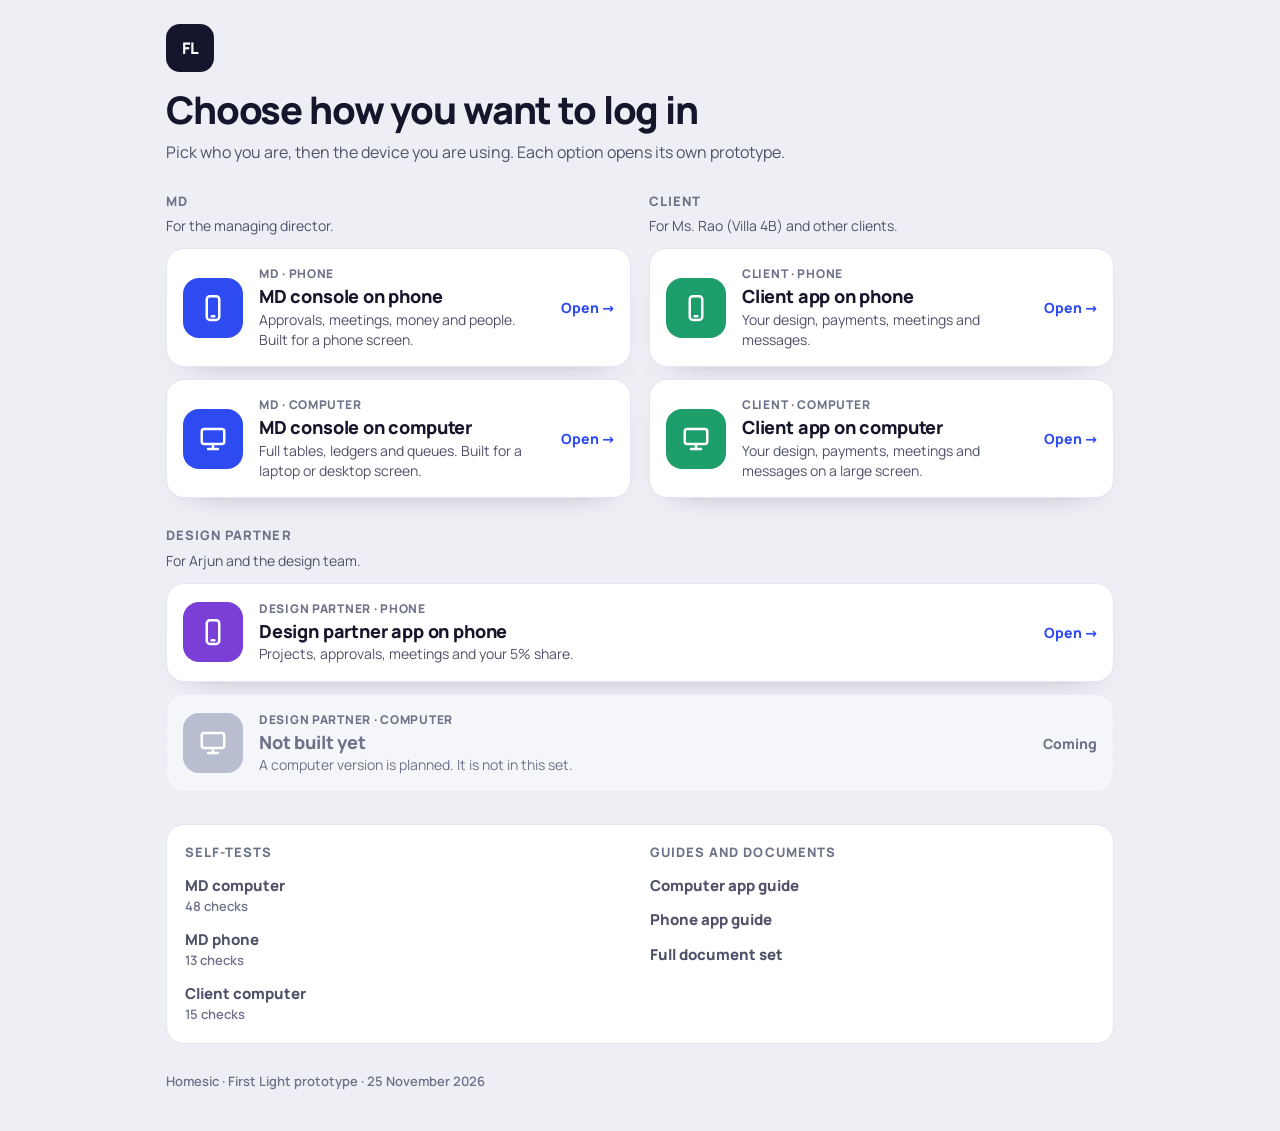
<file: index.html>
<!DOCTYPE html>
<html lang="en">
<head>
<meta charset="utf-8">
<meta name="viewport" content="width=device-width, initial-scale=1, viewport-fit=cover">
<title>First Light · choose how to log in</title>
<style>
  @font-face{font-family:"Manrope";src:url("prototype/md console mobile/fonts/Manrope-400.woff2") format("woff2");font-weight:400;font-display:swap}
  @font-face{font-family:"Manrope";src:url("prototype/md console mobile/fonts/Manrope-600.woff2") format("woff2");font-weight:600;font-display:swap}
  @font-face{font-family:"Manrope";src:url("prototype/md console mobile/fonts/Manrope-800.woff2") format("woff2");font-weight:800;font-display:swap}
  :root{--ink:#15162B;--ink2:#4F5268;--ink3:#6E7288;--line:#E3E5F0;--canvas:#EEEFF5;--cobalt:#2E4BF2;--coral:#F26A5B;--mint:#1E9E6A;--plum:#7A3FD6}
  *{box-sizing:border-box;margin:0;padding:0}
  html{-webkit-text-size-adjust:100%}
  body{min-height:100dvh;background:var(--canvas);color:var(--ink);font-family:"Manrope",system-ui,-apple-system,sans-serif;font-size:16px;line-height:1.5}
  main{width:100%;max-width:980px;margin:0 auto;padding:max(24px,env(safe-area-inset-top)) max(16px,env(safe-area-inset-right)) 40px max(16px,env(safe-area-inset-left))}
  .logo{display:inline-grid;place-items:center;width:48px;height:48px;border-radius:14px;background:var(--ink);color:#fff;font-weight:800;font-size:16px}
  h1{font-size:30px;font-weight:800;letter-spacing:-.03em;line-height:1.15;margin-top:16px}
  .sub{font-size:16px;color:var(--ink2);margin-top:8px}
  .group{margin-top:28px}
  .group h2{font-size:13px;font-weight:800;letter-spacing:.08em;text-transform:uppercase;color:var(--ink3);margin-bottom:4px}
  .group .who{font-size:14px;color:var(--ink2);margin-bottom:12px}
  .opts{display:grid;gap:12px}
  .opt{display:flex;align-items:center;gap:16px;background:#fff;border:1px solid var(--line);border-radius:18px;padding:16px;text-decoration:none;color:inherit;min-height:88px;box-shadow:0 14px 30px -26px rgba(21,22,43,.5)}
  .opt:active{transform:scale(.99)}
  .opt:hover{border-color:#C9CEE6}
  .ico{flex:0 0 auto;width:60px;height:60px;border-radius:16px;display:grid;place-items:center}
  .ico svg{width:30px;height:30px;stroke:#fff;fill:none;stroke-width:2;stroke-linecap:round;stroke-linejoin:round}
  .c-md{background:var(--cobalt)}
  .c-client{background:var(--mint)}
  .c-dp{background:var(--plum)}
  .c-off{background:#B9BDD0}
  .txt{flex:1;min-width:0;display:grid;gap:2px}
  .tag{font-size:12px;font-weight:800;letter-spacing:.06em;text-transform:uppercase;color:var(--ink3)}
  .title{font-size:18px;font-weight:800;letter-spacing:-.01em;line-height:1.25}
  .desc{font-size:14px;color:var(--ink2);line-height:1.45}
  .go{flex:0 0 auto;font-size:14px;font-weight:800;color:var(--cobalt);white-space:nowrap}
  .opt.off{background:#F5F6FA;border-style:dashed;cursor:default;box-shadow:none}
  .opt.off .title,.opt.off .desc{color:var(--ink3)}
  .opt.off .go{color:var(--ink3)}
  .extra{margin-top:32px;background:#fff;border:1px solid var(--line);border-radius:18px;padding:18px}
  .extra h3{font-size:13px;font-weight:800;letter-spacing:.08em;text-transform:uppercase;color:var(--ink3);margin-bottom:10px}
  .extra ul{list-style:none;display:grid;gap:10px}
  .extra a{color:var(--ink2);font-size:15px;font-weight:700;text-decoration:none}
  .extra a:hover{color:var(--cobalt)}
  .extra small{display:block;font-size:13px;color:var(--ink3);font-weight:600}
  footer{margin-top:28px;font-size:13px;color:var(--ink3);font-weight:600}
  @media (min-width: 760px){
    h1{font-size:38px}
    .groups{display:grid;grid-template-columns:1fr 1fr;gap:0 18px;align-items:start}
    .group.wide{grid-column:1/-1}
    .extra{display:grid;grid-template-columns:1fr 1fr;gap:20px}
  }
</style>
</head>
<body>
<main>
  <div class="logo">FL</div>
  <h1>Choose how you want to log in</h1>
  <p class="sub">Pick who you are, then the device you are using. Each option opens its own prototype.</p>

  <div class="groups">

    <section class="group">
      <h2>MD</h2>
      <p class="who">For the managing director.</p>
      <div class="opts">
        <a class="opt" href="prototype/md%20console%20mobile/m-app.html">
          <span class="ico c-md"><svg viewBox="0 0 24 24" aria-hidden="true"><rect x="7" y="2.5" width="10" height="19" rx="2.5"/><path d="M11 18.5h2"/></svg></span>
          <span class="txt"><span class="tag">MD · Phone</span><span class="title">MD console on phone</span><span class="desc">Approvals, meetings, money and people. Built for a phone screen.</span></span>
          <span class="go">Open →</span>
        </a>
        <a class="opt" href="prototype/md%20console%20Desktop/md-app.html">
          <span class="ico c-md"><svg viewBox="0 0 24 24" aria-hidden="true"><rect x="3" y="4" width="18" height="12" rx="2"/><path d="M8 20h8M12 16v4"/></svg></span>
          <span class="txt"><span class="tag">MD · Computer</span><span class="title">MD console on computer</span><span class="desc">Full tables, ledgers and queues. Built for a laptop or desktop screen.</span></span>
          <span class="go">Open →</span>
        </a>
      </div>
    </section>

    <section class="group">
      <h2>Client</h2>
      <p class="who">For Ms. Rao (Villa 4B) and other clients.</p>
      <div class="opts">
        <a class="opt" href="prototype/client-app-mobile/index.html">
          <span class="ico c-client"><svg viewBox="0 0 24 24" aria-hidden="true"><rect x="7" y="2.5" width="10" height="19" rx="2.5"/><path d="M11 18.5h2"/></svg></span>
          <span class="txt"><span class="tag">Client · Phone</span><span class="title">Client app on phone</span><span class="desc">Your design, payments, meetings and messages.</span></span>
          <span class="go">Open →</span>
        </a>
        <a class="opt" href="prototype/client-app-desktop/index.html">
          <span class="ico c-client"><svg viewBox="0 0 24 24" aria-hidden="true"><rect x="3" y="4" width="18" height="12" rx="2"/><path d="M8 20h8M12 16v4"/></svg></span>
          <span class="txt"><span class="tag">Client · Computer</span><span class="title">Client app on computer</span><span class="desc">Your design, payments, meetings and messages on a large screen.</span></span>
          <span class="go">Open →</span>
        </a>
      </div>
    </section>

    <section class="group wide">
      <h2>Design partner</h2>
      <p class="who">For Arjun and the design team.</p>
      <div class="opts">
        <a class="opt" href="prototype/design-partner-mobile/index.html">
          <span class="ico c-dp"><svg viewBox="0 0 24 24" aria-hidden="true"><rect x="7" y="2.5" width="10" height="19" rx="2.5"/><path d="M11 18.5h2"/></svg></span>
          <span class="txt"><span class="tag">Design partner · Phone</span><span class="title">Design partner app on phone</span><span class="desc">Projects, approvals, meetings and your 5% share.</span></span>
          <span class="go">Open →</span>
        </a>
        <div class="opt off" aria-disabled="true">
          <span class="ico c-off"><svg viewBox="0 0 24 24" aria-hidden="true"><rect x="3" y="4" width="18" height="12" rx="2"/><path d="M8 20h8M12 16v4"/></svg></span>
          <span class="txt"><span class="tag">Design partner · Computer</span><span class="title">Not built yet</span><span class="desc">A computer version is planned. It is not in this set.</span></span>
          <span class="go">Coming</span>
        </div>
      </div>
    </section>

  </div>

  <section class="extra">
    <div>
      <h3>Self-tests</h3>
      <ul>
        <li><a href="prototype/md%20console%20Desktop/md-app.html?selftest=1">MD computer <small>48 checks</small></a></li>
        <li><a href="prototype/md%20console%20mobile/m-app.html?selftest=1">MD phone <small>13 checks</small></a></li>
        <li><a href="prototype/client-app-desktop/index.html?selftest=1">Client computer <small>15 checks</small></a></li>
      </ul>
    </div>
    <div>
      <h3>Guides and documents</h3>
      <ul>
        <li><a href="https://github.com/araryankumar29/blue-light-first-light-docs/blob/main/DESKTOP_APP_GUIDE.md">Computer app guide</a></li>
        <li><a href="https://github.com/araryankumar29/blue-light-first-light-docs/blob/main/MOBILE_APP_GUIDE.md">Phone app guide</a></li>
        <li><a href="https://github.com/araryankumar29/blue-light-first-light-docs">Full document set</a></li>
      </ul>
    </div>
  </section>

  <footer>Homesic · First Light prototype · 25 November 2026</footer>
</main>
</body>
</html>
</file>
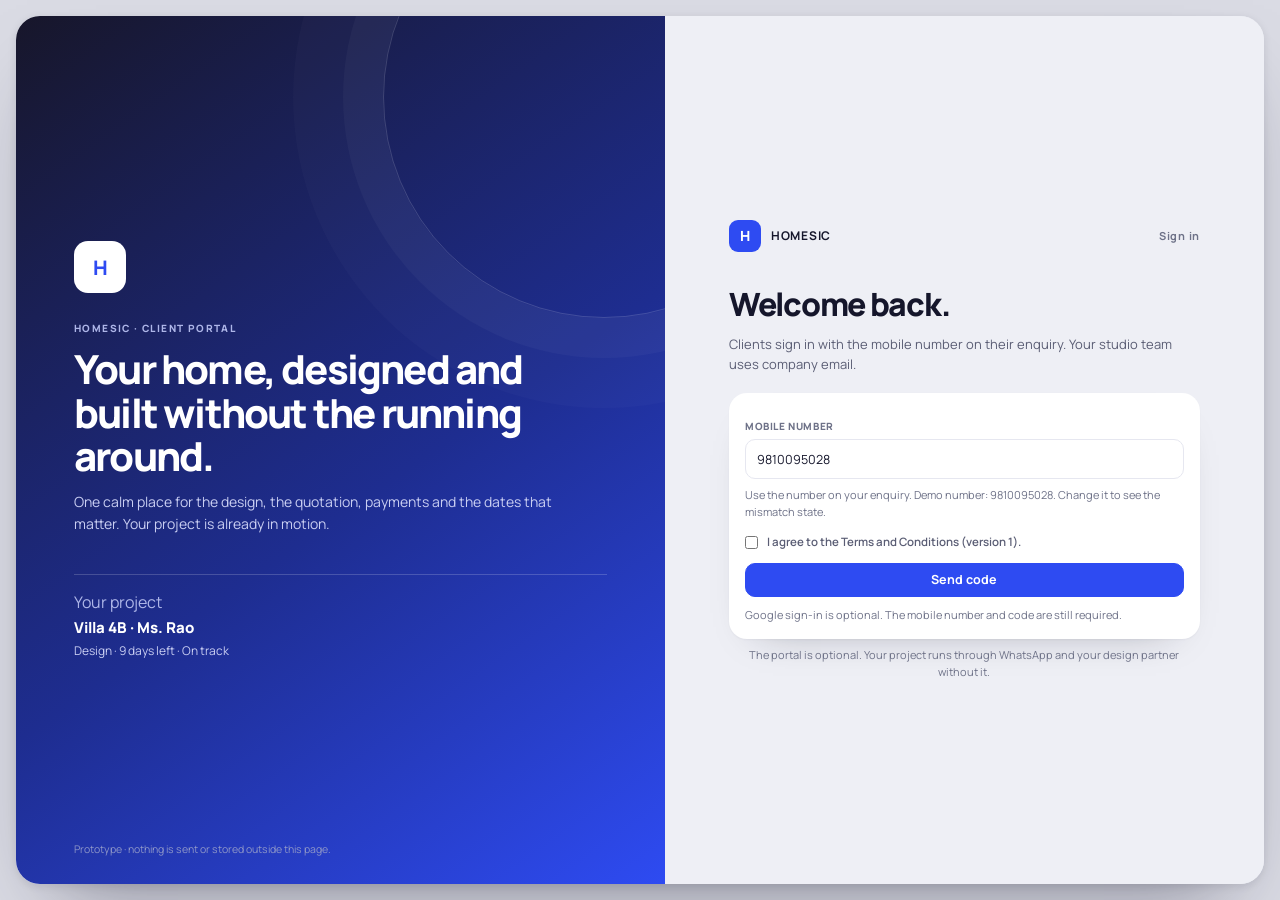
<file: prototype/client-app-desktop/index.html>
<!doctype html>
<html lang="en">
<head>
<meta charset="utf-8">
<meta name="viewport" content="width=device-width, initial-scale=1">
<title>First Light · Client portal</title>
<link rel="stylesheet" href="app.css">
</head>
<body>
<div class="app" id="app"></div>
<script src="data.js"></script>
<script src="app.js"></script>
<script>
window.addEventListener('error', e => {
  const bar=document.createElement('div');
  bar.className='err';
  bar.textContent='JS error: '+e.message+' ('+(e.filename||'').split('/').pop()+':'+e.lineno+')';
  document.body.prepend(bar);
});
</script>
</body>
</html>
</file>
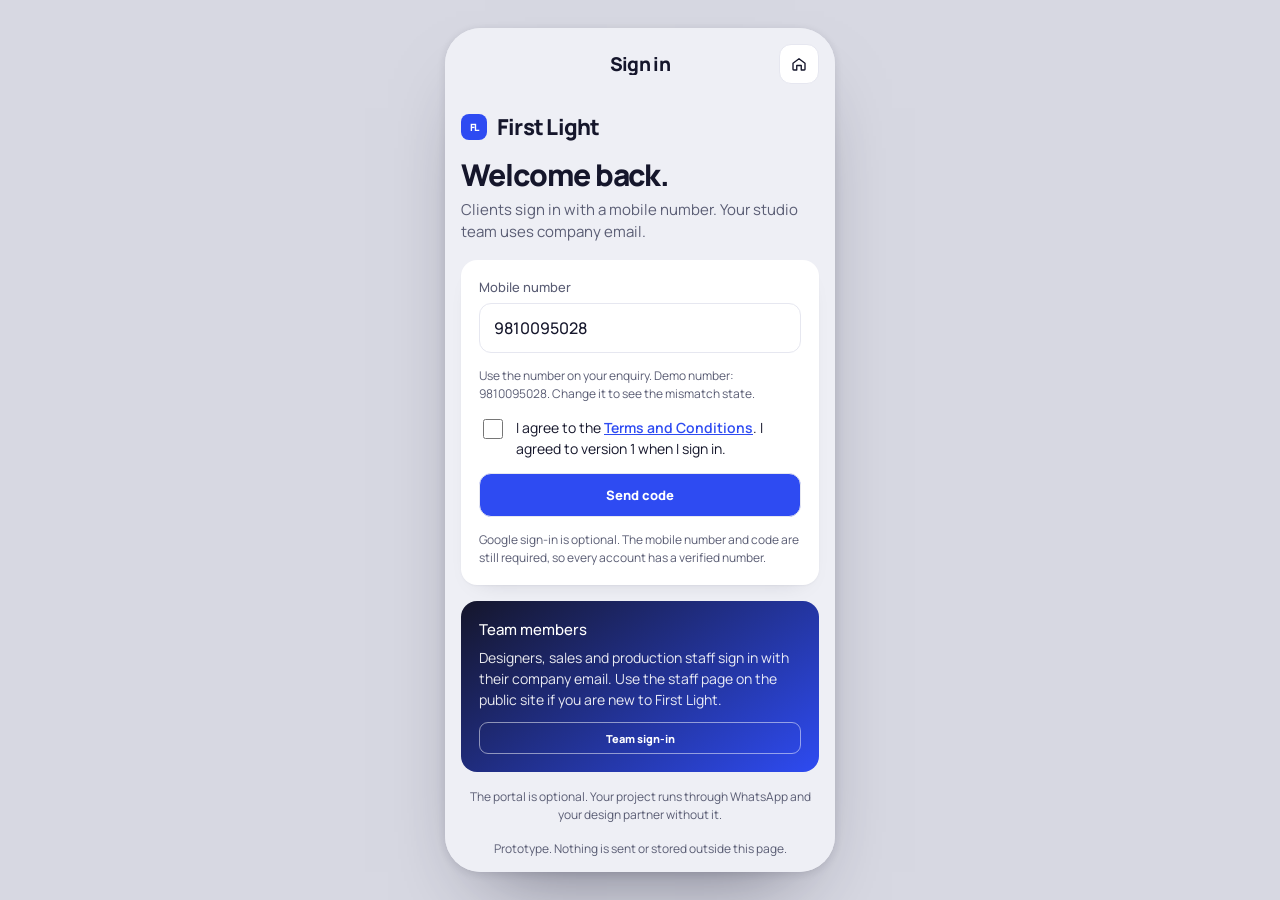
<file: prototype/client-app-mobile/index.html>
<!doctype html>
<html lang="en">
<head>
<meta charset="utf-8">
<title>First Light Client Prototype</title>
<meta name="viewport" content="width=device-width, initial-scale=1, viewport-fit=cover">
<meta name="claude:viewport-fit-sides" content="cover">
<style>
@font-face{font-family:"Manrope";src:url("fonts/Manrope-400.woff2") format("woff2");font-weight:400;font-display:block}
@font-face{font-family:"Manrope";src:url("fonts/Manrope-500.woff2") format("woff2");font-weight:500;font-display:block}
@font-face{font-family:"Manrope";src:url("fonts/Manrope-600.woff2") format("woff2");font-weight:600;font-display:block}
@font-face{font-family:"Manrope";src:url("fonts/Manrope-700.woff2") format("woff2");font-weight:700;font-display:block}
@font-face{font-family:"Manrope";src:url("fonts/Manrope-800.woff2") format("woff2");font-weight:800;font-display:block}
:root{
  --bg:#EEEFF5; --card:#FFFFFF; --ink:#15162B; --mut:#5A5D74; --line:#E6E7F0;
  --slate:#2E4BF2; --slate-2:#1E36D6; --blush:#FDE9E6; --peach:#E7EAFE; --sun:#FBF0D8; --mint:#1F9D6B; --sky:#DCE6FB; --grape:#B9B3F2; --lemon:#FBF0D8; --rose:#FDE9E6;
  --green:#1F9D6B; --amber:#C98A14; --red:#F26A5B; --on-accent:#FFFFFF;
  --cobalt:#2E4BF2; --coral:#F26A5B; --rail:#17162A;
  --cobalt-soft:#E7EAFE; --coral-soft:#FDE9E6; --coral-ink:#A03427;
  --mint:#1F9D6B; --mint-soft:#E3F5EC; --mint-ink:#146B49;
  --amber:#C98A14; --amber-soft:#FBF0D8; --amber-ink:#7A510E;
  --serif:"Manrope",system-ui,sans-serif;
  --sans:"Manrope",system-ui,sans-serif;
  color-scheme:light;
}
@media (prefers-color-scheme: dark){
  :root:not([data-theme="light"]){
    --bg:#17162A; --card:#17162A; --ink:#EEEFF5; --mut:#9C9DB5; --line:rgba(244,239,233,.12);
    --slate:#4E8BAD; --slate-2:#1E3A48; --sun:#2A2A44; color-scheme:dark;
  }
}
:root[data-theme="dark"]{
  --bg:#17162A; --card:#17162A; --ink:#EEEFF5; --mut:#9C9DB5; --line:rgba(244,239,233,.12);
  --slate:#4E8BAD; --slate-2:#1E3A48; --sun:#2A2A44; color-scheme:dark;
}
*{box-sizing:border-box}
html,body{margin:0;height:100%}
body{background:linear-gradient(160deg,#EEEFF5 0%,#DCE6FB 50%,#FFD3E1 100%);color:var(--ink);font:400 15px/1.5 var(--sans);
  padding-left:max(0px,env(safe-area-inset-left,0px));padding-right:max(0px,env(safe-area-inset-right,0px));
  display:flex;align-items:center;justify-content:center;min-height:100vh;overflow:hidden}
@media (prefers-color-scheme: dark){ body:not([data-theme="light"]){background:linear-gradient(160deg,#0E151C 0%,#1A2A36 60%,#3A2A2A 100%)} }
body[data-theme="dark"]{background:linear-gradient(160deg,#0E151C 0%,#1A2A36 60%,#3A2A2A 100%)}
button,input,select{font:inherit;color:inherit}
button{cursor:pointer}
:focus-visible{outline:2px solid var(--slate);outline-offset:2px;border-radius:6px}
h1,h2,h3{font-family:var(--serif);font-weight:500;margin:0;line-height:1.15;text-wrap:balance}
p{margin:0;text-wrap:pretty}

/* device */
.device{width:min(100vw,400px);height:min(100dvh,860px);background:var(--bg);border-radius:0;position:relative;overflow:hidden;display:flex;flex-direction:column}
@media (min-width:520px){ .device{border-radius:36px;box-shadow:0 30px 80px -20px rgba(31,42,54,.45),0 0 0 10px #15162B;height:min(calc(100dvh - 40px),844px)} }
.screen{flex:1;overflow-y:auto;overflow-x:hidden;padding:calc(env(safe-area-inset-top,0px) + 8px) max(16px,env(safe-area-inset-right,0px)) 96px max(16px,env(safe-area-inset-left,0px));scroll-behavior:smooth;-webkit-overflow-scrolling:touch}
.screen.noscroll{padding-bottom:16px}

/* top bar */
.bar{display:flex;align-items:center;justify-content:space-between;gap:10px;min-height:44px;margin-bottom:10px}
.bar h2{font-size:19px;text-align:center;flex:1;min-width:0;white-space:nowrap;overflow:hidden;text-overflow:ellipsis}
.ibtn{width:40px;height:40px;border-radius:12px;border:1px solid var(--line);background:var(--card);display:grid;place-items:center;flex:none;transition:transform .15s}
.ibtn:active{transform:scale(.95)}
.ibtn svg{width:18px;height:18px;stroke:var(--ink);fill:none;stroke-width:1.8;stroke-linecap:round;stroke-linejoin:round}
.spacer{width:40px;flex:none}

/* tab bar */
.tabs{position:absolute;left:0;right:0;bottom:0;padding:8px max(10px,env(safe-area-inset-right,0px)) calc(env(safe-area-inset-bottom,0px) + 8px) max(10px,env(safe-area-inset-left,0px));background:var(--card);border-top:1px solid var(--line);display:grid;grid-template-columns:repeat(5,1fr);gap:4px}
.tabs button{border:0;background:none;padding:6px 2px;border-radius:12px;display:flex;flex-direction:column;align-items:center;gap:3px;color:var(--mut);font:500 11px var(--sans);transition:background .2s,color .2s}
.tabs button svg{width:22px;height:22px;stroke:currentColor;fill:none;stroke-width:1.8;stroke-linecap:round;stroke-linejoin:round}
.tabs button[aria-current="page"]{color:var(--slate);background:color-mix(in srgb,var(--slate) 14%,transparent)}

/* cards and rows */
.card{background:var(--card);border-radius:16px;padding:16px;box-shadow:0 1px 0 var(--line),0 12px 28px -22px rgba(31,42,54,.35)}
.card + .card{margin-top:12px}
.row{display:flex;align-items:center;justify-content:space-between;gap:12px;padding:12px 0;border-bottom:1px solid var(--line)}
.row:last-child{border-bottom:0}
.lbl{font:500 11px/1 var(--sans);letter-spacing:.1em;text-transform:uppercase;color:var(--mut)}
.muted{color:var(--mut)}
.num{font-variant-numeric:tabular-nums;font-weight:600}
.sec{display:flex;align-items:baseline;justify-content:space-between;margin:22px 0 10px}
.sec a,.sec button.link{font:500 13px var(--sans);color:var(--slate);background:none;border:0;padding:0;text-decoration:underline;text-underline-offset:3px}
.pill{display:inline-flex;align-items:center;gap:6px;padding:5px 10px;border-radius:999px;font:500 12px/1 var(--sans);background:var(--sun);color:var(--ink);white-space:nowrap}
.pill i{width:8px;height:8px;border-radius:50%;display:inline-block}
.g{background:#3F9E6B}.a{background:#E0A526}.r{background:#F26A5B}.s{background:var(--slate)}
.chips{display:flex;gap:8px;overflow:visible;flex-wrap:wrap;padding:2px 0 6px;scrollbar-width:none}
.chips::-webkit-scrollbar{display:none}
.chip{flex:none;padding:9px 14px;border-radius:999px;border:1px solid var(--line);background:var(--card);font:500 13px var(--sans);transition:background .2s,color .2s,border-color .2s}
.chip[aria-pressed="true"],.chip.on{background:var(--ink);color:var(--bg);border-color:var(--ink)}
.btn{display:flex;align-items:center;justify-content:center;gap:8px;width:100%;padding:14px 16px;border-radius:12px;border:1px solid transparent;text-decoration:none;text-align:center;font:500 15px var(--sans);transition:transform .15s,background .2s,opacity .2s}
.btn:active{transform:translateY(1px)}
.btn:disabled{opacity:.45;cursor:not-allowed}
.btn-pri{background:var(--blush);color:var(--on-accent)}
.btn-dark{background:var(--ink);color:var(--bg)}
.btn-line{background:transparent;border-color:var(--line);color:var(--ink)}
.btn-sm{width:auto;padding:9px 14px;font-size:13px;border-radius:10px}
.btn-row{display:flex;gap:10px}
.btn-row>*{flex:1}
input.field,select.field,textarea.field{width:100%;padding:13px 14px;border-radius:12px;border:1px solid var(--line);background:var(--card);font:500 16px var(--sans);color:var(--ink);min-width:0}
input.field:focus,textarea.field:focus,select.field:focus{outline:2px solid var(--slate);outline-offset:1px;border-color:transparent}
label.fl{display:grid;gap:7px;font:500 13px var(--sans);color:var(--mut)}
.hint{font-size:12px;color:var(--mut)}
.err{color:var(--red);font:500 13px var(--sans);min-height:1.3em}
.ok{color:var(--green);font:500 13px var(--sans)}
.check{display:flex;gap:10px;align-items:flex-start;font-size:14px}
.check input{width:20px;height:20px;margin-top:2px;accent-color:var(--slate);flex:none}
a.textlink{color:var(--slate);font-weight:600}

/* hero and illustrations */
.hero{position:relative;border-radius:20px;overflow:hidden;min-height:210px;color:#fff;background:var(--slate);isolation:isolate}
.hero-art{position:absolute;inset:0;border-radius:20px;overflow:hidden}
.hero-art svg{width:100%;height:100%;display:block}
svg{max-width:100%}
.hero .cap{position:absolute;left:14px;right:14px;bottom:12px;display:flex;justify-content:space-between;align-items:end;gap:10px;font:500 13px var(--sans)}
.hero .cap b{font:500 16px var(--serif);display:block}
.dots{display:flex;gap:6px}
.dots i{width:7px;height:7px;border-radius:50%;background:rgba(255,255,255,.45);display:inline-block;transition:width .3s,background .3s}
.dots i.on{width:20px;border-radius:4px;background:#fff}
.thumb{height:120px;border-radius:14px;overflow:hidden;position:relative;flex:none}
.thumb svg{width:100%;height:100%;display:block}
.thumb .tag{position:absolute;left:8px;bottom:8px;background:rgba(255,255,255,.9);color:#15162B;padding:4px 8px;border-radius:8px;font:500 11px var(--sans)}

/* stages */
.stages{display:flex;gap:10px;overflow-x:auto;padding:4px 2px 10px;scrollbar-width:none;scroll-snap-type:x mandatory}
.stages::-webkit-scrollbar{display:none}
.stg{flex:none;width:118px;scroll-snap-align:start;background:var(--card);border-radius:14px;padding:12px;border:1px solid var(--line);text-align:left;color:var(--ink);transition:transform .2s}
.stg:active{transform:scale(.97)}
.stg small{display:block;color:var(--mut);font-size:11px;margin-top:4px}
.stg.done{opacity:.9}
.stg.now{background:var(--ink);color:var(--bg);border-color:var(--ink)}
.stg.now small{color:color-mix(in srgb,var(--bg) 75%,transparent)}
.stg.next{border-style:dashed;color:var(--mut)}
.stg b{font:500 14px var(--sans)}
.stg .tick{width:22px;height:22px;border-radius:50%;background:var(--green);color:#fff;display:grid;place-items:center;font-size:12px;margin-bottom:8px}

/* payments */
.owed{background:linear-gradient(135deg,var(--slate),var(--slate-2));color:#fff;border-radius:18px;padding:18px}
.owed .big{font:500 34px/1.1 var(--sans);font-variant-numeric:tabular-nums;margin-top:6px}
.bars{display:flex;height:14px;border-radius:999px;overflow:hidden;background:var(--line);margin-top:14px}
.bars i{display:block;height:100%}
.split{display:grid;gap:8px;margin-top:10px}
.split div{display:flex;justify-content:space-between;align-items:center;font-size:14px;gap:8px}
.gridicons{display:grid;grid-template-columns:repeat(4,1fr);gap:8px}
.gridicons button{border:1px solid var(--line);background:var(--card);border-radius:14px;padding:12px 4px;display:grid;justify-items:center;gap:6px;font:500 12px var(--sans);color:var(--ink)}
.gridicons svg{width:22px;height:22px;stroke:var(--slate);fill:none;stroke-width:1.8;stroke-linecap:round;stroke-linejoin:round}

/* sheets */
.scrim{position:absolute;inset:0;background:rgba(20,28,37,.42);z-index:20;animation:fadeIn .25s ease both}
.sheet{position:absolute;left:0;right:0;bottom:0;max-height:88%;overflow-y:auto;background:var(--bg);border-radius:22px 22px 0 0;padding:10px 16px calc(env(safe-area-inset-bottom,0px) + 18px);z-index:21;animation:up .32s cubic-bezier(.2,.7,.2,1) both;box-shadow:0 -20px 50px -20px rgba(0,0,0,.35)}
.sheet.still{animation:none}
.sheet .grab{width:44px;height:5px;border-radius:3px;background:var(--line);margin:4px auto 12px}
.sheet .x{position:absolute;right:12px;top:14px}
@keyframes up{from{transform:translateY(40px);opacity:0}to{transform:none;opacity:1}}
@keyframes fadeIn{from{opacity:0}to{opacity:1}}
.viewer{position:absolute;inset:0;background:#0E151C;z-index:30;display:flex;flex-direction:column;color:#fff;animation:fadeIn .25s ease both}
.viewer .vbar{display:flex;justify-content:space-between;align-items:center;padding:14px 16px;gap:8px}
.viewer .stageimg{flex:1;display:grid;place-items:center;padding:12px}
.viewer .stageimg svg{width:100%;max-height:100%;border-radius:16px}
.viewer .vfoot{display:flex;justify-content:space-between;align-items:center;padding:14px 16px 24px;font-size:14px}

/* toast */
.toast{position:absolute;left:50%;bottom:92px;transform:translateX(-50%);background:var(--ink);color:var(--bg);padding:11px 16px;border-radius:12px;font:500 14px var(--sans);z-index:40;box-shadow:0 12px 30px -10px rgba(0,0,0,.4);max-width:88%;text-align:center;animation:toastin .3s ease both}
@keyframes toastin{from{opacity:0;transform:translate(-50%,8px)}to{opacity:1;transform:translate(-50%,0)}}

/* screen transition */
.enter{animation:enter .38s cubic-bezier(.2,.7,.2,1) both}
@keyframes enter{from{opacity:0;transform:translateX(14px)}to{opacity:1;transform:none}}

/* sign-in */
.auth{min-height:100%;display:flex;flex-direction:column;gap:18px;padding-top:6px}
.brandmark{font:500 22px var(--serif);display:flex;align-items:center;gap:10px}
.brandmark i{width:20px;height:20px;border-radius:50%;background:linear-gradient(135deg,var(--blush),var(--peach));display:inline-block}
.otpbox{display:grid;grid-template-columns:repeat(6,1fr);gap:8px}
.otpbox input{text-align:center;font:500 22px var(--sans);padding:12px 0;font-variant-numeric:tabular-nums}
.aside{background:linear-gradient(145deg,var(--slate),var(--slate-2));color:#fff;border-radius:18px;padding:18px;position:relative;overflow:hidden}
.aside p{opacity:.9;font-size:14px;margin-top:6px}

/* messages */
.msg{max-width:82%;padding:10px 12px;border-radius:14px;font-size:14px;line-height:1.45;background:var(--card);box-shadow:0 1px 0 var(--line)}
.msg.me{margin-left:auto;background:var(--slate);color:#fff}
.msg small{display:block;font-size:11px;opacity:.7;margin-bottom:2px}
.thread{display:flex;flex-direction:column;gap:8px}
.composer{position:absolute;left:0;right:0;bottom:70px;background:var(--card);border-top:1px solid var(--line);padding:10px 12px calc(env(safe-area-inset-bottom,0px) + 10px);display:flex;gap:8px;z-index:6}
.composer input{flex:1}
.avatar{width:44px;height:44px;border-radius:50%;display:grid;place-items:center;font:500 16px var(--serif);color:var(--ink);flex:none}

/* catalogue */
.item{background:var(--card);border-radius:16px;overflow:hidden;box-shadow:0 1px 0 var(--line);text-align:left;color:var(--ink);padding:0;display:grid;grid-template-columns:110px 1fr;transition:transform .2s;border:0;width:100%}
.item:active{transform:scale(.99)}
.item .pic{min-height:104px}
.item .pic svg{width:100%;height:100%;display:block}
.item .txt{padding:12px 14px;display:grid;gap:4px;align-content:center;min-width:0}
.item .txt b{font:500 15px var(--sans)}
.item .txt span{font-size:13px;color:var(--mut)}
.grid2{display:grid;gap:12px}
.hscroll{display:flex;gap:12px;overflow-x:auto;padding-bottom:4px;scrollbar-width:none;scroll-snap-type:x mandatory}
.hscroll::-webkit-scrollbar{display:none}
.hcard{flex:none;width:200px;background:var(--card);border-radius:16px;overflow:hidden;box-shadow:0 1px 0 var(--line);text-align:left;border:0;padding:0;color:var(--ink);scroll-snap-align:start}
.hcard .thumb{height:132px;border-radius:0}
.hcard .body{padding:10px 12px}
.hcard b{display:block;font:500 14px var(--sans)}
.hcard span{font-size:12px;color:var(--mut)}

/* designs */
.rgrid{display:grid;grid-template-columns:1fr 1fr;gap:10px}
.rgrid button{border:0;padding:0;background:none;border-radius:14px;overflow:hidden;position:relative;text-align:left;color:var(--ink)}
.rgrid button.wide{grid-column:span 2}
.rgrid button .thumb{height:140px}
.rgrid button.wide .thumb{height:170px}
.vchips{display:flex;gap:8px;overflow-x:auto;scrollbar-width:none;padding-bottom:4px}
.vchips::-webkit-scrollbar{display:none}

/* site */
.site .hero-site{position:relative;border-radius:24px;overflow:hidden;background:linear-gradient(150deg,var(--slate),#1E36D6 55%,var(--peach));color:#fff;padding:22px 20px 20px;min-height:360px;display:flex;flex-direction:column;justify-content:flex-end}
.site .obj{position:absolute;right:-70px;top:-24px;width:190px;height:190px;transition:transform .6s cubic-bezier(.2,.7,.2,1)}
.site .obj:hover,.site .obj.tilt{transform:rotate(12deg) scale(1.06)}
.site .float{animation:floaty 6s ease-in-out infinite}
@keyframes floaty{0%,100%{transform:translateY(0)}50%{transform:translateY(-10px)}}
.site .hero-site h1{font-size:34px}
.site .hero-site p{opacity:.92;margin-top:10px;font-size:15px}
.choices{display:grid;gap:10px;margin-top:14px}
.choice{display:flex;justify-content:space-between;align-items:center;gap:12px;padding:16px;border-radius:16px;background:var(--card);border:0;text-align:left;color:var(--ink);box-shadow:0 1px 0 var(--line);transition:transform .2s}
.choice:active{transform:scale(.99)}
.choice b{font:500 15px var(--sans);display:block}
.choice span{font-size:13px;color:var(--mut)}
.choice .go{width:34px;height:34px;border-radius:50%;background:var(--sun);display:grid;place-items:center;flex:none;font-size:16px}
input[type=range]{width:100%;accent-color:var(--slate)}

/* timeline */
.tl{position:relative;padding-left:26px;display:grid;gap:16px;margin-top:6px}
.tl::before{content:"";position:absolute;left:8px;top:6px;bottom:6px;width:2px;background:var(--line)}
.tl>div{position:relative}
.tl>div::before{content:"";position:absolute;left:-23px;top:4px;width:12px;height:12px;border-radius:50%;background:var(--card);border:2px solid var(--slate)}
.tl>div.done::before{background:var(--green);border-color:var(--green)}
.tl>div.now::before{background:var(--amber);border-color:var(--amber)}
.tl b{display:block;font:500 14px var(--sans)}
.tl span{font-size:13px;color:var(--mut)}

/* spinner pulse for "waiting" */
.pulse{animation:pulse 1.8s ease-in-out infinite}
@keyframes pulse{0%,100%{opacity:1}50%{opacity:.45}}

@media (prefers-reduced-motion:reduce){*,*::before,*::after{animation:none!important;transition:none!important}}

b{font-weight:500}
h1,h2,h3{font-weight:400}
.curstage{position:relative;border-radius:22px;overflow:hidden;color:#fff;background:linear-gradient(135deg,#2E4BF2,#F26A5B 55%,#B9B3F2);padding:18px;box-shadow:0 18px 36px -18px rgba(255,111,145,.7)}
.curstage .ttl{font:400 28px/1.1 var(--serif);margin-top:6px}
.curstage .meta{font-size:13px;opacity:.95;margin-top:6px}
.curstage .bar2{height:10px;border-radius:999px;background:rgba(255,255,255,.35);margin-top:14px;overflow:hidden}
.curstage .bar2 i{display:block;height:100%;width:var(--w,50%);background:#C98A14;border-radius:999px}
.curstage .pic{position:absolute;right:-14px;top:-14px;width:120px;height:120px;opacity:.95}
.curstage .go{margin-top:14px;display:inline-flex;gap:8px;background:#fff;color:var(--ink);border:0;border-radius:999px;padding:10px 16px;font:500 14px var(--sans)}
.stgico{width:44px;height:44px;border-radius:14px;display:grid;place-items:center;margin-bottom:10px}
.stgico svg{width:24px;height:24px;stroke:#fff;fill:none;stroke-width:2;stroke-linecap:round;stroke-linejoin:round}
.stage-hero-art{border-radius:18px;overflow:hidden;height:150px}
.stage-hero-art svg{width:100%;height:100%;display:block}
.calgrid{display:grid;grid-template-columns:repeat(7,1fr);gap:6px;text-align:center}
.calgrid .dow{font:500 11px var(--sans);color:var(--mut);padding:4px 0}
.calgrid button{aspect-ratio:1;border:0;border-radius:12px;background:transparent;font:500 14px var(--sans);color:var(--ink);display:grid;place-items:center;padding:0}
.calgrid button:disabled{color:var(--mut);opacity:.35;cursor:not-allowed}
.calgrid button[aria-pressed="true"]{background:var(--slate);color:#fff}
.calgrid button.today{box-shadow:inset 0 0 0 2px var(--slate)}
.ampm{display:grid;grid-template-columns:1fr 1fr;gap:8px;background:var(--bg);padding:4px;border-radius:12px}
.ampm button{border:0;border-radius:9px;padding:10px;background:transparent;font:500 14px var(--sans);color:var(--mut)}
.ampm button[aria-pressed="true"]{background:var(--slate);color:#fff}
.clockwrap{display:grid;place-items:center}
.clockwrap svg{width:min(250px,78vw);height:auto;display:block}
.clock-num{cursor:pointer}
.clock-num circle{fill:var(--card);stroke:var(--line);stroke-width:1.5;transition:fill .2s}
.clock-num text{font:500 16px var(--sans);fill:var(--ink);pointer-events:none}
.clock-num.on circle{fill:var(--slate);stroke:var(--slate)}
.clock-num.on text{fill:#fff}
a.tel{text-decoration:none}

.topbar{display:none;align-items:center;justify-content:space-between;gap:8px;padding:calc(env(safe-area-inset-top,0px) + 10px) 14px 10px;background:var(--card);border-bottom:1px solid var(--line);flex:none}
.topbar.on{display:flex}
.logo{display:flex;align-items:center;gap:10px;font:600 14px var(--sans);letter-spacing:.08em;min-width:0}
.logo .mk{width:34px;height:34px;border-radius:11px;background:linear-gradient(135deg,#2E4BF2,#F26A5B 60%,#B9B3F2);display:grid;place-items:center;color:#fff;font:400 18px var(--serif);flex:none}
.topicons{display:flex;gap:8px;flex:none}
.fico{width:46px;height:46px;border-radius:15px;display:grid;place-items:center;flex:none}
.fico svg{width:22px;height:22px;stroke:#fff;fill:none;stroke-width:2;stroke-linecap:round;stroke-linejoin:round}
.fileRow{display:grid;grid-template-columns:1fr auto;gap:10px;align-items:center;padding:12px;background:var(--card);border-radius:16px;box-shadow:0 1px 0 var(--line);margin-bottom:10px}
.tagcat{display:inline-block;margin-top:4px;padding:3px 9px;border-radius:999px;font:500 11px var(--sans);color:#fff}
.dlbtn{width:38px;height:38px;border-radius:50%;border:0;background:var(--sun);display:grid;place-items:center;flex:none}
.dlbtn svg{width:18px;height:18px;stroke:var(--ink);fill:none;stroke-width:2;stroke-linecap:round;stroke-linejoin:round}
.rdl,.rgrid button.rdl{position:absolute;right:8px;top:8px;width:34px;height:34px;border-radius:50%;border:0;background:rgba(255,255,255,.92);display:grid;place-items:center;z-index:2}
.rdl svg{width:16px;height:16px;stroke:var(--ink);fill:none;stroke-width:2;stroke-linecap:round;stroke-linejoin:round}
.wa{display:inline-flex;align-items:center;gap:8px;background:#25D366;color:#fff;border-radius:12px;padding:12px 14px;font:500 14px var(--sans);text-decoration:none;justify-content:center}
.wa svg{width:18px;height:18px;fill:#fff}
.sechd{display:flex;justify-content:space-between;align-items:baseline;margin:20px 0 10px}
.doc{background:var(--card);border:1px solid var(--line);border-radius:16px;padding:18px}
.doc-head{display:flex;justify-content:space-between;align-items:flex-start;gap:12px;border-bottom:1px solid var(--line);padding-bottom:12px}
.doc-brand{font:600 13px var(--sans);letter-spacing:.14em}
.doc-meta{font-size:10px;color:var(--mut);line-height:1.6;margin-top:4px}
.doc-to{display:grid;gap:2px;margin:14px 0;font-size:13px}
.doc-to b{font:500 15px var(--sans)}
.doc-to span:last-child{color:var(--mut);font-size:12px}
.doc-table{border-top:1px solid var(--line)}
.doc-table div{display:flex;justify-content:space-between;gap:12px;padding:10px 0;border-bottom:1px solid var(--line);font-size:13px}
.doc-table b{font-weight:600;white-space:nowrap}
.doc-total{display:flex;justify-content:space-between;align-items:baseline;gap:12px;padding:12px 0;border-bottom:1px solid var(--line);font:500 15px var(--sans)}
.doc-total b{font-size:22px;font-variant-numeric:tabular-nums}
.doc-note{font-size:11px;color:var(--mut);line-height:1.5;margin-top:12px}
.searchico svg{fill:none;stroke:var(--mut);stroke-width:1.8;width:18px;height:18px}

/* ===== MD console visual language ===== */
body{background:#D7D8E2;font:400 15px/1.5 var(--sans);display:grid;place-items:center;min-height:100dvh;padding:16px}
.device{width:min(100vw,390px);height:min(100dvh,844px);background:var(--bg);border-radius:0;box-shadow:none}
@media (min-width:520px){
  .device{width:390px;height:min(calc(100dvh - 32px),844px);border-radius:36px;
    box-shadow:0 40px 80px -40px rgba(21,22,43,.55),0 2px 8px rgba(21,22,43,.12)}
}
@media (max-width:480px){
  body{display:block;padding:0}
  .device{width:100vw;height:100dvh;border-radius:0;box-shadow:none}
}
.screen{padding:calc(env(safe-area-inset-top,0px) + 8px) max(16px,env(safe-area-inset-right,0px)) 96px max(16px,env(safe-area-inset-left,0px));background:var(--bg)}
h1,h2,h3,.hero-site h1,.hero .cap b,.doc-total b,.brandmark,.bar h2{font-family:var(--sans)!important;font-weight:800!important;letter-spacing:-.035em!important}
h1{font-size:30px;line-height:1.15}
h2{font-size:20px;line-height:1.2}
.hero-site h1{font-size:32px;line-height:1.12}
.lbl,.sec .lbl,.site .lbl{font:800 9.5px/1 var(--sans);letter-spacing:.08em;color:var(--mut)}
.sec{margin:18px 0 9px}
.pill{font:800 9.5px/1 var(--sans);padding:3px 8px;background:#F1F2F8;color:var(--ink2)}
.chips{gap:7px;padding:2px 0 10px}
.chip{height:30px;padding:0 12px;font:800 11px var(--sans);color:var(--ink2);background:var(--card);border-color:var(--line)}
.chip[aria-pressed="true"],.chip.on{background:var(--ink);border-color:var(--ink);color:#fff}
.topbar{height:62px;padding:calc(env(safe-area-inset-top,0px) + 10px) 14px 10px;background:rgba(238,239,245,.94);
  border-bottom:1px solid var(--line);backdrop-filter:blur(10px)}
.logo{font:800 13px var(--sans);letter-spacing:.06em;color:var(--ink)}
.logo .mk{width:32px;height:32px;border-radius:10px;background:var(--cobalt);color:#fff;font:800 15px var(--sans)}
.tabs{height:76px;padding:8px 4px 14px;background:rgba(255,255,255,.96);border-top:1px solid var(--line);backdrop-filter:blur(12px)}
.tabs button{font:700 9px var(--sans);color:var(--mut);gap:4px;border-radius:0;background:none}
.tabs button[aria-current="page"]{color:var(--cobalt);background:none}
.btn{height:44px;border-radius:12px;font:800 13px var(--sans);background:var(--card);border:1px solid var(--line);color:var(--ink);padding:0 16px}
.btn-pri{background:var(--cobalt);color:#fff}
.btn-dark{background:var(--cobalt);color:#fff}
.btn-line{background:#fff;border-color:var(--line);color:var(--ink)}
.btn-sm{height:32px;padding:0 11px;font-size:11px;border-radius:9px}
.btn-row{gap:8px}
.card{background:var(--card);border-radius:16px;padding:14px;border:0;
  box-shadow:0 1px 2px rgba(21,22,43,.04),0 10px 24px -18px rgba(21,22,43,.22)}
.owed{background:linear-gradient(135deg,var(--rail),#24224A);border-radius:16px;padding:16px}
.owed .big{font:800 30px/1.1 var(--sans)}
.gridicons button{border-radius:14px;border-color:var(--line);background:var(--card);font:800 10.5px var(--sans);color:var(--ink2)}
.gridicons svg{stroke:var(--cobalt)}
.stg{border-radius:14px;box-shadow:0 1px 2px rgba(21,22,43,.04)}
.stg.now{background:var(--ink);border-color:var(--ink);color:#fff}
.stg b{font:800 12px var(--sans)}
.hero{border-radius:16px;background:var(--bg);box-shadow:0 1px 2px rgba(21,22,43,.04),0 10px 24px -18px rgba(21,22,43,.22)}
.hero-art{border-radius:16px}
.aside .btn-line{background:transparent;color:#fff;border-color:rgba(255,255,255,.55)}
.err:empty{display:none}
.hero .cap{font:600 11.5px var(--sans)}
.hero .cap b{font:800 16px var(--sans)!important}
.hcard,.item{border-radius:16px;box-shadow:0 1px 2px rgba(21,22,43,.04),0 10px 24px -18px rgba(21,22,43,.22)}
.hcard{border:1px solid var(--line)}
.hcard b{font:800 12.5px var(--sans)}
.hcard span{font:600 10.5px var(--sans);color:var(--mut)}
.item .txt b{font:800 13px var(--sans)}
.item .txt span{font-size:11px;color:var(--mut);font-weight:600}
.auth{gap:16px}
.brandmark{font:800 22px var(--sans)!important}
.brandmark i{width:26px;height:26px;border-radius:8px;background:var(--cobalt);box-shadow:none;display:grid;place-items:center;color:#fff;font:800 10px var(--sans);font-style:normal}
.hero-art{border-radius:16px}
@media (prefers-color-scheme: dark){:root:not([data-theme="light"]){--bg:#EEEFF5;--card:#FFFFFF;--ink:#15162B;--mut:#5A5D74;--line:#E6E7F0;color-scheme:light}}
.aside{background:linear-gradient(145deg,var(--ink),var(--cobalt));border-radius:16px}
.field,textarea.field,select.field{border-radius:12px;border-color:var(--line);background:#fff;font-family:var(--sans)}
.check input{accent-color:var(--cobalt)}
.site .hero-site{background:linear-gradient(150deg,var(--ink),var(--cobalt) 72%);border-radius:20px}
.site .hero-site h1{font-size:30px}
.site .hero-site p{font-size:14px}
.site .obj{opacity:.8}
.doc{border-radius:16px;box-shadow:0 1px 2px rgba(21,22,43,.04),0 10px 24px -18px rgba(21,22,43,.22)}
.doc-brand{font:800 12px var(--sans);letter-spacing:.12em;color:var(--ink)}
.doc-total b{font:800 22px var(--sans)!important}
#toast{background:var(--ink);color:#fff;border-radius:12px;font:700 12px var(--sans)}
.searchico svg{stroke:var(--mut)}
.hero-art img,.thumb img,.stage-hero-art img,.stageimg img,.hcard .thumb img{width:100%;height:100%;object-fit:cover;display:block}
.rgrid button.rdl{border-radius:50%!important;overflow:visible;position:absolute!important}
</style>
</head>
<body>
<div class="device" id="device">
  <header class="topbar" id="topbar"></header>
  <div class="screen" id="screen" tabindex="-1"></div>
  <nav class="tabs" id="tabs" aria-label="Main"></nav>
</div>

<script>
(function(){
"use strict";
/* ---------- data ---------- */
var STAGES = [
  ['Enquiry','done','2 Sep'],['Call','done','4 Sep'],['Site survey','done','12 Sep'],['Brief','done','20 Sep'],['Concept','done','28 Sep'],
  ['Design','now','16 Nov'],['Quotation','next',''],['Token','next',''],['Design approval','next',''],['Production','next',''],
  ['Deliveries','next',''],['Installation','next',''],['Snags','next',''],['Handover','next','']
];
var STAGE_INFO = {
  5:{title:'Design',start:'16 Nov',end:'1 Dec',days:9,need:'Nothing from you right now. The studio is finishing the design, and we will send the final render and quotation for your approval.',ill:'draft'},
  4:{title:'Concept',start:'28 Sep',end:'10 Oct',days:0,need:'Completed. You approved the concept on 10 Oct.',ill:'plan'},
  6:{title:'Quotation',start:'Next',end:'',days:0,need:'Review quotation v5 and accept it once the design is approved.',ill:'quote'}
};
var TOTAL = 400000;
var CLIENT = {name:'Ms. Rao', phone:'9810095028', display:'+91 98xxx xxxxx', email:''};
var OFFICE = {tel:'+91 85270 25058', tel2:'+91 82104 54320', email:'care@homsic.com'};
var MEET_LINK = 'https://meet.google.com/vb4b-demo';
var PAYS = [
  {k:'token',label:'Token',pct:10,status:'paid',date:'3 Oct'},
  {k:'mid',label:'Before production',pct:50,status:'paid',date:'20 Oct'},
  {k:'inst',label:'Near completion',pct:35,status:'due',date:'14 Dec'},
  {k:'final',label:'At handover',pct:5,status:'later',date:'On handover'}
];
var ITEMS = [
  {id:'kitchen',cat:['kitchen','home'],name:'Modular kitchen',room:'Kitchen',img:'assets/renders/kitchen-06-oak.jpg',desc:'Carcass, shutters, worktop and backsplash, with appliance cut-outs planned from the quotation.',days:65,price:200000,hue:'warm'},
  {id:'wardrobe',cat:['bedroom','home'],name:'Walk-in wardrobe',room:'Bedroom',desc:'Floor-to-ceiling storage with lighting channels and a dressing alcove where the room allows.',days:50,price:135000,hue:'slate'},
  {id:'lshape',cat:['kitchen'],name:'L-shape kitchen',room:'Kitchen',img:'assets/renders/kitchen-03-sage.jpg',desc:'Two runs of base units with a corner carousel and a clear working triangle.',days:60,price:185000,hue:'peach'},
  {id:'island',cat:['kitchen','home'],name:'Island kitchen',room:'Kitchen',img:'assets/renders/kitchen-02-walnut.jpg',desc:'A central island with seating on one side, with the sink and hob planned into the island.',days:70,price:260000,hue:'blush'},
  {id:'refresh',cat:['home'],name:'Two-bedroom refresh',room:'Whole home',img:'assets/renders/villa-05-di-an.jpg',desc:'Living, dining and bedrooms designed together, with one set of finishes and one handover.',days:65,price:680000,hue:'slate'},
  {id:'villa',cat:['home'],name:'Villa, turnkey',room:'Whole home',img:'assets/renders/villa-03-tropical.jpg',desc:'Full interiors from first brief to installation, with the firm managing every visit and delivery.',days:90,price:2400000,hue:'warm'},
  {id:'clinic',cat:['commercial'],name:'Studio or clinic fit-out',room:'Commercial',img:'assets/renders/villa-06-luklak.jpg',desc:'Reception, consultation rooms and storage, planned around working hours and phased by room.',days:75,price:950000,hue:'blush'},
  {id:'refit',cat:['kitchen'],name:'Kitchen refit',room:'Kitchen',img:'assets/renders/kitchen-01-maroon.jpg',desc:'Replace the shutters and worktop on an existing carcass, with the plumbing and electrics kept.',days:40,price:85000,hue:'peach'}
];
var RENDERS = [
  {id:'r1',v:5,name:'Kitchen and island',kind:'kitchen',img:'assets/renders/kitchen-02-walnut.jpg',date:'22 Nov',brief:'Warm walnut base, stone top and a clear island worktop. Proxy render.'},
  {id:'r2',v:5,name:'Kitchen wall',kind:'kitchen',img:'assets/renders/kitchen-03-sage.jpg',date:'22 Nov',brief:'Sage shutters, glass wall units and concealed lighting. Proxy render.'},
  {id:'r3',v:5,name:'Villa 4B facade',kind:'villa',img:'assets/renders/villa-03-tropical.jpg',date:'22 Nov',brief:'Timber screen and planted terraces at the entrance. Proxy render.'},
  {id:'r4',v:4,name:'Villa facade, earlier round',kind:'villa',img:'assets/renders/villa-05-di-an.jpg',date:'14 Oct',brief:'Earlier facade study before the screen was approved.'},
  {id:'r5',v:3,name:'Kitchen, round 3',kind:'kitchen',img:'assets/renders/kitchen-01-maroon.jpg',date:'2 Oct',brief:'First full kitchen set after measurement.'},
  {id:'r6',v:2,name:'Bedroom, round 2',kind:'bedroom',date:'18 Sep',brief:'Bedroom layout before the reading lights were added.'},
  {id:'r7',v:1,name:'First concept',kind:'living',date:'4 Sep',brief:'First concept board.'}
];
var ROUNDS = [
  {v:5,date:'2 Nov',current:true,brief:'Island moved 150 mm; wardrobe finish approved; quotation and drawings reissued together.'},
  {v:4,date:'14 Oct',current:false,brief:'Kitchen tall units moved to the window wall; quotation reissued.'},
  {v:3,date:'2 Oct',current:false,brief:'First full set after measurement.'},
  {v:2,date:'18 Sep',current:false,brief:'Concept revisions after the second call.'},
  {v:1,date:'4 Sep',current:false,brief:'First concept board.'}
];
var REFERENCES = [
  {id:'kitchen',label:'Warm oak kitchen',note:'Kitchen · this project'},
  {id:'wardrobe',label:'Fluted wardrobe',note:'Bedroom · this project'},
  {id:'island',label:'Stone island',note:'Kitchen · this project'}
];
var GALLERY = ['kitchen','wardrobe','island','villa'];
var TEAM = {
  arjun:{name:'Arjun',role:'Design partner',phone:OFFICE.tel,bio:'Sample bio, written by Arjun and reviewed by the studio. Replace with the real text.',projects:['Villa 4B · this project','Flat 7 · 2024'],quotes:['"Clear answers every week, and the samples arrived on time." · Villa 4B']},
  imran:{name:'Imran',role:'Production manager',phone:OFFICE.tel,bio:'Sample bio, written by Imran and reviewed by the studio. Replace with the real text.',projects:['Villa 4B · production','Office, Sector 44 · 2024'],quotes:['"Every delivery was on the schedule we agreed."']}
};
var NEXT_MEET = {date:'Tue 24 Nov', time:'11:00', who:'Arjun, Imran and you', people:3, link:MEET_LINK};
var HUES = {warm:['#E7EAFE','#FDE9E6'],slate:['#2E4BF2','#24404F'],blush:['#FDE9E6','#E7EAFE'],peach:['#E7EAFE','#E7EAFE']};

/* ---------- state ---------- */
var S = {
  screen:'signin', tab:'home', prev:null,
  auth:false, sign:{step:'mobile', phone:CLIENT.phone, otp:'', err:'', terms:false, resend:0, sent:false},
  email:'', emailAsked:false, termsAt:null, termsVersion:'1',
  sheet:null, sheetData:{}, viewer:null,
  heroIdx:0, testIdx:0,
  stage:5,
  proof:'none', proofUrl:'', proofAmt:'', proofDate:'25 Nov', proofReason:'',
  receipts:[{no:'R-031',amt:40000,date:'3 Oct',label:'Token',bal:360000},{no:'R-047',amt:200000,date:'20 Oct',label:'Before production',bal:160000}],
  pays:PAYS.map(function(p){return Object.assign({},p);}),
  change:null, joined:false, msgs:[
    {who:'Arjun',t:'Villa 4B: the cabinet samples are with you. Tell us which finish you prefer.',me:false,at:'Yesterday'},
    {who:'You',t:'Thank you. We will look at them this weekend.',me:true,at:'Yesterday'}
  ],
  callSlot:'1 to 3 hours', callReq:false,
  cat:{q:'',filter:'all'}, entry:null,
  devices:[{n:'Chrome · Mumbai',cur:true},{n:'iPhone · Pune',cur:false}],
  designFilter:5, dfilter:'All', docV:5, site:{tilt:false, budget:20, bookOk:false, leadPhone:''},
  editEmail:false
};
var pulseTimer = null;

/* ---------- helpers ---------- */
function esc(s){return String(s).replace(/[&<>"']/g,function(c){return {'&':'&amp;','<':'&lt;','>':'&gt;','"':'&quot;',"'":'&#39;'}[c];});}
function inr(n){var s=String(Math.round(n)),last=s.slice(-3),rest=s.slice(0,-3);if(rest)last=','+last;return rest.replace(/\B(?=(\d{2})+(?!\d))/g,',')+last;}
function R(n){return '₹ '+inr(n);}
function ico(p){return '<svg viewBox="0 0 24 24" aria-hidden="true">'+p+'</svg>';}
var I = {
  back: ico('<path d="M15 6l-6 6 6 6"/>'),
  close: ico('<path d="M6 6l12 12M18 6L6 18"/>'),
  gear: ico('<circle cx="12" cy="12" r="3"/><path d="M19 12a7 7 0 0 0-.1-1.2l2-1.6-2-3.4-2.4 1a7 7 0 0 0-2-1.2L14 3h-4l-.5 2.6a7 7 0 0 0-2 1.2l-2.4-1-2 3.4 2 1.6A7 7 0 0 0 5 12c0 .4 0 .8.1 1.2l-2 1.6 2 3.4 2.4-1a7 7 0 0 0 2 1.2L10 21h4l.5-2.6a7 7 0 0 0 2-1.2l2.4 1 2-3.4-2-1.6c.1-.4.1-.8.1-1.2z"/>'),
  wallet: ico('<rect x="3" y="6" width="18" height="13" rx="3"/><path d="M3 10h18M16 15h2"/>'),
  home: ico('<path d="M4 11l8-6 8 6v8a1 1 0 0 1-1 1h-4v-6h-6v6H5a1 1 0 0 1-1-1z"/>'),
  proj: ico('<rect x="4" y="4" width="7" height="7" rx="2"/><rect x="13" y="4" width="7" height="4" rx="2"/><rect x="13" y="10" width="7" height="10" rx="2"/><rect x="4" y="13" width="7" height="7" rx="2"/>'),
  cal: ico('<rect x="4" y="5" width="16" height="15" rx="3"/><path d="M4 10h16M9 3v4M15 3v4"/>'),
  chat: ico('<path d="M5 6h14a1 1 0 0 1 1 1v8a1 1 0 0 1-1 1h-7l-4 3v-3H5a1 1 0 0 1-1-1V7a1 1 0 0 1 1-1z"/>'),
  cat: ico('<rect x="4" y="4" width="6" height="6" rx="1.5"/><rect x="14" y="4" width="6" height="6" rx="1.5"/><rect x="4" y="14" width="6" height="6" rx="1.5"/><rect x="14" y="14" width="6" height="6" rx="1.5"/>'),
  search: ico('<circle cx="11" cy="11" r="6"/><path d="M20 20l-4.5-4.5"/>'),
  invoice: ico('<path d="M7 3h8l4 4v14l-3-2-3 2-3-2-3 2z"/><path d="M9 11h6M9 15h4"/>'),
  quote: ico('<path d="M6 4h9l3 3v13H6z"/><path d="M9 12h6M9 16h4"/>'),
  receipt: ico('<path d="M6 3h12v18l-3-2-3 2-3-2-3 2z"/><path d="M9 8h6M9 12h6"/>'),
  sched: ico('<rect x="4" y="5" width="16" height="15" rx="3"/><path d="M4 10h16"/><path d="M8 14h3"/>'),
  phone: ico('<path d="M5 4h4l2 5-2.5 1.5a11 11 0 0 0 5 5L15 13l5 2v4a1 1 0 0 1-1 1A16 16 0 0 1 4 5a1 1 0 0 1 1-1z"/>'),
  video: ico('<rect x="3" y="7" width="13" height="10" rx="3"/><path d="M16 11l5-3v8l-5-3"/>'),
  send: ico('<path d="M4 12l16-8-6 16-2-7z"/>')
};

function art(kind, seed){
  var W=400,H=260, s='';
  var wall='#EEEFF5', floor='#D7D8E2', sofa='#2E4BF2', rug='#B9B3F2', plant='#1F9D6B', lamp='#C98A14', accent='#B9B3F2';
  function win(x,y,w,h){ return '<rect x="'+x+'" y="'+y+'" width="'+w+'" height="'+h+'" rx="6" fill="#DCE6FB"/><path d="M'+x+' '+(y+h*0.7)+' Q'+(x+w*0.4)+' '+(y+h*0.5)+' '+(x+w)+' '+(y+h*0.75)+' L'+(x+w)+' '+(y+h)+' L'+x+' '+(y+h)+' Z" fill="#B9B3F2"/><circle cx="'+(x+w*0.75)+'" cy="'+(y+h*0.3)+'" r="'+(h*0.1)+'" fill="#FBF0D8"/><rect x="'+x+'" y="'+y+'" width="'+w+'" height="'+h+'" rx="6" fill="none" stroke="#FFFFFF" stroke-width="5"/>'; }
  function plantSvg(x,y,k){ return '<rect x="'+(x-12)+'" y="'+(y-18)+'" width="24" height="22" rx="6" fill="#F26A5B"/><ellipse cx="'+(x-14)+'" cy="'+(y-40)+'" rx="12" ry="20" fill="'+plant+'" transform="rotate(-20 '+(x-14)+' '+(y-40)+')"/><ellipse cx="'+(x+12)+'" cy="'+(y-44)+'" rx="12" ry="22" fill="#1F9D6B" transform="rotate(18 '+(x+12)+' '+(y-44)+')"/><ellipse cx="'+x+'" cy="'+(y-58)+'" rx="10" ry="18" fill="'+plant+'"/>'; }
  if(kind==='kitchen'){
    s='<rect width="400" height="260" fill="'+wall+'"/>';
    for(var i=0;i<8;i++) for(var j=0;j<3;j++) s+='<rect x="'+(i*50)+'" y="'+(40+j*14)+'" width="50" height="14" fill="#F7F8FC" stroke="#E6E7F0" stroke-width="1"/>';
    s+=win(250,28,110,70)+'<rect x="28" y="36" width="170" height="78" rx="10" fill="#FFFFFF"/><rect x="28" y="36" width="170" height="78" rx="10" fill="none" stroke="#2E4BF2" stroke-width="2"/><path d="M113 36 V114" stroke="#2E4BF2" stroke-width="2"/><circle cx="106" cy="76" r="3" fill="#2E4BF2"/><circle cx="120" cy="76" r="3" fill="#2E4BF2"/>';
    s+='<rect x="0" y="150" width="400" height="110" fill="'+floor+'"/><rect x="20" y="150" width="360" height="12" rx="4" fill="#2E4BF2"/>';
    s+='<rect x="28" y="162" width="150" height="90" rx="6" fill="#2E4BF2"/><rect x="190" y="162" width="200" height="90" rx="6" fill="#FFFFFF" stroke="#2E4BF2" stroke-width="2"/><path d="M290 162 V252" stroke="#2E4BF2" stroke-width="2"/>';
    s+='<circle cx="120" cy="196" r="3" fill="#C98A14"/><circle cx="260" cy="200" r="3" fill="#C98A14"/>';
    s+='<path d="M120 22 V64" stroke="#B9B3F2" stroke-width="2"/><circle cx="120" cy="70" r="12" fill="#C98A14"/><path d="M180 22 V58" stroke="#B9B3F2" stroke-width="2"/><circle cx="180" cy="64" r="12" fill="#2E4BF2"/>';
  } else if(kind==='bedroom'){
    s='<rect width="400" height="260" fill="#E7EAFE"/><rect y="170" width="400" height="90" fill="#D7D8E2"/>';
    s+=win(262,30,96,96)+'<path d="M255 24 Q262 60 255 130" stroke="#2E4BF2" stroke-width="8" fill="none"/><path d="M364 24 Q357 60 364 130" stroke="#2E4BF2" stroke-width="8" fill="none"/>';
    s+='<rect x="30" y="112" width="200" height="22" rx="10" fill="#B9B3F2"/><rect x="36" y="134" width="188" height="48" rx="10" fill="#FFFFFF"/><rect x="30" y="140" width="200" height="60" rx="12" fill="#2E4BF2"/>';
    s+='<rect x="46" y="120" width="60" height="22" rx="10" fill="#FBF0D8"/><rect x="118" y="120" width="60" height="22" rx="10" fill="#FBF0D8"/>';
    s+='<rect x="240" y="170" width="60" height="6" rx="3" fill="#B9B3F2"/><rect x="250" y="150" width="40" height="22" rx="6" fill="#C98A14"/><path d="M270 150 V140" stroke="#B9B3F2" stroke-width="3"/>';
    s+=plantSvg(360,200)+'<rect x="16" y="200" width="46" height="60" rx="6" fill="#B9B3F2" opacity=".7"/>';
  } else if(kind==='plan'){
    s='<rect width="400" height="260" fill="#FBF0D8"/><path d="M50 40 H350 V220 H50 Z M50 140 H200 M200 40 V140 M200 140 V220 M270 140 V220" fill="none" stroke="#2E4BF2" stroke-width="6" stroke-linejoin="round"/><rect x="60" y="50" width="130" height="80" fill="#B9B3F2" opacity=".6"/><circle cx="300" cy="90" r="22" fill="#2E4BF2" opacity=".7"/>';
  } else if(kind==='quote'){
    s='<rect width="400" height="260" fill="#EEEFF5"/><rect x="70" y="50" width="260" height="170" rx="16" fill="#fff"/><rect x="95" y="80" width="150" height="10" rx="5" fill="#2E4BF2"/><rect x="95" y="104" width="210" height="8" rx="4" fill="#B9B3F2"/><rect x="95" y="124" width="180" height="8" rx="4" fill="#B9B3F2"/><rect x="95" y="170" width="210" height="28" rx="8" fill="#C98A14"/>';
  } else {
    /* living room (default) */
    s='<rect width="400" height="260" fill="'+wall+'"/>';
    s+=win(40,30,120,96)+'<path d="M100 30 V126 M40 78 H160" stroke="#FFFFFF" stroke-width="4"/>';
    s+='<rect x="210" y="46" width="64" height="48" rx="4" fill="#2E4BF2"/><rect x="216" y="52" width="52" height="36" rx="2" fill="#C98A14"/><circle cx="242" cy="70" r="8" fill="#B9B3F2" opacity=".8"/>';
    s+='<rect x="0" y="170" width="400" height="90" fill="'+floor+'"/>';
    s+='<ellipse cx="200" cy="232" rx="150" ry="20" fill="'+rug+'"/>';
    s+='<rect x="70" y="128" width="200" height="60" rx="18" fill="'+sofa+'"/><rect x="60" y="150" width="220" height="44" rx="14" fill="#F26A5B"/>';
    s+='<rect x="84" y="112" width="48" height="36" rx="12" fill="#C98A14"/><rect x="200" y="112" width="48" height="36" rx="12" fill="#B9B3F2"/>';
    s+='<rect x="300" y="110" width="8" height="78" rx="3" fill="#2E4BF2"/><path d="M286 110 Q304 92 322 110 Z" fill="'+lamp+'"/>';
    s+=plantSvg(360,184);
    s+='<rect x="0" y="0" width="0" height="0"/>';
  }
  return '<svg viewBox="0 0 400 260" preserveAspectRatio="xMidYMid slice" aria-hidden="true">'+s+'</svg>';
}
var STG_COL=['#2E4BF2','#C98A14','#1F9D6B','#2E4BF2','#B9B3F2','#F26A5B'];
var GLYPHS=[
 'M4 5h16v11H9l-5 4z',
 'M6 3h4l2 5-2.5 2a11 11 0 0 0 5 5L16 13l5 2v4a2 2 0 0 1-2 2A16 16 0 0 1 4 5a2 2 0 0 1 2-2z',
 'M3 16 L16 3 L21 8 L8 21 Z M7 12 l2 2 M10 9 l2 2 M13 6 l2 2',
 'M8 4h8v3H8z M6 6h12v15H6z M9 12h6 M9 16h4',
 'M12 3a6 6 0 0 0-3.5 10.9V16h7v-2.1A6 6 0 0 0 12 3z M9 18h6 M10 21h4',
 'M4 20l4-1L19 8l-3-3L5 16z M14 6l3 3',
 'M7 3h7l4 4v14H7z M10 12h6 M10 16h6',
 'M12 4a8 8 0 1 0 0 16 8 8 0 0 0 0-16z M12 8v8 M9.5 10h4a1.5 1.5 0 0 1 0 3h-3',
 'M12 3a9 9 0 1 0 0 18 9 9 0 0 0 0-18z M8 12l3 3 5-6',
 'M12 9a3 3 0 1 0 0 6 3 3 0 0 0 0-6z M4 12h3 M17 12h3 M12 4v3 M12 17v3 M6.3 6.3l2.1 2.1 M15.6 15.6l2.1 2.1 M6.3 17.7l2.1-2.1 M15.6 8.4l2.1-2.1',
 'M3 7h11v9H3z M14 10h4l3 3v3h-7 M7 18a2 2 0 1 0 0 .01 M17 18a2 2 0 1 0 0 .01',
 'M14 6l4 4-8 8-4-4z M16 4a3 3 0 0 0 4 4',
 'M10 4a6 6 0 1 0 0 12 6 6 0 0 0 0-12z M15 15l5 5',
 'M7 12a4 4 0 1 0 0 .01 M11 12h10 M18 12v3 M15 12v2'
];
function stageGlyph(i){ return '<svg viewBox="0 0 24 24" aria-hidden="true"><path d="'+GLYPHS[i]+'"/></svg>'; }
function stageIcon(i){ return '<span class="stgico" style="background:'+STG_COL[i%6]+'">'+stageGlyph(i)+'</span>'; }
function person(letter, variant){
  var bg=['#C98A14','#B9B3F2','#FDE9E6','#1F9D6B'][variant%4];
  var skin=['#F3C29A','#D9A27A','#B9764E'][(letter.charCodeAt(0)||0)%3];
  var hair=['#2B2B3A','#5B3A29','#B9B3F2'][(letter.charCodeAt(0)||0)%3];
  return '<svg viewBox="0 0 80 80" aria-hidden="true" style="width:100%;height:100%;display:block"><rect width="80" height="80" fill="'+bg+'"/><ellipse cx="40" cy="82" rx="30" ry="24" fill="#2E4BF2"/><circle cx="40" cy="36" r="15" fill="'+skin+'"/><path d="M25 34 Q26 18 40 19 Q55 18 55 34 Q50 26 40 26 Q31 26 25 34 Z" fill="'+hair+'"/></svg>';
}
function currentStageCard(){
  var i=S.stage, s=STAGES[i];
  var days = i===5?9:0;
  return '<div class="curstage"><svg class="pic" viewBox="0 0 120 120" aria-hidden="true"><circle cx="60" cy="60" r="56" fill="#C98A14" opacity=".55"/><circle cx="60" cy="60" r="34" fill="#FBF0D8" opacity=".9"/></svg>'+
    '<span class="lbl" style="color:#fff;opacity:.9">You are in</span><div class="ttl">'+esc(s[0])+' phase</div>'+
    '<div class="meta">Stage '+(i+1)+' of 14'+(days?' · '+days+' days left in this stage':'')+'</div>'+
    '<div class="bar2"><i style="--w:'+Math.round((i+1)/14*100)+'%"></i></div>'+
    '<button class="go" data-a="stage" data-i="'+i+'">What happens now →</button></div>';
}
function thumbArt(hue){
  var k={warm:'living',slate:'bedroom',blush:'kitchen',peach:'kitchen'}[hue]||'living';
  return art(k);
}
function stageArt(kind){
  var stroke = '#2E4BF2', fill='#E7EAFE';
  var body = {
    draft:'<rect x="40" y="50" width="240" height="140" rx="12" fill="#fff" stroke="'+stroke+'" stroke-width="4"/><path d="M40 120 H280 M160 50 V190" stroke="'+stroke+'" stroke-width="3" fill="none"/><rect x="60" y="70" width="80" height="40" rx="6" fill="#FDE9E6" opacity=".6"/>',
    plan:'<rect x="40" y="50" width="240" height="140" fill="#fff" stroke="'+stroke+'" stroke-width="4"/><path d="M40 120 H160 M160 50 V120 M160 120 V190" stroke="'+stroke+'" stroke-width="3" fill="none"/>',
    quote:'<rect x="80" y="40" width="160" height="160" rx="14" fill="#fff" stroke="'+stroke+'" stroke-width="4"/><path d="M104 90 H216 M104 118 H200 M104 146 H180" stroke="#FDE9E6" stroke-width="7" stroke-linecap="round"/>'
  }[kind] || '';
  return '<svg viewBox="0 0 320 230" preserveAspectRatio="xMidYMid meet" aria-hidden="true"><rect width="320" height="230" rx="16" fill="'+fill+'"/>'+body+'</svg>';
}
function qrSvg(){
  var s='',n=21,seed=7;
  function rnd(){seed=(seed*9301+49297)%233280;return seed/233280;}
  for(var y=0;y<n;y++)for(var x=0;x<n;x++){
    var corner=(x<7&&y<7)||(x>n-8&&y<7)||(x<7&&y>n-8);
    if(corner){continue;}
    if(rnd()>.52) s+='<rect x="'+x+'" y="'+y+'" width="1" height="1" fill="#15162B"/>';
  }
  function finder(ox,oy){return '<rect x="'+ox+'" y="'+oy+'" width="7" height="7" fill="#15162B"/><rect x="'+(ox+1)+'" y="'+(oy+1)+'" width="5" height="5" fill="#fff"/><rect x="'+(ox+2)+'" y="'+(oy+2)+'" width="3" height="3" fill="#15162B"/>';}
  return '<svg viewBox="0 0 21 21" shape-rendering="crispEdges" width="200" height="200" role="img" aria-label="Payment QR code, prototype"><rect width="21" height="21" fill="#fff"/>'+s+finder(0,0)+finder(n-7,0)+finder(0,n-7)+'</svg>';
}
function owedNow(){ return S.pays.filter(function(p){return p.status==='due';})[0] || null; }
function paidTotal(){ return S.pays.filter(function(p){return p.status==='paid';}).reduce(function(a,p){return a+TOTAL*p.pct/100;},0); }
function amtOf(p){ return TOTAL*p.pct/100; }
function remaining(){ return TOTAL - paidTotal(); }
function lightFor(days){ return days<=0?'s':(days<=3?'r':(days<=6?'a':'g')); }
function roundFor(v){ for(var i=0;i<ROUNDS.length;i++) if(ROUNDS[i].v===v) return ROUNDS[i]; return ROUNDS[0]; }
function nowLabel(){ return new Date().toLocaleDateString('en-GB',{day:'numeric',month:'short'}) + ' · ' + new Date().toLocaleTimeString('en-GB',{hour:'2-digit',minute:'2-digit'}); }
function finishSignin(){
  S.auth=true; S.termsAt=nowLabel(); S.sign.step='mobile'; S.sign.err=''; S.tab='home';
  toast('Signed in'); go('home',{tab:'home'});
}
function toast(msg){
  var old=document.querySelector('.toast'); if(old) old.remove();
  var t=document.createElement('div'); t.className='toast'; t.setAttribute('role','status'); t.textContent=msg;
  document.getElementById('device').appendChild(t);
  setTimeout(function(){ if(t.parentNode) t.remove(); },2400);
}
function go(name, opts){
  if(name!==S.screen){ S.prev=S.screen; }
  S.screen=name; S.sheet=null;
  if(opts&&opts.tab){ S.tab=opts.tab; }
  if(name==='signin'||name==='site'||name==='terms'&&!S.auth){ /* public-ish */ }
  draw(true);
  var sc=document.getElementById('screen'); if(sc) sc.scrollTop=0;
}
function tabTo(t){ S.tab=t; var map={home:'home',project:'project',meet:'meetings',msg:'messages',cat:'catalogue'}; go(map[t]||'home',{tab:t}); }

/* ---------- screens ---------- */
var SCREENS = {};

SCREENS.signin = function(){
  var st=S.sign, step=st.step;
  var body;
  if(step==='mobile'){
    body = ''+
    '<div class="field-wrap" style="display:grid;gap:14px">'+
      '<label class="fl" for="mob">Mobile number<input class="field" id="mob" name="mobile" type="tel" inputmode="tel" autocomplete="tel" placeholder="+91 98xxx xxxxx" value="'+esc(st.phone)+'"></label>'+
      '<span class="hint">Use the number on your enquiry. Demo number: '+esc(CLIENT.phone)+'. Change it to see the mismatch state.</span>'+
      '<div class="err" id="sign-err" role="alert">'+esc(st.err)+'</div>'+
      (st.err?'<button class="btn btn-line btn-sm" data-a="call" data-n="Office" data-tel="'+esc(OFFICE.tel)+'" style="justify-self:start">Call the office</button>':'')+
      '<label class="check"><input type="checkbox" id="terms-chk" '+(st.terms?'checked':'')+'><span>I agree to the <a class="textlink" href="#" data-a="terms-from-sign">Terms and Conditions</a>. I agreed to version '+esc(S.termsVersion)+' when I sign in.</span></label>'+
      '<button class="btn btn-dark" data-a="send-code">Send code</button>'+
      '<p class="hint">Google sign-in is optional. The mobile number and code are still required, so every account has a verified number.</p>'+
    '</div>';
  } else if(step==='email'){
    body = ''+
    '<div style="display:grid;gap:14px">'+
      '<p class="muted">Add an email for receipts and documents. It is optional, and you can skip it now.</p>'+
      '<label class="fl">Email<input class="field" id="sign-email" type="email" inputmode="email" autocomplete="email" placeholder="you@example.com" value="'+esc(S.email)+'"></label>'+
      '<div class="err" id="sign-err" role="alert">'+esc(st.err)+'</div>'+
      '<button class="btn btn-pri" data-a="save-email">Save and continue</button>'+
      '<button class="btn btn-line btn-sm" data-a="skip-email">Skip for now</button>'+
    '</div>';
  } else {
    var boxes=''; for(var i=0;i<6;i++){ boxes+='<input class="field" inputmode="numeric" maxlength="1" aria-label="Digit '+(i+1)+'" data-in="otp" data-i="'+i+'" value="'+esc(st.otp[i]||'')+'">'; }
    body = ''+
    '<div style="display:grid;gap:14px">'+
      '<p class="muted">Prototype: no SMS or WhatsApp message is sent. The demo code is filled in below, so just tap Verify.</p>'+
      '<div class="otpbox">'+boxes+'</div>'+
      '<div class="err" id="sign-err" role="alert">'+esc(st.err)+'</div>'+
      '<button class="btn btn-pri" data-a="verify">Verify and continue</button>'+
      '<div class="btn-row"><button class="btn btn-line btn-sm" data-a="resend" '+(st.resend>0?'disabled':'')+'>'+(st.resend>0?'Resend in '+st.resend+'s':'Resend code')+'</button><button class="btn btn-line btn-sm" data-a="change-number">Change number</button></div>'+
    '</div>';
  }
  return '<div class="auth enter">'+
    '<div class="bar"><span class="spacer"></span><h2>Sign in</h2><button class="ibtn" data-a="go-site" aria-label="Public site">'+I.home+'</button></div>'+
    '<div class="brandmark"><i aria-hidden="true">FL</i>First Light</div>'+
    '<div><h1 style="font-size:30px">Welcome back.</h1><p class="muted" style="margin-top:6px">Clients sign in with a mobile number. Your studio team uses company email.</p></div>'+
    '<div class="card" style="padding:18px">'+body+'</div>'+
    '<div class="aside"><b style="font:500 15px var(--sans)">Team members</b><p>Designers, sales and production staff sign in with their company email. Use the staff page on the public site if you are new to First Light.</p>'+
      '<div class="btn-row" style="margin-top:12px"><button class="btn btn-line btn-sm" style="color:#fff;border-color:rgba(255,255,255,.5)" data-a="team-email">Team sign-in</button></div></div>'+
    '<p class="hint" style="text-align:center">The portal is optional. Your project runs through WhatsApp and your design partner without it.</p>'+
    '<p class="hint" style="text-align:center">Prototype. Nothing is sent or stored outside this page.</p>'+
  '</div>';
};

SCREENS.home = function(){
  var r=RENDERS[S.heroIdx%3];
  var paid=paidTotal(), rem=remaining();
  var steps=S.pays.map(function(p){ return '<div class="row" style="padding:10px 0"><span><b>'+esc(p.label)+'</b> <span class="muted">'+p.pct+'%</span></span><span class="pill"><i class="'+(p.status==='paid'?'g':(p.status==='due'?'a':'s'))+'"></i>'+(p.status==='paid'?'Paid':(p.status==='due'?'Due '+p.date:'Later'))+'</span></div>'; }).join('');
  var proj=TEAM;
  var test=TEAM.arjun.quotes[S.testIdx%TEAM.arjun.quotes.length];
  return '<div class="enter">'+
    '<div class="bar"><span class="spacer"></span><h2>Ms. Rao · Villa 4B</h2><span class="spacer"></span></div>'+
    '<button class="hero" data-a="go-project" style="width:100%;text-align:left;border:0;padding:0;cursor:pointer" aria-label="Open Villa 4B">'+
      '<div style="position:relative;min-height:210px;color:#fff"><div class="hero-art">'+(r.img?'<img src="'+r.img+'" alt="">':art(r.kind,S.heroIdx))+'</div>'+'<div class="cap" style="z-index:1"><div><b>'+esc(r.name)+'</b><span>Approved render · pinned by the design team</span></div><span class="dots" aria-hidden="true">'+[0,1,2].map(function(i){return '<i class="'+(i===S.heroIdx%3?'on':'')+'"></i>';}).join('')+'</span></div></div>'+
    '</button>'+
    '<div style="display:flex;justify-content:flex-end;margin-top:6px"><button class="textlink" style="border:0;background:none;padding:0;cursor:pointer;color:var(--slate);text-decoration:underline;text-underline-offset:3px" data-a="cycle-hero">Next pinned render →</button></div>'+

    '<div class="card" style="margin-top:14px;display:flex;gap:12px;align-items:center">'+
      '<div class="avatar" style="background:var(--peach);padding:0;overflow:hidden">'+person('N',0)+'</div>'+
      '<div style="flex:1;min-width:0"><span class="lbl">Need help?</span><b style="display:block;font:500 14px var(--sans)">Reach out to Neha, your sales representative</b></div>'+
      '<button class="btn btn-line btn-sm" data-a="call" data-n="Neha" data-tel="+918527025058">Call</button>'+
    '</div>'+

    '<div class="sec"><span class="lbl">Ideas for this project</span><button class="link" data-a="go-cat">View more</button></div>'+
    '<div class="hscroll">'+REFERENCES.map(function(ref){ return '<button class="hcard" data-a="open-item" data-id="'+ref.id+'"><div class="thumb">'+itemArt(itemById(ref.id))+'</div><div class="body"><b>'+esc(ref.label)+'</b><span>'+esc(ref.note)+'</span></div></button>'; }).join('')+'</div>'+

    '<div class="sec"><span class="lbl">Stage</span><button class="link" data-a="go-project">Open project</button></div>'+
    '<div class="card" style="display:flex;justify-content:space-between;align-items:center;gap:12px"><div><b style="font:500 15px var(--sans)">Design · stage 6 of 14</b><div class="muted" style="font-size:13px">9 days left in this stage</div></div><span class="pill"><i class="g"></i>On track</span></div>'+

    '<div class="sec"><span class="lbl">Next steps</span></div>'+
    '<div class="grid2" style="grid-template-columns:1fr 1fr">'+
      '<button class="card" style="text-align:left;border:0;color:var(--ink)" data-a="go-meetings"><span class="lbl">Next meeting</span><b style="display:block;margin-top:6px;font:500 15px var(--sans)">'+NEXT_MEET.date+' · '+NEXT_MEET.time+'</b><span class="muted" style="font-size:13px">Open</span></button>'+
      '<button class="card" style="text-align:left;border:0;color:var(--ink)" data-a="payments"><span class="lbl">Payments</span><b style="display:block;margin-top:6px;font:500 15px var(--sans)">'+(owedNow()?R(amtOf(owedNow()))+' due '+owedNow().date:'All paid')+'</b><span class="muted" style="font-size:13px">View</span></button>'+
    '</div>'+

    '<div class="sec"><span class="lbl">Payment steps · 10 / 50 / 35 / 5</span><button class="link" data-a="payments">All payments</button></div>'+
    '<div class="card">'+steps+'</div>'+

    '<div class="sec"><span class="lbl">Catalogue</span><button class="link" data-a="go-cat">Browse</button></div>'+
    '<div class="hscroll">'+
      '<button class="hcard" data-a="open-item" data-id="kitchen"><div class="thumb">'+thumbArt('warm')+'</div><div class="body"><b>Modular kitchen</b><span>Kitchens</span></div></button>'+
      '<button class="hcard" data-a="open-item" data-id="wardrobe"><div class="thumb">'+thumbArt('slate')+'</div><div class="body"><b>Walk-in wardrobe</b><span>Bedrooms</span></div></button>'+
      '<button class="hcard" data-a="open-item" data-id="island"><div class="thumb">'+thumbArt('blush')+'</div><div class="body"><b>Island kitchen</b><span>Kitchens</span></div></button>'+
    '</div>'+

    '<div class="sec"><span class="lbl">Your team</span></div>'+
    '<div class="grid2" style="grid-template-columns:1fr 1fr">'+
      '<button class="card" style="text-align:left;border:0;color:var(--ink)" data-a="team" data-id="arjun"><div class="avatar" style="background:var(--peach);padding:0;overflow:hidden">'+person('A',1)+'</div><b style="display:block;margin-top:8px;font:500 14px var(--sans)">Arjun</b><span class="muted" style="font-size:13px">Design partner</span></button>'+
      '<button class="card" style="text-align:left;border:0;color:var(--ink)" data-a="team" data-id="imran"><div class="avatar" style="background:var(--blush);padding:0;overflow:hidden">'+person('I',2)+'</div><b style="display:block;margin-top:8px;font:500 14px var(--sans)">Imran</b><span class="muted" style="font-size:13px">Production manager</span></button>'+
    '</div>'+

    '<div class="sec"><span class="lbl">Client stories</span></div>'+
    '<div class="card"><p style="font:500 16px/1.5 var(--serif)">'+esc(test)+'</p><div class="btn-row" style="margin-top:12px"><button class="btn btn-line btn-sm" data-a="test-prev">Previous</button><button class="btn btn-line btn-sm" data-a="test-next">Next</button></div></div>'+
  '</div>';
};

SCREENS.project = function(){
  var stages=STAGES.map(function(st,i){
    var cls = i<S.stage?'done':(i===S.stage?'now':'next');
    var sub = i<S.stage?'Done':(i===S.stage?'You are here':'Next');
    return '<button class="stg '+cls+'" data-a="stage" data-i="'+i+'">'+stageIcon(i)+'<b>'+esc(st[0])+'</b><small>'+sub+'</small></button>';
  }).join('');
  var latest=RENDERS.filter(function(r){return r.v===5;}).slice(0,2);
  var current=FILES.filter(function(f){return f.v===5;}).slice(0,4);
  return '<div class="enter">'+
    '<div class="bar"><button class="ibtn" data-a="back" aria-label="Back to Home">'+I.back+'</button><h2>Villa 4B</h2><button class="ibtn" data-a="settings" aria-label="Settings">'+I.gear+'</button></div>'+
    '<div class="sec" style="margin-top:0"><span class="lbl">Stages</span><span class="pill"><i class="g"></i>On track · 9 days left</span></div>'+
    '<div class="stages" id="stage-strip">'+stages+'</div>'+
    '<div class="stage-hero-art" style="margin-top:12px">'+(S.stage===5&&RENDERS[0].img?'<img src="'+RENDERS[0].img+'" alt="">':art(S.stage===5?'living':(S.stage<5?'plan':'quote')))+'</div>'+
    '<div class="sec"><span class="lbl">Next</span></div>'+
    '<div class="card"><div class="row"><div><span class="lbl">Next meeting</span><b style="display:block;font:500 15px var(--sans)">'+NEXT_MEET.date+' · '+NEXT_MEET.time+'</b></div><button class="btn btn-dark btn-sm" data-a="go-meetings">Open</button></div>'+
      '<div class="row" style="border:0"><div><span class="lbl">Payment</span><b style="display:block;font:500 15px var(--sans)">'+(owedNow()?R(amtOf(owedNow()))+' <span class="muted" style="font-weight:400">due '+owedNow().date+'</span>':'All paid')+'</b></div><button class="btn btn-dark btn-sm" data-a="payments">View</button></div></div>'+
    '<div class="sec"><span class="lbl">Designs · version 5</span><button class="link" data-a="go-designs">View all</button></div>'+
    '<div class="rgrid">'+latest.map(function(r,i){ return '<button class="'+(i===0?'wide':'')+'" data-a="viewer" data-id="'+r.id+'"><div class="thumb">'+(r.img?'<img src="'+r.img+'" alt="">':art(r.kind))+'<span class="tag">'+esc(r.name)+'</span></div></button>'; }).join('')+'</div>'+
    '<p class="hint">Approved renders only · version 5 of 2 Nov</p>'+
    '<div class="sec"><span class="lbl">Current files</span><button class="link" data-a="go-designs">History</button></div>'+
    '<div class="card" style="padding:4px 14px">'+current.map(fileRow).join('')+'</div>'+
    '<p class="hint">Only approved versions. Older versions open view-only from History.</p>'+
  '</div>';
};

SCREENS.payments = function(){
  var o=owedNow();
  var bars=S.pays.map(function(p){ var c=p.status==='paid'?'var(--green)':(p.status==='due'?'var(--amber)':'var(--line)'); return '<i style="width:'+p.pct+'%;background:'+c+'"></i>'; }).join('');
  var sched=S.pays.map(function(p){ return '<div class="row"><span><b>'+esc(p.label)+'</b> <span class="muted">'+p.pct+'% · '+R(amtOf(p))+'</span></span><span class="pill"><i class="'+(p.status==='paid'?'g':(p.status==='due'?'a':'s'))+'"></i>'+(p.status==='paid'?'Paid '+p.date:(p.status==='due'?'Due '+p.date:'Later'))+'</span></div>'; }).join('');
  var proofNote = S.proof==='sent'?'<p class="ok pulse" style="margin-top:6px">Proof sent. Waiting for the MD to confirm.</p>': (S.proof==='confirmed'?'<p class="ok" style="margin-top:6px">Payment confirmed. Receipt added.</p>': (S.proof==='rejected'?'<p class="err" style="margin-top:6px">Proof rejected: '+esc(S.proofReason)+'. Resend a corrected screenshot.</p>':''));
  return '<div class="enter">'+
    '<div class="bar"><button class="ibtn" data-a="back" aria-label="Back">'+I.back+'</button><h2>Payments</h2><span class="spacer"></span></div>'+
    '<div class="owed"><span style="font:500 13px var(--sans);opacity:.85">You owe now</span><div class="big">'+(o?R(amtOf(o)):'₹ 0')+'</div><div style="font-size:13px;opacity:.9">'+(o?'Due '+o.date+' · remaining balance '+R(remaining()):'Nothing due')+'</div></div>'+
    (o?'<div class="card" style="margin-top:12px;border:1px solid var(--amber);box-shadow:none"><span class="lbl">Next payment</span><b style="display:block;margin-top:4px;font:500 16px var(--sans)">'+esc(o.label)+' · '+o.pct+'%</b><div class="row" style="border:0;padding-bottom:0"><span>'+R(amtOf(o))+'</span><span class="muted">due '+esc(o.date)+'</span></div></div>':'')+
    '<div class="card" style="margin-top:12px"><span class="lbl">Schedule · 10 / 50 / 35 / 5</span><div class="bars">'+bars+'</div>'+
      '<p class="muted" style="font-size:12px;margin-top:8px">Based on the latest accepted quotation of '+R(TOTAL)+' (example).</p></div>'+
    '<div class="gridicons" style="margin-top:12px">'+
      '<button data-a="quote">'+I.quote+'Quotation</button>'+
      '<button data-a="invoice">'+I.invoice+'Invoice</button>'+
      '<button data-a="receipts">'+I.receipt+'Receipts</button>'+
      '<button data-a="schedule">'+I.sched+'Schedule</button>'+
    '</div>'+
    '<div class="btn-row" style="margin-top:14px"><button class="btn btn-pri" data-a="pay-sheet" '+(o?'':'disabled')+'>Pay now</button><button class="btn btn-line" data-a="proof" '+(o?'':'disabled')+'>Submit proof</button></div>'+
    proofNote+
    '<p class="hint" style="margin-top:8px">Only the MD confirms a payment. You get a receipt and a WhatsApp note after confirmation.</p>'+
    '<div class="sec"><span class="lbl">Schedule</span><button class="link" data-a="schedule">Full schedule</button></div>'+
    '<div class="card">'+sched+'</div>'+
  '</div>';
};

SCREENS.proof = function(){
  var o=owedNow();
  var amt = S.proofAmt || (o? String(amtOf(o)) : '');
  var preview = S.proofUrl ? '<img src="'+esc(S.proofUrl)+'" alt="Your payment screenshot" style="width:100%;border-radius:14px;max-height:300px;object-fit:contain;background:var(--card)">' : '<div style="height:200px;border:2px dashed var(--line);border-radius:14px;display:grid;place-items:center;color:var(--mut);text-align:center;padding:14px;background:var(--card)">Tap to add a screenshot<br><span style="font-size:12px">JPG or PNG, one image</span></div>';
  var status='';
  if(S.proof==='sent'){
    status='<div class="card pulse" style="text-align:center"><b>Waiting for confirmation</b><p class="muted" style="margin-top:6px">The MD confirms each payment. You will get a receipt and a WhatsApp note.</p><div class="btn-row" style="justify-content:center;margin-top:12px"><button class="btn btn-line btn-sm" data-a="sim-confirm">Demo · confirm</button><button class="btn btn-line btn-sm" data-a="sim-reject">Demo · reject</button></div></div>';
  } else if(S.proof==='rejected'){
    status='<div class="card" style="text-align:center;border:1px solid var(--red)"><b style="color:var(--red)">Proof rejected</b><p class="muted" style="margin-top:6px">'+esc(S.proofReason)+'. Send a corrected screenshot.</p><button class="btn btn-line btn-sm" style="margin-top:12px" data-a="resend-proof">Choose a new screenshot</button></div>';
  } else if(S.proof==='confirmed'){
    status='<div class="card" style="text-align:center"><b class="ok">Confirmed</b><p class="muted" style="margin-top:6px">Receipt added to your receipts.</p><button class="btn btn-dark" style="margin-top:12px" data-a="receipts">View receipts</button></div>';
  }
  return '<div class="enter">'+
    '<div class="bar"><button class="ibtn" data-a="back" aria-label="Back to Payments">'+I.back+'</button><h2>Payment proof</h2><span class="spacer"></span></div>'+
    '<p class="muted" style="margin-bottom:12px">One screenshot, straight to the MD. The stage stays held until the MD confirms.</p>'+
    '<label style="display:block;cursor:pointer">'+preview+'<input type="file" accept="image/*" data-in="file" style="display:none" aria-label="Choose payment screenshot"></label>'+
    '<div class="card" style="margin-top:12px;display:grid;gap:10px">'+
      '<label class="fl">Amount paid · ₹<input class="field" id="proof-amt" type="number" inputmode="numeric" value="'+esc(amt)+'" data-in="amt"></label>'+
      '<label class="fl">Date paid<input class="field" id="proof-date" type="text" value="'+esc(S.proofDate||'25 Nov')+'" data-in="proofdate"></label>'+
      '<span class="hint">Pre-filled from the next payment: '+(o?R(amtOf(o))+' · due '+o.date:'none due')+'</span>'+
    '</div>'+
    '<button class="btn btn-pri" style="margin-top:14px" data-a="send-proof" '+(S.proofUrl&&S.proof!=='sent'&&S.proof!=='confirmed'?'':'disabled')+'>'+(S.proof==='rejected'?'Resend for confirmation':'Send for confirmation')+'</button>'+
    '<div style="margin-top:12px">'+status+'</div>'+
  '</div>';
};

SCREENS.schedule = function(){
  return '<div class="enter">'+
    '<div class="bar"><button class="ibtn" data-a="back" aria-label="Back">'+I.back+'</button><h2>Schedule</h2><span class="spacer"></span></div>'+
    '<div class="card">'+S.pays.map(function(p){ return '<div class="row"><span><b>'+esc(p.label)+'</b> <span class="muted">'+p.pct+'% · '+R(amtOf(p))+'</span></span><span class="pill"><i class="'+(p.status==='paid'?'g':(p.status==='due'?'a':'s'))+'"></i>'+(p.status==='paid'?'Paid '+p.date:(p.status==='due'?'Due '+p.date:'Later'))+'</span></div>'; }).join('')+'</div>'+
    '<p class="muted" style="font-size:13px;margin-top:12px">Four steps, 10 / 50 / 35 / 5, set against the latest accepted quotation of '+R(TOTAL)+'.</p>'+
  '</div>';
};

SCREENS.receipts = function(){
  var list = S.receipts.map(function(r){ return '<div class="row"><span><b>'+esc(r.label)+'</b><br><span class="muted" style="font-size:13px">'+esc(r.no)+' · '+esc(r.date)+'</span><br><span class="muted" style="font-size:12px">Balance after: '+R(r.bal!==undefined?r.bal:remaining())+'</span></span><span class="num">'+R(r.amt)+'</span></div>'; }).join('');
  return '<div class="enter">'+
    '<div class="bar"><button class="ibtn" data-a="back" aria-label="Back">'+I.back+'</button><h2>Receipts</h2><span class="spacer"></span></div>'+
    '<div class="card">'+list+'</div>'+
    '<p class="muted" style="font-size:13px;margin-top:12px">Total received: <b class="num">'+R(paidTotal())+'</b> · remaining balance <b class="num">'+R(remaining())+'</b></p>'+
  '</div>';
};

SCREENS.quote = function(){
  var v=S.docV||5, r=roundFor(v), cur=v===5;
  return '<div class="enter">'+
    '<div class="bar"><button class="ibtn" data-a="back" aria-label="Back">'+I.back+'</button><h2>Quotation</h2><span class="spacer"></span></div>'+
    '<div class="doc"><div class="doc-head"><div><div class="doc-brand">HOMESIC</div><div class="doc-meta">GSTIN 06AAACH1234F1Z5<br>Gurugram, Haryana</div></div><div style="text-align:right"><b>Quotation v'+v+'</b><br><span class="muted">'+esc(r.date)+' 2026</span></div></div>'+
      '<div class="doc-to"><span class="lbl">Prepared for</span><b>Ms. Rao · Villa 4B</b><span>Gurugram</span></div>'+
      '<div class="doc-table"><div><span>Modular kitchen, carcass and shutters</span><b>₹ 2,10,000</b></div><div><span>Walk-in wardrobe, three bedrooms</span><b>₹ 1,25,000</b></div><div><span>Island, worktop and fittings</span><b>₹ 65,000</b></div></div>'+
      '<div class="doc-total"><span>Total quotation</span><b>'+R(TOTAL)+'</b></div>'+
      '<div class="doc-note">Version '+v+' · '+(cur?'current':'view only')+'. '+esc(r.brief)+' Payment split 10 / 50 / 35 / 5. This is a prototype document, not a tax invoice.</div></div>'+
    '<div class="btn-row" style="margin-top:12px"><button class="btn btn-line" data-a="download">'+(cur?'Download PDF':'View only')+'</button><button class="btn btn-line" data-a="go-designs">Version history</button></div>'+
  '</div>';
};

SCREENS.invoice = function(){
  var v=S.docV||5, cur=v===5;
  var inv=cur?{no:'INV-205',date:'25 Nov 2026',label:'Near completion · 35% of quotation v5',amt:'₹ 1,40,000',due:'14 Dec 2026'}:{no:'INV-198',date:'18 Oct 2026',label:'Before production · 50% of quotation v4',amt:'₹ 2,00,000',due:'20 Oct 2026'};
  return '<div class="enter">'+
    '<div class="bar"><button class="ibtn" data-a="back" aria-label="Back">'+I.back+'</button><h2>Invoice</h2><span class="spacer"></span></div>'+
    '<div class="doc"><div class="doc-head"><div><div class="doc-brand">HOMESIC</div><div class="doc-meta">GSTIN 06AAACH1234F1Z5<br>Gurugram, Haryana</div></div><div style="text-align:right"><b>Invoice '+inv.no+'</b><br><span class="muted">'+inv.date+'</span></div></div>'+
      '<div class="doc-to"><span class="lbl">Billed to</span><b>Ms. Rao · Villa 4B</b><span>Gurugram</span></div>'+
      '<div class="doc-table"><div><span>'+inv.label+'</span><b>'+inv.amt+'</b></div></div>'+
      '<div class="doc-total"><span>'+(cur?'Amount due · ':'Paid · ')+inv.due+'</span><b>'+inv.amt+'</b></div>'+
      '<div class="doc-note">'+(cur?'GST included. Pay by UPI using the payment page. The studio confirms every payment before the stage moves.':'Paid in full. This earlier invoice is view-only.')+'</div></div>'+
    '<div class="btn-row" style="margin-top:12px"><button class="btn btn-line" data-a="download">'+(cur?'Download invoice':'View only')+'</button>'+(cur?'<button class="btn btn-pri" data-a="pay-sheet">Pay this invoice</button>':'')+'</div>'+
  '</div>';
};

SCREENS.meetings = function(){
  var ch=S.change;
  var status='';
  if(ch){
    var rows=[['You','You'],['Arjun','Arjun · design partner'],['Imran','Imran · production manager']].map(function(p){
      var ok=ch.conf.indexOf(p[0])>-1;
      var right;
      if(p[0]==='You'){ right = ok ? '<span class="pill"><i class="g"></i>Confirmed</span>' : '<button class="btn btn-pri btn-sm" data-a="confirm-change" data-who="You">Confirm</button>'; }
      else { right = ok ? '<span class="pill"><i class="g"></i>Confirmed</span>' : '<span class="pill"><i class="a"></i>Not confirmed yet</span>'; }
      return '<div class="row"><span>'+esc(p[1])+'</span>'+right+'</div>';
    }).join('');
    status = '<div class="card" style="margin-top:12px"><span class="lbl">Requested time</span><b style="display:block;margin-top:6px;font:500 16px var(--sans)">'+esc(ch.date)+' · '+esc(ch.time)+'</b><div style="margin-top:10px">'+rows+'</div>'+
      '<p class="muted" style="font-size:13px;margin-top:8px">'+(ch.final?'<span class="ok">Everyone confirmed. The new time is final.</span>':'Waiting for everyone tagged in the meeting to confirm.')+'</p></div>';
  }
  return '<div class="enter">'+
    '<div class="bar"><span class="spacer"></span><h2>Meetings</h2><span class="spacer"></span></div>'+
    '<div class="card" style="background:linear-gradient(135deg,#2E4BF2,#B9B3F2);color:#fff;border:0"><span class="lbl" style="color:#fff;opacity:.9">Next · '+NEXT_MEET.date+', '+NEXT_MEET.time+'</span><b style="display:block;margin-top:6px;font:400 22px/1.2 var(--serif)">Google Meet · link on your phone</b><span style="font-size:14px;opacity:.95">'+esc(NEXT_MEET.who)+' · '+NEXT_MEET.people+' tagged</span>'+
      '<div class="btn-row" style="margin-top:14px"><a class="btn" style="background:#C98A14;color:var(--ink);text-decoration:none" href="'+MEET_LINK+'" target="_blank" rel="noopener">'+I.video+'Join</a></div></div>'+
    '<div class="btn-row" style="margin-top:12px"><button class="btn btn-line" data-a="change-sheet">Request a new time</button></div>'+
    status+
    '<div class="sec"><span class="lbl">Past meetings</span></div>'+
    '<div class="card"><div class="row"><span><b>Site visit</b><br><span class="muted" style="font-size:13px">12 Nov</span></span><span class="pill"><i class="g"></i>Done</span></div><div class="row"><span><b>Survey</b><br><span class="muted" style="font-size:13px">4 Nov</span></span><span class="pill"><i class="g"></i>Done</span></div></div>'+
  '</div>';
};

var WA_GROUP='https://chat.whatsapp.com/PROJECT-VILLA-4B-PLACEHOLDER';
var WA_ICON='<svg viewBox="0 0 24 24" aria-hidden="true"><path d="M12 3a9 9 0 0 0-7.8 13.5L3 21l4.6-1.2A9 9 0 1 0 12 3zm0 1.7a7.3 7.3 0 1 1-3.8 13.6l-.3-.2-2.7.7.7-2.6-.2-.3A7.3 7.3 0 0 1 12 4.7z"/></svg>';
SCREENS.messages = function(){
  var slots=['1 to 3 hours','3 to 6 hours','Within a day'];
  var people=[
    {n:'Arjun',role:'Design partner',k:'A',bg:'var(--peach)',tel:OFFICE.tel.replace(/\s/g,''),v:1},
    {n:'Imran',role:'Production manager',k:'I',bg:'var(--blush)',tel:OFFICE.tel.replace(/\s/g,''),v:2}
  ];
  var thread=(S.msgs||[]).map(function(m){ return '<div class="msg '+(m.me?'me':'')+'"><small>'+esc(m.who)+' · '+esc(m.at)+'</small>'+esc(m.t)+'</div>'; }).join('');
  var waBtn='<a class="wa" href="'+WA_GROUP+'" target="_blank" rel="noopener">'+WA_ICON+'Open group in WhatsApp</a>';
  var group = S.joined
    ? '<div class="card" style="display:grid;gap:10px"><div style="display:flex;justify-content:space-between;align-items:center;gap:10px"><span class="lbl">Project group</span><span class="pill"><i class="g"></i>Joined</span></div>'+waBtn+'</div>'
    : '<div class="card" style="display:grid;gap:10px"><span class="lbl">Project group</span><p class="muted" style="font-size:14px">The invitation link is the only way in. Until you join, messages go to your private WhatsApp number.</p><button class="btn btn-line btn-sm" data-a="join-group" style="justify-self:start">Open the invitation</button></div>';
  return '<div class="enter" style="padding-bottom:150px">'+
    '<div class="bar"><span class="spacer"></span><h2>Messages</h2><span class="spacer"></span></div>'+
    '<span class="lbl">Your team</span>'+
    '<div class="grid2" style="grid-template-columns:1fr 1fr;margin-top:8px">'+people.map(function(p){return '<div class="card" style="display:grid;gap:8px"><div class="avatar" style="background:'+p.bg+';padding:0;overflow:hidden">'+person(p.k,p.v)+'</div><b style="font:500 14px var(--sans)">'+p.n+'</b><span class="muted" style="font-size:12px">'+p.role+' · studio line</span><button class="btn btn-line btn-sm" data-a="call" data-n="'+p.n+'" data-tel="'+p.tel+'">Call</button></div>';}).join('')+'</div>'+
    '<div class="card" style="margin-top:12px"><b style="font:500 15px var(--sans)">Ask them to call you</b><p class="muted" style="font-size:13px;margin-top:4px">Choose a window. The team gets your request.</p>'+
      '<div class="chips" style="margin-top:10px">'+slots.map(function(s){ return '<button class="chip '+(S.callSlot===s?'on':'')+'" data-a="slot" data-s="'+s+'" aria-pressed="'+(S.callSlot===s)+'">'+s+'</button>'; }).join('')+'</div>'+
      '<button class="btn btn-dark btn-sm" style="margin-top:12px" data-a="ask-call">'+(S.callReq?'Request sent · change':'Send request')+'</button></div>'+
    '<div class="sec"><span class="lbl">Group</span><button class="link" data-a="call" data-n="Office" data-tel="'+esc(OFFICE.tel)+'">Call the office</button></div>'+
    group+
    '<div class="sec"><span class="lbl">Meeting</span><button class="link" data-a="go-meetings">Open meetings</button></div>'+
    '<div class="card"><b>'+NEXT_MEET.date+' · '+NEXT_MEET.time+'</b><p class="muted" style="font-size:13px">'+esc(NEXT_MEET.who)+' · '+NEXT_MEET.people+' tagged</p><div class="btn-row" style="margin-top:8px"><a class="btn btn-line btn-sm" href="'+MEET_LINK+'" target="_blank" rel="noopener">Join link</a><button class="btn btn-line btn-sm" data-a="change-sheet">Change time</button></div></div>'+
    '<div class="sec"><span class="lbl">'+(S.joined?'Project group':'Studio thread')+'</span><span class="muted" style="font-size:12px">'+(S.joined?'Sent to the group':'Sent to your private number')+'</span></div>'+
    '<div class="thread">'+thread+'</div>'+
    '<form class="composer" data-form="msg"><input class="field" id="msg-in" placeholder="'+(S.joined?'Write to the group':'Write to the studio')+'" aria-label="Message"><button class="ibtn" type="submit" aria-label="Send">'+I.send+'</button></form>'+
  '</div>';
};

SCREENS.catalogue = function(){
  var f=S.cat.filter;
  var chips=[['all','All'],['kitchen','Kitchen'],['bedroom','Bedroom'],['home','Whole home'],['commercial','Commercial']];
  return '<div class="enter">'+
    '<div class="bar"><span class="spacer"></span><h2>Catalogue</h2><span class="spacer"></span></div>'+
    '<label class="fl" style="margin-bottom:10px"><span class="sr" style="position:absolute;left:-9999px">Search</span><span style="position:relative;display:block"><input class="field" style="padding-left:40px" id="cat-q" type="search" placeholder="Search kitchens, wardrobes, doors" value="'+esc(S.cat.q)+'" data-in="q" autocomplete="off"><span class="searchico" style="position:absolute;left:12px;top:50%;transform:translateY(-50%);width:18px;height:18px;display:block">'+I.search+'</span></span></label>'+
    '<div class="chips" role="group" aria-label="Filter">'+chips.map(function(c){return '<button class="chip '+(f===c[0]?'on':'')+'" data-a="cat-filter" data-f="'+c[0]+'" aria-pressed="'+(f===c[0])+'">'+c[1]+'</button>';}).join('')+'</div>'+
    '<div id="cat-list" style="margin-top:12px">'+catList()+'</div>'+
    '<p class="hint">Lead times and prices are examples until the catalogue supplies real values.</p>'+
  '</div>';
};
function catList(){
  var q=(S.cat.q||'').toLowerCase().trim(), f=S.cat.filter;
  var secs=[['kitchen','Kitchen'],['bedroom','Bedroom'],['home','Whole home'],['commercial','Commercial']];
  var html='';
  secs.forEach(function(sec){
    if(f!=='all' && f!==sec[0]) return;
    var list=ITEMS.filter(function(it){
      var okF = it.cat.indexOf(f==='all'?sec[0]:f)>-1;
      var okQ = !q || (it.name+' '+it.room+' '+it.desc).toLowerCase().indexOf(q)>-1;
      return okF && okQ;
    });
    if(!list.length) return;
    html+='<div class="sec"><span class="lbl">'+sec[1]+'</span><span class="muted" style="font-size:12px">'+list.length+' package'+(list.length===1?'':'s')+'</span></div>'+
      '<div class="hscroll">'+list.map(function(it){
        return '<button class="hcard" data-a="open-item" data-id="'+it.id+'"><div class="thumb">'+itemArt(it)+'</div><div class="body"><b>'+esc(it.name)+'</b><span>'+esc(it.room)+' · '+it.days+' days</span></div></button>';
      }).join('')+'</div>';
  });
  if(!html) return '<div class="card" style="text-align:center"><b>No packages match</b><p class="muted" style="margin-top:6px">Try another word, or choose All.</p></div>';
  return html;
}
function itemById(id){ for(var i=0;i<ITEMS.length;i++) if(ITEMS[i].id===id) return ITEMS[i]; return null; }
function itemArt(it){ if(!it) return art('living'); return it.img?'<img src="'+it.img+'" alt="">':art(it.id==='wardrobe'?'bedroom':(it.room==='Kitchen'||it.room==='Commercial'?'kitchen':'living')); }

var FILES=[
  {id:'q5',v:5,cat:'Quotations',name:'Quotation · version 5',meta:'Current · 2 Nov',open:'quote',brief:'Island moved 150 mm; wardrobe finish approved.'},
  {id:'q4',v:4,cat:'Quotations',name:'Quotation · version 4',meta:'Earlier · view only · 14 Oct',open:'quote',brief:'Kitchen tall units moved to the window wall.'},
  {id:'d1',v:5,cat:'Drawings',name:'Kitchen elevation · v5',meta:'Approved · 22 Nov',brief:'Tall units set back to clear the window.'},
  {id:'d2',v:5,cat:'Drawings',name:'Wardrobe section · v5',meta:'Approved · 22 Nov',brief:'Fluted finish and internal lighting agreed.'},
  {id:'d3',v:4,cat:'Drawings',name:'Wardrobe section · v4',meta:'Earlier · view only · 14 Oct',brief:'Before the fluted finish was approved.'},
  {id:'i1',v:5,cat:'Invoices',name:'Invoice · near completion · v5',meta:'14 Dec · GST',brief:'Near completion, 35% of quotation v5.'},
  {id:'i2',v:4,cat:'Invoices',name:'Invoice · before production · v4',meta:'20 Oct · GST',brief:'Before production, 50% of quotation v4.'}
];
var PROXY_DOCS=[
  {name:'Quotation HS-MVQU55NO',kind:'Quote',amount:372099,date:'27 Oct 2026',spec:'L-shape 8 × 6 × 10 ft · HDHMR + PU',pages:1,file:'assets/docs/Homesic-Quote-HS-MVQU55NO.pdf'},
  {name:'Quotation HS-MVML7W13',kind:'Quote',amount:260946,date:'24 Oct 2026',spec:'Straight · BWP ply + Acrylic',pages:1,file:'assets/docs/Homesic-Quote-HS-MVML7W13.pdf'},
  {name:'Proposal HS-MVML7W13',kind:'Proposal',amount:260946,date:'24 Oct 2026',spec:'13-page straight kitchen proposal',pages:13,file:'assets/docs/Homesic-Proposal-HS-MVML7W13.pdf'},
  {name:'Quotation HS-MVQVPO4X',kind:'Quote',amount:262773,date:'27 Oct 2026',spec:'L-shape 9 × 6 × 10 ft · HDHMR + laminate',pages:1,file:'assets/docs/Homesic-Quote-HS-MVQVPO4X.pdf'},
  {name:'Kitchen pitch · Ashish Raj',kind:'Proposal',amount:null,date:'Oct 2026',spec:'U-shape 9 × 9 ft · sage and oak',pages:13,file:'assets/docs/Kitchen_Pitch_Ashish_Raj.pdf'},
  {name:'Estimator UI brief',kind:'Reference',amount:null,date:'v6',spec:'Internal UI brief · 18 pages',pages:18,file:'assets/docs/modular-kitchen-estimator-ui-brief-v6.pdf'}
];
var CAT_COL={Renders:'#2E4BF2',Quotations:'#2E4BF2',Drawings:'#1F9D6B',Invoices:'#C98A14',Receipts:'#B9B3F2'};
function catIcon(c){
  var p={Renders:'<path d="M4 6h16v12H4z"/><path d="M4 15l5-5 4 4 3-3 4 4"/>',
         Quotations:'<path d="M7 3h7l4 4v14H7z"/><path d="M10 12h6M10 16h6"/>',
         Drawings:'<path d="M3 16 L16 3 L21 8 L8 21 Z"/><path d="M7 12l2 2M10 9l2 2M13 6l2 2"/>',
         Invoices:'<path d="M7 3h10v18l-2.5-2-2.5 2-2.5-2-2.5 2z"/><path d="M10 9h4M10 13h4"/>',
         Receipts:'<circle cx="12" cy="12" r="8"/><path d="M8.5 12.5l2.3 2.3 4.7-5"/>'}[c]||'';
  return '<svg viewBox="0 0 24 24" aria-hidden="true">'+p+'</svg>';
}
var DL_ICON='<svg viewBox="0 0 24 24" aria-hidden="true"><path d="M12 4v11M7 10l5 5 5-5M5 20h14"/></svg>';
function fileRow(f){
  var col=CAT_COL[f.cat];
  var open = f.open ? 'data-a="'+f.open+'" data-v="'+f.v+'"' : 'data-a="download" data-id="'+f.id+'"';
  return '<div class="fileRow"><button style="all:unset;display:grid;grid-template-columns:46px 1fr;gap:12px;align-items:center;cursor:pointer;min-width:0" '+open+'><span class="fico" style="background:'+col+'">'+catIcon(f.cat)+'</span><span style="min-width:0"><b style="display:block">'+esc(f.name)+'</b><span class="muted" style="font-size:12px">'+esc(f.meta)+'</span>'+(f.brief?'<span class="muted" style="font-size:11px;display:block;margin-top:3px">'+esc(f.brief)+'</span>':'')+'<br><span class="tagcat" style="background:'+col+'">'+esc(f.cat)+'</span></span></button>'+
    '<button class="dlbtn" data-a="download" data-id="'+f.id+'" aria-label="Download '+esc(f.name)+'">'+DL_ICON+'</button></div>';}
SCREENS.designs = function(){
  var vs=[5,4,3,2,1];
  var cats=['All','Renders','Quotations','Drawings','Invoices','Receipts'];
  var f=S.dfilter||'All';
  var round=roundFor(S.designFilter);
  var show=function(c){ return f==='All'||f===c; };
  var html='<div class="enter">'+
    '<div class="bar"><button class="ibtn" data-a="back" aria-label="Back">'+I.back+'</button><h2>Designs and files</h2><span class="spacer"></span></div>'+
    '<div class="chips" role="group" aria-label="Version">'+vs.map(function(v){return '<button class="chip '+(S.designFilter===v?'on':'')+'" data-a="design-v" data-v="'+v+'" aria-pressed="'+(S.designFilter===v)+'">v'+v+(v===5?' · current':'')+'</button>';}).join('')+'</div>'+
    '<div class="card" style="margin-top:8px"><div class="row" style="border:0"><span class="lbl">Version '+round.v+' · '+esc(round.date)+'</span><span class="pill"><i class="'+(round.current?'g':'s')+'"></i>'+(round.current?'Current':'View only')+'</span></div><p class="muted" style="font-size:13px;margin-top:6px">'+esc(round.brief)+'</p></div>'+
    '<div class="chips" role="group" aria-label="Category" style="margin-top:8px">'+cats.map(function(c){return '<button class="chip '+(f===c?'on':'')+'" data-a="dcat" data-c="'+c+'" aria-pressed="'+(f===c)+'">'+c+'</button>';}).join('')+'</div>';
  if(show('Renders')){
    html+='<div class="sechd" id="sec-Renders"><span class="lbl">Renders</span><span class="muted" style="font-size:12px">Approved only</span></div>'+
      '<div class="rgrid">'+RENDERS.filter(function(r){return r.v===S.designFilter;}).map(function(r,i){return '<div style="position:relative" class="'+(i===0?'wide':'')+'"><button style="width:100%" data-a="viewer" data-id="'+r.id+'"><div class="thumb">'+(r.img?'<img src="'+r.img+'" alt="">':art(r.kind))+'<span class="tag">'+esc(r.name)+'</span></div></button>'+(round.current?'<button class="rdl" data-a="download" data-id="'+r.id+'" aria-label="Download '+esc(r.name)+'">'+DL_ICON+'</button>':'')+'</div>';}).join('')+'</div>';
  }
  ['Quotations','Drawings','Invoices'].forEach(function(c){
    if(!show(c)) return;
    var rows=FILES.filter(function(x){return x.cat===c && x.v===S.designFilter;});
    if(!rows.length) return;
    html+='<div class="sechd" id="sec-'+c+'"><span class="lbl">'+c+'</span><span class="muted" style="font-size:12px">'+rows.length+' file'+(rows.length>1?'s':'')+'</span></div>'+rows.map(fileRow).join('');
  });
  if(show('Receipts') && S.designFilter===5){
    html+='<div class="sechd" id="sec-Receipts"><span class="lbl">Receipts</span><span class="muted" style="font-size:12px">Confirmed payments</span></div>'+S.receipts.map(function(r){
      return fileRow({id:'r'+r.no,cat:'Receipts',name:'Receipt · '+r.label,meta:r.no+' · '+r.date+' · '+inr(r.amt)});
    }).join('');
  }
  html+='<div class="sechd"><span class="lbl">HOMESIC documents · proxy</span><span class="muted" style="font-size:12px">6 PDFs</span></div>'+PROXY_DOCS.map(function(d){ return '<a class="fileRow" href="'+d.file+'" target="_blank" rel="noopener" style="text-decoration:none;color:inherit"><span class="fico" style="background:#2E4BF2">'+catIcon('Quotations')+'</span><span style="min-width:0"><b style="display:block">'+esc(d.name)+'</b><span class="muted" style="font-size:12px">'+esc(d.kind)+' · '+esc(d.date)+' · '+esc(d.spec)+'</span><br><span class="tagcat" style="background:#E7EAFE;color:#2E4BF2">PDF · '+d.pages+' page'+(d.pages>1?'s':'')+'</span></span><span class="btn btn-line btn-sm" style="width:auto">Open</span></a>'; }).join('');
  html+='<p class="hint">Proxy HOMESIC quotations and proposals for layout testing. They are not Ms. Rao\'s contract.</p>';
  html+='<p class="hint">Only approved versions appear. Older versions are view-only and dated. Rejected versions stay with the studio.</p>';
  return html+'</div>';
};

SCREENS.team = function(){
  var t=TEAM[S.teamId||'arjun'];
  return '<div class="enter">'+
    '<div class="bar"><button class="ibtn" data-a="back" aria-label="Back">'+I.back+'</button><h2>Team</h2><span class="spacer"></span></div>'+
    '<div class="card" style="display:flex;gap:14px;align-items:center"><div class="avatar" style="width:72px;height:72px;background:var(--peach);padding:0;overflow:hidden">'+person(t.name[0],1)+'</div><div><b style="font:500 18px var(--sans)">'+esc(t.name)+'</b><div class="muted">'+esc(t.role)+'</div></div></div>'+
    '<div class="card" style="margin-top:12px"><span class="lbl">Bio</span><p style="margin-top:8px">'+esc(t.bio)+'</p></div>'+
    '<div class="sec"><span class="lbl">Projects</span></div><div class="card">'+t.projects.map(function(p){return '<div class="row"><span>'+esc(p)+'</span><span class="muted">›</span></div>';}).join('')+'</div>'+
    '<div class="sec"><span class="lbl">Testimonials</span></div>'+t.quotes.map(function(q){return '<div class="card"><p style="font:500 15px/1.5 var(--serif)">'+esc(q)+'</p></div>';}).join('')+
  '</div>';
};

SCREENS.settings = function(){
  return '<div class="enter">'+
    '<div class="bar"><button class="ibtn" data-a="back" aria-label="Back">'+I.back+'</button><h2>Settings</h2><span class="spacer"></span></div>'+
    '<div class="card" style="display:flex;gap:12px;align-items:center"><div class="avatar" style="background:var(--peach)">M</div><div style="flex:1"><b style="font:500 16px var(--sans)">Ms. Rao</b><div class="muted" style="font-size:13px">+91 98xxx xxxxx · verified</div><div class="muted" style="font-size:13px">'+(S.email?esc(S.email):'No email added')+'</div></div><button class="btn btn-line btn-sm" data-a="edit-email">'+(S.email?'Change':'Add email')+'</button></div>'+
    '<div class="sec"><span class="lbl">Devices and sessions</span></div>'+
    '<div class="card">'+S.devices.map(function(d,i){return '<div class="row"><span><b>'+esc(d.n)+'</b>'+(d.cur?'<br><span class="muted" style="font-size:12px">This device</span>':'')+'</span>'+(d.cur?'<span class="muted" style="font-size:13px">Current</span>':'<button class="btn btn-line btn-sm" data-a="signout-device" data-i="'+i+'">Sign out</button>')+'</div>';}).join('')+'</div>'+
    '<div class="sec"><span class="lbl">Help</span></div>'+
    '<div class="card"><div class="row" style="border:0"><span><b>Call the office</b><br><span class="muted" style="font-size:13px">'+OFFICE.tel+'</span></span><button class="btn btn-line btn-sm" data-a="call" data-n="Office" data-tel="'+esc(OFFICE.tel)+'">Call</button></div>'+
      '<div class="row"><span><b>WhatsApp the office</b><br><span class="muted" style="font-size:13px">Mon–Sat, 8 am to 10 pm</span></span><a class="btn btn-line btn-sm" href="https://wa.me/'+OFFICE.tel.replace(/\D/g,'')+'" target="_blank" rel="noopener">Open</a></div>'+
      '<div class="row" style="border:0"><span><b>Email</b><br><span class="muted" style="font-size:13px">'+OFFICE.email+'</span></span><button class="btn btn-line btn-sm" data-a="copy-num" data-t="'+OFFICE.email+'">Copy</button></div></div>'+
    '<div class="sec"><span class="lbl">After handover</span></div>'+
    '<div class="card"><div class="row"><span><b>Warranty</b><br><span class="muted" style="font-size:13px">10 years from handover</span></span><button class="btn btn-line btn-sm" data-a="go-warranty">View</button></div><div class="row" style="border:0"><span><b>Feedback</b><br><span class="muted" style="font-size:13px">Opens at project close</span></span><span class="pill"><i class="s"></i>Later</span></div></div>'+
    '<div class="sec"><span class="lbl">About</span></div>'+
    '<div class="card"><div class="row"><span><b>Terms and Conditions</b><br><span class="muted" style="font-size:12px">Version '+esc(S.termsVersion)+(S.termsAt?' · agreed '+esc(S.termsAt):'')+'</span></span><button class="btn btn-line btn-sm" data-a="terms">Read</button></div>'+
      '<div class="row" style="border:0"><span><b>Public site</b></span><button class="btn btn-line btn-sm" data-a="go-site-auth">Open</button></div></div>'+
    '<p class="hint">The portal is optional. Your project runs through WhatsApp and your design partner without it.</p>'+
    '<div style="margin-top:20px"><button class="btn btn-line" data-a="logout">Log out</button></div>'+
  '</div>';
};

SCREENS.warranty = function(){
  return '<div class="enter">'+
    '<div class="bar"><button class="ibtn" data-a="back" aria-label="Back">'+I.back+'</button><h2>Warranty</h2><span class="spacer"></span></div>'+
    '<div class="card"><span class="lbl">Status</span><b style="display:block;margin-top:6px;font:500 16px var(--sans)">Starts at handover</b><p class="muted" style="font-size:13px;margin-top:4px">The 10-year warranty starts when the project is handed over and the final payment is made.</p></div>'+
    '<div class="card" style="margin-top:12px"><div class="row"><span><b>Cover</b></span><span class="muted">10 years</span></div><div class="row" style="border:0"><span><b>Claims</b></span><span class="muted">Your sales representative decides coverage</span></div></div>'+
    '<button class="btn btn-line" style="margin-top:14px" data-a="warranty-claim" disabled>Raise a claim after handover</button>'+
    '<p class="hint">An uncovered claim gets a written reason. Exclusions come from the studio warranty policy.</p>'+
  '</div>';
};

SCREENS.terms = function(){
  return '<div class="enter">'+
    '<div class="bar"><button class="ibtn" data-a="back" aria-label="Back">'+I.back+'</button><h2>Terms</h2><span class="spacer"></span></div>'+
    '<div class="card"><span class="lbl">Version 1 · 22 November 2026</span>'+
      (S.termsAt?'<p class="muted" style="margin-top:6px;font-size:12px">Agreed on this device: '+esc(S.termsAt)+'</p>':'')+
      '<p style="margin-top:10px" class="muted">[Full terms text. Wording is not drafted yet. This is a placeholder for the prototype.]</p></div>'+
    (!S.auth && S.termsFrom==='sign' ? '<div style="margin-top:14px"><button class="btn btn-pri" data-a="agree-terms">I agree</button></div>':'')+
  '</div>';
};

SCREENS.site = function(){
  return '<div class="site enter">'+
    '<div class="bar"><span class="brandmark" style="font-size:20px"><i aria-hidden="true">FL</i>First Light</span><span class="spacer" style="width:auto"></span><button class="btn btn-line btn-sm" data-a="go-signin">Log in</button></div>'+
    '<div class="hero-site">'+
      '<svg class="obj float '+(S.site.tilt?'tilt':'')+'" data-a="tilt" viewBox="0 0 200 200" aria-hidden="true" style="cursor:pointer"><defs><radialGradient id="g1" cx="35%" cy="30%" r="70%"><stop offset="0" stop-color="#FFE7DA"/><stop offset=".55" stop-color="#E7EAFE"/><stop offset="1" stop-color="#FDE9E6"/></radialGradient></defs><circle cx="100" cy="100" r="78" fill="url(#g1)"/><ellipse cx="100" cy="100" rx="78" ry="26" fill="none" stroke="#E7EAFE" stroke-opacity=".8" stroke-width="3"/><ellipse cx="100" cy="100" rx="40" ry="78" fill="none" stroke="#2E4BF2" stroke-opacity=".5" stroke-width="3"/></svg>'+
      '<h1 style="position:relative">Your home, designed and built without the running around.</h1>'+
      '<p style="position:relative">Quotation, payment and handover, on your phone and in Google Meet. [Copy to be approved.]</p>'+
    '</div>'+
    '<button class="textlink" data-a="site-team" style="border:0;background:none;padding:0;margin-top:8px;text-align:left;color:var(--slate);text-decoration:underline;text-underline-offset:3px">Meet the designers →</button>'+
    '<div class="sec"><span class="lbl">Start here</span></div>'+
    '<div class="choices">'+
      '<button class="choice" data-a="book"><span><b>Book a call</b><span>Talk to a designer, online or by phone</span></span><span class="go">›</span></button>'+
      '<button class="choice" data-a="visit"><span><b>Visit the studio</b><span>Bring the plan and walk the samples</span></span><span class="go">›</span></button>'+
      '<button class="choice" data-a="budget"><span><b>Try my budget</b><span>Tell us a rough figure to plan around</span></span><span class="go">›</span></button>'+
    '</div>'+
    '<div class="sec"><span class="lbl">Process</span></div>'+
    '<div class="card"><div class="tl"><div class="done"><b>Brief and survey</b><span>We visit and listen</span></div><div class="now"><b>Design and quotation</b><span>Renders, then one quotation</span></div><div><b>Production and install</b><span>Crew, deliveries and handover</span></div></div></div>'+
    '<div class="sec"><span class="lbl">Recent work</span><span class="muted" style="font-size:12px">Tap to explore</span></div>'+
    '<div class="hscroll">'+GALLERY.map(function(id){ var it=itemById(id); if(!it) return ''; return '<button class="hcard" data-a="site-item" data-id="'+it.id+'"><div class="thumb">'+itemArt(it)+'</div><div class="body"><b>'+esc(it.name)+'</b><span>'+esc(it.room)+' · '+it.days+' days</span></div></button>'; }).join('')+'</div>'+
    '<p class="hint" style="margin-top:20px;text-align:center">Prototype. Contact details and copy are placeholders.</p>'+
  '</div>';
};

/* ---------- sheets ---------- */
var SHEETS = {};
SHEETS.stage = function(d){
  var i = d.i, s=STAGES[i], info=STAGE_INFO[i]||{title:s[0],need:'Nothing from you right now.',start:'',end:'',days:0};
  var kind = info.ill==='draft'?'draft':(info.ill==='plan'?'plan':(info.ill==='quote'?'quote':'draft'));
  var state = i<S.stage?'Completed':(i===S.stage?'In progress':'Not started');
  var days = i===5?9:0;
  return '<div class="sheet" role="dialog" aria-label="'+esc(s[0])+' stage"><div class="grab"></div><button class="ibtn x" data-a="close-sheet" aria-label="Close">'+I.close+'</button>'+
    '<span class="lbl">Stage '+(i+1)+' of 14 · '+esc(state)+'</span><h2 style="margin-top:8px">'+esc(s[0])+'</h2>'+
    '<p class="muted" style="margin-top:6px">'+(info.start?esc(info.start)+(info.end?' to '+esc(info.end):''):'Not started yet')+(days?' · '+days+' days left':'')+'</p>'+
    '<div style="margin-top:14px;border-radius:16px;overflow:hidden">'+stageArt(kind)+'</div>'+
    '<div class="card" style="margin-top:12px"><span class="lbl">What we need from you</span><p style="margin-top:8px">'+esc(info.need)+'</p></div>'+
    '<div class="btn-row" style="margin-top:14px"><button class="btn btn-line" data-a="close-sheet">Done</button><button class="btn btn-dark" data-a="go-messages">Message the team</button></div>'+
  '</div>';
};
SHEETS.payNow = function(){
  var o=owedNow();
  return '<div class="sheet" role="dialog" aria-label="Pay now"><div class="grab"></div><button class="ibtn x" data-a="close-sheet" aria-label="Close">'+I.close+'</button>'+
    '<h2>Pay '+(o?R(amtOf(o)):'')+'</h2><p class="muted" style="margin-top:4px">'+(o?esc(o.label)+' · '+o.pct+'% · due '+o.date:'Nothing due')+'</p>'+
    '<div class="card" style="margin-top:14px;text-align:center"><div style="display:inline-block;padding:10px;background:#fff;border-radius:14px">'+qrSvg()+'</div><p class="muted" style="font-size:12px;margin-top:8px">Demo QR · the live company code is shown in the studio app</p></div>'+
    '<div class="card" style="margin-top:12px;display:grid;gap:8px"><div class="row" style="padding:6px 0"><span class="muted">Payee</span><b>HOMESIC</b></div><div class="row" style="padding:6px 0"><span class="muted">Reference</span><span class="num">VB4B-'+(o?o.k.toUpperCase():'')+'</span></div><div class="row" style="padding:6px 0"><span class="muted">Amount</span><span class="num">'+(o?R(amtOf(o)):'')+'</span></div><div class="row" style="padding:6px 0;border:0"><span class="muted">Due</span><span class="num">'+(o?esc(o.date):'')+'</span></div></div>'+
    '<div class="btn-row" style="margin-top:14px"><button class="btn btn-line" data-a="close-sheet">Cancel</button><button class="btn btn-pri" data-a="proof">I have paid · submit proof</button></div>'+
  '</div>';
};
var MONTHS=['January','February','March','April','May','June','July','August','September','October','November','December'];
var CAL_TODAY={y:2026,m:10,d:25};
function sheetVals(){ var v=S.sheetData||{}; return {m:(v.m===undefined?10:v.m), d:(v.d===undefined?26:v.d), h:(v.h===undefined?4:v.h), ap:(v.ap||'PM')}; }
function calHtml(c){
  var y=2026, first=new Date(y,c.m,1).getDay(), days=new Date(y,c.m+1,0).getDate();
  var html='<div class="calgrid">'+['S','M','T','W','T','F','S'].map(function(x){return '<span class="dow">'+x+'</span>';}).join('');
  for(var i=0;i<first;i++) html+='<span></span>';
  for(var d=1;d<=days;d++){
    var past = (c.m===CAL_TODAY.m && d<CAL_TODAY.d);
    var today = (c.m===CAL_TODAY.m && d===CAL_TODAY.d);
    html+='<button type="button" data-a="cal-day" data-d="'+d+'" '+(past?'disabled':'')+' aria-pressed="'+(c.d===d)+'" class="'+(today?'today':'')+'">'+d+'</button>';
  }
  html+='</div>';
  return '<div style="display:flex;justify-content:space-between;align-items:center;margin-bottom:10px">'+
    '<button class="ibtn" data-a="cal-prev" aria-label="Previous month" '+(c.m<=10?'disabled':'')+'>‹</button>'+
    '<b style="font:400 17px var(--serif)">'+MONTHS[c.m]+' '+y+'</b>'+
    '<button class="ibtn" data-a="cal-next" aria-label="Next month" '+(c.m>=11?'disabled':'')+'>›</button></div>'+html;
}
function clockHtml(c){
  var cx=125, cy=125, r=94, nums='';
  var ang=function(k){ return (k/12)*2*Math.PI - Math.PI/2; };
  for(var k=1;k<=12;k++){
    var x=cx+r*Math.cos(ang(k)), y=cy+r*Math.sin(ang(k));
    nums+='<g class="clock-num '+(c.h===k?'on':'')+'" data-a="clock-hour" data-h="'+k+'" role="button" aria-label="'+k+' o clock"><circle cx="'+x.toFixed(1)+'" cy="'+y.toFixed(1)+'" r="19"/><text x="'+x.toFixed(1)+'" y="'+y.toFixed(1)+'" text-anchor="middle" dominant-baseline="central">'+k+'</text></g>';
  }
  var hx=cx+(r-34)*Math.cos(ang(c.h)), hy=cy+(r-34)*Math.sin(ang(c.h));
  return '<div class="clockwrap"><svg viewBox="0 0 250 250" role="img" aria-label="Clock face, pick the hour">'+
    '<circle cx="125" cy="125" r="121" style="fill:var(--card);stroke:var(--line);stroke-width:2"/>'+
    '<line x1="125" y1="125" x2="'+hx.toFixed(1)+'" y2="'+hy.toFixed(1)+'" stroke="#2E4BF2" stroke-width="4" stroke-linecap="round"/>'+
    '<circle cx="125" cy="125" r="6" fill="#2E4BF2"/>'+nums+'</svg></div>';
}
SHEETS.change = function(){
  var c=sheetVals();
  var label=new Date(2026,c.m,c.d).toLocaleDateString('en-GB',{weekday:'short',day:'numeric',month:'short'});
  var readout=label+' · '+c.h+':00 '+c.ap;
  return '<div class="sheet" role="dialog" aria-label="Request a new time"><div class="grab"></div><button class="ibtn x" data-a="close-sheet" aria-label="Close">'+I.close+'</button>'+
    '<h2>Request a new time</h2><p class="muted" style="margin-top:4px">Pick a date and an hour. Everyone tagged in the meeting must confirm.</p>'+
    '<div class="card" style="margin-top:14px">'+calHtml(c)+'</div>'+
    '<div class="card" style="margin-top:12px;display:grid;gap:12px;justify-items:center"><span class="lbl" style="justify-self:start">Time</span>'+clockHtml(c)+
      '<div class="ampm" role="group" aria-label="AM or PM" style="width:100%"><button data-a="ampm" data-v="AM" aria-pressed="'+(c.ap==='AM')+'">AM</button><button data-a="ampm" data-v="PM" aria-pressed="'+(c.ap==='PM')+'">PM</button></div></div>'+
    '<p style="margin-top:12px;text-align:center;font:500 16px var(--sans)">'+esc(readout)+'</p>'+
    '<div class="btn-row" style="margin-top:14px"><button class="btn btn-line" data-a="close-sheet">Cancel</button><button class="btn btn-pri" data-a="send-change">Send request</button></div>'+
  '</div>';
};
SHEETS.call = function(d){
  var num=d.tel||'+91 98xxx xxxxx';
  return '<div class="sheet" role="dialog" aria-label="Call"><div class="grab"></div><button class="ibtn x" data-a="close-sheet" aria-label="Close">'+I.close+'</button>'+
    '<span class="lbl">Call</span><h2 style="margin-top:6px">'+esc(d.n||'Neha')+'</h2><p class="muted" style="margin-top:4px">'+(d.n==='Imran'?'Production manager':(d.n==='Arjun'?'Design partner':'Sales representative'))+'</p>'+
    '<div class="card" style="margin-top:14px;display:grid;gap:10px"><span class="lbl">Number</span><b style="font-size:22px">'+esc(num)+'</b></div>'+
    '<div style="display:grid;gap:10px;margin-top:14px"><button class="btn btn-pri" data-a="copy-num" data-t="'+esc(num)+'">Copy number</button>'+
    '<a class="wa" href="https://wa.me/'+esc(num.replace(/\D/g,''))+'" target="_blank" rel="noopener"><svg viewBox="0 0 24 24" aria-hidden="true"><path d="M12 3a9 9 0 0 0-7.8 13.5L3 21l4.6-1.2A9 9 0 1 0 12 3zm0 1.7a7.3 7.3 0 1 1-3.8 13.6l-.3-.2-2.7.7.7-2.6-.2-.3A7.3 7.3 0 0 1 12 4.7z"/></svg>Call on WhatsApp</a>'+
    '<p class="hint" style="text-align:center">Phone dialling needs the installed app. Copy the number to dial it from here.</p></div>'+
  '</div>';
};
SHEETS.email = function(){
  return '<div class="sheet" role="dialog" aria-label="Email"><div class="grab"></div><button class="ibtn x" data-a="close-sheet" aria-label="Close">'+I.close+'</button>'+
    '<h2>Email for receipts</h2><p class="muted" style="margin-top:4px">Optional. We use it for receipts and documents, never for marketing.</p>'+
    '<div class="card" style="margin-top:14px"><label class="fl">Email<input class="field" id="set-email" type="email" inputmode="email" placeholder="you@example.com" value="'+esc(S.email)+'"></label></div>'+
    '<div class="btn-row" style="margin-top:14px"><button class="btn btn-line" data-a="close-sheet">Cancel</button><button class="btn btn-pri" data-a="save-email-settings">Save email</button></div>'+
  '</div>';
};
SHEETS.entry = function(d){
  var it=itemById(d.id); if(!it) return '';
  var full=!!S.entryFull;
  return '<div class="sheet" role="dialog" aria-label="'+esc(it.name)+'"><div class="grab"></div><button class="ibtn x" data-a="close-sheet" aria-label="Close">'+I.close+'</button>'+
    '<div style="border-radius:16px;overflow:hidden;'+(full?'height:300px':'height:190px')+';transition:height .3s">'+(it.img?'<img src="'+it.img+'" alt="" style="width:100%;height:100%;object-fit:cover;display:block">':art(it.hue==='slate'?'bedroom':(it.room==='Kitchen'?'kitchen':'living')))+'</div>'+
    '<div style="display:flex;justify-content:space-between;align-items:center;margin-top:10px"><span class="lbl">'+esc(it.room)+'</span><button class="btn btn-line btn-sm" data-a="fullscreen">'+(full?'Smaller':'Full screen')+'</button></div>'+
    '<h2 style="margin-top:6px">'+esc(it.name)+'</h2>'+
    '<p class="muted" style="margin-top:6px">'+esc(it.desc)+'</p>'+
    '<div class="card" style="margin-top:12px"><div class="row"><span>Typical timeline</span><b class="num">'+it.days+' days</b></div><div class="row" style="border:0"><span>Example price</span><b class="num">'+R(it.price)+'</b></div></div>'+
    '<p class="hint" style="margin-top:8px">Lead time is a placeholder until the catalogue supplies it. Prices are examples.</p>'+
    '<div class="btn-row" style="margin-top:14px"><button class="btn btn-line" data-a="share-copy" data-id="'+it.id+'">Copy link</button><a class="btn btn-pri" href="https://wa.me/?text='+encodeURIComponent('First Light · '+it.name)+'" target="_blank" rel="noopener" style="text-decoration:none">Share on WhatsApp</a></div>'+
    '<button class="btn btn-dark" style="margin-top:10px" data-a="enquire" data-id="'+it.id+'">Ask about this package</button>'+
  '</div>';
};
SHEETS.viewer = function(d){ return ''; };

/* viewer (full screen renders) */
function viewerHtml(){
  var r=RENDERS.filter(function(x){return x.id===S.viewer;})[0]; if(!r) return '';
  var idx=RENDERS.indexOf(r);
  return '<div class="viewer" role="dialog" aria-label="'+esc(r.name)+'"><div class="vbar"><button class="ibtn" data-a="close-viewer" aria-label="Close" style="background:#17162A;border-color:#17162A">'+I.close+'</button><span style="font:500 15px var(--sans)">'+esc(r.name)+'</span><span class="pill" style="background:#2A2A44;color:#EEEFF5">Version '+r.v+'</span></div>'+
    '<div class="stageimg">'+(r.img?'<img src="'+r.img+'" alt="" style="width:100%;height:100%;object-fit:cover;display:block">':art(r.kind))+'</div>'+
    '<div class="vfoot"><button class="btn btn-line btn-sm" style="color:#fff;border-color:rgba(255,255,255,.3);width:auto" data-a="viewer-prev">Previous</button><button class="btn btn-line btn-sm" style="color:#fff;border-color:rgba(255,255,255,.3);width:auto" data-a="download" data-id="'+r.id+'">Download</button><button class="btn btn-line btn-sm" style="color:#fff;border-color:rgba(255,255,255,.3);width:auto" data-a="viewer-next">Next</button></div></div>';
}

/* ---------- tabs ---------- */
function tabsHtml(){
  var t=[['home','Home',I.home],['project','Projects',I.proj],['meet','Meetings',I.cal],['msg','Messages',I.chat],['cat','Catalogue',I.cat]];
  var cur={signin:null,site:null,terms:null}[S.screen];
  var sc=S.screen;
  var map={home:'home',project:'project',payments:'project',schedule:'project',receipts:'project',quote:'project',invoice:'project',proof:'project',designs:'project',meetings:'meet',messages:'msg',catalogue:'cat',settings:'home',team:'home',terms:'home'};
  var active = map[sc] || null;
  return t.map(function(x){ return '<button data-a="tab" data-t="'+x[0]+'" '+(active===x[0]?'aria-current="page"':'')+'>'+x[2]+'<span>'+x[1]+'</span></button>'; }).join('');
}

/* ---------- drawing ---------- */
function draw(anim){
  var sc=document.getElementById('screen');
  var tabs=document.getElementById('tabs');
  var page = S.screen;
  var fn = SCREENS[page] || SCREENS.home;
  var hidden = (page==='signin'||page==='site'||page==='terms' && !S.auth);
  var keepScroll = !anim ? sc.scrollTop : 0;
  sc.className = 'screen' + (page==='signin'||page==='site'?' noscroll':'');
  var html = fn();
  if(!anim){ html = html.replace(/class="([^"]*)\benter\b([^"]*)"/, function(m,a,b){ return 'class="'+(a+' '+b).replace(/\s+/g,' ').trim()+'"'; }); }
  var top=document.getElementById('topbar');
  var showTop = S.auth && page!=='signin' && page!=='site';
  if(top){ top.className = 'topbar' + (showTop?' on':''); top.innerHTML = showTop ? '<div class="logo"><span class="mk">H</span>HOMESIC</div><div class="topicons"><button class="ibtn" data-a="payments" aria-label="Payments">'+I.wallet+'</button><button class="ibtn" data-a="settings" aria-label="Settings">'+I.gear+'</button></div>' : ''; }
  var sh = (S.sheet && SHEETS[S.sheet]) ? SHEETS[S.sheet](S.sheetData) : '';
  if(!anim){ sh = sh.replace('class="sheet"','class="sheet still"'); }
  sc.innerHTML = html + sh + (S.viewer?viewerHtml():'');
  if(!anim) sc.scrollTop = keepScroll;
  tabs.style.display = (S.auth && page!=='signin' && page!=='site' && page!=='terms' || (S.auth && page==='terms')) ? 'grid' : 'none';
  tabs.innerHTML = tabsHtml();
  if(page==='project'){
    var place=function(){ var strip=document.getElementById('stage-strip'); var cur=document.querySelector('.stg.now'); if(strip&&cur){ strip.style.scrollBehavior='auto'; strip.scrollLeft = cur.offsetLeft - strip.offsetLeft - 2; } };
    place(); requestAnimationFrame(place); setTimeout(place,60);
  }
  if(S.sheet==='entry'||S.sheet==='stage'||S.sheet==='payNow'||S.sheet==='change'||S.sheet==='call'||S.viewer){ sc.style.overflow = 'hidden'; } else { sc.style.overflow = 'auto'; }
  if(page==='signin' && S.sign.step==='otp'){ var f=sc.querySelector('[data-in="otp"]'); if(f && !S.sign.focused){ f.focus(); S.sign.focused=true; } }
}

/* ---------- actions ---------- */
function openSheet(name, data){ S.sheet=name; S.sheetData=data||{}; draw(false); }
function closeSheet(){ S.sheet=null; draw(false); }

function startResend(){
  S.sign.resend=30;
  clearInterval(window.__rs);
  window.__rs=setInterval(function(){
    S.sign.resend--; if(S.sign.resend<=0){ S.sign.resend=0; clearInterval(window.__rs); }
    var b=document.querySelector('[data-a="resend"]'); if(b){ b.textContent = S.sign.resend>0?'Resend in '+S.sign.resend+'s':'Resend code'; b.disabled = S.sign.resend>0; }
  },1000);
}

function act(a, el){
  var d=el.dataset;
  switch(a){
    case 'send-code': {
      var v=(document.getElementById('mob')||{}).value||''; var digits=v.replace(/\D/g,'');
      var chk=document.getElementById('terms-chk'); S.sign.terms=!!(chk&&chk.checked);
      S.sign.phone=v;
      if(digits.length<10){ S.sign.err='Enter a 10-digit mobile number.'; draw(false); return; }
      if(digits!==CLIENT.phone){ S.sign.err='This number is not on your enquiry. Call the office on '+OFFICE.tel+'.'; draw(false); return; }
      if(!S.sign.terms){ S.sign.err='Please agree to the Terms to continue.'; draw(false); return; }
      S.sign.err=''; S.sign.step='otp'; S.sign.otp='123456'; S.sign.focused=false; startResend(); toast('Prototype: demo code filled in for you'); draw(false); return;
    }
    case 'verify': {
      var code=Array.prototype.map.call(document.querySelectorAll('[data-in="otp"]'),function(i){return i.value;}).join('');
      if(code.length<6){ S.sign.err='Enter all six digits.'; draw(false); return; }
      S.sign.err=''; S.sign.otp=code;
      if(!S.email && !S.emailAsked){ S.sign.step='email'; draw(false); return; }
      finishSignin(); return;
    }
    case 'save-email': {
      var em=(document.getElementById('sign-email')||{}).value||'';
      if(em && em.indexOf('@')<1){ S.sign.err='Enter a valid email, or skip this step.'; draw(false); return; }
      S.email=em.trim(); S.emailAsked=true; finishSignin(); return;
    }
    case 'skip-email': S.email=''; S.emailAsked=true; finishSignin(); return;
    case 'resend': if(S.sign.resend===0){ startResend(); toast('A new code is on its way'); } return;
    case 'change-number': S.sign.step='mobile'; S.sign.err=''; draw(false); return;
    case 'settings': go('settings',{tab:'home'}); return;
    case 'go-site': go('site'); return;
    case 'go-site-auth': go('site'); return;
    case 'go-signin': go('signin'); return;
    case 'team-email': toast('Team sign-in uses your company email link. Prototype only.'); return;
    case 'terms-from-sign': S.termsFrom='sign'; go('terms'); return;
    case 'agree-terms': S.sign.terms=true; S.termsFrom=null; go('signin'); toast('Terms accepted'); return;
    case 'terms': S.termsFrom='settings'; go('terms'); return;
    case 'edit-email': openSheet('email'); return;
    case 'save-email-settings': {
      var se=(document.getElementById('set-email')||{}).value||'';
      if(se && se.indexOf('@')<1){ toast('Enter a valid email'); return; }
      S.email=se.trim(); S.emailAsked=true; closeSheet(); toast(S.email?'Email saved':'Email removed'); draw(false); return;
    }
    case 'go-warranty': go('warranty'); return;
    case 'logout': S.auth=false; S.termsAt=null; S.sign={step:'mobile',phone:CLIENT.phone,otp:'',err:'',terms:false,resend:0,sent:false}; go('signin'); toast('Logged out'); return;
    case 'signout-device': S.devices.splice(+d.i,1); toast('Device signed out'); draw(false); return;
    case 'back': go(S.prev && S.prev!==S.screen ? S.prev : 'home'); return;
    case 'tab': tabTo(d.t); return;
    case 'cycle-hero': S.heroIdx=(S.heroIdx+1)%3; draw(false); return;
    case 'test-next': S.testIdx++; draw(false); return;
    case 'test-prev': S.testIdx=Math.max(0,S.testIdx-1); draw(false); return;
    case 'call-neha': openSheet('call',{n:'Neha',tel:OFFICE.tel}); return;
    case 'go-project': go('project',{tab:'project'}); return;
    case 'go-meetings': go('meetings',{tab:'meet'}); return;
    case 'go-messages': closeSheet(); go('messages',{tab:'msg'}); return;
    case 'go-designs': S.dfilter='All'; go('designs',{tab:'project'}); return;
    case 'go-cat': go('catalogue',{tab:'cat'}); return;
    case 'payments': go('payments',{tab:'project'}); return;
    case 'receipts': go('receipts',{tab:'project'}); return;
    case 'schedule': go('schedule',{tab:'project'}); return;
    case 'quote': S.docV=+(d.v||5); go('quote',{tab:'project'}); return;
    case 'invoice': S.docV=+(d.v||5); go('invoice',{tab:'project'}); return;
    case 'proof': closeSheet(); go('proof',{tab:'project'}); return;
    case 'pay-sheet': openSheet('payNow'); return;
    case 'stage': openSheet('stage',{i:+d.i}); return;
    case 'close-sheet': closeSheet(); return;
    case 'send-proof': {
      if(!S.proofUrl){ toast('Add a screenshot first'); return; }
      var amt=document.getElementById('proof-amt'); S.proofAmt=amt?amt.value:S.proofAmt;
      var dt=document.getElementById('proof-date'); S.proofDate=dt?dt.value:S.proofDate;
      if(!S.proofAmt){ toast('Confirm the amount you paid'); return; }
      S.proof='sent'; S.proofReason=''; S.msgs.push({who:'You',t:'Payment screenshot sent for confirmation.',me:true,at:'Now'});
      toast('Sent to the MD for confirmation'); draw(false); return;
    }
    case 'resend-proof': S.proof='none'; S.proofUrl=''; S.proofReason=''; toast('Choose a corrected screenshot'); draw(false); return;
    case 'sim-reject': {
      S.proof='rejected'; S.proofReason='The amount does not match the payment request';
      toast('Demo: the MD rejected the proof'); draw(false); return;
    }
    case 'sim-confirm': {
      var o=owedNow();
      if(o){ var balAfter=remaining()-amtOf(o); o.status='paid';
        S.receipts.unshift({no:'R-'+(60+S.receipts.length),amt:amtOf(o),date:'Now',label:o.label,bal:balAfter});
      }
      S.proof='confirmed'; S.proofUrl=''; S.proofAmt=''; toast('Payment confirmed · receipt added'); go('payments',{tab:'project'}); return;
    }
    case 'open-item': go('catalogue',{tab:'cat'}); openSheet('entry',{id:d.id}); return;
    case 'enquire': closeSheet(); if(!S.auth){ openSheet('book'); toast('Leave your number and a designer will call.'); return; } go('messages',{tab:'msg'}); toast('Enquiry noted. Sales will reply in the group.'); return;
    case 'cat-filter': S.cat.filter=d.f; draw(false); return;
    case 'fullscreen': S.entryFull=!S.entryFull; draw(false); return;
    case 'share-copy': copyText('First Light · '+(itemById(d.id)||{}).name); return;
    case 'slot': S.callSlot=d.s; S.callReq=false; draw(false); return;
    case 'ask-call': S.callReq=true; S.msgs.push({who:'You',t:'Please call me, '+S.callSlot.toLowerCase()+'.',me:true,at:'Now'}); toast('Request sent to the team'); draw(false); return;
    case 'join-group': S.joined=true; S.msgs.push({who:'Arjun',t:'Welcome to the Villa 4B group.',me:false,at:'Now'}); toast('You joined the project group'); draw(false); return;
    case 'join': if(window.open){ window.open(MEET_LINK,'_blank','noopener'); } toast('Opening Google Meet'); return;
    case 'site-item': openSheet('entry',{id:d.id}); return;
    case 'change-sheet': S.sheetData={}; openSheet('change'); return;
    case 'cal-day': { var v1=sheetVals(); S.sheetData={m:v1.m,d:+d.d,h:v1.h,ap:v1.ap}; draw(false); return; }
    case 'cal-prev': { var v2=sheetVals(); var m2=Math.max(10,v2.m-1); S.sheetData={m:m2,d:(m2===10?26:1),h:v2.h,ap:v2.ap}; draw(false); return; }
    case 'cal-next': { var v3=sheetVals(); var m3=Math.min(11,v3.m+1); S.sheetData={m:m3,d:(m3===10?26:1),h:v3.h,ap:v3.ap}; draw(false); return; }
    case 'clock-hour': { var v4=sheetVals(); S.sheetData={m:v4.m,d:v4.d,h:+d.h,ap:v4.ap}; draw(false); return; }
    case 'ampm': { var v5=sheetVals(); S.sheetData={m:v5.m,d:v5.d,h:v5.h,ap:d.v}; draw(false); return; }
    case 'send-change': {
      var v6=sheetVals();
      var label=new Date(2026,v6.m,v6.d).toLocaleDateString('en-GB',{weekday:'short',day:'numeric',month:'short'});
      S.change={date:label, time:v6.h+':00 '+v6.ap, conf:[], final:false};
      closeSheet(); toast('Request sent to everyone tagged'); go('meetings',{tab:'meet'}); return;
    }
    case 'confirm-change': {
      if(!S.change || S.change.conf.indexOf('You')>-1) return;
      S.change.conf.push('You'); draw(false);
      /* prototype only: the team's confirmations arrive from their own apps */
      var ch=S.change;
      setTimeout(function(){ if(S.change===ch && ch.conf.indexOf('Arjun')<0){ ch.conf.push('Arjun'); if(S.screen==='meetings') draw(false); } },1400);
      setTimeout(function(){ if(S.change===ch && ch.conf.indexOf('Imran')<0){ ch.conf.push('Imran'); if(ch.conf.length===3){ ch.final=true; NEXT_MEET.date=ch.date; NEXT_MEET.time=ch.time; toast('Everyone confirmed. The new time is final.'); } if(S.screen==='meetings') draw(false); } },2800);
      return;
    }
    case 'viewer': S.viewer=d.id; draw(false); return;
    case 'close-viewer': S.viewer=null; draw(false); return;
    case 'viewer-next': { var i1=RENDERS.map(function(r){return r.id;}).indexOf(S.viewer); S.viewer=RENDERS[(i1+1)%RENDERS.length].id; draw(false); return; }
    case 'viewer-prev': { var i2=RENDERS.map(function(r){return r.id;}).indexOf(S.viewer); S.viewer=RENDERS[(i2-1+RENDERS.length)%RENDERS.length].id; draw(false); return; }
    case 'design-v': S.designFilter=+d.v; draw(false); return;
    case 'dcat': S.dfilter=d.c; draw(false); return;
    case 'files-cat': S.dfilter=d.c; go('designs',{tab:'project'}); return;
    case 'download': toast('Downloads start from the installed app. This preview cannot save files.'); return;
    case 'call': openSheet('call',{n:d.n,tel:d.tel}); return;
    case 'copy-num': copyText(d.t||'+91 98xxx xxxxx'); return;
    case 'team': S.teamId=d.id; go('team'); return;
    case 'site-team': S.teamId='arjun'; go('team'); return;
    case 'tilt': S.site.tilt=!S.site.tilt; draw(false); return;
    case 'book': openSheet('book'); return;
    case 'visit': toast('The studio address is shared in your confirmation. Placeholder.'); return;
    case 'budget': openSheet('budget'); return;
    case 'send-book': S.site.bookOk=true; closeSheet(); toast('Thank you. A designer will call you back.'); return;
    case 'send-budget': {
      var bm=(document.getElementById('budget-mob')||{}).value||''; var bd=bm.replace(/\D/g,'');
      if(bd.length<10){ toast('Add a 10-digit number so a designer can call'); return; }
      S.site.leadPhone=bm; closeSheet(); toast('Thanks. A designer will call you about '+R(S.site.budget*100000)+'.'); return;
    }
    case 'close-book': closeSheet(); return;
    case 'proof-pick': return;
    default: return;
  }
}
function copyText(t){
  try{ if(navigator.clipboard && navigator.clipboard.writeText){ navigator.clipboard.writeText(t).then(function(){toast('Copied');},function(){toast('Select the text to copy it');}); return; } }catch(e){}
  toast('Select the text to copy it');
}

/* sheets that need their own markup */
SHEETS.book = function(){
  return '<div class="sheet" role="dialog" aria-label="Book a call"><div class="grab"></div><button class="ibtn x" data-a="close-book" aria-label="Close">'+I.close+'</button>'+
    '<h2>Book a call</h2><p class="muted" style="margin-top:4px">A designer calls at the time you choose.</p>'+
    '<form data-form="book" style="display:grid;gap:12px;margin-top:14px"><label class="fl">Name<input class="field" name="name" required placeholder="Your name"></label><label class="fl">Mobile number<input class="field" name="mob" type="tel" inputmode="tel" required placeholder="+91 98xxx xxxxx"></label><label class="fl">Best time<select class="field" name="when"><option>Today, 4 pm</option><option>Tomorrow, 11 am</option><option>This weekend</option></select></label><button class="btn btn-pri" type="submit">Request the call</button></form></div>';
};
SHEETS.budget = function(){
  var v=S.site.budget;
  return '<div class="sheet" role="dialog" aria-label="Try my budget"><div class="grab"></div><button class="ibtn x" data-a="close-sheet" aria-label="Close">'+I.close+'</button>'+
    '<h2>Try my budget</h2><p class="muted" style="margin-top:4px">A rough figure helps us plan the first call. It is not a quotation.</p>'+
    '<div class="card" style="margin-top:14px;display:grid;gap:8px"><span class="lbl">Rough budget</span><b class="num" style="font-size:24px" id="bud-v">'+R(v*100000)+'</b><input type="range" min="5" max="50" step="1" value="'+v+'" data-in="budget" aria-label="Budget in lakhs"></div>'+
    '<div class="card" style="margin-top:12px"><label class="fl">Mobile number (so a designer can call)<input class="field" id="budget-mob" type="tel" inputmode="tel" placeholder="+91 98xxx xxxxx" value="'+esc(S.site.leadPhone||'')+'"></label></div>'+
    '<div class="btn-row" style="margin-top:14px"><button class="btn btn-line" data-a="close-sheet">Cancel</button><button class="btn btn-pri" data-a="send-budget">Plan with this</button></div>'+
  '</div>';
};

/* ---------- inputs & forms (delegated) ---------- */
document.addEventListener('click', function(e){
  var t=e.target.closest('[data-a]');
  if(!t) return;
  if(t.tagName==='A' && t.getAttribute('target')==='_blank') return;
  if(t.tagName==='A' && (t.getAttribute('href')||'').indexOf('tel:')===0) return;
  if(t.tagName==='A') e.preventDefault();
  if(t.disabled) return;
  act(t.getAttribute('data-a'), t);
});
document.addEventListener('submit', function(e){
  var f=e.target; e.preventDefault();
  var kind=f.getAttribute('data-form');
  if(kind==='book'){ S.site.bookOk=true; closeSheet(); toast('Thank you. A designer will call you back.'); return; }
  if(kind==='msg'){ var v=(document.getElementById('msg-in')||{}).value||''; if(!v.trim()) return; S.msgs.push({who:'You',t:v.trim(),me:true,at:'Now'}); draw(false); setTimeout(function(){ var s=document.getElementById('screen'); if(s) s.scrollTop=s.scrollHeight; },0); return; }
});
document.addEventListener('input', function(e){
  var el=e.target, k=el.getAttribute('data-in');
  if(!k) return;
  if(k==='q'){
    S.cat.q=el.value;
    var list=document.getElementById('cat-list'); if(list) list.innerHTML=catList();
    return;
  }
  if(k==='budget'){ S.site.budget=+el.value; var b=document.getElementById('bud-v'); if(b) b.textContent=R(S.site.budget*100000); return; }
  if(k==='amt'){ S.proofAmt=el.value; return; }
  if(k==='proofdate'){ S.proofDate=el.value; return; }
  if(k==='otp'){
    var i=+el.getAttribute('data-i');
    el.value=el.value.replace(/\D/g,'').slice(-1);
    var inputs=document.querySelectorAll('[data-in="otp"]');
    var arr=[]; inputs.forEach(function(x){arr.push(x.value);});
    S.sign.otp=arr.join('');
    if(el.value && inputs[i+1]) inputs[i+1].focus();
    return;
  }
});
document.addEventListener('change', function(e){
  var el=e.target, k=el.getAttribute('data-in');
  if(k==='file' && el.files && el.files[0]){
    try{ if(S.proofUrl) URL.revokeObjectURL(S.proofUrl); }catch(err){}
    S.proofUrl = URL.createObjectURL(el.files[0]); S.proof='none'; draw(false);
  }
  if(el.id==='mob'){ S.sign.phone=el.value; }
});
document.addEventListener('keydown', function(e){
  if(e.key==='Enter' && e.target && e.target.getAttribute && e.target.getAttribute('data-in')==='otp'){ act('verify', e.target); }
  if(e.key==='Escape'){ if(S.viewer){S.viewer=null;draw(false);} else if(S.sheet){closeSheet();} }
});

/* ---------- init ---------- */
if(S.screen==='signin'){ /* default */ }
draw(true);
})();
</script>
</body>
</html>
</file>
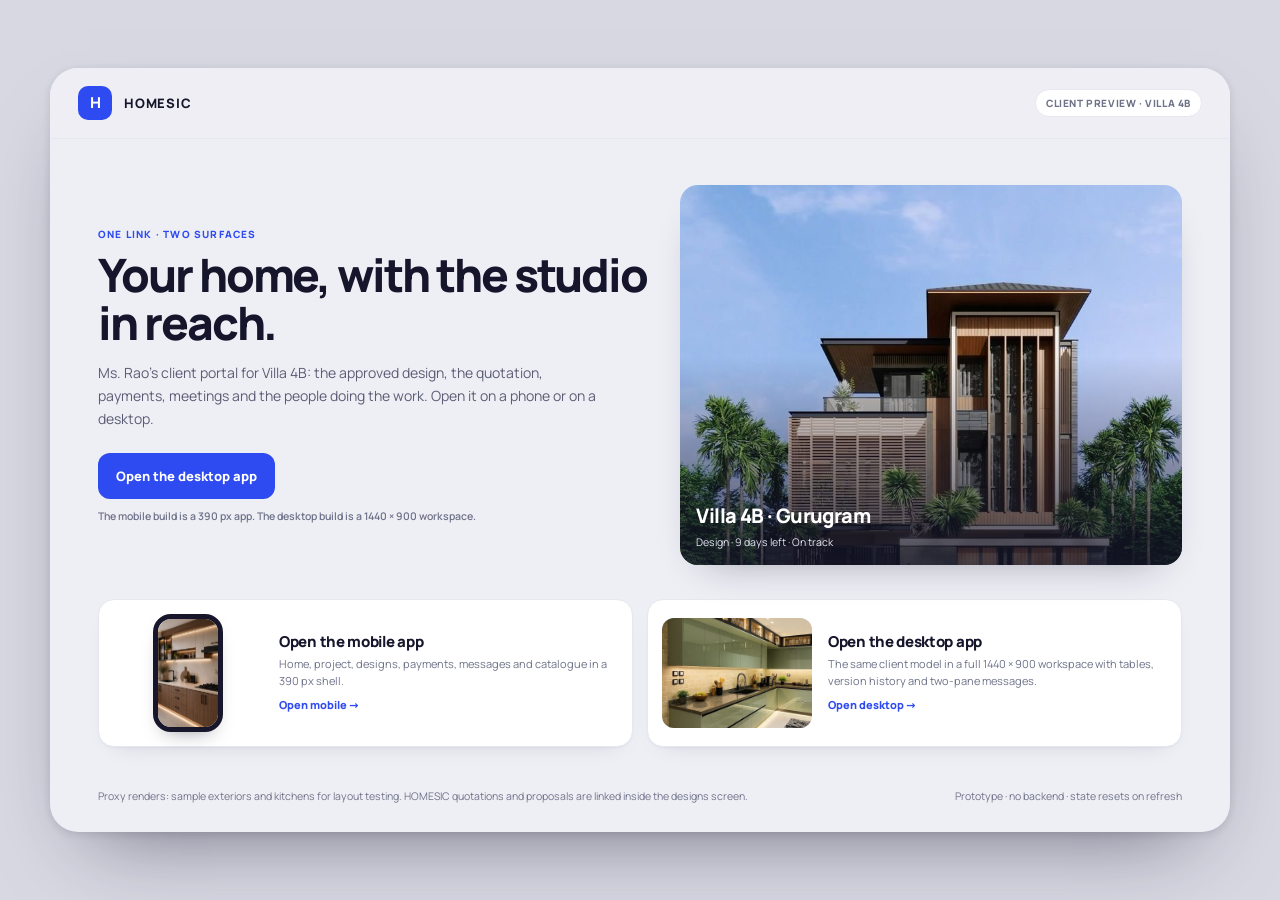
<file: prototype/client-app/index.html>
<!doctype html>
<html lang="en">
<head>
<meta charset="utf-8">
<meta name="viewport" content="width=device-width, initial-scale=1">
<title>HOMESIC · Client preview</title>
<style>
@font-face{font-family:"Manrope";src:url("fonts/Manrope-400.woff2") format("woff2");font-weight:400;font-display:block}
@font-face{font-family:"Manrope";src:url("fonts/Manrope-500.woff2") format("woff2");font-weight:500;font-display:block}
@font-face{font-family:"Manrope";src:url("fonts/Manrope-600.woff2") format("woff2");font-weight:600;font-display:block}
@font-face{font-family:"Manrope";src:url("fonts/Manrope-700.woff2") format("woff2");font-weight:700;font-display:block}
@font-face{font-family:"Manrope";src:url("fonts/Manrope-800.woff2") format("woff2");font-weight:800;font-display:block}
:root{--canvas:#EEEFF5;--surface:#fff;--ink:#15162B;--ink2:#5A5D74;--ink3:#6E7288;--line:#E6E7F0;--cobalt:#2E4BF2;--cobalt-soft:#E7EAFE;--coral:#F26A5B;--mint:#1F9D6B;--amber:#C98A14;--rail:#17162A}
*{box-sizing:border-box;margin:0;padding:0}
body{background:#D7D8E2;color:var(--ink);font-family:"Manrope",system-ui,sans-serif;-webkit-font-smoothing:antialiased;padding:18px;min-height:100dvh;display:grid;place-items:center}
.page{width:min(1180px,100%);background:var(--canvas);border-radius:28px;overflow:hidden;box-shadow:0 40px 80px -40px rgba(21,22,43,.55),0 2px 8px rgba(21,22,43,.12)}
.top{display:flex;align-items:center;gap:12px;padding:18px 28px;border-bottom:1px solid var(--line);background:rgba(238,239,245,.94)}
.logo{width:34px;height:34px;border-radius:10px;background:var(--cobalt);color:#fff;display:grid;place-items:center;font-weight:800;font-size:15px}
.brand{font-weight:800;font-size:13px;letter-spacing:.06em}
.top .pill{margin-left:auto;font-size:10px;font-weight:800;letter-spacing:.06em;text-transform:uppercase;color:var(--ink3);border:1px solid var(--line);border-radius:999px;padding:6px 10px;background:#fff}
.hero{display:grid;grid-template-columns:1.05fr .95fr;gap:28px;padding:46px 48px 34px;align-items:center}
.kicker{font-size:10px;font-weight:800;letter-spacing:.12em;text-transform:uppercase;color:var(--cobalt)}
h1{font-size:46px;line-height:1.05;letter-spacing:-.045em;font-weight:800;margin-top:10px;max-width:560px}
.lede{font-size:14px;line-height:1.65;color:var(--ink2);margin-top:14px;max-width:500px}
.cta{display:inline-flex;align-items:center;justify-content:center;height:46px;padding:0 18px;border-radius:12px;background:var(--cobalt);color:#fff;text-decoration:none;font-size:13px;font-weight:800;margin-top:22px}
.hint{font-size:10.5px;color:var(--ink3);margin-top:10px;font-weight:600}
.hero-art{position:relative;border-radius:18px;overflow:hidden;min-height:380px;box-shadow:0 18px 40px -26px rgba(21,22,43,.45)}
.hero-art img{width:100%;height:100%;object-fit:cover;position:absolute;inset:0}
.hero-art .cap{position:absolute;left:16px;right:16px;bottom:14px;color:#fff;z-index:1}
.hero-art .cap b{display:block;font-size:20px;font-weight:800;letter-spacing:-.03em}
.hero-art .cap span{font-size:10.5px;color:#E4E6F3}
.hero-art:after{content:"";position:absolute;inset:0;background:linear-gradient(180deg,rgba(21,22,43,0) 45%,rgba(21,22,43,.78))}
.choices{display:grid;grid-template-columns:1fr 1fr;gap:14px;padding:0 48px 42px}
.choice{display:grid;grid-template-columns:150px 1fr;gap:16px;align-items:center;background:#fff;border:1px solid var(--line);border-radius:16px;padding:14px;text-decoration:none;color:var(--ink);box-shadow:0 1px 2px rgba(21,22,43,.04),0 10px 24px -18px rgba(21,22,43,.22)}
.choice:hover{border-color:#C9CEE6;transform:translateY(-1px)}
.mock{height:110px;border-radius:12px;overflow:hidden;background:var(--cobalt-soft);position:relative}
.mock img{width:100%;height:100%;object-fit:cover;display:block}
.mock.phone{width:70px;height:118px;margin:0 auto;border:5px solid var(--rail);border-radius:18px;box-shadow:0 10px 20px -12px rgba(21,22,43,.5)}
.choice b{display:block;font-size:15px;font-weight:800;letter-spacing:-.02em}
.choice span{display:block;font-size:11px;line-height:1.5;color:var(--ink3);margin-top:4px}
.choice i{display:inline-block;font-style:normal;font-size:11px;font-weight:800;color:var(--cobalt);margin-top:8px}
.foot{padding:0 48px 28px;display:flex;justify-content:space-between;gap:14px;font-size:10.5px;color:var(--ink3);line-height:1.5}
.foot a{color:var(--ink2);font-weight:700;text-decoration:underline;text-underline-offset:2px}
@media(max-width:800px){
  body{padding:0}
  .page{border-radius:0;min-height:100dvh}
  .hero{grid-template-columns:1fr;padding:30px 22px 22px}
  h1{font-size:36px}
  .hero-art{min-height:260px}
  .choices{grid-template-columns:1fr;padding:0 22px 28px}
  .choice{grid-template-columns:110px 1fr}
  .foot{padding:0 22px 24px;flex-direction:column}
  .top{padding:14px 18px}
}
</style>
</head>
<body>
<div class="page">
  <header class="top"><div class="logo">H</div><div class="brand">HOMESIC</div><span class="pill">Client preview · Villa 4B</span></header>
  <main class="hero">
    <div>
      <div class="kicker">One link · two surfaces</div>
      <h1>Your home, with the studio in reach.</h1>
      <p class="lede">Ms. Rao’s client portal for Villa 4B: the approved design, the quotation, payments, meetings and the people doing the work. Open it on a phone or on a desktop.</p>
      <a class="cta" id="open" href="../client-app-desktop/index.html">Open on this device</a>
      <div class="hint">The mobile build is a 390 px app. The desktop build is a 1440 × 900 workspace.</div>
    </div>
    <div class="hero-art">
      <img src="assets/renders/villa-03-tropical.jpg" alt="Villa 4B, proxy exterior render">
      <div class="cap"><b>Villa 4B · Gurugram</b><span>Design · 9 days left · On track</span></div>
    </div>
  </main>
  <section class="choices" aria-label="Choose a surface">
    <a class="choice" href="../client-app-mobile/index.html">
      <div class="mock phone"><img src="assets/renders/kitchen-02-walnut.jpg" alt=""></div>
      <div><b>Open the mobile app</b><span>Home, project, designs, payments, messages and catalogue in a 390 px shell.</span><i>Open mobile →</i></div>
    </a>
    <a class="choice" href="../client-app-desktop/index.html">
      <div class="mock"><img src="assets/renders/kitchen-03-sage.jpg" alt=""></div>
      <div><b>Open the desktop app</b><span>The same client model in a full 1440 × 900 workspace with tables, version history and two-pane messages.</span><i>Open desktop →</i></div>
    </a>
  </section>
  <footer class="foot">
    <span>Proxy renders: sample exteriors and kitchens for layout testing. HOMESIC quotations and proposals are linked inside the designs screen.</span>
    <span>Prototype · no backend · state resets on refresh</span>
  </footer>
</div>
<script>
(function(){
  var mobile=window.matchMedia('(max-width:700px)').matches;
  var a=document.getElementById('open');
  a.href=mobile?'../client-app-mobile/index.html':'../client-app-desktop/index.html';
  a.textContent=mobile?'Open the mobile app':'Open the desktop app';
})();
</script>
</body>
</html>
</file>
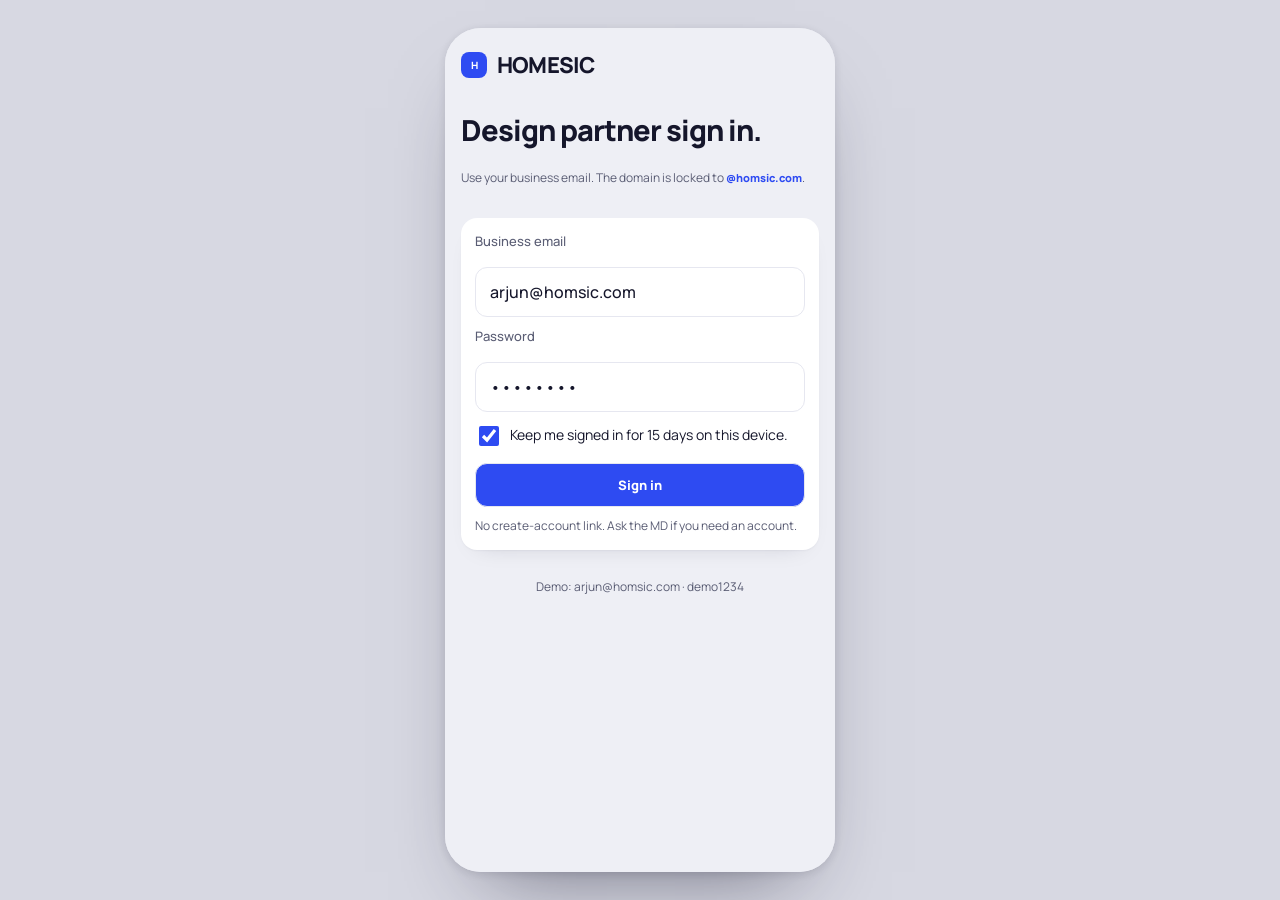
<file: prototype/design-partner-mobile/index.html>
<!doctype html>
<html lang="en">
<head>
<meta charset="utf-8">
<title>First Light · Design partner</title>
<meta name="viewport" content="width=device-width, initial-scale=1, viewport-fit=cover">
<link rel="stylesheet" href="app.css">
</head>
<body>
<div class="device" id="device">
  <header class="topbar on" id="topbar"></header>
  <main class="screen" id="screen"></main>
  <nav class="tabs" id="tabs" aria-label="Main"></nav>
</div>
<script src="app.js"></script>
</body>
</html>
</file>
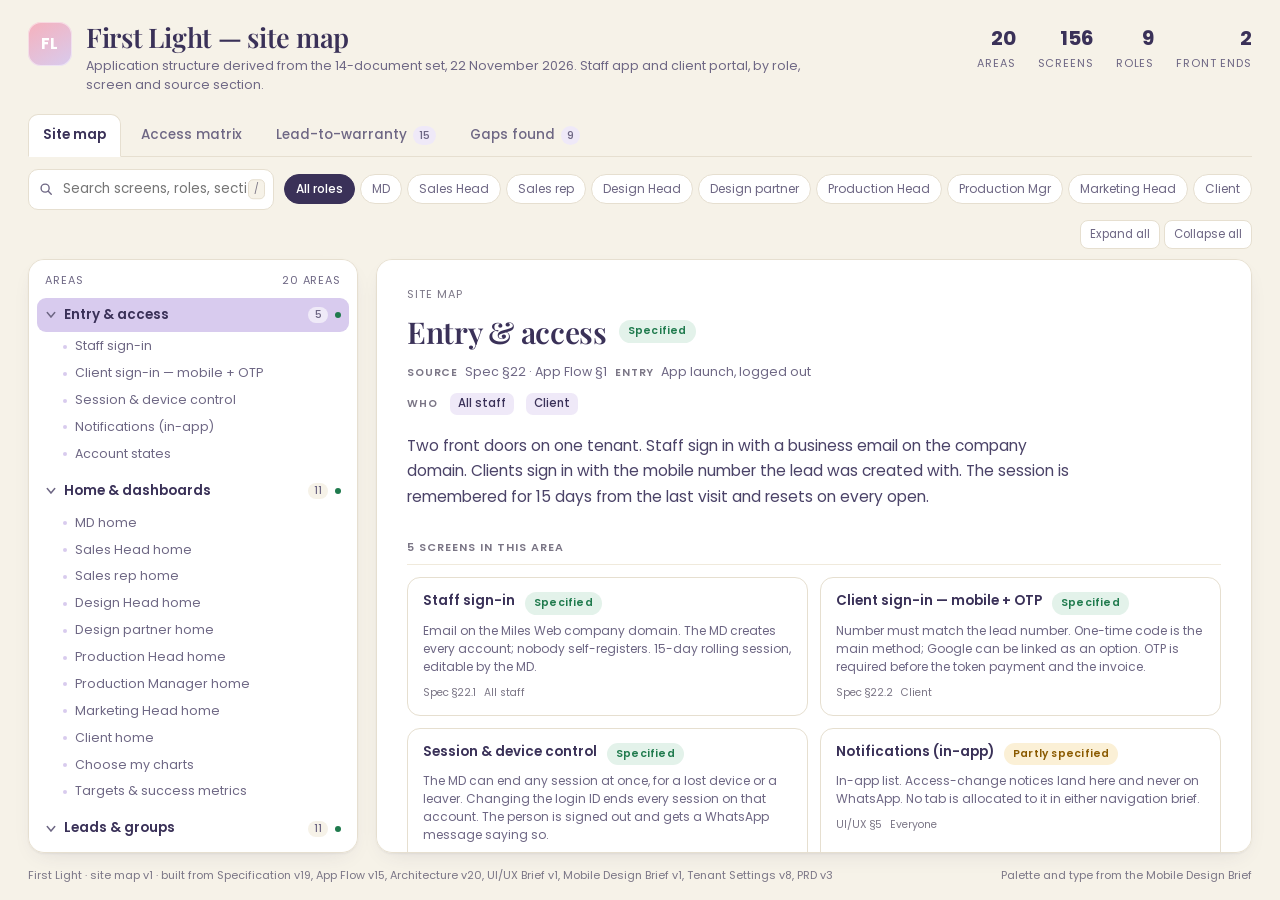
<file: site map/First_Light_Site_Map.html>
<!DOCTYPE html>
<html lang="en">
<head>
<meta charset="utf-8" />
<meta name="viewport" content="width=device-width, initial-scale=1" />
<title>First Light — Site map</title>
<link rel="preconnect" href="https://fonts.googleapis.com">
<link rel="preconnect" href="https://fonts.gstatic.com" crossorigin>
<link href="https://fonts.googleapis.com/css2?family=Playfair+Display:wght@600;700&family=Poppins:wght@400;500;600;700&display=swap" rel="stylesheet">
<style>
:root{
  --cream:#F6F2E8; --paper:#FFFFFF; --ink:#3A3158; --muted:#6E6784;
  --lav:#D8CBEE; --lav-soft:#EFE9F8; --blush:#F6B1BC; --magenta:#A8246E;
  --green:#1F7A4D; --green-bg:#E3F2EA; --amber:#8A5A00; --amber-bg:#FBF0D6;
  --red:#B42331; --red-bg:#F9E3E5; --grey:#7B7686; --grey-bg:#EEECE7;
  --line:#E6DFD0; --line-soft:#F0EADC;
  --shadow:0 1px 2px rgba(58,49,88,.06), 0 8px 24px -12px rgba(58,49,88,.18);
  --r:16px;
}
*{box-sizing:border-box}
html,body{margin:0;height:100%}
body{
  background:var(--cream); color:var(--ink);
  font-family:Poppins,system-ui,-apple-system,"Segoe UI",sans-serif;
  font-size:15px; line-height:1.55; -webkit-font-smoothing:antialiased;
  display:flex; flex-direction:column; height:100vh; overflow:hidden;
}
h1,h2,h3{font-family:"Playfair Display",Georgia,serif; font-weight:600; margin:0; letter-spacing:-.01em}
button{font:inherit; color:inherit; cursor:pointer}

/* ---------- header ---------- */
header{padding:22px 28px 0; flex:0 0 auto}
.brandline{display:flex; align-items:flex-start; gap:14px; flex-wrap:wrap}
.mark{
  width:44px;height:44px;border-radius:13px;flex:0 0 auto;
  background:linear-gradient(150deg,var(--blush),var(--lav));
  display:grid;place-items:center;color:#fff;font-weight:700;font-size:15px;letter-spacing:.02em;
  box-shadow:inset 0 0 0 1px rgba(255,255,255,.5);
}
.titles h1{font-size:27px;line-height:1.15}
.titles .sub{color:var(--muted);font-size:12.5px;margin-top:3px;max-width:720px}
.stats{margin-left:auto;display:flex;gap:22px;padding-top:4px}
.stat{text-align:right}
.stat b{display:block;font-size:20px;font-weight:700;font-variant-numeric:tabular-nums;line-height:1.2}
.stat span{font-size:11px;text-transform:uppercase;letter-spacing:.08em;color:var(--muted)}

/* ---------- tabs ---------- */
.tabs{display:flex;gap:6px;margin-top:18px;border-bottom:1px solid var(--line)}
.tab{
  background:none;border:none;padding:10px 14px;border-radius:10px 10px 0 0;
  font-size:13.5px;font-weight:500;color:var(--muted);position:relative;top:1px;
}
.tab:hover{color:var(--ink);background:var(--lav-soft)}
.tab.on{color:var(--ink);font-weight:600;background:var(--paper);border:1px solid var(--line);border-bottom-color:var(--paper)}
.tab .n{display:inline-block;margin-left:6px;font-size:11px;padding:1px 6px;border-radius:20px;background:var(--lav-soft);color:var(--muted)}
.tab.on .n{background:var(--lav);color:var(--ink)}

/* ---------- toolbar ---------- */
.toolbar{display:flex;gap:10px;align-items:center;padding:12px 0 10px;flex-wrap:wrap}
.search{position:relative;flex:1 1 240px;max-width:340px}
.search input{
  width:100%;padding:9px 12px 9px 34px;border-radius:10px;border:1px solid var(--line);
  background:var(--paper);font:inherit;font-size:13.5px;color:var(--ink);
}
.search input:focus{outline:2px solid var(--lav);outline-offset:1px;border-color:transparent}
.search svg{position:absolute;left:11px;top:50%;transform:translateY(-50%);color:var(--muted)}
.search kbd{position:absolute;right:9px;top:50%;transform:translateY(-50%);font:inherit;font-size:10px;color:var(--grey);background:var(--cream);border:1px solid var(--line);border-radius:5px;padding:1px 5px}
#role-filter{display:flex;gap:5px;flex-wrap:wrap;align-items:center}
.rf{
  border:1px solid var(--line);background:var(--paper);border-radius:20px;padding:5px 11px;
  font-size:12px;color:var(--muted);white-space:nowrap;
}
.rf:hover{border-color:var(--lav);color:var(--ink)}
.rf.on{background:var(--ink);border-color:var(--ink);color:#fff;font-weight:500}
.mini{display:flex;gap:4px;margin-left:auto}
.mini button{border:1px solid var(--line);background:var(--paper);border-radius:8px;padding:5px 9px;font-size:11.5px;color:var(--muted)}
.mini button:hover{color:var(--ink);border-color:var(--lav)}
#filter-note{display:none;font-size:12px;color:var(--muted);padding:0 0 8px}
#filter-note.show{display:block}

/* ---------- views ---------- */
main{flex:1 1 auto;min-height:0;min-width:0;padding:0 28px 14px;display:flex;flex-direction:column}
.view{display:none;min-height:0;min-width:0}
.view.on{display:block;flex:1 1 auto}
#view-map{display:none;grid-template-columns:330px minmax(0,1fr);gap:18px}
#view-map.on{display:grid;flex:1 1 auto;min-height:0;min-width:0}

/* ---------- tree ---------- */
.side{
  background:var(--paper);border:1px solid var(--line);border-radius:var(--r);
  padding:10px 8px;overflow:auto;height:100%;min-height:0;min-width:0;box-shadow:var(--shadow);
}
.side-head{display:flex;justify-content:space-between;align-items:center;padding:2px 8px 8px;font-size:11px;text-transform:uppercase;letter-spacing:.08em;color:var(--muted)}
.mod{margin-bottom:1px}
.mod-head{
  display:flex;align-items:center;gap:7px;padding:7px 8px;border-radius:9px;cursor:pointer;
  font-size:13.5px;font-weight:600;
}
.mod-head:hover{background:var(--lav-soft)}
.mod-head.sel{background:var(--lav);color:var(--ink)}
.mod-head.dim{opacity:.32}
.caret{background:none;border:none;padding:0;width:12px;height:12px;display:grid;place-items:center;color:var(--muted);transition:transform .15s}
.caret[aria-expanded="true"]{transform:rotate(90deg)}
.mod-title{flex:1 1 auto;overflow:hidden;text-overflow:ellipsis;white-space:nowrap}
.count{font-size:10.5px;font-weight:500;color:var(--muted);background:var(--cream);border-radius:20px;padding:0 6px;min-width:20px;text-align:center}
.mod-head.sel .count{background:rgba(255,255,255,.6)}
.dot{width:6px;height:6px;border-radius:50%;flex:0 0 auto}
.dot.st-spec{background:var(--green)}
.dot.st-part{background:var(--amber)}
.dot.st-open{background:var(--red)}
.dot.st-oos{background:var(--grey)}
.kids{padding:1px 0 5px 0}
.kid{
  display:flex;align-items:center;gap:8px;padding:5px 8px 5px 26px;cursor:pointer;
  font-size:12.5px;color:var(--muted);border-radius:8px;line-height:1.35;
}
.kid:hover{background:var(--lav-soft);color:var(--ink)}
.kid.sel{background:var(--lav-soft);color:var(--ink);font-weight:500}
.kid.dim{opacity:.3}
.kdot{width:4px;height:4px;border-radius:50%;background:var(--lav);flex:0 0 auto}
.ktitle{overflow:hidden;text-overflow:ellipsis;white-space:nowrap}

/* ---------- detail ---------- */
.detail{
  background:var(--paper);border:1px solid var(--line);border-radius:var(--r);padding:26px 30px 34px;
  overflow:auto;height:100%;min-height:0;min-width:0;box-shadow:var(--shadow);
}
.crumb{font-size:11px;text-transform:uppercase;letter-spacing:.09em;color:var(--grey);margin-bottom:10px;display:flex;gap:7px;align-items:center;flex-wrap:wrap}
.crumb .seg{background:none;border:none;padding:0;font-size:11px;letter-spacing:.09em;text-transform:uppercase;color:var(--grey)}
.crumb .seg:hover{color:var(--magenta)}
.crumb .sep{opacity:.5}
.crumb .seg-root{color:var(--grey)}
.back{background:none;border:none;padding:0;color:var(--magenta);font-size:12.5px;margin-bottom:8px;font-weight:500}
.back:hover{text-decoration:underline}
.detail-head{display:flex;align-items:center;gap:12px;flex-wrap:wrap}
.detail-head h2{font-size:30px;line-height:1.2}
.pill{font-size:10.5px;font-weight:600;padding:3px 9px;border-radius:20px;white-space:nowrap;letter-spacing:.02em}
.pill.st-spec{background:var(--green-bg);color:var(--green)}
.pill.st-part{background:var(--amber-bg);color:var(--amber)}
.pill.st-open{background:var(--red-bg);color:var(--red)}
.pill.st-oos{background:var(--grey-bg);color:var(--grey)}
.meta-row{display:flex;gap:8px;align-items:baseline;margin-top:12px;font-size:12.5px;flex-wrap:wrap}
.meta-row strong{font-size:10.5px;text-transform:uppercase;letter-spacing:.08em;color:var(--grey);font-weight:600;margin-right:4px}
.srcline{color:var(--muted);font-variant-numeric:tabular-nums}
.chip{
  display:inline-block;background:var(--lav-soft);color:var(--ink);border-radius:7px;
  padding:2px 8px;font-size:11.5px;margin-right:4px;font-weight:500;
}
.lede{font-size:15.5px;line-height:1.65;max-width:74ch;margin:18px 0 0;color:#4B4368}
.opt-block{margin-top:24px;max-width:80ch}
.opt-title{font-size:10.5px;text-transform:uppercase;letter-spacing:.1em;color:var(--grey);font-weight:600;margin-bottom:9px;display:flex;align-items:center;gap:10px}
.opt-title::after{content:"";flex:1;height:1px;background:var(--line-soft)}
.opt-title .cnt{font-weight:500;letter-spacing:0;color:var(--grey);font-size:10px;background:var(--cream);border-radius:20px;padding:0 6px}
.list{margin:0;padding:0;list-style:none;display:flex;flex-direction:column;gap:4px}
.list li{font-size:13.5px;color:#4B4368;padding:6px 11px;border-radius:8px;background:#FCFAF4;display:flex;gap:10px;align-items:baseline;line-height:1.5}
.list .k{font-size:8.5px;text-transform:uppercase;letter-spacing:.07em;color:var(--grey);min-width:46px;text-align:right;flex:0 0 auto;font-weight:600;padding-top:2px}
.list.shows li{background:#F7F4FF}
.list.rules li{background:#FFF8F3;border-left:2px solid var(--blush);border-radius:0 8px 8px 0}
.list li .t{flex:1 1 auto}
.note{
  display:flex;gap:10px;margin-top:18px;padding:12px 14px;border-radius:12px;
  background:var(--amber-bg);color:#6B4600;font-size:13px;line-height:1.6;max-width:74ch;
}
.note-mark{flex:0 0 auto;width:18px;height:18px;border-radius:50%;background:var(--amber);color:#fff;display:grid;place-items:center;font-size:11px;font-weight:700;margin-top:1px}
.callout{margin-top:18px;padding:11px 14px;border-left:3px solid var(--blush);background:#FFF8F9;border-radius:0 10px 10px 0;font-size:12.5px;color:#7A3A46;max-width:74ch}
.sec-label{font-size:11px;text-transform:uppercase;letter-spacing:.09em;color:var(--grey);font-weight:600;margin:30px 0 12px;padding-bottom:8px;border-bottom:1px solid var(--line-soft)}
.grid{min-width:0;display:grid;grid-template-columns:repeat(auto-fill,minmax(268px,1fr));gap:12px}
.card{
  text-align:left;background:var(--paper);border:1px solid var(--line);border-radius:13px;
  padding:14px 15px;display:flex;flex-direction:column;gap:7px;transition:border-color .15s,transform .15s,box-shadow .15s;
}
.card:hover{border-color:var(--lav);transform:translateY(-1px);box-shadow:0 6px 18px -10px rgba(58,49,88,.28)}
.card-top{display:flex;justify-content:space-between;gap:10px;align-items:flex-start}
.card-title{font-weight:600;font-size:13.5px;line-height:1.35}
.card-desc{font-size:12px;color:var(--muted);line-height:1.5}
.card-foot{display:flex;justify-content:space-between;gap:8px;font-size:10.5px;color:var(--grey);margin-top:2px}
.card-foot .who{text-align:right;overflow:hidden;text-overflow:ellipsis;white-space:nowrap;max-width:55%}
.src{font-variant-numeric:tabular-nums}

/* ---------- matrix ---------- */
.panel{background:var(--paper);border:1px solid var(--line);border-radius:var(--r);padding:22px 24px;box-shadow:var(--shadow);overflow:auto;height:100%;min-height:0;min-width:0}
.panel h2{font-size:24px;margin-bottom:6px}
.panel .hint{font-size:12.5px;color:var(--muted);max-width:70ch;margin:0 0 18px}
table.matrix{border-collapse:separate;border-spacing:0;width:100%;font-size:12px}
table.matrix th,table.matrix td{padding:9px 6px;border-bottom:1px solid var(--line-soft);text-align:center}
table.matrix thead th{font-size:10.5px;text-transform:uppercase;letter-spacing:.06em;color:var(--muted);font-weight:600;position:sticky;top:0;background:var(--paper);border-bottom:1px solid var(--line);vertical-align:bottom}
table.matrix th.corner{text-align:left;min-width:170px}
table.matrix th.rowhead{text-align:left;font-weight:600;font-size:12.5px;color:var(--ink);padding-left:10px;white-space:nowrap}
table.matrix tbody tr:hover th,table.matrix tbody tr:hover td{background:#FCFAF4}
td.yes{color:var(--ink);font-size:9px}
td.no{color:#CFC8B8;font-size:12px}
td.req{color:var(--amber);font-size:10px;font-weight:600}
.legend{display:flex;gap:18px;margin-top:16px;font-size:11.5px;color:var(--muted);flex-wrap:wrap}
.legend span b{color:var(--ink)}

/* ---------- journey ---------- */
.journey{max-width:820px;margin:0 auto;position:relative}
.step{display:flex;gap:16px}
.rail{flex:0 0 36px;display:flex;flex-direction:column;align-items:center}
.rail-line{width:2px;flex:1 1 auto;min-height:10px;margin:6px 0 16px;border-radius:1px;background:var(--lav);opacity:.75}
.step:last-child .rail-line{display:none}
.step-n{
  flex:0 0 auto;width:36px;height:36px;border-radius:50%;background:var(--paper);border:1.5px solid var(--lav);
  display:grid;place-items:center;font-size:12px;font-weight:600;font-variant-numeric:tabular-nums;color:var(--magenta);
}
.step-body{flex:1 1 auto;background:var(--paper);border:1px solid var(--line);border-radius:13px;padding:13px 16px;margin-bottom:16px}
.step-title{font-family:"Playfair Display",Georgia,serif;font-size:17px;font-weight:600}
.step-gate{display:inline-block;margin:5px 0 7px;font-size:10.5px;font-weight:600;letter-spacing:.03em;background:var(--lav-soft);color:#4B3E77;border-radius:20px;padding:2px 9px}
.step-desc{font-size:12.5px;color:var(--muted);line-height:1.55}
.step-foot{display:flex;justify-content:space-between;gap:10px;margin-top:9px;font-size:10.5px;color:var(--grey)}

/* ---------- gaps ---------- */
.gaps{display:grid;grid-template-columns:repeat(auto-fill,minmax(370px,1fr));gap:14px}
.gap{background:var(--paper);border:1px solid var(--line);border-radius:14px;padding:16px 18px;border-top:3px solid var(--grey)}
.gap-high{border-top-color:var(--red)}
.gap-medium{border-top-color:var(--amber)}
.gap-low{border-top-color:var(--lav)}
.gap-top{display:flex;gap:9px;align-items:baseline;flex-wrap:wrap}
.gap h3{font-size:16.5px;line-height:1.3;flex:1 1 220px}
.sev{font-size:9.5px;text-transform:uppercase;letter-spacing:.09em;font-weight:700;color:var(--grey);white-space:nowrap}
.gap-high .sev{color:var(--red)} .gap-medium .sev{color:var(--amber)}
.gap-where{font-size:10.5px;color:var(--grey);margin:7px 0 8px;font-variant-numeric:tabular-nums}
.gap p{font-size:12.5px;color:var(--muted);line-height:1.6;margin:0}
.gap-impact{margin-top:10px;padding-top:9px;border-top:1px dashed var(--line);font-size:11px;color:var(--grey)}

/* ---------- footer ---------- */
footer{flex:0 0 auto;padding:0 28px 16px;font-size:11px;color:var(--grey);display:flex;justify-content:space-between;gap:16px;flex-wrap:wrap}

/* ---------- responsive ---------- */
@media (max-width: 980px){
  #view-map.on{grid-template-columns:1fr}
  body{overflow-y:auto;overflow-x:hidden;height:auto}
  .side{height:auto;order:2;margin-top:12px}
  .detail{height:auto;order:1;padding:20px}
  .panel{height:auto}
  .stats{display:none}
  .detail-head h2{font-size:24px}
  .tabs{overflow-x:auto;overflow-y:hidden;scrollbar-width:none}
  .tabs::-webkit-scrollbar{display:none}
  .tab{white-space:nowrap}
}
@media (max-width: 700px){
  header{padding:16px 15px 0}
  main{padding:0 15px 10px}
  .mark{width:38px;height:38px;border-radius:11px;font-size:13px}
  .titles h1{font-size:21px}
  .titles .sub{font-size:11.5px}
  .lede{font-size:14.5px}
  .detail{padding:18px 16px 22px}
  .detail-head h2{font-size:22px}
  .panel{padding:16px 14px}
  .grid{grid-template-columns:1fr}
  .search{max-width:none;flex:1 1 100%}
  .mini{margin-left:0}
  .crumb{font-size:10px}
  .step-n{width:30px;height:30px;font-size:11px}
  .rail{flex:0 0 30px}
  .journey{max-width:none}
  .gaps{grid-template-columns:1fr}
  footer{padding:0 15px 12px;font-size:10px}
}
@media print{
  header,.tabs,.toolbar,footer,.side{display:none!important}
  #view-map.on{grid-template-columns:1fr;display:block}
  .detail{max-height:none;border:none;box-shadow:none;padding:0}
  body{background:#fff}
}
</style>
</head>
<body>

<header>
  <div class="brandline">
    <div class="mark">FL</div>
    <div class="titles">
      <h1>First Light — site map</h1>
      <div class="sub">Application structure derived from the 14-document set, 22 November 2026. Staff app and client portal, by role, screen and source section.</div>
    </div>
    <div class="stats">
      <div class="stat"><b id="stat-areas">–</b><span>areas</span></div>
      <div class="stat"><b id="stat-screens">–</b><span>screens</span></div>
      <div class="stat"><b>9</b><span>roles</span></div>
      <div class="stat"><b>2</b><span>front ends</span></div>
    </div>
  </div>

  <nav class="tabs">
    <button class="tab on" data-tab="map">Site map</button>
    <button class="tab" data-tab="matrix">Access matrix</button>
    <button class="tab" data-tab="journey">Lead-to-warranty<span class="n">15</span></button>
    <button class="tab" data-tab="gaps">Gaps found<span class="n">9</span></button>
  </nav>
</header>

<main>
  <div class="toolbar">
    <div class="search">
      <svg width="14" height="14" viewBox="0 0 16 16" fill="none"><circle cx="7" cy="7" r="4.6" stroke="currentColor" stroke-width="1.6"/><path d="M10.6 10.6 14 14" stroke="currentColor" stroke-width="1.6" stroke-linecap="round"/></svg>
      <input id="search" type="search" placeholder="Search screens, roles, sections" aria-label="Search the site map" />
      <kbd>/</kbd>
    </div>
    <div id="role-filter"></div>
    <div class="mini">
      <button id="expand-all">Expand all</button>
      <button id="collapse-all">Collapse all</button>
    </div>
  </div>
  <div id="filter-note"></div>

  <section class="view on" id="view-map">
    <aside class="side">
      <div class="side-head"><span>Areas</span><span id="tree-count"></span></div>
      <div id="tree"></div>
    </aside>
    <article class="detail" id="detail"></article>
  </section>

  <section class="view" id="view-matrix">
    <div class="panel">
      <h2>Who can reach what</h2>
      <p class="hint">Built from the role lists in the specification. A filled dot means the role has this area in their navigation or their stated duties. <b>Req</b> means access only by requesting it from someone already on the project.</p>
      <div id="matrix-host"></div>
      <div class="legend">
        <span><b>●</b> has access</span>
        <span><b>req</b> by request only</span>
        <span><b>·</b> no access</span>
        <span><b>—</b> internal area, client never sees it</span>
        <span>The MD sits on every area by the access rule.</span>
      </div>
    </div>
  </section>

  <section class="view" id="view-journey">
    <div class="panel">
      <h2>One client, end to end</h2>
      <p class="hint">The 15 steps the documents describe, with the gate that must pass before the next step opens. The four payment gates are the only ones that move money.</p>
      <div class="journey" id="journey-host"></div>
    </div>
  </section>

  <section class="view" id="view-gaps">
    <div class="panel">
      <h2>What the documents leave unresolved</h2>
      <p class="hint">Found while mapping the set. These are observations from the documents, not decisions for the owner. Each one changes the structure of the map, so none of them is cosmetic.</p>
      <div class="gaps" id="gaps-host"></div>
    </div>
  </section>
</main>

<footer>
  <span>First Light · site map v1 · built from Specification v19, App Flow v15, Architecture v20, UI/UX Brief v1, Mobile Design Brief v1, Tenant Settings v8, PRD v3</span>
  <span>Palette and type from the Mobile Design Brief</span>
</footer>

<script>
/* First Light — site map data. Derived from the v1 document set (22 Nov 2026). */

const ROLES = [
  { id: "md", name: "MD", full: "Managing Director", note: "The only chair. Confirms every client payment, approves all spend, sets tenant rules." },
  { id: "sh", name: "Sales Head", full: "Sales Head", note: "Receives every lead. Groups and assigns. Sees a live project only by requesting access." },
  { id: "rep", name: "Sales rep", full: "Sales representative", note: "Calls leads, records outcomes, books meetings. Owns complaints and warranty decisions." },
  { id: "dh", name: "Design Head", full: "Design Head", note: "Approves renders and quotations before they reach the client. Approves design estimates." },
  { id: "dp", name: "Design partner", full: "Design partner", note: "Closes the deal, owns the client through design, approves on the client's behalf. 5% share, no salary." },
  { id: "ph", name: "Production Head", full: "Production Head", note: "Checks production expenses before the MD. Owns the vendor list and crew cover." },
  { id: "pm", name: "Production Mgr", full: "Production Manager", note: "BOQ, inventory, vendors, crew, delivery and installation dates." },
  { id: "mh", name: "Marketing Head", full: "Marketing Head", note: "Brand template, content pipeline, funnel per post, spend requests." },
  { id: "cl", name: "Client", full: "Client", note: "Sees only their own project, through the portal or WhatsApp. Never sees costs or vendors." },
  { id: "st", name: "All staff", full: "All staff", note: "Every internal role in the tenant." },
  { id: "all", name: "Everyone", full: "Everyone", note: "Staff and clients." }
];

const TREE = [
  {
    id: "entry",
    title: "Entry & access",
    roles: ["st", "cl"],
    status: "spec",
    src: "Spec §22 · App Flow §1",
    desc: "Two front doors on one tenant. Staff sign in with a business email on the company domain. Clients sign in with the mobile number the lead was created with. The session is remembered for 15 days from the last visit and resets on every open.",
    children: [
      { id: "signin-staff", title: "Staff sign-in", roles: ["st"], status: "spec", src: "Spec §22.1", desc: "Email on the Miles Web company domain. The MD creates every account; nobody self-registers. 15-day rolling session, editable by the MD." },
      { id: "signin-client", title: "Client sign-in — mobile + OTP", roles: ["cl"], status: "spec", src: "Spec §22.2", desc: "Number must match the lead number. One-time code is the main method; Google can be linked as an option. OTP is required before the token payment and the invoice." },
      { id: "session", title: "Session & device control", roles: ["md", "st"], status: "spec", src: "Spec §22.3 · §24", desc: "The MD can end any session at once, for a lost device or a leaver. Changing the login ID ends every session on that account. The person is signed out and gets a WhatsApp message saying so." },
      { id: "notifications", title: "Notifications (in-app)", roles: ["all"], status: "part", src: "UI/UX §5", desc: "In-app list. Access-change notices land here and never on WhatsApp. No tab is allocated to it in either navigation brief." },
      { id: "account-state", title: "Account states", roles: ["md"], status: "spec", src: "Spec §24", desc: "Active, hibernated, deleted. Deleting removes only the login: projects stay and the name is labelled former staff. Hibernation can be reactivated." }
    ]
  },
  {
    id: "dashboards",
    title: "Home & dashboards",
    roles: ["all"],
    status: "spec",
    src: "Spec §15, §26.7 · UI/UX §4",
    desc: "Every role opens on a default layout of charts. Each person can change their own charts and the choice follows them across devices. Charts are semicircle gauges and simple charts, always with the value written as words beside them.",
    children: [
      { id: "home-md", title: "MD home", roles: ["md"], status: "spec", src: "Spec §26.7", desc: "Payments received against due, team performance, pipeline funnel, delivery problems. Also a count of failed alerts." },
      { id: "home-sh", title: "Sales Head home", roles: ["sh"], status: "spec", src: "Spec §26.7", desc: "Lead sources, conversion funnel, call outcomes, team and project ratings." },
      { id: "home-rep", title: "Sales rep home", roles: ["rep"], status: "spec", src: "Spec §26.7", desc: "My calls today, my follow-ups due, my weekly count, my rating." },
      { id: "home-dh", title: "Design Head home", roles: ["dh"], status: "spec", src: "Spec §26.7", desc: "Renders and quotations awaiting approval, meetings this week, team and project ratings, estimates pending." },
      { id: "home-dp", title: "Design partner home", roles: ["dp"], status: "spec", src: "Spec §26.7", desc: "Temporary projects before the token, live projects with stage and days left, next deliverables, new client requirements and add-ons, time left on each design phase, payments due to me, my ledger, my rating." },
      { id: "home-ph", title: "Production Head home", roles: ["ph"], status: "spec", src: "Spec §26.7", desc: "Projects reaching production, expenses awaiting approval, crew on site, vendor spend." },
      { id: "home-pm", title: "Production Manager home", roles: ["pm"], status: "spec", src: "Spec §26.7", desc: "Deliveries and installations this week, material payments due, crew attendance, my rating." },
      { id: "home-mh", title: "Marketing Head home", roles: ["mh"], status: "spec", src: "Spec §26.7", desc: "Funnel per post, channel performance, spend requests and status, brand template status." },
      { id: "home-cl", title: "Client home", roles: ["cl"], status: "spec", src: "Mobile §7", desc: "Their project: stage, days left, next date, approved files, payment due with a pay-or-upload action, call-the-office." },
      { id: "chart-library", title: "Choose my charts", roles: ["all"], status: "spec", src: "Spec §15", desc: "Each person picks charts from a wide set. Saved to the account, follows the person across devices. The MD can change the role defaults." },
      { id: "targets", title: "Targets & success metrics", roles: ["md"], status: "spec", src: "PRD §4", desc: "Ten starting targets, each with a definition and an owner. Dashboard lines only: a miss signals review and never blocks work or sends an alert." }
    ]
  },
  {
    id: "leads",
    title: "Leads & groups",
    roles: ["sh", "rep", "md"],
    status: "spec",
    src: "Spec §3, §6, §26.2 · App Flow §2",
    desc: "Every enquiry enters as a lead with its source recorded, and all of them go to the Sales Head. The AI sorts leads into groups using eight fixed options only, then the Sales Head assigns a group to a representative with call windows and limits. He keeps full control: pull, reassign, hold or regroup at any time.",
    children: [
      { id: "intake", title: "Lead intake", roles: ["sh"], status: "spec", src: "Spec §3", desc: "Leads arrive from the calculator now, later from campaigns and estimate tools. Each records its source; a calculator quotation travels with the lead." },
      { id: "inbox", title: "Lead inbox — every lead", roles: ["sh"], status: "spec", src: "Spec §3", desc: "One list of all new leads before grouping. Nothing is lost between intake, the call and the meeting." },
      { id: "lead-card", title: "Lead card", roles: ["sh", "rep", "dh", "dp"], status: "spec", src: "Spec §4, §7", desc: "Client details from the first lead, full call and meeting history, transcripts, calculator quote, and every staff action under the client ID." },
      { id: "groups", title: "Lead groups — AI grouping", roles: ["sh"], status: "spec", src: "Spec §3", desc: "A group is defined only by the eight fixed options. No free keyword, ever. A group can be split into smaller parts using the same options." },
      { id: "group-builder", title: "Group builder — the eight options", roles: ["sh"], status: "spec", src: "Spec §3", desc: "State or city, project type, budget range, timeline, lead source, property type, client status, lead age. These eight and no others.", note: "The fixed list is a hard constraint in the spec, not a default." },
      { id: "assign", title: "Assign a group", roles: ["sh"], status: "spec", src: "App Flow §2", desc: "Assign a group to a sales representative and set the call windows and the call limit for that group." },
      { id: "group-actions", title: "Pull · reassign · hold · regroup", roles: ["sh"], status: "spec", src: "App Flow §2", desc: "The Sales Head can take a lead back, give it to someone else, park it, or move it into another group at any time." },
      { id: "closed-leads", title: "Closed-leads file", roles: ["sh", "md", "dh", "dp", "rep"], status: "spec", src: "Spec §23.1", desc: "Quoted leads that never paid the token. Kept apart from live projects. Heads and the MD see all; design partners and reps see only the ones they worked on." },
      { id: "unresponsive", title: "Unresponsive archive", roles: ["rep", "sh", "md"], status: "spec", src: "Spec §26.2", desc: "Separate from closed leads and from the cold archive. A rep sees their own; the Sales Head and MD see all. Reps can call again or set a return date with a separate button, which moves the lead to its own scheduled list.", note: "A lead returns on the scheduled date with the project brief." },
      { id: "stalled", title: "Stalled quotes", roles: ["rep", "sh"], status: "spec", src: "Spec §26.2 · Settings §5", desc: "A client holding a quote who keeps stalling. Follow up after 3 days of silence, up to 3 rounds, a new meeting after round 2 on the same temporary project, then not won after round 3. The lead stays live throughout." },
      { id: "cold", title: "Cold archive", roles: ["sh"], status: "spec", src: "Spec §6", desc: "Not interested leads are archived as cold under their client ID, so a returning client is found by ID with the whole history ready." }
    ]
  },
  {
    id: "calls",
    title: "Calls & retry",
    roles: ["rep", "sh"],
    status: "spec",
    src: "Spec §4, §26.2 · App Flow §3",
    desc: "The representative works a queue and records exactly one outcome after each call. A lead that is not reached enters the retry cycle: three calls and three WhatsApp messages, a seven-day wait, a second pass, then the unresponsive archive.",
    children: [
      { id: "queue", title: "Today's calls", roles: ["rep"], status: "spec", src: "Mobile §7", desc: "The day's queue with the group name and how many leads are left. One primary action: save and show the next lead." },
      { id: "call-card", title: "Call card", roles: ["rep"], status: "spec", src: "Mobile §7", desc: "Client, source, budget, attempt count out of the limit, and the required outcome field. Notes are optional." },
      { id: "outcome", title: "Call outcome form", roles: ["rep"], status: "part", src: "Spec §26.2 · App Flow §3", desc: "The seven settled outcomes: meeting set, connected but no meeting, warm not now, not interested, not reached, indefinite delay, active but not responding. Choosing one reveals the next step.", note: "App Flow v15, the AI brief and the UI/UX brief still say four outcomes. The seven were settled in change request 1, Part A. This form must ship with seven." },
      { id: "meeting-set", title: "Meeting set", roles: ["rep"], status: "spec", src: "App Flow §3", desc: "Choose a date and time, tag a design partner, add a comment. The design partner must approve it and the Design Head is notified." },
      { id: "retry", title: "Retry cycle view", roles: ["rep", "sh"], status: "spec", src: "Spec §26.2", desc: "Pass one: call, catalogues; call, three hours later testimonials; call, sample videos. Then a seven-day wait. Pass two repeats it once, then the unresponsive archive. Every message sits inside 8 a.m. to 10 p.m." },
      { id: "callback", title: "Call-back and delay", roles: ["rep"], status: "spec", src: "App Flow §3", desc: "A time given by the client is booked as a call the next day and logged. A postponement with no date marks the lead indefinite delay and moves it to the archive." },
      { id: "call-history", title: "Call & contact history", roles: ["rep", "sh", "dp"], status: "spec", src: "Spec §4", desc: "Every call, meeting and transcript kept in the client's history, with the end note and AI comments stored separately for each meeting." }
    ]
  },
  {
    id: "meetings",
    title: "Meetings",
    roles: ["rep", "dp", "dh", "cl"],
    status: "spec",
    src: "Spec §26.11 · App Flow §17",
    desc: "A meeting is agreed on a call, approved by the design partner, and given a Google Meet link automatically from one company Workspace account. Nobody logs in to create it.",
    children: [
      { id: "meeting-book", title: "Meeting booking", roles: ["rep", "dp"], status: "spec", src: "App Flow §3", desc: "Date and time, tagged design partner, comment. The booking is what creates the temporary project once the design partner approves." },
      { id: "meeting-accept", title: "Design partner accept / reject", roles: ["dp"], status: "spec", src: "Spec §5", desc: "Accept to close the deal. Reject only with a written reason, which is logged and visible to the rep, the Sales Head and the Design Head." },
      { id: "meeting-link", title: "Google Meet link", roles: ["all"], status: "spec", src: "Spec §26.11", desc: "Created when a time is agreed. Posted to the project group if the client is in it, otherwise sent to the client's private number with a one-tap WhatsApp button." },
      { id: "meeting-reminder", title: "Meeting reminder", roles: ["rep", "cl"], status: "spec", src: "Settings §13", desc: "A pre-written, approved template sent automatically from the company number." },
      { id: "meeting-transcript", title: "Transcript & notes", roles: ["rep", "dp", "dh"], status: "open", src: "Spec §23.4", desc: "Meetbook or a similar plugin supplies the transcript and approval proof. Held until the architecture decision, so no screen is built yet." },
      { id: "meeting-list", title: "Meetings this week", roles: ["dh", "dp", "rep"], status: "spec", src: "UI/UX §4", desc: "The week's meetings for the person, reachable from the tab bar for sales and design roles." }
    ]
  },
  {
    id: "projects",
    title: "Projects",
    roles: ["md", "dh", "dp", "pm", "ph", "rep", "sh", "cl"],
    status: "spec",
    src: "Spec §7, §23 · App Flow §5, §9",
    desc: "A project starts temporary, visible only to the design partner, and becomes permanent when the token is paid. It carries its stage, timer, files, team and history, and only the people on it can see it.",
    children: [
      { id: "temp-project", title: "Temporary project (pre-token)", roles: ["dp", "dh", "md"], status: "spec", src: "Spec §23.1", desc: "Created when the first meeting is approved. Visible to the design partner. Becomes permanent only when the token is paid." },
      { id: "token", title: "Token & handover", roles: ["dp", "md", "cl"], status: "spec", src: "Spec §23.1, §23.5", desc: "The token is 10% of the accepted estimate. The client pays by UPI and sends proof; the MD confirms; only then does the project become permanent." },
      { id: "project-team", title: "Project team", roles: ["md", "dh", "dp"], status: "spec", src: "Spec §7", desc: "Design partner, Design Head, booking representative and the company WhatsApp number. Anyone added to the project is added to its group by the software." },
      { id: "project-home", title: "Project home / stage board", roles: ["md", "dh", "dp", "pm", "ph", "rep", "cl"], status: "spec", src: "UI/UX §5", desc: "Current stage, traffic light with a word, days left, next date, files and payments. One primary action per screen." },
      { id: "stage-timeline", title: "Stage timeline", roles: ["all"], status: "spec", src: "Spec §21.2", desc: "Append-only log of every stage change, read-only, newest first, open to everyone on the project. A client-caused pause shows as paused by client and never yellow or red." },
      { id: "access-request", title: "Access request", roles: ["sh", "md", "dh", "dp", "rep"], status: "spec", src: "Spec §23.6", desc: "The Sales Head sees a live project only by requesting access. Anyone already on the project can approve and add people. Requests and grants are logged." },
      { id: "paused", title: "Paused by client", roles: ["all"], status: "spec", src: "Spec §6", desc: "A client who pays the token and then stops is paused at the current stage. Nothing is closed and files stay readable until it resumes." },
      { id: "closed-project", title: "Closed project", roles: ["md"], status: "spec", src: "Spec §9", desc: "Finished projects stay in the client dashboard. The MD can write over a closed project, for example to record a refund. Human-only and logged." },
      { id: "project-rating", title: "Project rating", roles: ["md", "dh", "ph", "sh"], status: "spec", src: "Spec §14", desc: "Each project carries its own rating, reviewed on the Monday-to-Monday cycle." },
      { id: "client-id", title: "Client ID & returning clients", roles: ["sh", "md", "dh"], status: "spec", src: "Spec §6", desc: "Every client has one ID holding all meetings, transcripts, files and actions. A returning client gets a new, separate project: old projects are never linked to new ones." }
    ]
  },
  {
    id: "design",
    title: "Design & approvals",
    roles: ["dp", "dh", "pm", "cl"],
    status: "spec",
    src: "Spec §8, §21.1, §23.3 · App Flow §6",
    desc: "The design partner uploads renders and quotations and nothing reaches the client until the Design Head approves. Technical files go to the Production Manager instead. Every version is kept and every approval is logged in the client's name.",
    children: [
      { id: "design-upload", title: "Upload renders & quotations", roles: ["dp"], status: "spec", src: "App Flow §6", desc: "Uploads go to the Design Head first. Nothing is delivered to the client directly." },
      { id: "design-approval", title: "Design Head approval queue", roles: ["dh"], status: "spec", src: "Spec §8", desc: "Renders and quotations awaiting approval, each as an approval card with approve and reject-with-reason. Only after approval does the file reach the client, through the company number." },
      { id: "technical-files", title: "Technical files", roles: ["pm", "dh"], status: "spec", src: "Spec §8", desc: "Technical files go to the Production Manager, who approves them, then to the client for verification. The Design Head does not approve technical files." },
      { id: "versions", title: "Version history & brief of change", roles: ["all"], status: "spec", src: "Spec §21.1", desc: "Every file keeps its own version history with a short brief of what changed in each version. Older versions are view-only and sit in a dated section the client opens on purpose." },
      { id: "pinned", title: "Pinned files", roles: ["dp", "cl"], status: "spec", src: "Spec §21.1", desc: "The design partner pins the files that sit at the front of the client dashboard. The latest version of each file always shows." },
      { id: "on-behalf", title: "Approve on the client's behalf", roles: ["dp"], status: "spec", src: "Spec §23.3", desc: "The design partner approves for the client by default on every item. When the client agrees by call, WhatsApp or Meet, the partner records the client's words and a timestamp, and the log shows the client's name with the partner beside it." },
      { id: "change-requests", title: "Client-requested changes & add-ons", roles: ["dp", "dh"], status: "spec", src: "UI/UX §5", desc: "Change requests and add-ons raised since the person's last visit, surfaced on the design partner home." },
      { id: "rejected-versions", title: "Rejected versions", roles: ["dh", "dp", "md"], status: "spec", src: "Spec §21.1", desc: "Rejected versions stay visible to the team with the reason attached. The client never sees them." }
    ]
  },
  {
    id: "quotes",
    title: "Quotations",
    roles: ["dp", "dh", "md", "cl"],
    status: "spec",
    src: "Spec §9",
    desc: "The first quotation is an estimate and can be revised at any time. Every revision is versioned, approved by the tagged person and logged, and the signed quotation is locked.",
    children: [
      { id: "quote-estimate", title: "Estimate", roles: ["dp", "dh"], status: "spec", src: "Spec §9", desc: "The opening quotation. The client is not shown it until the Design Head approves it." },
      { id: "quote-revision", title: "Revision", roles: ["dp"], status: "spec", src: "Spec §9", desc: "Revise at any time. Quotations are versioned and never overwritten; each revision needs the tagged person's approval and is logged." },
      { id: "quote-approved", title: "Approved quotation", roles: ["dp", "dh", "md"], status: "spec", src: "Spec §9", desc: "The payment split is always computed on the latest accepted quotation, minus what has already been paid." },
      { id: "quote-signed", title: "Signed quotation", roles: ["pm", "md"], status: "spec", src: "Spec §21.2", desc: "Locked and versioned, and it travels to production with the approved design files." },
      { id: "quote-calculator", title: "Calculator quotation", roles: ["sh", "rep"], status: "spec", src: "Spec §3", desc: "If a calculator quotation exists it travels with the lead. The calculator logic belongs to Blue Light Codex and is not changed." }
    ]
  },
  {
    id: "payments",
    title: "Client payments",
    roles: ["md", "dp", "cl"],
    status: "spec",
    src: "Spec §9, §23.5, §23.7, §26.1 · App Flow §7",
    desc: "The split is 10% token, 50% before production, 35% near completion and 5% at handover, each stage calculated on the latest accepted quotation. Only the MD confirms a payment. There is no backup approver.",
    children: [
      { id: "split", title: "Payment schedule", roles: ["md", "dp", "cl"], status: "spec", src: "Spec §9", desc: "10 / 50 / 35 / 5 by default, set by the MD per project or company-wide. A company-wide change applies to new projects only and needs confirmation, a password and notifications." },
      { id: "payment-request", title: "Payment request to client", roles: ["dp", "cl"], status: "spec", src: "Spec §9", desc: "The client receives a request for the amount due and pays by UPI." },
      { id: "proof", title: "Proof upload", roles: ["cl", "dp"], status: "spec", src: "Spec §9", desc: "The client sends proof on WhatsApp. The design partner forwards it to the MD. Nobody copies files across by hand." },
      { id: "confirm", title: "MD confirmation queue", roles: ["md"], status: "spec", src: "Spec §23.5", desc: "The MD checks every proof against the amount and confirms or rejects it. Every confirmation, flag and rejection is logged. Payment confirmation is never voice-approved." },
      { id: "proof-reader", title: "Optional proof reader", roles: ["md"], status: "part", src: "Spec §23.7", desc: "The reader may suggest the amount from the proof image. It is optional and checks nothing. No metric or screen may imply the software confirmed a payment." },
      { id: "payment-reject", title: "Reject with reason", roles: ["md", "dh"], status: "spec", src: "Spec §26.1", desc: "The rejection goes to the department head who owns the project: the Design Head for a client payment. He fixes it himself or tags the people involved. A tagged person sees the rejection and that project only." },
      { id: "payment-resubmit", title: "Resubmission", roles: ["cl", "dp", "md"], status: "spec", src: "Spec §26.1", desc: "The client resubmits a corrected proof and the stage waits until the MD confirms it." },
      { id: "receipt", title: "Automatic receipt", roles: ["cl"], status: "spec", src: "Spec §9", desc: "On confirmation the design partner is notified on WhatsApp and the client receives a receipt showing the amount received and the remaining balance." },
      { id: "ledger", title: "Ledger & reconciliation", roles: ["md", "dp"], status: "spec", src: "Spec §9", desc: "The worked reconciliation example on a 2,00,000 quote is the authority. Money is stored in paise and rounded only at the final step, with the reconciliation shown." },
      { id: "payment-lock", title: "Locked payments & corrections", roles: ["md"], status: "spec", src: "Spec §9, §16", desc: "A received payment is locked and immutable. A correction is a new logged entry, and the MD is notified whenever a correction touches a payment." }
    ]
  },
  {
    id: "internal-money",
    title: "Internal money",
    roles: ["md", "ph", "pm", "dp", "mh"],
    status: "spec",
    src: "Spec §9, §14 · App Flow §13",
    desc: "Pay, share, expenses and spend all run through the MD. Every request is raised by one role, checked by a head, and paid and approved by the MD with a logged acknowledgement back to the requester.",
    children: [
      { id: "dp-ledger", title: "Design partner ledger & 5% share", roles: ["dp", "md"], status: "spec", src: "Spec §14", desc: "The 5% share is paid in step with the client: 1.5% after the token, 1.5% after the 50%, 1% after the 35%, 1% at the end. The ledger shows what the company owes each partner in each pay window." },
      { id: "pay-window", title: "Pay windows", roles: ["md", "dp"], status: "spec", src: "Settings §8", desc: "Design partners are paid on the 10th, 20th and 30th. Salaried staff are paid on the 30th, and the MD may pay off-schedule." },
      { id: "salary", title: "Salary — default, limit, per-payment", roles: ["md"], status: "spec", src: "Spec §14", desc: "The MD sets each person's default amount and one visible limit, and may change the amount for a single payment before sending it for approval." },
      { id: "payslip", title: "Payslip approval", roles: ["md", "st"], status: "spec", src: "Spec §14", desc: "The receiver approves with a payslip or receipt. Payslips are visible only to the receiver and the MD." },
      { id: "reimbursement", title: "Reimbursements", roles: ["st", "md"], status: "spec", src: "Spec §9", desc: "Anyone claims for site visits and travel with amount, region and timing. The MD approves and pays. Receipts are kept separately." },
      { id: "production-expense", title: "Production expenses", roles: ["pm", "ph", "md"], status: "spec", src: "Spec §9", desc: "The PM raises it, the Production Head checks and approves, the MD pays and marks it approved, and the PM acknowledges. Visible only to those three roles." },
      { id: "marketing-spend", title: "Marketing spend", roles: ["mh", "md"], status: "spec", src: "Spec §9", desc: "The Marketing Head raises it and sees the full status: approved, declined or paid. The MD approves." }
    ]
  },
  {
    id: "production",
    title: "Production & inventory",
    roles: ["pm", "ph", "md"],
    status: "spec",
    src: "Spec §10, §13, §21.3 · App Flow §8",
    desc: "Once the 50% is confirmed the MD assigns a Production Manager, who builds the BOQ from the approved quotation and runs materials, vendors, crew and dates. Each PM keeps a standalone workspace that travels with him.",
    children: [
      { id: "boq", title: "BOQ builder", roles: ["pm"], status: "spec", src: "Spec §10", desc: "Built from the approved quotation. It can be changed at any time and every change is logged. The signed quotation travels with the project." },
      { id: "materials", title: "Material lines", roles: ["pm"], status: "spec", src: "Spec §10", desc: "Each line carries quantity, rate, payment date and receiving date, tracked separately: either can come first." },
      { id: "boq-stages", title: "Staged purchases", roles: ["pm"], status: "spec", src: "Spec §10", desc: "Purchases can be staged with buy and receive dates per stage, and the BOQ can be filtered by stage." },
      { id: "inventory", title: "Project inventory", roles: ["pm", "ph", "md"], status: "spec", src: "Spec §10", desc: "Each project has its own inventory record built from the BOQ, shared with the Production Head and the MD." },
      { id: "pm-workspace", title: "PM workspace", roles: ["pm"], status: "spec", src: "Spec §10", desc: "Standalone: site tabs, a general tab, a table builder and a crew directory. Starter categories are laminates, plywood and boards, hardware, worktops and backsplash, lighting, adhesives and consumables." },
      { id: "stock", title: "Stock & material payments due", roles: ["pm"], status: "spec", src: "Spec §26.7", desc: "Material payments due on the Production Manager home, with stock reachable from the tab bar." },
      { id: "vendors", title: "Vendor list & catalogues", roles: ["pm", "ph"], status: "spec", src: "Spec §10", desc: "The Production Head maintains the vendor list and sees every vendor catalogue and price list. Rates are tracked for comparison." },
      { id: "invoices", title: "Vendor invoices", roles: ["pm", "ph"], status: "spec", src: "Spec §10", desc: "A vendor gets an ID when an invoice is tagged to a project. Each invoice belongs to both the vendor record and the project. A wrong tag is corrected by the PM and the Production Head is notified." },
      { id: "deliveries", title: "Deliveries & receiving", roles: ["pm"], status: "spec", src: "Spec §10", desc: "Vendor deliveries follow the receiving date. Installation trips follow the crew assignments." },
      { id: "schedule", title: "Delivery & installation schedule", roles: ["pm", "ph"], status: "spec", src: "Spec §10", desc: "The PM sets delivery and installation dates with the client. This week's deliveries and installations sit on the home screen." },
      { id: "crew", title: "Crew directory & assignments", roles: ["pm", "ph"], status: "spec", src: "Spec §10", desc: "Crew assignments and attendance are visible only to the PM who owns that crew. The Production Head can open any PM's profile and see where each crew member is." },
      { id: "attendance", title: "Crew attendance", roles: ["pm", "ph"], status: "spec", src: "Spec §10", desc: "Tracked inside the platform. There are no fixed check-in or check-out times, because the company is remote." },
      { id: "double-booking", title: "Double-booking warning", roles: ["pm"], status: "spec", src: "Spec §10", desc: "The platform warns the PM when the same crew member or vehicle is booked on two projects on one day." },
      { id: "snags", title: "Snags & quality checks", roles: ["pm"], status: "oos", src: "Spec §10", desc: "Handled offline. The platform does not track them in this version, so there is no screen." }
    ]
  },
  {
    id: "portal",
    title: "Client portal",
    roles: ["cl"],
    status: "spec",
    src: "Spec §21.1, §23.2 · Mobile §7",
    desc: "A client sees only their own project, in one calm column. Everything is approved before it appears, and money never shows an amount without a due date.",
    children: [
      { id: "portal-home", title: "Project home", roles: ["cl"], status: "spec", src: "Mobile §7", desc: "Stage and days left, next date, payment due with one pay-or-upload action, and the last approved files." },
      { id: "portal-files", title: "Files", roles: ["cl"], status: "spec", src: "Spec §21.1", desc: "Approved versions only, pinned first. Current versions download; older versions open in a dated history and are view-only." },
      { id: "portal-payments", title: "Payments & receipts", roles: ["cl"], status: "spec", src: "Spec §9", desc: "Amount due with its due date, the pay or proof-upload action, and every receipt with the remaining balance." },
      { id: "portal-messages", title: "Messages", roles: ["cl"], status: "spec", src: "Spec §11", desc: "The conversation with the company number, including the project group once they join it." },
      { id: "portal-warranty", title: "Warranty status", roles: ["cl"], status: "spec", src: "Spec §11", desc: "10 years from handover, which is the final payment. A covered claim goes to the PM; an uncovered one gets a written reason." },
      { id: "portal-feedback", title: "Feedback at close", roles: ["cl"], status: "spec", src: "Spec §11", desc: "At project close the system asks for feedback on WhatsApp with review links." },
      { id: "portal-contact", title: "Contact the office", roles: ["cl"], status: "spec", src: "Mobile §7", desc: "One tap to call the office number. The client is never required to use the portal at all." }
    ]
  },
  {
    id: "comms",
    title: "Communication",
    roles: ["all"],
    status: "spec",
    src: "Spec §26.4, §26.8, §26.12, §26.14 · App Flow §17, §18",
    desc: "One company WhatsApp number carries every client message and file. Staff never copy files across by hand. Groups run on a separate company number, and every automatic message is an approved template sent inside the 8 a.m. to 10 p.m. window.",
    children: [
      { id: "company-number", title: "Company WhatsApp number", roles: ["all"], status: "spec", src: "Spec §11", desc: "The only channel for alerts and file delivery to clients. Twilio carries the messages." },
      { id: "project-group", title: "Project WhatsApp group", roles: ["all"], status: "spec", src: "Spec §26.4", desc: "Created at handover with the representative, the design partner, the Design Head and the company number. Created through Meta's Groups API; messages go on Twilio." },
      { id: "group-invite", title: "Group invitation", roles: ["cl"], status: "spec", src: "Spec §26.4, §26.13", desc: "Participants cannot be added directly per Meta's documentation, so the client receives an approved template with an invitation link. Until they join, messages go to their private number." },
      { id: "message-library", title: "Pre-written message library", roles: ["md", "st"], status: "spec", src: "Spec §26.12", desc: "Eight situations: first contact, meeting link, meeting reminder, catalogue, testimonial, sample videos, request for a call time, group invitation. Client name and project details fill in automatically. Anyone may edit the text; a change needs template approval again." },
      { id: "one-off-message", title: "One-off messages", roles: ["md", "st"], status: "spec", src: "Spec §26.14", desc: "Free text from the company number only within 24 hours of the client's last message, and editable right before sending. Outside that window an approved template is required. A manual send from the person's own WhatsApp is free and untracked." },
      { id: "templates", title: "Templates & content SIDs", roles: ["md"], status: "spec", src: "Spec §26.12", desc: "Every pre-written message is an approved template sent by content SID, supervised by the MD." },
      { id: "messaging-window", title: "8 a.m. to 10 p.m. window", roles: ["md"], status: "spec", src: "Spec §26.8", desc: "Every WhatsApp message, automatic or manual, sits inside the window. A retry that falls outside waits until 8 a.m. Pre-token stage timing counts hours only inside the window." }
    ]
  },
  {
    id: "alerts",
    title: "Alerts & delivery",
    roles: ["md", "dh", "ph", "sh"],
    status: "spec",
    src: "Spec §12, §26.3 · Architecture d7, d8",
    desc: "Core alerts are WhatsApp only, sent as approved templates, with no phone calls. A failed alert is retried on a fixed schedule, and when attempts run out it lands in Delivery Problems.",
    children: [
      { id: "alert-classes", title: "Alert classes", roles: ["md"], status: "spec", src: "Settings §6", desc: "Time-critical, standard, digest and exit notice, each with its own attempts, gaps and window. The exit notice is a single attempt and is not changeable." },
      { id: "alert-retry", title: "Retry schedule", roles: ["md"], status: "spec", src: "Settings §6", desc: "Gaps with plus or minus 20 percent jitter, changeable by the MD. A read receipt never stops the scheduled second message in a different style." },
      { id: "delivery-problems", title: "Delivery Problems list", roles: ["md", "dh", "ph"], status: "open", src: "UI/UX §9", desc: "Failed alerts with recipient, alert, attempts and last reason. Proposal is one list, newest first, filtrable by class, with a single Mark as handled action. Awaiting owner approval (open item 16)." },
      { id: "alert-metric", title: "Alert delivery metric", roles: ["md"], status: "spec", src: "PRD §4", desc: "Share of alerts delivered after retries: 98 percent, with zero Delivery Problems open at week end. Delivery counts, not reads." }
    ]
  },
  {
    id: "people",
    title: "People, leave & performance",
    roles: ["md", "sh", "dh", "ph", "st"],
    status: "spec",
    src: "Spec §13, §14, §24 · App Flow §12, §14",
    desc: "Leave runs up the chain to the approver, cover is scoped by the head, and performance is reviewed Monday to Monday. The MD onboards every account and decides what happens to a leaver's login.",
    children: [
      { id: "leave-apply", title: "Apply for leave", roles: ["st"], status: "spec", src: "Spec §13", desc: "Reps apply to the Sales Head, designers to the Design Head, production staff to the Production Head, and heads to the MD. The MD does not take leave. Overlapping leave is not blocked." },
      { id: "leave-approve", title: "Leave approvals", roles: ["md", "sh", "dh", "ph"], status: "spec", src: "Spec §13", desc: "An approval card in the approver's queue, the same component as design and payment approvals." },
      { id: "cover", title: "Cover scope", roles: ["md", "sh", "dh", "ph"], status: "spec", src: "Spec §13", desc: "The head chooses everything the absent person owns, or selected projects and tasks. Crew linked to those projects move with them and nothing else." },
      { id: "return", title: "Return & handover", roles: ["st", "md"], status: "spec", src: "App Flow §12", desc: "The absent person marks themselves back, the cover person hands the projects and crew back, and the head is notified." },
      { id: "directory", title: "Staff directory", roles: ["md", "sh", "dh", "ph"], status: "spec", src: "UI/UX §4", desc: "Every person with their role, reporting line, salary limit and current rating." },
      { id: "onboard", title: "Onboard staff", roles: ["md"], status: "spec", src: "Spec §22.1", desc: "The MD creates every account. Nobody self-registers." },
      { id: "salary-settings", title: "Salary settings", roles: ["md"], status: "spec", src: "Spec §14", desc: "Each person's default amount and one visible limit, changeable at any time." },
      { id: "performance", title: "Performance & ratings", roles: ["all"], status: "spec", src: "Spec §14", desc: "Each person sees their own rating and weekly count of completed stages. Heads see their team and projects. The MD sees everyone on one page." },
      { id: "weekly-review", title: "Monday review", roles: ["md", "sh", "dh", "ph"], status: "spec", src: "PRD §4", desc: "Performance runs Monday to Monday with Monday as the review day. The target is 100 percent of staff cards reviewed by Monday." },
      { id: "leaver", title: "Leaver flow", roles: ["md"], status: "spec", src: "Spec §24", desc: "Reassign open projects first, then download the data and delete, or hibernate. The old owner keeps read access to project history only. Notifications and WhatsApp stop at once, with one final message." },
      { id: "hibernated", title: "Hibernated & deleted accounts", roles: ["md"], status: "spec", src: "Spec §24", desc: "One list. A department head requests access to one hibernated account at a time; the MD approves and removes it, and the head is notified either way." },
      { id: "access-notice", title: "Access-change notices", roles: ["all"], status: "spec", src: "Spec §24", desc: "Department heads get these inside the app only, never on WhatsApp, and they appear in the activity log." }
    ]
  },
  {
    id: "marketing",
    title: "Marketing",
    roles: ["mh", "md"],
    status: "spec",
    src: "Spec §15, §21.5 · App Flow §13",
    desc: "The Marketing Head sets the brand template, runs the content pipeline, and reads a funnel for every post and channel. Finished projects arrive as a package with the final files and brief and no client details.",
    children: [
      { id: "brand-template", title: "Brand template", roles: ["mh"], status: "spec", src: "Spec §15", desc: "Logo, colours and fonts. Editable at any time, with every change kept as a version. The platform chooses the AI model." },
      { id: "posts", title: "Posts & scheduling", roles: ["mh"], status: "spec", src: "Spec §15", desc: "The system generates and schedules posts across the chosen channels, handles comments and replies, and returns responses and lead data." },
      { id: "post-history", title: "Post history & performance", roles: ["mh"], status: "spec", src: "Spec §21.5", desc: "Each published post is kept with its performance numbers." },
      { id: "funnel", title: "Funnel per post and channel", roles: ["mh", "md"], status: "spec", src: "Spec §15", desc: "Leads, meetings and converted clients with the percentage at each step, per post and per channel." },
      { id: "content-pipeline", title: "Content pipeline", roles: ["mh"], status: "spec", src: "Spec §15", desc: "The Marketing Head supervises the pipeline and adds his own content. Leads are passed to the Sales Head, who groups them." },
      { id: "spend-requests", title: "Spend requests", roles: ["mh", "md"], status: "spec", src: "Spec §9", desc: "Raised by the Marketing Head, approved by the MD, with the status visible at every step." },
      { id: "project-packages", title: "Finished project packages", roles: ["mh"], status: "spec", src: "Spec §15", desc: "Final files and the brief only, with no client details, shared by the MD when a project finishes." }
    ]
  },
  {
    id: "logs",
    title: "Logs & audit",
    roles: ["all", "md"],
    status: "spec",
    src: "Spec §16",
    desc: "Everything that happens is logged, including the MD's own actions. Entries are fixed once written. A mistake is corrected by a new entry that points at the original, which stays visible.",
    children: [
      { id: "activity-log", title: "Activity log", roles: ["all"], status: "spec", src: "Spec §16", desc: "Each person sees their own actions, heads see their teams, the MD sees everything. Append-only, newest first." },
      { id: "corrections", title: "Corrections", roles: ["all"], status: "spec", src: "Spec §16", desc: "A new entry with the reason optional. Nothing is overwritten silently and nothing is deleted." },
      { id: "payment-correction", title: "Payment correction notice", roles: ["md"], status: "spec", src: "Spec §16", desc: "Corrections notify nobody automatically, except that the MD is notified whenever a correction touches a payment." },
      { id: "log-scope", title: "Who sees which log", roles: ["md", "sh", "dh", "ph"], status: "spec", src: "Spec §16", desc: "Own actions, team logs, or the full correction log. The log integrity target is zero edits or deletes." }
    ]
  },
  {
    id: "settings",
    title: "Tenant settings",
    roles: ["md"],
    status: "spec",
    src: "Settings §3 to §13",
    desc: "Every value a company can change lives here with its default, who may change it and what gets logged. Each tenant holds its own copy. Nothing here is hard-coded.",
    children: [
      { id: "set-messaging", title: "Messaging & timing", roles: ["md"], status: "spec", src: "Settings §3", desc: "Window start 8 a.m., window end 10 p.m., pre-token stage timing in hours, retries outside the window wait until the start." },
      { id: "set-retry", title: "Call retry cycle & archive", roles: ["md"], status: "spec", src: "Settings §4", desc: "Three hours to the follow-up message, one day to the next-day call, seven days to the next pass, two passes before the archive. Return dates are the rep's, with no default." },
      { id: "set-stalled", title: "Stalled quotes", roles: ["md"], status: "spec", src: "Settings §5", desc: "Three days of silence, three rounds, a new meeting after round two, not won after round three." },
      { id: "set-alerts", title: "Alert retries", roles: ["md"], status: "spec", src: "Settings §6", desc: "Attempts, gaps, windows and jitter per class. The exit notice is not changeable." },
      { id: "set-whatsapp", title: "WhatsApp group & meetings", roles: ["md"], status: "spec", src: "Settings §7", desc: "Invitation link is the only join route and cannot be changed. Invitation template, Meet links and the Workspace account are set here. Groups use a separate company number." },
      { id: "set-payments", title: "Payments & pay", roles: ["md"], status: "spec", src: "Settings §8", desc: "Client split 10/50/35/5, design partner share 1.5/1.5/1/1, salary date, partner pay dates and each person's limit." },
      { id: "set-stages", title: "Stages & performance", roles: ["md"], status: "spec", src: "Settings §9", desc: "Design 15 days from the token, production 45 from the 50 percent, installation 5 from the 35 percent, the yellow and red thresholds, and the Monday-to-Monday cycle." },
      { id: "set-warranty", title: "Warranty & sessions", roles: ["md"], status: "spec", src: "Settings §10", desc: "Warranty 10 years from handover, sign-in session 15 days rolling, per person, and the MD can end any session." },
      { id: "set-dashboards", title: "Dashboard defaults", roles: ["md"], status: "spec", src: "Settings §11", desc: "The default charts per role, changeable by the MD. Each person still picks their own." },
      { id: "set-targets", title: "Targets", roles: ["md"], status: "spec", src: "Settings §12", desc: "The ten starting targets. Dashboard lines only; they never block work." },
      { id: "set-messages", title: "Pre-written messages", roles: ["md"], status: "spec", src: "Settings §13", desc: "The library of eight situations and their approval state." },
      { id: "set-history", title: "Change history", roles: ["md"], status: "spec", src: "Settings §2", desc: "Who changed what, when, from which value to which, and why. Changes apply to new items only unless the owner says otherwise." },
      { id: "set-guard", title: "Company-wide change guard", roles: ["md"], status: "part", src: "Settings §2", desc: "A company-wide change applies to new projects only and needs confirmation, a password and notifications. The spec names the rules but not the screen." }
    ]
  },
  {
    id: "plugins",
    title: "Optional plugins",
    roles: ["md", "st"],
    status: "open",
    src: "Spec §12 · AI brief §21",
    desc: "Three optional features a firm can switch off. The core platform works fully without any of them, and defaults for a new tenant are still open.",
    children: [
      { id: "call-agent", title: "Call agent", roles: ["st"], status: "open", src: "Spec §12", desc: "Staff only, never clients. Reminders, check-ins and decision prompts. Every reply becomes a pending action a person confirms on screen. Payment confirmation is never voice-approved." },
      { id: "overseer", title: "Overseer", roles: ["md"], status: "open", src: "Spec §12", desc: "A company-wide AI that answers across the business under the same access rules. Built after the core and off unless a firm opts in." },
      { id: "transcript-plugin", title: "Transcript & approval proof", roles: ["all"], status: "open", src: "Spec §23.4", desc: "Meetbook or a similar tool. Held until the architecture decision, so no screen is defined." }
    ]
  },
  {
    id: "not-in-v1",
    title: "Not in First Light",
    roles: ["md"],
    status: "oos",
    src: "PRD §6 · Spec §17",
    desc: "Named in the documents as out of scope or deliberately removed. Listed so nobody builds them by mistake, and so the gaps are visible rather than silent.",
    children: [
      { id: "bank-match", title: "Bank statement matching", roles: ["md"], status: "oos", src: "PRD §6", desc: "Out of scope for this version." },
      { id: "office-expense", title: "Office expense categories & limits", roles: ["md"], status: "oos", src: "PRD §6", desc: "Out of scope. Reimbursements exist; office spend does not." },
      { id: "blacklist", title: "Blacklisting", roles: ["md"], status: "oos", src: "Spec §6", desc: "Handled outside the platform." },
      { id: "history-request", title: "History requests", roles: ["md"], status: "oos", src: "Spec §17", desc: "Removed in v8. A new request for history is not part of the flow." },
      { id: "platform-admin", title: "Platform / tenant admin console", roles: ["md"], status: "oos", src: "Not specified", desc: "The aggregator model implies Shukra onboards tenants and rents the platform, but no document defines that console. Recorded as a gap, not a design.", note: "This is the largest structural hole in the set. Nothing in the 14 documents describes how a firm is created, billed or branded on the platform." }
    ]
  }
];

/* End-to-end journey with its gates, in the order the documents describe it. */
const JOURNEY = [
  { n: 1, title: "Enquiry arrives", who: "Sales Head", gate: "Source recorded", desc: "From the calculator, a campaign or the website. All leads go to the Sales Head and none is lost.", src: "Spec §3" },
  { n: 2, title: "AI groups the lead", who: "AI, confirmed by Sales Head", gate: "Eight fixed options", desc: "No free keyword grouping and no other dimension.", src: "Spec §3" },
  { n: 3, title: "Group assigned", who: "Sales Head", gate: "Call window and limit set", desc: "Assigned to a representative, who can be pulled, reassigned, held or regrouped at any time.", src: "App Flow §2" },
  { n: 4, title: "Call and outcome", who: "Sales rep", gate: "One of seven outcomes", desc: "Every call logged with its time and result. Not reached enters the retry cycle.", src: "Spec §4, §26.2" },
  { n: 5, title: "Retry cycle", who: "System and rep", gate: "Two passes, then archive", desc: "Three calls and three messages, a seven-day wait, one repeat, then the unresponsive archive. Messages 8 a.m. to 10 p.m. only.", src: "Spec §26.2" },
  { n: 6, title: "Meeting set", who: "Sales rep", gate: "Design partner approves", desc: "Date, time, tagged design partner, comment. A Meet link is created automatically and the Design Head is notified.", src: "App Flow §3, §17" },
  { n: 7, title: "Temporary project", who: "Design partner", gate: "First meeting approved", desc: "Visible to the design partner only, until the token is paid.", src: "Spec §23.1" },
  { n: 8, title: "Token — 10%", who: "Client pays, MD confirms", gate: "Payment gate", desc: "UPI, proof on WhatsApp, forwarded to the MD. Only on confirmation does the project become permanent.", src: "Spec §9, §23.5" },
  { n: 9, title: "Design phase", who: "Design partner, Design Head", gate: "15-day stage timer", desc: "Renders and quotations uploaded, approved by the Design Head, then delivered to the client through the company number.", src: "Spec §8" },
  { n: 10, title: "50% before production", who: "Client, MD", gate: "Payment gate", desc: "On confirmation the MD assigns a Production Manager and the production timer starts.", src: "Spec §9, §10" },
  { n: 11, title: "Production", who: "Production Manager", gate: "45-day stage timer", desc: "BOQ from the approved quotation, materials, vendors, crew, delivery dates.", src: "Spec §10" },
  { n: 12, title: "35% near completion", who: "Client, MD", gate: "Payment gate", desc: "The installation timer starts from this payment.", src: "Spec §9" },
  { n: 13, title: "Installation", who: "Production Manager", gate: "5-day stage timer", desc: "Installation trips follow the crew assignments.", src: "Spec §10" },
  { n: 14, title: "Handover — final 5%", who: "Client, MD", gate: "Warranty starts", desc: "The project WhatsApp group is created at handover, the client joins by invitation, and the 10-year warranty runs from this final payment.", src: "Spec §11, §26.4" },
  { n: 15, title: "Warranty and feedback", who: "Sales rep, Production Head", gate: "Covered or written reason", desc: "The rep decides coverage and responds in 24 to 48 hours. At close the client is asked for feedback on WhatsApp.", src: "Spec §11" }
];

/* Contradictions and holes found while mapping the set. These are observations, not decisions. */
const GAPS = [
  {
    id: "g1",
    sev: "high",
    title: "Call outcomes: four in the documents, seven in the decision",
    where: "App Flow v15 §3 · AI brief §6 · UI/UX §5 vs change request 1, Part A",
    body: "The App Flow, the AI context brief and the UI/UX brief all still describe four outcomes, and the UI/UX brief specifies a form with four. The settled decision is seven. A site map cannot place a single form until this is resolved, so the map shows the seven and flags the form as partial.",
    impact: "Affects: Calls, dashboards, metrics, QA tests."
  },
  {
    id: "g2",
    sev: "high",
    title: "Two different bottom tab bars for the same eight roles",
    where: "UI/UX Brief §4 vs Mobile Design Brief §6",
    body: "The UI/UX brief gives the MD Approvals, Payments, Projects, Staff, More with no Home. The Mobile brief gives Home, Approvals, Payments, Projects, More and drops Staff. Sales is Leads, Groups, Team versus Home, Leads, Calls, Meetings. Design partner is Projects, Requests, Payments versus Home, Projects, Approvals, Meetings. Production Head is Projects, Expenses, Crew versus Home, Schedule, Stock, Crew. At most one of these can be built.",
    impact: "Affects: every screen's reachability, and the Groups, Staff, Requests and Expenses modules, which have no tab in the newer brief."
  },
  {
    id: "g3",
    sev: "medium",
    title: "Two visual directions in one document set",
    where: "Visual Direction v1 §2 vs Mobile Design Brief §5",
    body: "Visual Direction proposes deep slate #1F2A36, powder blue #3E6E8C, blush #F2A49A and peach #F6C7AE. The Mobile Design Brief, which says it uses the company brand for this build, proposes ink #3A3158, cream #F6F2E8, lavender #D8CBEE and blush #F6B1BC, with Playfair Display and Poppins. The UI/UX brief still calls visual style open. This map uses the Mobile brief's palette.",
    impact: "Affects: every screen, and the token layer."
  },
  {
    id: "g4",
    sev: "high",
    title: "No platform or tenant admin console anywhere in the set",
    where: "Missing from all 14 documents",
    body: "The model is an aggregator: Shukra owns the platform and rents it to firms, each under its own brand. Tenant settings exist inside a tenant, but nothing describes creating a tenant, provisioning its number or Workspace account, billing the rent, or platform-level support. This is a whole application with no site map, no screens and no schema.",
    impact: "Affects: onboarding, billing, and the per-tenant brand decision (M19)."
  },
  {
    id: "g5",
    sev: "medium",
    title: "Modules with no home in the navigation",
    where: "UI/UX §4 vs Mobile §6",
    body: "Four modules have a tab in one brief and none in the other: Lead groups (Sales Head), Staff (MD), Requests (design partner, undefined label), and Expenses (Production Head). If the Mobile brief wins, each of these has to live under More, which contradicts the brief's own rule that nothing is hidden behind a menu.",
    impact: "Affects: Leads, People, Internal money, Projects."
  },
  {
    id: "g6",
    sev: "medium",
    title: "Delivery Problems screen is still a proposal",
    where: "UI/UX §9, open item 16",
    body: "The screen the MD and department heads need when alerts fail is drafted but not approved, and the design partner absence alert wording is still a draft. The map shows the screen as open rather than specified.",
    impact: "Affects: Alerts, MD home, alert delivery metric."
  },
  {
    id: "g7",
    sev: "low",
    title: "Notifications has no entry point",
    where: "UI/UX §5",
    body: "The brief says access-change notices sit in an in-app notifications list and never on WhatsApp, but neither navigation brief allocates a tab, bell or row for it. As mapped, the list is unreachable.",
    impact: "Affects: Entry & access, People."
  },
  {
    id: "g8",
    sev: "low",
    title: "Plugin screens are named but not designed",
    where: "Spec §12, §23.4",
    body: "The call agent, the overseer and the transcript plugin are described in prose with no screens, and the call agent's pending-actions review is central to how it is supposed to stay safe. Defaults for a new tenant are also undecided.",
    impact: "Affects: Plugins, Meetings."
  },
  {
    id: "g9",
    sev: "low",
    title: "Performance review has charts but no screen",
    where: "Spec §14 vs UI/UX §5",
    body: "Ratings appear on dashboards and in the metrics, but no brief defines the person-level performance screen, the weekly count of completed stages, or where a head records the Monday review. The map places them under People as an inferred screen.",
    impact: "Affects: People, dashboards."
  }
];

</script>
<script>
/* Page-level detail, part 1: entry, dashboards, leads, calls, meetings.
   Shape per page: entry, options [text, kind], shows [], rules [].
   kind: action | field | section | state | rule */

var ENRICH = (typeof window !== "undefined" ? (window.ENRICH = window.ENRICH || {}) : {});
Object.assign(ENRICH, {
  "entry": { entry: "App launch, logged out" },
  "signin-staff": {
    entry: "Launch, logged out",
    options: [
      ["Business email field, domain locked to the company", "field"],
      ["Password field with show/hide", "field"],
      ["Sign in", "action"],
      ["Keep this device signed in for 15 days", "state"],
      ["No create-account link; text tells the person to ask the MD", "rule"]
    ],
    shows: ["Company logo and name", "One error line under the field that failed"],
    rules: ["The MD creates every account, nobody self-registers", "The session resets on every open", "Changing the login ID ends all sessions"]
  },
  "signin-client": {
    entry: "Portal launch or invite link, logged out",
    options: [
      ["Mobile number field, must match the number on the lead", "field"],
      ["Send one-time code", "action"],
      ["Six-digit code field with resend timer", "field"],
      ["Continue with Google (optional link)", "action"],
      ["Sign in", "action"]
    ],
    shows: ["Their project name once recognised"],
    rules: ["OTP is required before the token payment and the invoice", "Nobody signs in on a client's behalf", "The client is never required to use the portal"]
  },
  "session": {
    entry: "More ▸ Security, or the MD's staff record",
    options: [
      ["List of active sessions with device, place and last seen", "section"],
      ["End this session", "action"],
      ["End all sessions for an account (MD only)", "action"],
      ["End session on login-ID change, automatic", "state"]
    ],
    rules: ["The person is signed out and gets a WhatsApp message saying so", "Every ending is logged"]
  },
  "notifications": {
    entry: "Top bar, bell",
    options: [
      ["List, newest first", "section"],
      ["Filter by kind: approvals, access changes, alerts", "action"],
      ["Mark as read", "action"],
      ["Open the item the notice is about", "action"]
    ],
    shows: ["Access-change notices: who was given access to what, and by whom"],
    rules: ["Access changes appear here and never on WhatsApp"]
  },
  "account-state": {
    entry: "Staff record ▸ Status",
    options: [
      ["Status chip: active, hibernated, deleted", "state"],
      ["Filter the staff list by status", "action"],
      ["Reactivate a hibernated account (MD)", "action"]
    ],
    rules: ["Deleting removes the login only; papers stay and the name reads former staff", "Hibernation keeps the account for reactivation"]
  },

  "dashboards": { entry: "Home tab, first screen after sign-in" },
  "home-md": {
    entry: "Home",
    options: [
      ["Hero card: payments received against due this month", "section"],
      ["Pipeline funnel", "section"],
      ["Team performance list", "section"],
      ["Delivery problems card with a count, opens the list", "action"],
      ["Approve shortcut to the approvals queue", "action"],
      ["Customise my charts", "action"]
    ],
    shows: ["Payments received against due", "Team performance", "Pipeline funnel", "Delivery problems"],
    rules: ["Every chart carries its value as words", "A miss on a target is a line on a chart, never an alert"]
  },
  "home-sh": {
    entry: "Home",
    options: [
      ["Lead sources chart", "section"],
      ["Conversion funnel by step", "section"],
      ["Call outcomes chart", "section"],
      ["Team and project ratings", "section"],
      ["Open leads, groups or team", "action"]
    ],
    shows: ["Lead sources", "Conversion funnel", "Call outcomes", "Team and project ratings"]
  },
  "home-rep": {
    entry: "Home",
    options: [
      ["My calls today, with a start-calling action", "action"],
      ["My follow-ups due", "section"],
      ["My weekly count", "section"],
      ["My rating", "section"]
    ]
  },
  "home-dh": {
    entry: "Home",
    options: [
      ["Renders and quotations awaiting approval, opens the queue", "action"],
      ["Meetings this week", "section"],
      ["Team and project ratings", "section"],
      ["Design estimates pending", "section"]
    ]
  },
  "home-dp": {
    entry: "Home",
    options: [
      ["Temporary projects before the token", "section"],
      ["Live projects with stage and days left", "section"],
      ["Next deliverables due", "section"],
      ["New client requirements and add-ons since my last visit", "section"],
      ["Payments due to me and my ledger", "action"],
      ["My rating", "section"]
    ],
    rules: ["A project here before the token is visible to this partner only"]
  },
  "home-ph": {
    entry: "Home",
    options: [
      ["Projects reaching production", "section"],
      ["Expenses awaiting my approval", "action"],
      ["Crew on site today", "section"],
      ["Vendor spend", "section"]
    ]
  },
  "home-pm": {
    entry: "Home",
    options: [
      ["Deliveries and installations this week", "section"],
      ["Material payments due", "section"],
      ["Crew attendance today", "section"],
      ["My rating", "section"]
    ]
  },
  "home-mh": {
    entry: "Home",
    options: [
      ["Funnel per post", "section"],
      ["Channel performance", "section"],
      ["Spend requests and their status", "action"],
      ["Brand template status", "section"]
    ]
  },
  "home-cl": {
    entry: "Project (first tab)",
    options: [
      ["Project stage with a traffic light and a word", "section"],
      ["Days left on the current stage", "section"],
      ["Next date", "section"],
      ["Payment due, with a pay or upload-proof action", "action"],
      ["Approved files, pinned first", "action"],
      ["Call the office", "action"]
    ],
    rules: ["Only approved files appear", "No amount without its due date"]
  },
  "chart-library": {
    entry: "Settings ▸ My dashboard, or the pencil on Home",
    options: [
      ["Chart picker grouped by kind: money, pipeline, people, stages", "section"],
      ["Add chart, remove chart, reorder", "action"],
      ["Preview at phone width", "action"],
      ["Save to my account", "action"],
      ["Reset to the role default", "action"]
    ],
    rules: ["Choices follow the person across devices", "The MD sets the role defaults"]
  },
  "targets": {
    entry: "Settings ▸ Targets",
    options: [
      ["Table of ten metrics with definition, owner and target", "section"],
      ["Edit a target (MD)", "action"],
      ["Show the metric on the owner's dashboard", "state"]
    ],
    rules: ["Targets never block work and never send an alert"]
  },

  "leads": { entry: "Leads tab (Sales Head), or More" },
  "intake": {
    entry: "Leads ▸ New",
    options: [
      ["List of arriving leads with source and time", "section"],
      ["Open a lead", "action"],
      ["Filter by source: calculator, campaign, website", "action"]
    ],
    shows: ["Calculator quotation, if one travelled with the lead"],
    rules: ["Every lead records its source", "All leads go to the Sales Head"]
  },
  "inbox": {
    entry: "Leads",
    options: [
      ["Search by client ID, name or number", "field"],
      ["Filter by source, status, age", "action"],
      ["Sort newest or oldest", "action"],
      ["Open lead card", "action"],
      ["Select several and put them in a group", "action"]
    ]
  },
  "lead-card": {
    entry: "Any lead row",
    options: [
      ["Header: name, number, city, source, budget, age", "section"],
      ["Call from here", "action"],
      ["WhatsApp from here", "action"],
      ["Move to another group or representative", "action"],
      ["Hold the lead", "action"],
      ["Open the project, if one exists", "action"],
      ["Open the full history and log", "action"],
      ["Copy the client ID", "action"]
    ],
    shows: ["Every call, meeting and transcript", "Calculator quote", "Files", "The group it sits in"]
  },
  "groups": {
    entry: "Leads ▸ Groups (Sales Head)",
    options: [
      ["Group list with lead count and age", "section"],
      ["New group", "action"],
      ["Split a group", "action"],
      ["Rename a group", "action"],
      ["Assign to a representative", "action"],
      ["Open the group", "action"]
    ],
    rules: ["A group is defined only by the eight fixed options"]
  },
  "group-builder": {
    entry: "Groups ▸ New, or Split",
    options: [
      ["State or city selector", "field"],
      ["Project type selector", "field"],
      ["Budget range selector", "field"],
      ["Timeline selector", "field"],
      ["Lead source selector", "field"],
      ["Property type selector", "field"],
      ["Client status selector", "field"],
      ["Lead age selector", "field"],
      ["Live count of matching leads", "section"],
      ["Save group", "action"]
    ],
    rules: ["These eight options and no free keyword", "A group can be split again using the same eight"]
  },
  "assign": {
    entry: "Groups ▸ Assign",
    options: [
      ["Pick the representative", "field"],
      ["Call window start and end", "field"],
      ["Call limit per day", "field"],
      ["Note to the representative", "field"],
      ["Assign and notify", "action"]
    ]
  },
  "group-actions": {
    entry: "Group row, long press or More",
    options: [
      ["Pull a lead back to the Sales Head", "action"],
      ["Reassign to another representative", "action"],
      ["Hold", "action"],
      ["Move to another group", "action"],
      ["Reason, optional", "field"]
    ],
    rules: ["The Sales Head keeps full control at any time"]
  },
  "closed-leads": {
    entry: "Leads ▸ Closed",
    options: [
      ["List with outcome, owner and date", "section"],
      ["Filter by owner or outcome", "action"],
      ["Open the client record", "action"],
      ["Bring a lead back (head or MD)", "action"]
    ],
    rules: ["Heads and the MD see all; a design partner or representative sees only the ones they worked on"]
  },
  "unresponsive": {
    entry: "Leads ▸ Unresponsive, or Calls ▸ Archive",
    options: [
      ["My unresponsive leads, with attempts and last contact", "section"],
      ["Call again now", "action"],
      ["Set a return date", "action"],
      ["Open the project brief for the return", "action"],
      ["Scheduled returns list", "section"]
    ],
    rules: ["Separate from closed leads and the cold archive", "A representative cannot delete them", "A return date moves the lead into its own scheduled list"]
  },
  "stalled": {
    entry: "Leads ▸ Stalled quotes",
    options: [
      ["List with days of silence and round number", "section"],
      ["Add a follow-up: catalogue, sample work, video or call", "action"],
      ["Book a new meeting after round 2", "action"],
      ["Mark not won after round 3 and move to closed leads", "action"]
    ],
    rules: ["Follow up after 3 days of silence, up to 3 rounds; values change in tenant settings"]
  },
  "cold": {
    entry: "Leads ▸ Archive ▸ Cold",
    options: [
      ["List of cold leads by client ID", "section"],
      ["Open the client record and full history", "action"]
    ],
    rules: ["A returning client is found by ID and gets a new project, never a linked one"]
  },

  "calls": { entry: "Calls tab (sales roles)" },
  "queue": {
    entry: "Calls",
    options: [
      ["Today's list with group name and leads left", "section"],
      ["Start calling", "action"],
      ["Skip to the next lead", "action"],
      ["Open the lead card", "action"]
    ]
  },
  "call-card": {
    entry: "Calls ▸ lead",
    options: [
      ["Client, number, city", "section"],
      ["Source, budget, attempt count of the limit", "section"],
      ["Call button and WhatsApp button", "action"],
      ["Outcome field, required", "field"],
      ["Notes, optional", "field"],
      ["Save and show next lead", "action"]
    ]
  },
  "outcome": {
    entry: "Call card ▸ Outcome",
    options: [
      ["Meeting set: date, time, design partner tag, comment", "action"],
      ["Connected, not yet a meeting", "action"],
      ["Warm, not now: future date", "action"],
      ["Not interested: moves to the cold archive", "action"],
      ["Not reached: enters the retry cycle", "action"],
      ["Indefinite delay: client postponed with no date", "action"],
      ["Active but not responding: read, no reply", "action"]
    ],
    rules: ["Exactly one outcome per call", "Choosing an outcome reveals the next step in one line", "The settled decision is seven outcomes, though three documents still say four"]
  },
  "meeting-set": {
    entry: "Outcome ▸ Meeting set",
    options: [
      ["Date picker", "field"],
      ["Time picker", "field"],
      ["Design partner picker", "field"],
      ["Comment", "field"],
      ["Save and request approval", "action"]
    ],
    rules: ["The design partner must approve", "The Design Head is notified of every meeting"]
  },
  "retry": {
    entry: "Call card ▸ Retry, or a lead marked not reached",
    options: [
      ["First pass timeline: call, catalogues, call, testimonials 3 hours later, call, videos", "section"],
      ["Seven-day wait, shown as a countdown", "state"],
      ["Second pass", "section"],
      ["Send the next message now", "action"],
      ["Move to the unresponsive archive", "action"]
    ],
    rules: ["Messages only between 8 a.m. and 10 p.m.; outside the window they wait until 8 a.m.", "Hours and days are tenant settings"]
  },
  "callback": {
    entry: "Outcome ▸ warm or call-back",
    options: [
      ["Date and time given by the client", "field"],
      ["Book as a call tomorrow", "action"],
      ["Mark indefinite delay", "action"]
    ]
  },
  "call-history": {
    entry: "Lead card ▸ History",
    options: [
      ["Timeline of calls, messages, meetings and notes, newest first", "section"],
      ["Open a meeting, its end note and AI comments kept separately", "action"],
      ["View-only", "state"]
    ]
  },

  "meetings": { entry: "Meetings tab (sales, design)" },
  "meeting-book": {
    entry: "Lead card ▸ Book meeting",
    options: [
      ["Date and time", "field"],
      ["Tag a design partner", "field"],
      ["Comment", "field"],
      ["Send for design partner approval", "action"]
    ]
  },
  "meeting-accept": {
    entry: "Design partner ▸ Requests",
    options: [
      ["Meeting details and client history", "section"],
      ["Accept", "action"],
      ["Reject with a written reason, required", "action"]
    ],
    rules: ["A rejection reason is visible to the representative, the Sales Head and the Design Head, and is logged", "Accepting creates the temporary project"]
  },
  "meeting-link": {
    entry: "Meeting detail, or the group thread",
    options: [
      ["Join with Google Meet", "action"],
      ["Send to the project group", "action"],
      ["Send to the client's number with one tap", "action"],
      ["Copy the link", "action"]
    ],
    rules: ["Created automatically from one company Workspace account; nobody logs in", "Posted to the group if the client is in it, otherwise to the private number"]
  },
  "meeting-reminder": {
    entry: "Automatic",
    options: [
      ["Reminder sent as an approved template", "state"],
      ["Edit the reminder text (needs template approval)", "action"]
    ]
  },
  "meeting-transcript": {
    entry: "Meeting detail ▸ Transcript",
    options: [
      ["Transcript and approval proof, from the plugin", "section"],
      ["Attach to the client history", "action"]
    ],
    rules: ["Held until the architecture decision, so no screen is built"]
  },
  "meeting-list": {
    entry: "Meetings",
    options: [
      ["This week, grouped by day", "section"],
      ["Open a meeting", "action"],
      ["Filter by role of the person in the meeting", "action"]
    ]
  }
});

</script>
<script>
/* Page-level detail, part 2: projects, design, quotations, client payments, internal money. */

var ENRICH = (typeof window !== "undefined" ? (window.ENRICH = window.ENRICH || {}) : {});
Object.assign(ENRICH, {
  "projects": { entry: "Projects tab" },
  "temp-project": {
    entry: "Projects ▸ Temporary",
    options: [
      ["Temporary badge and the token that is due", "state"],
      ["Client details and meeting history", "section"],
      ["Upload a render or quotation", "action"],
      ["Request the token payment", "action"],
      ["Open the project brief", "action"]
    ],
    rules: ["Visible to the design partner only", "Becomes permanent only when the token is confirmed"]
  },
  "token": {
    entry: "Temporary project ▸ Token",
    options: [
      ["Amount due, calculated as 10% of the accepted estimate", "section"],
      ["Send the payment request", "action"],
      ["Upload the proof the client sent on WhatsApp", "action"],
      ["Status: awaiting proof, with MD, rejected", "state"],
      ["Receipt, once confirmed", "section"]
    ],
    rules: ["Only the MD confirms", "The project moves forward only after confirmation"]
  },
  "project-team": {
    entry: "Project ▸ Team",
    options: [
      ["Member list with role on the project", "section"],
      ["Add a person, which also adds them to the group", "action"],
      ["Remove a person, logged", "action"],
      ["See the company WhatsApp number used", "section"]
    ],
    shows: ["Design partner", "Design Head", "Booking representative", "Company number"]
  },
  "project-home": {
    entry: "Projects ▸ project, or the client's Project tab",
    options: [
      ["Stage with traffic light and word", "section"],
      ["Days left on the stage timer", "section"],
      ["Next date", "section"],
      ["Files, pinned first", "action"],
      ["Payments due and paid", "action"],
      ["Approvals waiting on me", "action"],
      ["Project menu: team, access, pause, log", "action"]
    ],
    rules: ["A client-caused pause reads paused by client and never yellow or red"]
  },
  "stage-timeline": {
    entry: "Project ▸ Stage history",
    options: [
      ["Append-only list, newest first", "section"],
      ["Filter by stage", "action"],
      ["Open the entry behind a stage change", "action"]
    ],
    rules: ["Read-only for everyone on the project", "Nothing can be edited or deleted"]
  },
  "access-request": {
    entry: "A live project the Sales Head is not on",
    options: [
      ["Request access from a representative, design partner, MD or Design Head", "action"],
      ["Add a line saying why", "field"],
      ["Approve a request and add the person (anyone on the project)", "action"],
      ["Decline with a reason", "action"]
    ],
    rules: ["Every request and grant is logged", "History requests were removed in v8"]
  },
  "paused": {
    entry: "Project ▸ Status",
    options: [
      ["Pause with a reason and who caused it", "action"],
      ["Resume", "action"],
      ["Paused by client badge, timer held", "state"]
    ],
    rules: ["Nothing closes while paused; files and history stay readable"]
  },
  "closed-project": {
    entry: "Projects ▸ Closed",
    options: [
      ["Read the closed record and its files", "section"],
      ["Write over the record, for example a refund (MD only)", "action"],
      ["Reason for the write-over", "field"]
    ],
    rules: ["Human-only and logged", "The original entry stays visible"]
  },
  "project-rating": {
    entry: "Project ▸ Rating",
    options: [
      ["Rating for this week with the drivers", "section"],
      ["Open the stage history that fed it", "action"]
    ],
    rules: ["Reviewed Monday to Monday"]
  },
  "client-id": {
    entry: "Search by client ID",
    options: [
      ["Search by ID or number", "field"],
      ["Client record with every meeting, transcript, file and action", "section"],
      ["Create a new project for a returning client", "action"]
    ],
    rules: ["Old projects are never linked to new ones", "Blacklisting is handled outside the platform"]
  },

  "design": { entry: "Projects ▸ Design, or Approvals" },
  "design-upload": {
    entry: "Project ▸ Design ▸ Upload",
    options: [
      ["Choose file, render or quotation", "field"],
      ["Short brief of what changed in this version", "field"],
      ["Send to the Design Head", "action"],
      ["Save as draft", "action"]
    ],
    rules: ["Nothing reaches the client before Design Head approval", "Each upload keeps its own version history"]
  },
  "design-approval": {
    entry: "Approvals tab (Design Head)",
    options: [
      ["Queue of renders and quotations awaiting approval", "section"],
      ["Approval card: what, amount or date, requester", "section"],
      ["Approve", "action"],
      ["Reject with a reason, required", "action"],
      ["Open the file and its previous versions", "action"],
      ["Approve several at once", "action"]
    ],
    rules: ["Only after approval does the file reach the client, through the company number"]
  },
  "technical-files": {
    entry: "Project ▸ Design ▸ Technical",
    options: [
      ["Upload a technical file", "action"],
      ["Approve (Production Manager)", "action"],
      ["Send to the client for verification", "action"]
    ],
    rules: ["The Design Head does not approve technical files"]
  },
  "versions": {
    entry: "Any file ▸ Versions",
    options: [
      ["Latest version, always shown first", "section"],
      ["Dated history, opened on purpose", "section"],
      ["Brief of change per version", "section"],
      ["Download the current version", "action"],
      ["Open an old version, view-only", "action"]
    ],
    rules: ["The client sees approved versions only", "Rejected versions stay with the team, with the reason"]
  },
  "pinned": {
    entry: "File ▸ Pin",
    options: [
      ["Pin to the client dashboard", "action"],
      ["Unpin", "action"],
      ["Reorder pinned files", "action"]
    ]
  },
  "on-behalf": {
    entry: "Approval card ▸ Approve for the client",
    options: [
      ["Record the client's words", "field"],
      ["Timestamp, added automatically", "state"],
      ["Approve in the client's name", "action"],
      ["See who approved and alongside which partner", "section"]
    ],
    rules: ["The design partner approves for the client by default on every item", "The log shows the client's name with the partner beside it"]
  },
  "change-requests": {
    entry: "Project ▸ Changes and add-ons",
    options: [
      ["List of client requests raised since the last visit", "section"],
      ["Open a request", "action"],
      ["Turn a request into an add-on with a price", "action"],
      ["Send for approval", "action"]
    ]
  },
  "rejected-versions": {
    entry: "File ▸ Rejected",
    options: [
      ["Rejected versions with the reason", "section"],
      ["Restore as a new version", "action"]
    ],
    rules: ["The client never sees a rejected version"]
  },

  "quotes": { entry: "Project ▸ Quotations" },
  "quote-estimate": {
    entry: "Project ▸ Quotations ▸ New",
    options: [
      ["Line items with description, quantity, rate", "field"],
      ["Add a line, duplicate a line, remove a line", "action"],
      ["Total with Indian digit grouping", "section"],
      ["Send for Design Head approval", "action"]
    ],
    rules: ["The first quotation is an estimate and can be revised"]
  },
  "quote-revision": {
    entry: "Quotation ▸ Revise",
    options: [
      ["Copy of the last version to edit", "section"],
      ["Change quantities or rates", "field"],
      ["Brief of what changed", "field"],
      ["Send for approval by the tagged person", "action"],
      ["Compare with the previous version", "action"]
    ],
    rules: ["Versioned and never overwritten", "Every revision is logged"]
  },
  "quote-approved": {
    entry: "Quotation ▸ Approved",
    options: [
      ["Accepted version with its date", "section"],
      ["See the payment split computed on it", "action"],
      ["Supersede with a new revision", "action"]
    ],
    rules: ["The split is always computed on the latest accepted quotation, minus what is paid"]
  },
  "quote-signed": {
    entry: "Project ▸ Quotations ▸ Signed",
    options: [
      ["Signed copy, locked", "section"],
      ["Download", "action"],
      ["Attach to production", "action"]
    ],
    rules: ["Locked and versioned", "Travels to production with the approved design files"]
  },
  "quote-calculator": {
    entry: "Lead card ▸ Calculator quote",
    options: [
      ["Read the calculator quotation that came with the lead", "section"],
      ["Copy the figures into a quotation", "action"]
    ],
    rules: ["The calculator logic belongs to Blue Light Codex and is not changed"]
  },

  "payments": { entry: "Payments tab (MD), or the client's Payments tab" },
  "split": {
    entry: "Project ▸ Payments ▸ Schedule",
    options: [
      ["Four stages with percentage and amount", "section"],
      ["Edit the split for this project", "action"],
      ["Apply a company-wide split (new projects only)", "action"],
      ["Confirm with password and notifications", "action"],
      ["See what is paid against each stage", "section"]
    ],
    rules: ["Default 10 / 50 / 35 / 5 on the latest accepted quotation", "A company-wide change needs confirmation, a password and notifications"]
  },
  "payment-request": {
    entry: "Project ▸ Payments ▸ Request",
    options: [
      ["Amount due and due date", "section"],
      ["Send the request on WhatsApp", "action"],
      ["Copy the UPI details", "action"],
      ["Mark as sent", "state"]
    ]
  },
  "proof": {
    entry: "Project ▸ Payments ▸ Proof",
    options: [
      ["Upload the proof image from WhatsApp", "action"],
      ["Attach the amount the client says they paid", "field"],
      ["Forward to the MD", "action"],
      ["See the status: with the MD, rejected, confirmed", "state"]
    ]
  },
  "confirm": {
    entry: "Payments ▸ Awaiting confirmation (MD)",
    options: [
      ["Queue of proofs with client, project and stage", "section"],
      ["Open the proof image full size", "action"],
      ["Amount field, prefilled and editable", "field"],
      ["Confirm receipt", "action"],
      ["Flag or reject with a reason", "action"],
      ["See the running reconciliation for the project", "section"]
    ],
    rules: ["Only the MD confirms; there is no backup approver", "Payment confirmation is never voice-approved", "Every confirmation, flag and rejection is logged"]
  },
  "proof-reader": {
    entry: "Payment confirmation card",
    options: [
      ["Suggested amount from the proof image, marked as a suggestion", "section"],
      ["Accept the suggestion into the amount field", "action"],
      ["Ignore it", "action"]
    ],
    rules: ["Optional and checks nothing", "No screen may imply the software confirmed a payment"]
  },
  "payment-reject": {
    entry: "Payment ▸ Reject",
    options: [
      ["Reason field, required", "field"],
      ["Send the rejection to the department head who owns the project", "action"],
      ["Tag the people involved", "action"]
    ],
    shows: ["Only the tagged person sees the rejection and the related project"],
    rules: ["For a client payment the owning head is the Design Head", "Work can pass both ways along the chain"]
  },
  "payment-resubmit": {
    entry: "Rejected payment ▸ Resubmit",
    options: [
      ["Upload the corrected proof", "action"],
      ["Send back to the MD", "action"],
      ["Stage held until the MD confirms", "state"]
    ]
  },
  "receipt": {
    entry: "Payment ▸ Receipt (client)",
    options: [
      ["Receipt with amount received and remaining balance", "section"],
      ["Download or share", "action"]
    ],
    rules: ["Sent automatically on confirmation", "The design partner is told on WhatsApp at the same time"]
  },
  "ledger": {
    entry: "Project ▸ Payments ▸ Ledger",
    options: [
      ["Stage by stage: due, paid, balance", "section"],
      ["Reconciliation against the quotation example", "section"],
      ["Correction entry linked to the original", "action"]
    ],
    rules: ["Money is stored in paise and rounded only at the final step"]
  },
  "payment-lock": {
    entry: "Payment ▸ Correction",
    options: [
      ["Locked payment, read-only", "state"],
      ["New correcting entry with a reason", "action"],
      ["Notify the MD when a correction touches a payment", "rule"]
    ],
    rules: ["A received payment is immutable", "The original stays visible"]
  },

  "internal-money": { entry: "More ▸ Money (MD)" },
  "dp-ledger": {
    entry: "Money ▸ Design partners",
    options: [
      ["Per partner: share earned, paid, pending", "section"],
      ["Pay window breakdown: 10th, 20th, 30th", "section"],
      ["Open a partner's statement", "action"],
      ["Mark a share as paid", "action"]
    ],
    rules: ["1.5% after the token, 1.5% after 50%, 1% after 35%, 1% at the end"]
  },
  "pay-window": {
    entry: "Money ▸ Pay windows",
    options: [
      ["Calendar of the three partner dates and the salary date", "section"],
      ["Pay off-schedule (MD)", "action"],
      ["See what falls in each window", "section"]
    ]
  },
  "salary": {
    entry: "Money ▸ Salary",
    options: [
      ["Per person: default amount and visible limit", "section"],
      ["Change the default", "action"],
      ["Change the amount for one payment only", "action"],
      ["Send to the person for approval", "action"]
    ],
    rules: ["The receiver approves with a payslip or receipt", "The person sees their limit and the amount paid each time"]
  },
  "payslip": {
    entry: "My pay, or the salary row",
    options: [
      ["Payslip or receipt attached", "section"],
      ["Approve and acknowledge", "action"],
      ["Query the amount", "action"]
    ],
    rules: ["Visible only to the receiver and the MD"]
  },
  "reimbursement": {
    entry: "More ▸ Reimbursements",
    options: [
      ["Amount", "field"],
      ["Region", "field"],
      ["When it was spent", "field"],
      ["Attach the receipt", "action"],
      ["Submit", "action"],
      ["Approve and pay (MD)", "action"]
    ],
    rules: ["Receipts are kept separately"]
  },
  "production-expense": {
    entry: "Expenses (Production Head), or the PM's request",
    options: [
      ["Request with amount, vendor and reason", "field"],
      ["Approve as Production Head", "action"],
      ["Pay and mark approved (MD)", "action"],
      ["Acknowledge receipt (PM)", "action"]
    ],
    rules: ["Visible only to the PM, the Production Head and the MD", "The same chain applies to PM bills"]
  },
  "marketing-spend": {
    entry: "Spend (Marketing Head)",
    options: [
      ["Request with amount, channel and purpose", "field"],
      ["Status: raised, approved, declined, paid", "state"],
      ["Approve (MD)", "action"],
      ["See the reason on a decline", "section"]
    ]
  }
});

</script>
<script>
/* Page-level detail, part 3: production, client portal, communication, alerts, people. */

var ENRICH = (typeof window !== "undefined" ? (window.ENRICH = window.ENRICH || {}) : {});
Object.assign(ENRICH, {
  "production": { entry: "Production workspace (Production Manager, Production Head)" },
  "boq": {
    entry: "Project ▸ BOQ",
    options: [
      ["Lines built from the approved quotation", "section"],
      ["Add a line manually", "action"],
      ["Edit quantity or rate, logged", "action"],
      ["See what changed the quotation against the BOQ", "action"],
      ["Attach the signed quotation for reference", "section"]
    ],
    rules: ["The BOQ can change at any time and every change is logged", "Only the PM builds it, once the MD assigns them"]
  },
  "materials": {
    entry: "BOQ ▸ line",
    options: [
      ["Quantity", "field"],
      ["Rate", "field"],
      ["Payment date", "field"],
      ["Receiving date", "field"],
      ["Mark as paid", "action"],
      ["Mark as received", "action"]
    ],
    rules: ["Payment and receiving dates are tracked separately; either can come first"]
  },
  "boq-stages": {
    entry: "BOQ ▸ Stages",
    options: [
      ["Buy and receive dates per stage", "field"],
      ["Filter the BOQ by stage", "action"],
      ["See what is bought or arrived in each stage", "section"]
    ]
  },
  "inventory": {
    entry: "Project ▸ Inventory",
    options: [
      ["Inventory built from the BOQ", "section"],
      ["Adjust a quantity with a reason", "action"],
      ["Share with the Production Head and MD, automatic", "state"]
    ]
  },
  "pm-workspace": {
    entry: "More ▸ My workspace",
    options: [
      ["Site tabs, one per site", "section"],
      ["General tab across sites", "section"],
      ["Table builder for custom columns", "action"],
      ["Crew directory", "action"],
      ["Starter categories: laminates, plywood and boards, hardware, worktops and backsplash, lighting, adhesives and consumables", "section"]
    ],
    rules: ["Each PM keeps a standalone workspace that travels with him"]
  },
  "stock": {
    entry: "Stock (Production Manager)",
    options: [
      ["Material payments due this week", "section"],
      ["Stock by category", "section"],
      ["Add stock in", "action"],
      ["Flag a shortfall", "action"]
    ]
  },
  "vendors": {
    entry: "More ▸ Vendors",
    options: [
      ["Vendor list with catalogues and price lists", "section"],
      ["Add a vendor (Production Head)", "action"],
      ["Compare rates across vendors", "action"],
      ["Open a vendor's invoices", "action"]
    ]
  },
  "invoices": {
    entry: "Project ▸ Invoices, or Vendors ▸ invoices",
    options: [
      ["Upload an invoice", "action"],
      ["Tag it to a project, which gives the vendor an ID", "action"],
      ["Correct a wrong tag with a reason", "action"],
      ["See the rate history", "section"]
    ],
    rules: ["Each invoice belongs to both the vendor record and the project", "A correction notifies the Production Head; the original stays in the log"]
  },
  "deliveries": {
    entry: "Project ▸ Deliveries",
    options: [
      ["Expected deliveries by receiving date", "section"],
      ["Mark a delivery received", "action"],
      ["Report a short or damaged delivery", "action"]
    ]
  },
  "schedule": {
    entry: "Schedule tab",
    options: [
      ["This week's deliveries and installations", "section"],
      ["Set an installation date with the client", "action"],
      ["Reschedule with a reason", "action"],
      ["See the double-booking warning on a date", "state"]
    ]
  },
  "crew": {
    entry: "Crew tab",
    options: [
      ["Crew directory with skills and availability", "section"],
      ["Assign crew to a project and date", "action"],
      ["See who is on which site today", "section"],
      ["Open a PM's crew profile (Production Head)", "action"]
    ],
    rules: ["Crew assignments and attendance are visible only to the PM who owns that crew"]
  },
  "attendance": {
    entry: "Crew ▸ Attendance",
    options: [
      ["Mark present, absent or half day", "action"],
      ["Day and week view", "section"],
      ["Export for pay", "action"]
    ],
    rules: ["No fixed check-in or check-out times, the company is remote"]
  },
  "double-booking": {
    entry: "Automatic, on assignment",
    options: [
      ["Warning naming the crew member or vehicle and the clashing project", "state"],
      ["Go ahead anyway", "action"],
      ["Change the date", "action"]
    ]
  },
  "snags": {
    entry: "None",
    options: [],
    rules: ["Handled offline; no screen in this version"]
  },

  "portal": { entry: "Client sign-in" },
  "portal-home": {
    entry: "Project tab",
    options: [
      ["Stage with traffic light and word", "section"],
      ["Days left", "section"],
      ["Next date and what happens", "section"],
      ["Payment due with pay or upload proof", "action"],
      ["Approved files, pinned first", "action"],
      ["Call the office", "action"]
    ]
  },
  "portal-files": {
    entry: "Files tab",
    options: [
      ["Approved files, pinned first", "section"],
      ["Download the current version", "action"],
      ["Open the dated history of an earlier version", "action"],
      ["See the brief of what changed", "section"]
    ],
    rules: ["Old versions are view-only", "Nothing unapproved ever appears"]
  },
  "portal-payments": {
    entry: "Payments tab",
    options: [
      ["Amount due with its due date", "section"],
      ["Pay by UPI", "action"],
      ["Upload the payment proof", "action"],
      ["Receipts with the remaining balance", "section"]
    ],
    rules: ["No amount is shown without its due date", "Payment is confirmed only by the MD, never by the app"]
  },
  "portal-messages": {
    entry: "Messages tab",
    options: [
      ["Conversation with the company number", "section"],
      ["Project group thread once joined", "section"],
      ["Join the project group from the invitation", "action"]
    ],
    rules: ["Until the client joins the group, messages go to their private number"]
  },
  "portal-warranty": {
    entry: "More ▸ Warranty",
    options: [
      ["Warranty status and end date", "section"],
      ["Raise a claim", "action"],
      ["Read the written reason for an uncovered claim", "section"]
    ],
    rules: ["Ten years from handover, which is the final payment", "The sales representative decides coverage"]
  },
  "portal-feedback": {
    entry: "WhatsApp at project close",
    options: [
      ["Feedback request with review links", "section"],
      ["Open the review link", "action"]
    ]
  },
  "portal-contact": {
    entry: "More, or the call row on Home",
    options: [
      ["Call the office", "action"],
      ["WhatsApp the office", "action"]
    ],
    rules: ["The client is never required to use the portal"]
  },

  "comms": { entry: "Automatic, plus More ▸ Messages (MD)" },
  "company-number": {
    entry: "Settings ▸ WhatsApp",
    options: [
      ["See which number carries client messages", "section"],
      ["See which provider carries which message", "section"]
    ],
    rules: ["One number carries all client messages and file deliveries", "Twilio carries the messages; groups use a separate number"]
  },
  "project-group": {
    entry: "Project ▸ WhatsApp group",
    options: [
      ["Group status: created, client joined", "state"],
      ["Send the invitation again", "action"],
      ["See participants and who added them", "section"]
    ],
    rules: ["Created at handover with the representative, design partner, Design Head and company number", "Created through Meta Groups API, messages on Twilio", "Anyone added to the project is added to its group by the software"]
  },
  "group-invite": {
    entry: "WhatsApp, from the company number",
    options: [
      ["Invitation link in an approved template", "action"],
      ["Resend the invitation", "action"]
    ],
    rules: ["Participants cannot be added directly per Meta documentation", "The invitation link is the only route in"]
  },
  "message-library": {
    entry: "More ▸ Messages ▸ Library (MD), editable by anyone",
    options: [
      ["Eight situations, each with its text", "section"],
      ["Edit the text", "action"],
      ["Send for template approval after an edit", "action"],
      ["See which template a message uses", "section"],
      ["Preview with a real client filled in", "action"]
    ],
    shows: ["First contact, meeting link, meeting reminder, catalogue, testimonial, sample videos, call-time request, group invitation"],
    rules: ["Client name and project details fill in automatically", "A changed message needs template approval before it is used"]
  },
  "one-off-message": {
    entry: "Lead or client ▸ Message",
    options: [
      ["Free-text box, only within 24 hours of the client's last message", "field"],
      ["Send from the company number", "action"],
      ["Send from my own WhatsApp, untracked", "action"],
      ["Blocked state outside the window, template required", "state"]
    ],
    rules: ["Manual sends from a personal WhatsApp are free and not tracked"]
  },
  "templates": {
    entry: "More ▸ Messages ▸ Templates",
    options: [
      ["List of approved templates with content SID", "section"],
      ["Approval state per template", "state"],
      ["Open a template for editing", "action"]
    ]
  },
  "messaging-window": {
    entry: "Settings ▸ Messaging",
    options: [
      ["Window start and end", "field"],
      ["Behaviour for a retry that falls outside", "field"],
      ["Save", "action"]
    ],
    rules: ["Every message, automatic or manual, sits inside 8 a.m. to 10 p.m.", "A retry outside waits until 8 a.m."]
  },

  "alerts": { entry: "Settings ▸ Alerts, or the MD's Delivery Problems" },
  "alert-classes": {
    entry: "Settings ▸ Alerts ▸ Classes",
    options: [
      ["Class list with attempts, gaps and window", "section"],
      ["Edit a class (MD)", "action"],
      ["Locked exit notice", "state"]
    ],
    rules: ["Exit notice is one attempt and not changeable"]
  },
  "alert-retry": {
    entry: "Settings ▸ Alerts ▸ Retry",
    options: [
      ["Gaps per attempt", "field"],
      ["Jitter plus or minus 20 percent", "field"],
      ["Window for each class", "field"],
      ["Save and log the change", "action"]
    ],
    rules: ["A read receipt never stops the scheduled second message"]
  },
  "delivery-problems": {
    entry: "Home card, or More ▸ Delivery problems",
    options: [
      ["One list, newest first", "section"],
      ["Filter by alert class", "action"],
      ["Row detail: recipient, alert, attempts, last reason", "section"],
      ["Mark as handled, which writes a log entry", "action"]
    ],
    rules: ["Only the MD and the named role can mark a problem handled", "Screen is proposed, not yet approved"]
  },
  "alert-metric": {
    entry: "Home ▸ Alerts",
    options: [
      ["Delivery share after retries", "section"],
      ["Open problems still open at week end", "action"]
    ],
    rules: ["Counts delivery, not reads"]
  },

  "people": { entry: "More ▸ People, or the Team tab" },
  "leave-apply": {
    entry: "More ▸ Leave ▸ Apply",
    options: [
      ["From and to dates", "field"],
      ["Reason, optional", "field"],
      ["Who approves, shown read-only", "section"],
      ["Submit", "action"],
      ["Cancel a pending request", "action"]
    ],
    rules: ["Reps apply to the Sales Head, designers to the Design Head, production to the Production Head, heads to the MD", "The MD does not take leave", "Overlapping leave is not blocked"]
  },
  "leave-approve": {
    entry: "Approvals ▸ Leave",
    options: [
      ["Queue of requests with the person and dates", "section"],
      ["Approve", "action"],
      ["Reject with a reason", "action"],
      ["Choose the cover scope on approval", "action"]
    ]
  },
  "cover": {
    entry: "Leave approval ▸ Cover",
    options: [
      ["Everything the person owns", "action"],
      ["Selected projects and tasks", "action"],
      ["Crew linked to those projects moves with them", "state"],
      ["Notify the cover person", "action"]
    ],
    rules: ["Crew go with the project and nothing else", "The absent person can view all of his projects at any time"]
  },
  "return": {
    entry: "More ▸ Leave ▸ I am back",
    options: [
      ["Mark myself back", "action"],
      ["Cover person confirms handover of projects and crew", "action"],
      ["Head is notified", "state"]
    ]
  },
  "directory": {
    entry: "More ▸ Staff",
    options: [
      ["List with role, reporting line, status", "section"],
      ["Open a person's profile", "action"],
      ["Filter by department or status", "action"],
      ["See a person's rating and current load", "section"]
    ]
  },
  "onboard": {
    entry: "Staff ▸ Add",
    options: [
      ["Name, business email, role, reporting line", "field"],
      ["Default salary and limit", "field"],
      ["Create the account", "action"],
      ["Send the first sign-in details", "action"]
    ]
  },
  "salary-settings": {
    entry: "Staff ▸ person ▸ Pay",
    options: [
      ["Default amount", "field"],
      ["Visible limit", "field"],
      ["Save, logged", "action"]
    ]
  },
  "performance": {
    entry: "More ▸ My performance",
    options: [
      ["My rating and my weekly count of completed stages", "section"],
      ["My stage history behind the rating", "action"],
      ["Team view for a head", "section"]
    ],
    rules: ["A delay counts against a person only when it holds a project back"]
  },
  "weekly-review": {
    entry: "More ▸ Reviews (heads, MD)",
    options: [
      ["Cards for the team, one per person", "section"],
      ["Mark reviewed", "action"],
      ["Add a note", "field"],
      ["See who is not yet reviewed", "section"]
    ],
    rules: ["Monday to Monday; the target is every card reviewed by Monday"]
  },
  "leaver": {
    entry: "Staff ▸ person ▸ Leave the company",
    options: [
      ["Reassign open projects first", "action"],
      ["Download the person's data", "action"],
      ["Delete the account", "action"],
      ["Hibernate the account", "action"]
    ],
    rules: ["Deleting removes the login only; the name stays as former staff", "Notifications and WhatsApp stop at once, with one final message"]
  },
  "hibernated": {
    entry: "Staff ▸ Inactive",
    options: [
      ["List of hibernated and deleted accounts", "section"],
      ["Request access to one account (head)", "action"],
      ["Approve or remove access, one person at a time (MD)", "action"]
    ],
    rules: ["The head is notified when access is given or removed"]
  },
  "access-notice": {
    entry: "Notifications",
    options: [
      ["Notice with who was given access, to what, and by whom", "section"],
      ["Open the person or project", "action"]
    ],
    rules: ["In the app only, never on WhatsApp", "Appears in the activity log"]
  }
});

</script>
<script>
/* Page-level detail, part 4: marketing, logs, tenant settings, plugins, out of scope. */

var ENRICH = (typeof window !== "undefined" ? (window.ENRICH = window.ENRICH || {}) : {});
Object.assign(ENRICH, {
  "marketing": { entry: "Posts, Spend and Brand tabs (Marketing Head)" },
  "brand-template": {
    entry: "Brand tab",
    options: [
      ["Logo upload", "action"],
      ["Colours", "field"],
      ["Fonts", "field"],
      ["Save a new version", "action"],
      ["Restore an earlier version", "action"],
      ["See the version history", "section"]
    ],
    rules: ["Every change is kept as a version", "The platform chooses the AI model"]
  },
  "posts": {
    entry: "Posts tab",
    options: [
      ["Generate a post from the brand template", "action"],
      ["Choose channels", "field"],
      ["Schedule a date and time", "action"],
      ["Edit copy and media", "action"],
      ["See comments and replies", "section"],
      ["Publish or queue", "action"]
    ]
  },
  "post-history": {
    entry: "Posts ▸ History",
    options: [
      ["Published posts with their numbers", "section"],
      ["Open a post and its funnel", "action"],
      ["Reuse a post as a draft", "action"]
    ]
  },
  "funnel": {
    entry: "Posts ▸ Funnel, or Home",
    options: [
      ["Funnel per post: leads, meetings, converted, with percentages", "section"],
      ["Funnel per channel", "section"],
      ["Change the date range", "field"],
      ["Open the leads behind a step", "action"]
    ]
  },
  "content-pipeline": {
    entry: "Posts ▸ Pipeline",
    options: [
      ["Stages of content from idea to published", "section"],
      ["Add my own content", "action"],
      ["Move an item to the next stage", "action"],
      ["Hand leads to the Sales Head", "action"]
    ]
  },
  "spend-requests": {
    entry: "Spend tab",
    options: [
      ["Request with amount, channel and purpose", "field"],
      ["Submit", "action"],
      ["See status: raised, approved, declined, paid", "state"],
      ["Approve (MD)", "action"]
    ]
  },
  "project-packages": {
    entry: "More ▸ Project packages",
    options: [
      ["Finished package with final files and the brief", "section"],
      ["Download", "action"],
      ["Approve use of a package", "action"]
    ],
    rules: ["No client details in a package", "The MD shares access"]
  },

  "logs": { entry: "More ▸ Activity" },
  "activity-log": {
    entry: "More ▸ Activity, or a project's log",
    options: [
      ["Append-only list, newest first", "section"],
      ["Filter by person, object or date", "action"],
      ["Open an entry with its before and after values", "action"],
      ["Export", "action"]
    ],
    rules: ["Nothing can be edited or deleted", "Each person sees their own; heads see their team; the MD sees all"]
  },
  "corrections": {
    entry: "Log entry ▸ Correct",
    options: [
      ["New correcting entry", "action"],
      ["Reason, optional", "field"],
      ["Link to the original entry", "state"],
      ["See both entries side by side", "section"]
    ],
    rules: ["The original stays visible", "Nothing is overwritten silently"]
  },
  "payment-correction": {
    entry: "Automatic notice to the MD",
    options: [
      ["Notice naming the payment, the correction and who made it", "section"],
      ["Open the payment", "action"]
    ],
    rules: ["The only correction that notifies anyone automatically"]
  },
  "log-scope": {
    entry: "Settings ▸ Log visibility",
    options: [
      ["Own actions", "state"],
      ["Team logs, for a head", "state"],
      ["Full correction log, for the MD", "state"]
    ],
    rules: ["Log integrity target is zero edits or deletes"]
  },

  "settings": { entry: "More ▸ Settings (MD)" },
  "set-messaging": {
    entry: "Settings ▸ Messaging",
    options: [
      ["Window start time", "field"],
      ["Window end time", "field"],
      ["Pre-token stage timing in hours, inside the window", "field"],
      ["What happens to a retry outside the window", "field"],
      ["Save, logged with old and new value", "action"]
    ],
    rules: ["Changes apply to new items; running items keep the value they started with"]
  },
  "set-retry": {
    entry: "Settings ▸ Call retry",
    options: [
      ["Hours to the follow-up message", "field"],
      ["Days between the day-one and next-day call", "field"],
      ["Days before the next pass", "field"],
      ["Number of passes before the archive", "field"],
      ["Catalogue, testimonial and video content", "action"],
      ["Save", "action"]
    ],
    rules: ["Return date for an unresponsive lead is the representative's, with no default"]
  },
  "set-stalled": {
    entry: "Settings ▸ Stalled quotes",
    options: [
      ["Days of silence before a follow-up", "field"],
      ["Follow-up rounds", "field"],
      ["Round after which a new meeting is booked", "field"],
      ["Round after which the lead is not won", "field"],
      ["Save", "action"]
    ]
  },
  "set-alerts": {
    entry: "Settings ▸ Alerts",
    options: [
      ["Attempts per class", "field"],
      ["Gaps per attempt", "field"],
      ["Jitter", "field"],
      ["Window per class", "field"],
      ["Save", "action"]
    ],
    rules: ["The exit notice is not changeable"]
  },
  "set-whatsapp": {
    entry: "Settings ▸ WhatsApp and meetings",
    options: [
      ["Invitation template", "field"],
      ["Google Meet link creation on or off", "field"],
      ["Google Workspace account used", "field"],
      ["Group number (separate company number, decided)", "section"],
      ["Direct add of the client to the group, not possible and not changeable", "state"]
    ],
    rules: ["The invitation link is the only join route and cannot be changed"]
  },
  "set-payments": {
    entry: "Settings ▸ Payments and pay",
    options: [
      ["Client split percentages, four stages", "field"],
      ["Design partner share per client payment", "field"],
      ["Salary pay date", "field"],
      ["Partner pay dates", "field"],
      ["Salary limit per person", "action"],
      ["Save; a company-wide change needs a password and notifications", "action"]
    ]
  },
  "set-stages": {
    entry: "Settings ▸ Stages",
    options: [
      ["Design days from the token", "field"],
      ["Production days from the 50%", "field"],
      ["Installation days from the 35%", "field"],
      ["Yellow threshold", "field"],
      ["Red threshold", "field"],
      ["Performance cycle", "field"],
      ["Save", "action"]
    ]
  },
  "set-warranty": {
    entry: "Settings ▸ Warranty and sessions",
    options: [
      ["Warranty period in years", "field"],
      ["Sign-in session window in days", "field"],
      ["End any session now", "action"],
      ["Save", "action"]
    ]
  },
  "set-dashboards": {
    entry: "Settings ▸ Dashboards",
    options: [
      ["Default charts per role", "section"],
      ["Add or remove a default chart for a role", "action"],
      ["Preview as that role", "action"],
      ["Save", "action"]
    ]
  },
  "set-targets": {
    entry: "Settings ▸ Targets",
    options: [
      ["Ten metrics with their target values", "field"],
      ["Save", "action"],
      ["Restore the starting targets", "action"]
    ]
  },
  "set-messages": {
    entry: "Settings ▸ Pre-written messages",
    options: [
      ["Library of eight situations", "section"],
      ["Edit text", "action"],
      ["Approval state per message", "state"],
      ["Send for template approval", "action"]
    ]
  },
  "set-history": {
    entry: "Settings ▸ Change history",
    options: [
      ["List of changes: who, when, old value, new value, reason", "section"],
      ["Filter by setting", "action"],
      ["Open a change", "action"]
    ],
    rules: ["Every change is logged with its reason"]
  },
  "set-guard": {
    entry: "Any company-wide change",
    options: [
      ["Confirmation step", "action"],
      ["Password entry", "field"],
      ["Notifications to affected people", "state"],
      ["Applies to new projects only", "rule"]
    ],
    rules: ["The spec names the rules but not the screen"]
  },

  "plugins": { entry: "Settings ▸ Plugins (MD)" },
  "call-agent": {
    entry: "Settings ▸ Plugins",
    options: [
      ["Switch on or off for the firm", "action"],
      ["Choose staff who may use it", "field"],
      ["Review pending actions it proposes", "action"],
      ["Confirm or dismiss a pending action", "action"]
    ],
    rules: ["Staff only, never clients", "It never approves, rejects, pays or deletes", "Payment confirmation is never voice-approved"]
  },
  "overseer": {
    entry: "More ▸ Ask (MD)",
    options: [
      ["Ask a question across the business", "field"],
      ["Read the answer with its sources", "section"],
      ["Switch on or off", "action"]
    ],
    rules: ["Respects the same access rules as the person asking", "Off by default unless a firm opts in"]
  },
  "transcript-plugin": {
    entry: "Settings ▸ Plugins",
    options: [
      ["Choose a provider: Meetbook or similar", "field"],
      ["Switch on or off", "action"]
    ],
    rules: ["Held until the architecture decision"]
  },

  "not-in-v1": { entry: "None" },
  "bank-match": { entry: "None", options: [], rules: ["Out of scope for this version"] },
  "office-expense": { entry: "None", options: [], rules: ["Out of scope; reimbursements exist, office spend does not"] },
  "blacklist": { entry: "None", options: [], rules: ["Handled outside the platform"] },
  "history-request": { entry: "None", options: [], rules: ["Removed in v8"] },
  "platform-admin": {
    entry: "None",
    options: [],
    rules: ["No document defines a tenant or platform console. Recorded as a gap, not a design."]
  }
});

</script>
<script>
/* First Light site map — rendering. Plain DOM, no dependencies. */

const ROLE_BY_ID = Object.fromEntries(ROLES.map(r => [r.id, r]));
const NODES = {};
let selectedId = null;
const expanded = new Set();
let roleFilter = null;
let query = "";

/* ---- model ---- */
function walk(nodes, parent) {
  nodes.forEach(n => {
    NODES[n.id] = n;
    n.parent = parent ? parent.id : null;
    n.depth = parent ? parent.depth + 1 : 0;
    if (n.children) walk(n.children, n);
  });
}
walk(TREE, null);

function screenCount(node) {
  if (!node.children) return 0;
  return node.children.length;
}
function allDescendants(node) {
  if (!node.children) return [];
  return node.children.flatMap(c => [c].concat(allDescendants(c)));
}
function roleNames(ids) {
  return ids.map(id => (ROLE_BY_ID[id] ? ROLE_BY_ID[id].name : id));
}
function matchesRole(node) {
  if (!roleFilter) return true;
  if (node.roles.includes(roleFilter)) return true;
  if (node.roles.includes("all")) return true;
  if (roleFilter !== "cl" && node.roles.includes("st") && roleFilter !== "all") return true;
  return false;
}
function nodeMatchesQuery(node) {
  if (!query) return true;
  const hay = (node.title + " " + (node.desc || "") + " " + (node.src || "")).toLowerCase();
  return hay.includes(query);
}
function subtreeVisible(node) {
  if (nodeMatchesQuery(node) && matchesRole(node)) return true;
  return (node.children || []).some(subtreeVisible);
}

/* ---- status + kind ---- */
const STATUS = {
  spec: { label: "Specified", cls: "st-spec", title: "The documents define this screen or rule." },
  part: { label: "Partly specified", cls: "st-part", title: "Defined in outline, or two documents disagree about it." },
  open: { label: "Open", cls: "st-open", title: "Named but not decided. Do not build yet." },
  oos: { label: "Out of scope", cls: "st-oos", title: "Deliberately not in First Light." }
};

/* ---- tree ---- */
function renderTree() {
  const host = document.getElementById("tree");
  host.innerHTML = "";
  TREE.forEach(mod => {
    if (!subtreeVisible(mod)) return;
    host.appendChild(renderModule(mod));
  });
  const visible = TREE.filter(subtreeVisible).length;
  document.getElementById("tree-count").textContent =
    (query || roleFilter) ? visible + " of " + TREE.length + " areas" : TREE.length + " areas";
}

function renderModule(mod) {
  const wrap = document.createElement("div");
  wrap.className = "mod";
  const isOpen = expanded.has(mod.id) || (query && subtreeVisible(mod));

  const head = document.createElement("div");
  head.className = "mod-head" + (selectedId === mod.id ? " sel" : "") + (matchesRole(mod) && nodeMatchesQuery(mod) ? "" : " dim");
  head.dataset.id = mod.id;
  head.innerHTML =
    '<button class="caret" aria-label="Toggle" aria-expanded="' + isOpen + '">' +
      '<svg viewBox="0 0 12 12" width="10" height="10"><path d="M3 1.5 L8.5 6 L3 10.5" fill="none" stroke="currentColor" stroke-width="1.8" stroke-linecap="round" stroke-linejoin="round"/></svg>' +
    "</button>" +
    '<span class="mod-title">' + esc(mod.title) + "</span>" +
    '<span class="count">' + screenCount(mod) + "</span>" +
    '<span class="dot ' + STATUS[mod.status].cls + '" title="' + STATUS[mod.status].label + '"></span>';

  head.querySelector(".caret").addEventListener("click", e => {
    e.stopPropagation();
    if (expanded.has(mod.id)) expanded.delete(mod.id); else expanded.add(mod.id);
    renderTree();
  });
  head.addEventListener("click", () => select(mod.id));

  wrap.appendChild(head);

  if (isOpen && mod.children) {
    const ul = document.createElement("div");
    ul.className = "kids";
    mod.children.filter(subtreeVisible).forEach(ch => {
      const row = document.createElement("div");
      row.className = "kid" + (selectedId === ch.id ? " sel" : "") + (matchesRole(ch) && nodeMatchesQuery(ch) ? "" : " dim");
      row.innerHTML = '<span class="kdot"></span><span class="ktitle">' + esc(ch.title) + "</span>";
      row.addEventListener("click", () => select(ch.id));
      ul.appendChild(row);
    });
    wrap.appendChild(ul);
  }
  return wrap;
}

/* ---- detail ---- */
function select(id) {
  selectedId = id;
  const n = NODES[id];
  if (n && n.parent) expanded.add(n.parent);
  renderTree();
  renderDetail();
  document.getElementById("detail").scrollTop = 0;
  writeHash("map", id);
}

function cardHTML(c) {
  const cst = STATUS[c.status];
  return '<button class="card" data-goto="' + c.id + '">' +
    '<div class="card-top"><span class="card-title">' + esc(c.title) + "</span>" +
    '<span class="pill ' + cst.cls + '">' + cst.label + "</span></div>" +
    '<div class="card-desc">' + esc(c.desc || "") + "</div>" +
    '<div class="card-foot"><span class="src">' + esc(c.src || "") + "</span>" +
    '<span class="who">' + esc(roleNames(c.roles).join(" · ")) + "</span></div>" +
  "</button>";
}

function renderDetail() {
  const n = NODES[selectedId] || NODES["entry"];
  const st = STATUS[n.status];
  const trail = [{ id: null, title: "Site map" }];
  let p = n.parent ? NODES[n.parent] : null;
  while (p) { trail.push({ id: p.id, title: p.title }); p = p.parent ? NODES[p.parent] : null; }
  const crumb = trail.map((t, i) =>
    (i ? '<span class="sep">/</span>' : "") +
    (t.id ? '<button class="seg" data-goto="' + t.id + '">' + esc(t.title) + "</button>" : '<span class="seg-root">' + esc(t.title) + "</span>")
  ).join("");

  const roleChips = n.roles.map(r => {
    const ro = ROLE_BY_ID[r];
    return '<span class="chip" title="' + esc(ro ? ro.note : "") + '">' + esc(ro ? ro.name : r) + "</span>";
  }).join("");

  let kids = "";
  if (n.children) {
    kids = '<div class="sec-label">' + n.children.length + " screens in this area</div><div class=\"grid\">" + n.children.map(cardHTML).join("") + "</div>";
  } else if (n.parent) {
    const sibs = NODES[n.parent].children.filter(c => c.id !== n.id);
    if (sibs.length) {
      kids = '<div class="sec-label">Also in ' + esc(NODES[n.parent].title) + "</div><div class=\"grid\">" + sibs.map(cardHTML).join("") + "</div>";
    }
  }

  const KIND = { action: "Action", field: "Field", section: "Section", state: "State", rule: "Rule" };
  const en = (window.ENRICH || {})[n.id] || {};
  const block = (title, items, cls, withKind) => items.length
    ? '<div class="opt-block"><div class="opt-title">' + title + '<span class="cnt">' + items.length + "</span></div>" +
      '<ul class="list ' + cls + '">' + items.map(it => {
        const text = Array.isArray(it) ? it[0] : it;
        const kind = Array.isArray(it) ? (KIND[it[1]] || "Action") : "";
        return '<li><span class="t">' + esc(text) + "</span>" +
          (withKind ? '<span class="k">' + esc(kind) + "</span>" : "") + "</li>";
      }).join("") + "</ul></div>"
    : "";

  const extras =
    block("Options", en.options || [], "options", true) +
    block("Shows", en.shows || [], "shows", false) +
    block("Rules", en.rules || [], "rules", false);

  document.getElementById("detail").innerHTML =
    '<div class="crumb">' + crumb + "</div>" +
    '<div class="detail-head">' +
      "<h2>" + esc(n.title) + "</h2>" +
      '<span class="pill ' + st.cls + '" title="' + st.title + '">' + st.label + "</span>" +
    "</div>" +
    '<div class="meta-row"><span class="srcline"><strong>Source</strong> ' + esc(n.src || "—") + "</span>" +
      (en.entry ? '<span class="srcline"><strong>Entry</strong> ' + esc(en.entry) + "</span>" : "") + "</div>" +
    '<div class="meta-row roles"><strong>Who</strong> ' + roleChips + "</div>" +
    '<p class="lede">' + esc(n.desc || "") + "</p>" +
    (n.note ? '<div class="note"><span class="note-mark">!</span><div>' + esc(n.note) + "</div></div>" : "") +
    extras +
    kids +
    (n.roles.includes("cl") && !n.roles.includes("st") ? '<div class="callout">Client-facing surface. Anything shown here must be approved first, and never carries internal cost or vendor detail.</div>' : "");

  document.getElementById("detail").querySelectorAll("[data-goto]").forEach(el => {
    el.addEventListener("click", () => select(el.dataset.goto));
  });
}

/* ---- matrix ---- */
function renderMatrix() {
  const cols = ROLES.filter(r => ["md", "sh", "rep", "dh", "dp", "ph", "pm", "mh", "cl"].includes(r.id));
  const exceptions = { "projects": { sh: "req" } };
  let html = '<table class="matrix"><thead><tr><th class="corner">Area</th>' +
    cols.map(c => '<th title="' + esc(c.note) + '">' + esc(c.name) + "</th>").join("") + "</tr></thead><tbody>";

  TREE.forEach(mod => {
    const ex = exceptions[mod.id] || {};
    html += '<tr><th class="rowhead">' + esc(mod.title) + "</th>" +
      cols.map(c => {
        const base = mod.roles.includes(c.id) || mod.roles.includes("all") ||
          (c.id !== "cl" && mod.roles.includes("st"));
        if (ex[c.id] === "req") return '<td class="req" title="Access by request only">req</td>';
        if (c.id === "md") return '<td class="yes" title="The MD sees everything">●</td>';
        if (c.id === "cl" && mod.roles.includes("st") && !mod.roles.includes("cl")) return '<td class="no">—</td>';
        if (base) return '<td class="yes">●</td>';
        return '<td class="no">·</td>';
      }).join("") + "</tr>";
  });
  html += "</tbody></table>";
  document.getElementById("matrix-host").innerHTML = html;
}

/* ---- journey ---- */
function renderJourney() {
  document.getElementById("journey-host").innerHTML = JOURNEY.map(s => (
    '<div class="step">' +
      '<div class="rail">' +
        '<div class="step-n">' + String(s.n).padStart(2, "0") + "</div>" +
        '<div class="rail-line"></div>' +
      "</div>" +
      '<div class="step-body">' +
        '<div class="step-title">' + esc(s.title) + "</div>" +
        '<div class="step-gate">' + esc(s.gate) + "</div>" +
        '<div class="step-desc">' + esc(s.desc) + "</div>" +
        '<div class="step-foot"><span>' + esc(s.who) + '</span><span class="src">' + esc(s.src) + "</span></div>" +
      "</div>" +
    "</div>"
  )).join("");
}

/* ---- gaps ---- */
function renderGaps() {
  const label = { high: "Structural", medium: "Major", low: "Minor" };
  document.getElementById("gaps-host").innerHTML = GAPS.map(g => (
    '<article class="gap gap-' + g.sev + '">' +
      '<div class="gap-top"><span class="sev">' + label[g.sev] + "</span>" +
        '<h3>' + esc(g.title) + "</h3></div>" +
      '<div class="gap-where">' + esc(g.where) + "</div>" +
      '<p>' + esc(g.body) + "</p>" +
      '<div class="gap-impact">' + esc(g.impact) + "</div>" +
    "</article>"
  )).join("");
}

/* ---- controls ---- */
function buildRoleChips() {
  const host = document.getElementById("role-filter");
  host.innerHTML = '<button class="rf on" data-role="">All roles</button>' +
    ROLES.filter(r => r.id !== "st" && r.id !== "all").map(r =>
      '<button class="rf" data-role="' + r.id + '" title="' + esc(r.note) + '">' + esc(r.name) + "</button>"
    ).join("");
  host.querySelectorAll(".rf").forEach(b => {
    b.addEventListener("click", () => {
      host.querySelectorAll(".rf").forEach(x => x.classList.remove("on"));
      b.classList.add("on");
      roleFilter = b.dataset.role || null;
      renderTree();
      updateFilterNote();
    });
  });
}

function updateFilterNote() {
  const el = document.getElementById("filter-note");
  if (!roleFilter) { el.textContent = ""; el.classList.remove("show"); return; }
  const r = ROLE_BY_ID[roleFilter];
  el.textContent = "Showing what " + r.name + " can reach. Dimmed rows are other roles' screens.";
  el.classList.add("show");
}

function setTab(name, silent) {
  document.querySelectorAll(".tab").forEach(t => t.classList.toggle("on", t.dataset.tab === name));
  document.querySelectorAll(".view").forEach(v => v.classList.toggle("on", v.id === "view-" + name));
  if (name === "matrix") renderMatrix();
  if (name === "journey") renderJourney();
  if (name === "gaps") renderGaps();
  if (!silent) writeHash(name, name === "map" ? selectedId : null);
}

function writeHash(tab, id) {
  const h = "#/" + tab + (id && tab === "map" ? "/" + id : "");
  if (location.hash !== h) history.replaceState(null, "", h);
}

function readHash() {
  const parts = (location.hash || "").replace(/^#\/?/, "").split("/").filter(Boolean);
  const tab = ["map", "matrix", "journey", "gaps"].includes(parts[0]) ? parts[0] : "map";
  setTab(tab, true);
  if (tab === "map") select(parts[1] && NODES[parts[1]] ? parts[1] : "entry");
}

function esc(s) {
  return String(s == null ? "" : s).replace(/[&<>"']/g, c => ({ "&": "&amp;", "<": "&lt;", ">": "&gt;", '"': "&quot;", "'": "&#39;" }[c]));
}

/* ---- boot ---- */
document.addEventListener("DOMContentLoaded", () => {
  TREE.forEach(m => expanded.add(m.id));
  const total = TREE.reduce((a, m) => a + (m.children ? m.children.length : 0), 0);
  document.getElementById("stat-areas").textContent = TREE.length;
  document.getElementById("stat-screens").textContent = total;

  buildRoleChips();
  renderTree();
  renderMatrix();
  renderJourney();
  renderGaps();
  readHash();
  window.addEventListener("hashchange", readHash);

  document.querySelectorAll(".tab").forEach(t => t.addEventListener("click", () => setTab(t.dataset.tab)));

  const search = document.getElementById("search");
  search.addEventListener("input", () => {
    query = search.value.trim().toLowerCase();
    renderTree();
    if (query) {
      const first = Object.values(NODES).find(n => nodeMatchesQuery(n) && (n.parent || !n.children));
      if (first && (first.title.toLowerCase().includes(query) || (first.desc || "").toLowerCase().includes(query))) select(first.id);
    }
  });
  document.addEventListener("keydown", e => {
    if (e.key === "/" && document.activeElement !== search) { e.preventDefault(); search.focus(); }
    if (e.key === "Escape" && document.activeElement === search) { search.value = ""; query = ""; renderTree(); search.blur(); }
  });
  document.getElementById("expand-all").addEventListener("click", () => {
    TREE.forEach(m => expanded.add(m.id)); renderTree();
  });
  document.getElementById("collapse-all").addEventListener("click", () => {
    expanded.clear(); renderTree();
  });
});

</script>
</body>
</html>
</file>
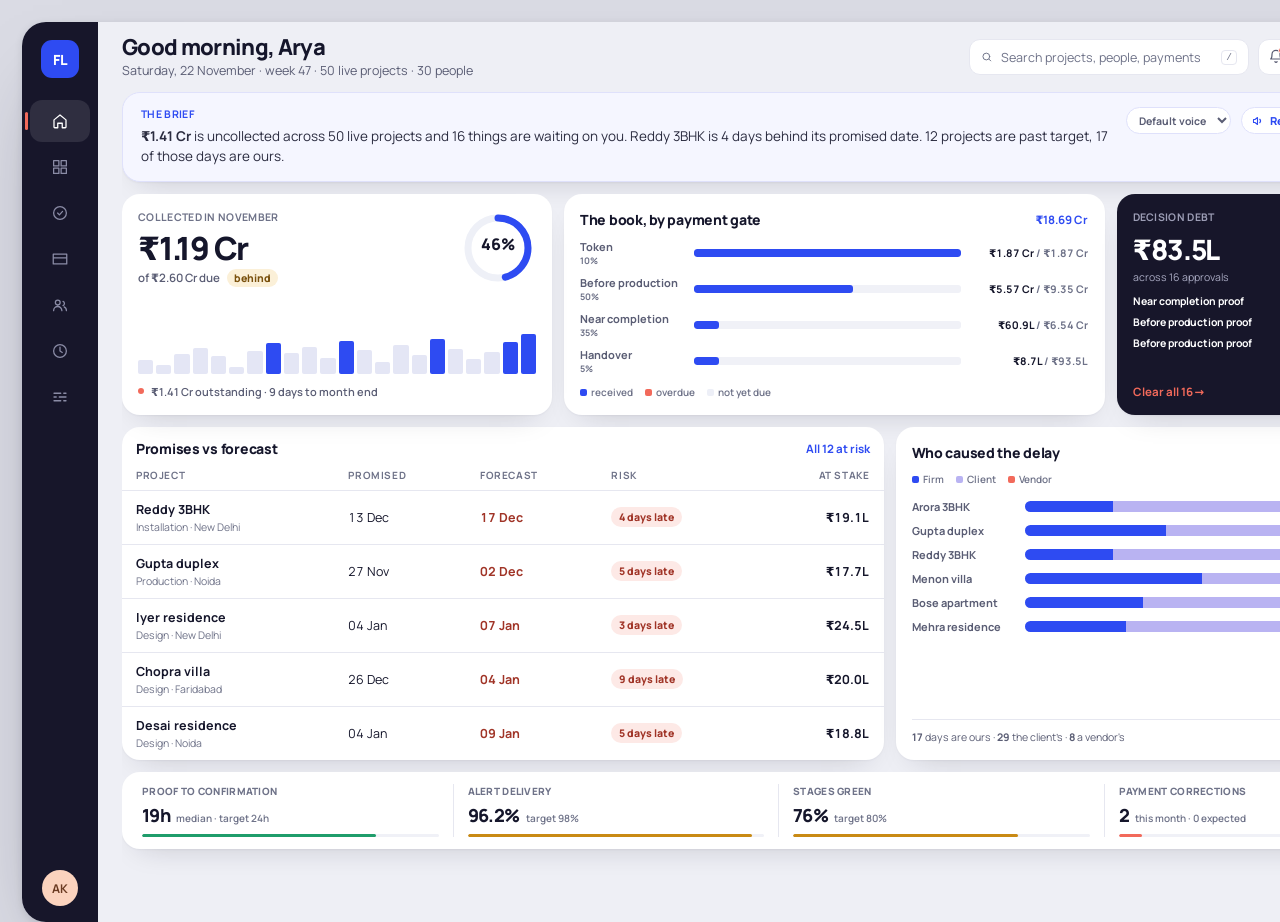
<file: prototype/client app Desktop/md-app.html>
<!DOCTYPE html>
<html lang="en">
<head>
<meta charset="utf-8">
<meta name="viewport" content="width=device-width, initial-scale=1">
<title>First Light · MD console</title>
<link rel="stylesheet" href="md-app.css">
</head>
<body>
<div class="app" id="app"></div>
<script src="md-app.js"></script>
<script>
window.addEventListener('error', e => {
  const bar = document.createElement('div');
  bar.className = 'err';
  bar.textContent = 'JS error: ' + e.message + ' (' + (e.filename||'').split('/').pop() + ':' + e.lineno + ')';
  document.body.prepend(bar);
});
</script>
</body>
</html>
</file>
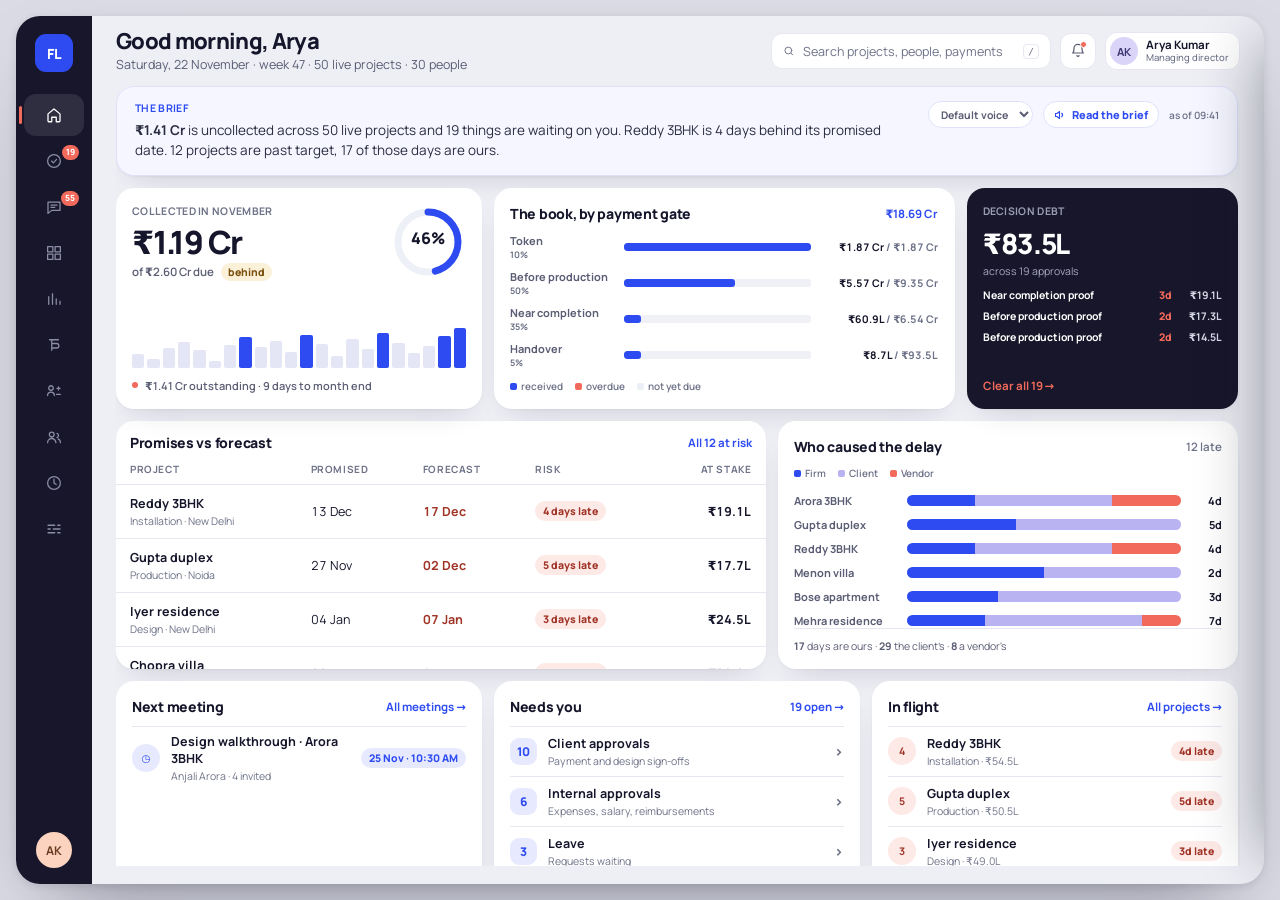
<file: prototype/md console Desktop/md-app.html>
<!DOCTYPE html>
<html lang="en">
<head>
<meta charset="utf-8">
<meta name="viewport" content="width=device-width, initial-scale=1">
<title>First Light · MD console</title>
<link rel="stylesheet" href="md-app.css">
</head>
<body>
<div class="app" id="app"></div>
<script src="../md console mobile/data.js"></script>
<script src="md-app.js"></script>
<script>
window.addEventListener('error', e => {
  const bar = document.createElement('div');
  bar.className = 'err';
  bar.textContent = 'JS error: ' + e.message + ' (' + (e.filename||'').split('/').pop() + ':' + e.lineno + ')';
  document.body.prepend(bar);
});
</script>
</body>
</html>
</file>
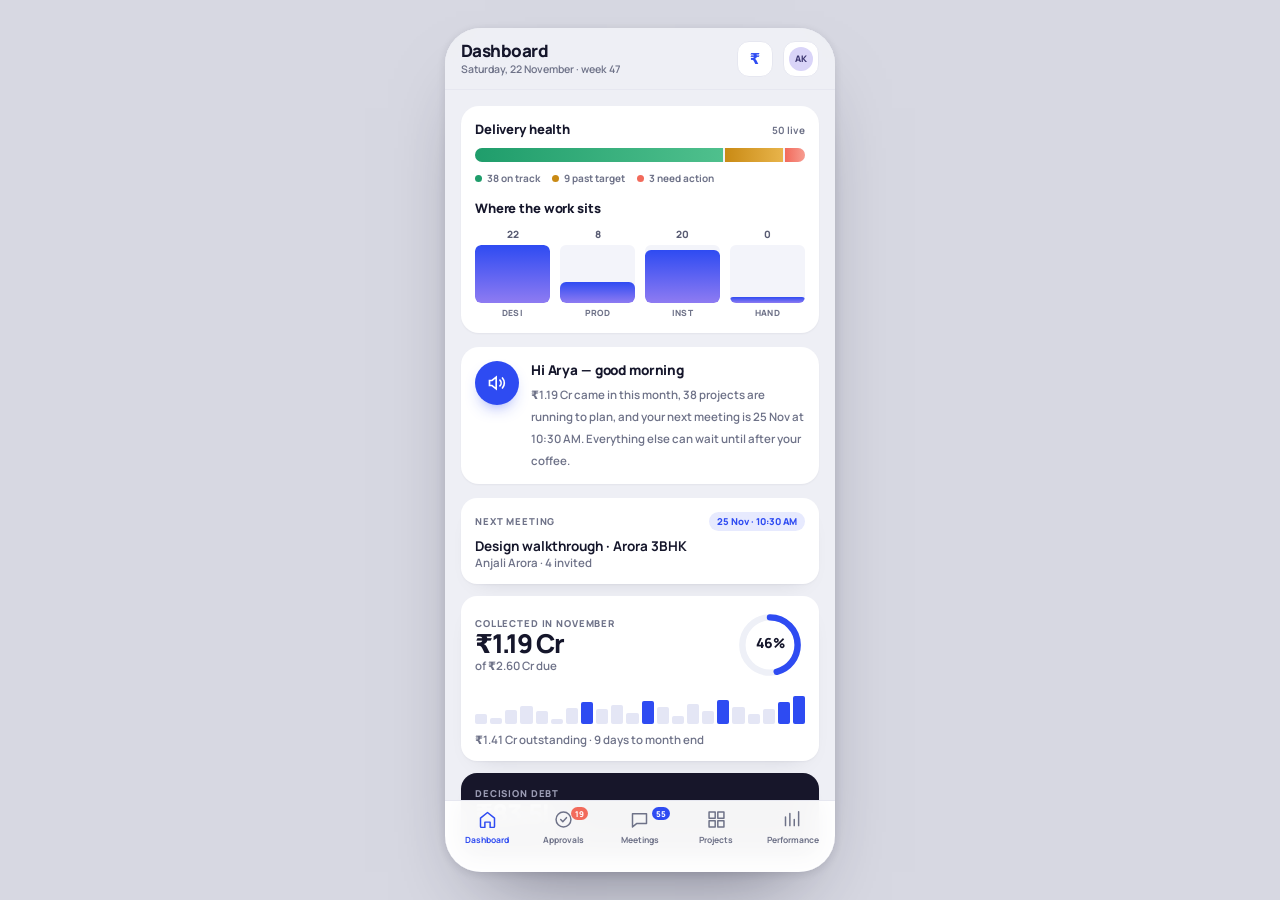
<file: prototype/md console mobile/m-app.html>
<!DOCTYPE html>
<html lang="en">
<head>
<meta charset="utf-8">
<meta name="viewport" content="width=device-width, initial-scale=1, viewport-fit=cover">
<meta name="theme-color" content="#EEEFF5">
<title>First Light · mobile</title>
<link rel="stylesheet" href="m-app.css">
</head>
<body>
<div class="frame">
  <div class="app" id="app"></div>
  <div class="shade" id="shade" data-act="close"></div>
  <div class="sheet" id="sheet"></div>
  <div id="toast"></div>
</div>
<script src="data.js"></script>
<script src="m-app.js"></script>
<script>
window.addEventListener('error', e => {
  const t = document.getElementById('toast');
  if (t) { t.textContent = 'Error: ' + e.message; t.classList.add('on'); }
});
</script>
</body>
</html>
</file>
<file: prototype/client-app-desktop/app.css>
@font-face{font-family:"Manrope";src:url("fonts/Manrope-400.woff2") format("woff2");font-weight:400;font-display:block}
@font-face{font-family:"Manrope";src:url("fonts/Manrope-500.woff2") format("woff2");font-weight:500;font-display:block}
@font-face{font-family:"Manrope";src:url("fonts/Manrope-600.woff2") format("woff2");font-weight:600;font-display:block}
@font-face{font-family:"Manrope";src:url("fonts/Manrope-700.woff2") format("woff2");font-weight:700;font-display:block}
@font-face{font-family:"Manrope";src:url("fonts/Manrope-800.woff2") format("woff2");font-weight:800;font-display:block}

:root{
  --canvas:#EEEFF5; --surface:#fff; --ink:#15162B; --ink2:#5A5D74; --ink3:#6E7288;
  --line:#E6E7F0; --rail:#17162A;
  --cobalt:#2E4BF2; --cobalt-soft:#E7EAFE; --lav:#B9B3F2; --lav-soft:#EFEDFD;
  --coral:#F26A5B; --coral-soft:#FDE9E6; --coral-ink:#A03427;
  --mint:#1F9D6B; --mint-soft:#E3F5EC; --mint-ink:#146B49;
  --amber:#C98A14; --amber-soft:#FBF0D8; --amber-ink:#7A510E;
  --r:18px; --shadow:0 1px 2px rgba(21,22,43,.04), 0 14px 30px -18px rgba(21,22,43,.22);
}
*{box-sizing:border-box;margin:0;padding:0}
html,body{height:100%}
body{background:#DADBE4;font-family:"Manrope",system-ui,sans-serif;color:var(--ink);-webkit-font-smoothing:antialiased;display:grid;place-items:center;padding:16px}
button{font:inherit;color:inherit;background:none;border:none;cursor:pointer}
a{color:inherit;text-decoration:none}
input,select,textarea{font:inherit;color:inherit}

.app{width:min(1440px,100%);height:min(900px,calc(100dvh - 32px));background:var(--canvas);border-radius:24px;overflow:hidden;display:flex;
  box-shadow:0 40px 80px -40px rgba(21,22,43,.5),0 2px 8px rgba(21,22,43,.1);position:relative}

/* rail */
.rail{width:76px;flex:0 0 76px;background:var(--rail);display:flex;flex-direction:column;align-items:center;padding:18px 0 16px;gap:4px}
.logo{width:38px;height:38px;border-radius:11px;background:var(--cobalt);display:grid;place-items:center;color:#fff;font-weight:800;font-size:14px;margin-bottom:18px}
.nav{display:flex;flex-direction:column;gap:4px;align-items:center}
.nav a{position:relative;width:44px;height:42px;border-radius:12px;display:grid;place-items:center;color:#8B8CA6}
.nav a:hover{color:#D6D7E6;background:rgba(255,255,255,.06)}
.nav a.on{background:rgba(255,255,255,.10);color:#fff}
.nav a.on::before{content:"";position:absolute;left:-5px;top:50%;transform:translateY(-50%);width:3px;height:18px;border-radius:2px;background:var(--coral)}
.rail .spacer{flex:1}
.rail .me{width:36px;height:36px;border-radius:50%;background:#FBD3BE;color:#6B3B22;display:grid;place-items:center;font-weight:700;font-size:12px}

/* main */
.main{flex:1;display:flex;flex-direction:column;min-width:0;padding:0 24px}
.topbar{height:70px;display:flex;align-items:center;gap:14px;flex:0 0 auto}
.hello h1{font-size:22px;font-weight:800;letter-spacing:-.03em;line-height:1.1}
.hello p{font-size:12.5px;color:var(--ink2);margin-top:2px}
.tools{margin-left:auto;display:flex;align-items:center;gap:9px}
.search{width:280px;height:36px;border-radius:11px;background:#fff;border:1px solid var(--line);display:flex;align-items:center;gap:8px;padding:0 11px;color:var(--ink3);font-size:12.5px}
.search input{border:none;outline:none;background:none;width:100%;font-size:12.5px;color:var(--ink)}
.search input::placeholder{color:var(--ink3)}
.search kbd{font-size:9.5px;border:1px solid var(--line);border-radius:4px;padding:1px 4px;color:var(--ink3)}
.iconbtn{width:36px;height:36px;border-radius:11px;background:#fff;border:1px solid var(--line);display:grid;place-items:center;color:var(--ink2);position:relative}
.iconbtn:hover{border-color:#CFD2E6}
.iconbtn .dot{position:absolute;top:7px;right:8px;width:7px;height:7px;border-radius:50%;background:var(--coral);border:1.5px solid #fff}
.who{display:flex;align-items:center;gap:8px;padding:4px 10px 4px 4px;border-radius:12px;background:#fff;border:1px solid var(--line)}
.who .av{width:28px;height:28px;border-radius:50%;background:#D9D4F8;color:#3B3570;display:grid;place-items:center;font-weight:700;font-size:11px}
.who .nm{font-size:11.5px;font-weight:700;line-height:1.15}
.who .rl{font-size:9.5px;color:var(--ink3);font-weight:500}

.view{flex:1;min-height:0;display:flex;flex-direction:column;padding-bottom:18px;overflow:hidden}
.scroll{overflow:auto;min-height:0;flex:1;padding-right:2px}
.scroll::-webkit-scrollbar{width:9px}
.scroll::-webkit-scrollbar-thumb{background:#D3D6E4;border-radius:5px;border:2px solid var(--canvas)}

/* card */
.card{background:#fff;border-radius:var(--r);box-shadow:var(--shadow);padding:16px}
.card.pad0{padding:0;overflow:hidden}
.card-h{display:flex;align-items:center;justify-content:space-between;gap:10px;margin-bottom:10px}
.card-h h2{font-size:14px;font-weight:800;letter-spacing:-.02em}
.card-h .sub{font-size:11.5px;color:var(--ink3);font-weight:600}
.eyebrow{font-size:10.5px;font-weight:700;letter-spacing:.03em;color:var(--ink3);text-transform:uppercase}
.link{font-size:11.5px;font-weight:700;color:var(--cobalt);white-space:nowrap}
.link:hover{text-decoration:underline}

/* chips */
.chip{display:inline-flex;align-items:center;gap:5px;font-size:10.5px;font-weight:800;padding:3px 8px;border-radius:999px;white-space:nowrap}
.ok{color:var(--mint-ink);background:var(--mint-soft)}
.late{color:var(--amber-ink);background:var(--amber-soft)}
.now{color:var(--coral-ink);background:var(--coral-soft)}
.mut{color:var(--ink2);background:#F1F2F8}
.blue{color:var(--cobalt);background:var(--cobalt-soft)}
.dot{width:6px;height:6px;border-radius:50%;display:inline-block}

/* buttons */
.btn{display:inline-flex;align-items:center;justify-content:center;gap:7px;height:34px;padding:0 14px;border-radius:10px;font-size:12.5px;font-weight:700;border:1px solid var(--line);background:#fff;color:var(--ink)}
.btn:hover{border-color:#CFD2E6}
.btn.primary{background:var(--cobalt);border-color:var(--cobalt);color:#fff}
.btn.primary:hover{background:#2640D8}
.btn.danger{color:var(--coral-ink);border-color:#F6D3CD}
.btn.danger:hover{background:var(--coral-soft)}
.btn.ghost{border-color:transparent}
.btn.sm{height:29px;padding:0 10px;font-size:11.5px;border-radius:8px}
.btn:disabled{opacity:.45;cursor:not-allowed}

/* kpi */
.kpi{display:flex;flex-direction:column;gap:2px}
.kpi .k{font-size:11px;font-weight:700;color:var(--ink3)}
.kpi .n{font-size:30px;font-weight:800;letter-spacing:-.035em;line-height:1.05}
.kpi .s{font-size:11.5px;color:var(--ink2);font-weight:600}
.delta{font-size:10.5px;font-weight:800;padding:2px 7px;border-radius:999px;margin-left:5px}

/* table */
table{width:100%;border-collapse:collapse}
th{font-size:10px;font-weight:700;letter-spacing:.06em;text-transform:uppercase;color:var(--ink3);text-align:left;padding:0 10px 8px;white-space:nowrap}
td{font-size:12.5px;padding:10px;border-top:1px solid var(--line);vertical-align:middle}
tbody tr:hover{background:#FAFBFF}
td.r,th.r{text-align:right}
td.num{font-variant-numeric:tabular-nums;font-weight:700}
.tname{font-weight:700}
.tmeta{font-size:10.5px;color:var(--ink3);margin-top:2px}

/* progress */
.bar{height:6px;border-radius:3px;background:#F0F1F7;overflow:hidden;min-width:70px}
.bar i{display:block;height:100%;border-radius:3px}

/* avatar */
.av-sm{width:28px;height:28px;border-radius:50%;display:grid;place-items:center;font-weight:700;font-size:10.5px;flex:0 0 auto}
.av-md{width:38px;height:38px;border-radius:50%;display:grid;place-items:center;font-weight:800;font-size:12.5px;flex:0 0 auto}

/* segmented */
.seg{display:inline-flex;background:#fff;border:1px solid var(--line);border-radius:11px;padding:3px;gap:2px}
.seg button{padding:5px 11px;border-radius:8px;font-size:11.5px;font-weight:700;color:var(--ink2)}
.seg button.on{background:var(--ink);color:#fff}
.seg .cnt{font-size:9.5px;opacity:.7;margin-left:4px}

/* layout helpers */
.row{display:flex;align-items:center;gap:10px}
.spread{display:flex;align-items:center;justify-content:space-between;gap:12px}
.grow{flex:1;min-width:0}
.muted{color:var(--ink3)}
.mono{font-variant-numeric:tabular-nums}

/* drawer */
.drawer{position:absolute;top:0;right:0;bottom:0;width:560px;background:#fff;box-shadow:-30px 0 60px -30px rgba(21,22,43,.45);
  transform:translateX(100%);transition:transform .22s ease;display:flex;flex-direction:column;z-index:40;border-radius:24px 0 0 24px}
.drawer.open{transform:none}
.drawer-h{padding:18px 20px;border-bottom:1px solid var(--line);display:flex;align-items:flex-start;gap:12px}
.drawer-h h2{font-size:18px;font-weight:800;letter-spacing:-.03em}
.drawer-h p{font-size:11.5px;color:var(--ink3);margin-top:3px}
.drawer-b{flex:1;overflow:auto;padding:16px 20px 22px}
.close{width:30px;height:30px;border-radius:9px;display:grid;place-items:center;color:var(--ink2);background:#F3F4FA;margin-left:auto}
.close:hover{background:#E9EBF6}

/* modal */
.overlay{position:absolute;inset:0;background:rgba(21,22,43,.42);opacity:0;pointer-events:none;transition:opacity .18s;z-index:50}
.overlay.on{opacity:1;pointer-events:auto}
.modal{position:absolute;left:50%;top:50%;transform:translate(-50%,-50%) scale(.98);width:440px;background:#fff;border-radius:18px;
  padding:20px;z-index:60;opacity:0;pointer-events:none;transition:.18s;box-shadow:0 40px 80px -30px rgba(21,22,43,.5)}
.modal.on{opacity:1;pointer-events:auto;transform:translate(-50%,-50%) scale(1)}
.modal h3{font-size:16px;font-weight:800;letter-spacing:-.02em}
.modal p{font-size:12.5px;color:var(--ink2);margin-top:6px;line-height:1.5}
.modal textarea{width:100%;height:76px;border:1px solid var(--line);border-radius:10px;padding:10px;font-size:12.5px;margin-top:12px;resize:none;outline:none}
.modal textarea:focus{border-color:var(--cobalt)}
.modal .acts{display:flex;gap:8px;justify-content:flex-end;margin-top:14px}

/* toast */
.toasts{position:absolute;left:50%;bottom:22px;transform:translateX(-50%);display:flex;flex-direction:column;gap:8px;z-index:70;align-items:center}
.toast{background:var(--ink);color:#fff;font-size:12.5px;font-weight:600;padding:10px 16px;border-radius:11px;display:flex;gap:9px;align-items:center;
  box-shadow:0 20px 40px -20px rgba(21,22,43,.6);animation:pop .18s ease}
.toast .tick{width:16px;height:16px;border-radius:50%;background:var(--mint);display:grid;place-items:center;font-size:10px}
@keyframes pop{from{opacity:0;transform:translateY(6px)}to{opacity:1;transform:none}}

/* empty */
.empty{padding:44px 20px;text-align:center;color:var(--ink3)}
.empty b{display:block;color:var(--ink);font-size:14px;margin-bottom:4px}

/* misc */
.grid2{display:grid;grid-template-columns:1fr 1fr;gap:12px}
.grid3{display:grid;grid-template-columns:repeat(3,1fr);gap:12px}
.kv{display:flex;justify-content:space-between;font-size:12px;padding:7px 0;border-bottom:1px solid var(--line)}
.kv:last-child{border-bottom:none}
.kv .k{color:var(--ink3);font-weight:600}
.kv .v{font-weight:700}
.stepper{display:flex;gap:6px}
.stepper .st{flex:1;height:5px;border-radius:3px;background:#EEF0F7}
.stepper .st.done{background:var(--cobalt)}
.stepper .st.now{background:var(--coral)}
.tag{font-size:10px;font-weight:800;letter-spacing:.03em;text-transform:uppercase;color:var(--ink3)}
.list-row{display:flex;align-items:center;gap:11px;padding:11px 0;border-top:1px solid var(--line)}
.list-row:first-child{border-top:none}
.err{background:#91261F;color:#fff;padding:10px 14px;border-radius:10px;font-size:12px;margin:8px 0}


/* ---------- expanding rail ---------- */
.app{padding-left:76px}
.rail{position:absolute;left:0;top:0;bottom:0;width:76px;transition:width .12s cubic-bezier(.2,.7,.25,1);z-index:30;overflow:hidden;padding-top:18px}
.rail:hover{width:214px;box-shadow:16px 0 40px -20px rgba(0,0,0,.6)}
.nav a.navitem{width:100%;height:42px;justify-content:center;padding:0 10px;border-radius:12px;gap:12px;display:flex;align-items:center}
.rail:hover .nav a.navitem{justify-content:flex-start;padding-left:15px}
.nav a.navitem .lbl{display:none;font-size:12.5px;font-weight:700;color:#C9CADD;white-space:nowrap}
.rail:hover .nav a.navitem .lbl{display:block}
.nav a.navitem.on .lbl{color:#fff}
.nav{width:100%;padding:0 8px}
.rail .logo{margin-left:auto;margin-right:auto}
.rail:hover .logo{margin-left:19px}
.rail .me{margin-left:auto;margin-right:auto}
.rail:hover .me{margin-left:19px}

/* ---------- search results ---------- */
.search{position:relative}
.search-panel{position:absolute;top:42px;left:0;width:430px;background:#fff;border:1px solid var(--line);border-radius:14px;
  box-shadow:0 24px 48px -24px rgba(21,22,43,.4);padding:6px;z-index:80;display:none;max-height:430px;overflow:auto}
.search-panel.on{display:block}
.sp-group{font-size:9.5px;font-weight:800;letter-spacing:.08em;text-transform:uppercase;color:var(--ink3);padding:9px 10px 4px}
.sp-item{display:flex;gap:10px;align-items:center;padding:8px 10px;border-radius:9px;cursor:pointer}
.sp-item:hover{background:#F4F6FD}
.sp-item .t{font-size:12.5px;font-weight:700}
.sp-item .s{font-size:10.5px;color:var(--ink3)}
.sp-empty{padding:16px;font-size:12px;color:var(--ink3)}

/* ---------- project page ---------- */
.proj-head{display:flex;align-items:center;gap:10px;margin-bottom:12px}
.proj-title{font-size:23px;font-weight:800;letter-spacing:-.035em;line-height:1.1}
.proj-sub{font-size:11.5px;color:var(--ink3);margin-top:3px;font-weight:600}
.proj-grid{display:grid;grid-template-columns:repeat(12,1fr);gap:12px;padding-bottom:6px}
.file-grid{display:grid;grid-template-columns:repeat(2,1fr);gap:9px}
.file-card{border:1px solid var(--line);border-radius:11px;padding:9px;display:flex;gap:10px;align-items:center;cursor:pointer;background:#fff;transition:.15s}
.file-card:hover{border-color:var(--cobalt);box-shadow:0 10px 24px -16px rgba(46,75,242,.7);transform:translateY(-1px)}
.file-thumb{width:34px;height:42px;border-radius:5px;background:#F5F6FC;border:1px solid var(--line);display:grid;place-items:center;font-size:8.5px;font-weight:800;color:var(--coral-ink);flex:0 0 auto}
.file-name{font-size:11.5px;font-weight:700;line-height:1.3}
.file-meta{font-size:9.5px;color:var(--ink3);margin-top:2px}

/* ---------- modal variants ---------- */
.modal.wide{width:600px;max-height:86%;overflow:auto}
.modal.doc{width:640px;padding:0;overflow:hidden}
.doc-h{padding:13px 18px;border-bottom:1px solid var(--line);display:flex;align-items:center;gap:10px}
.doc-body{background:#E9EAF2;padding:14px}
.paper{background:#fff;border-radius:4px;overflow:hidden;box-shadow:0 12px 30px -18px rgba(0,0,0,.45)}
.paper iframe{width:100%;height:440px;border:0;display:block}
.doc-note{font-size:11px;color:var(--ink2);padding:10px 4px 2px;text-align:center}
.field{display:flex;flex-direction:column;gap:5px;margin-top:10px}
.field label{font-size:9.5px;font-weight:800;letter-spacing:.05em;text-transform:uppercase;color:var(--ink3)}
.field input,.field select{height:36px;border:1px solid var(--line);border-radius:10px;padding:0 10px;font-size:12.5px;outline:none;background:#fff;width:100%}
.field input:focus,.field select:focus{border-color:var(--cobalt)}
.form-row{display:grid;grid-template-columns:1fr 1fr;gap:10px}

/* ---------- leave cover ---------- */
.leave-box{border:1px solid var(--line);border-radius:12px;padding:12px;margin-top:12px;background:#FBFBFE}
.leave-row{display:grid;grid-template-columns:1.15fr .9fr .75fr .75fr auto;gap:8px;align-items:end}
.leave-row select,.leave-row input{height:34px;border:1px solid var(--line);border-radius:9px;padding:0 8px;font-size:12px;width:100%;outline:none;background:#fff}
.add-cover{margin-top:10px;font-size:12px;font-weight:800;color:var(--cobalt);display:inline-flex;gap:6px;align-items:center}

/* ---------- pay portal ---------- */
.pay-grid{display:grid;grid-template-columns:162px 1fr;gap:16px;margin-top:12px;align-items:start}
.qr{width:150px;height:150px;background:#fff;border:1px solid var(--line);border-radius:10px;padding:6px}
.drop{border:1.5px dashed #C9CEE6;border-radius:12px;padding:18px 12px;text-align:center;font-size:11.5px;color:var(--ink3);cursor:pointer;line-height:1.5}
.drop:hover{border-color:var(--cobalt)}
.drop.has{border-style:solid;border-color:var(--mint);background:var(--mint-soft);color:var(--mint-ink)}

/* ---------- listen ---------- */
.listen{display:inline-flex;align-items:center;gap:6px;height:27px;padding:0 10px;border-radius:999px;background:#fff;border:1px solid #DFE1FB;font-size:11px;font-weight:800;color:var(--cobalt)}
.listen:hover{background:var(--cobalt-soft)}
.listen.on{background:var(--cobalt);color:#fff;border-color:var(--cobalt)}

.rail.force-open{width:214px;box-shadow:16px 0 40px -20px rgba(0,0,0,.6)}
.rail.force-open .nav a.navitem{justify-content:flex-start;padding-left:15px}
.rail.force-open .nav a.navitem .lbl{display:block}

.pg{padding:20px 24px 18px;font-family:"Manrope",sans-serif}
.pg-top{display:flex;justify-content:space-between;align-items:flex-start}
.pg-brand{font-size:10px;font-weight:800;letter-spacing:.2em;color:var(--ink)}
.pg-meta{font-size:8px;color:var(--ink3);text-align:right;line-height:1.6;font-weight:600}
.pg-hr{height:1px;background:var(--ink);opacity:.16;margin:9px 0 13px}
.pg-title{font-size:14px;font-weight:800;letter-spacing:-.02em;margin-bottom:10px}
.pg-line{display:flex;justify-content:space-between;font-size:8.6px;color:var(--ink2);padding:5px 0;border-bottom:1px solid #F0F1F7}
.pg-total{display:flex;justify-content:space-between;font-size:10.5px;font-weight:800;margin-top:10px;padding-top:8px;border-top:1.5px solid var(--ink)}
.pg-sched{margin-top:12px;font-size:7.8px;color:var(--ink3);line-height:1.5}
.pg-foot{margin-top:16px;font-size:7px;color:var(--ink3);text-align:center;letter-spacing:.04em}

.voice-sel{height:27px;border:1px solid #DFE1FB;border-radius:999px;font-size:10.5px;font-weight:700;color:var(--ink2);background:#fff;padding:0 8px;max-width:200px;outline:none}
.voice-sel:focus{border-color:var(--cobalt)}
.review{display:grid;grid-template-columns:230px 1fr;gap:18px;padding:16px 18px;background:#F7F8FC}
.proof{background:#fff;border:1px solid var(--line);border-radius:14px;padding:14px;box-shadow:0 10px 24px -18px rgba(0,0,0,.4)}
.proof-top{display:flex;justify-content:space-between;font-size:8.5px;font-weight:800;letter-spacing:.08em;text-transform:uppercase;color:var(--ink3)}
.proof-amt{font-size:20px;font-weight:800;letter-spacing:-.03em;margin-top:10px}
.proof-to{font-size:9.5px;color:var(--ink3);font-weight:700;margin-top:2px}
.proof-rows{margin-top:12px;border-top:1px dashed var(--line);padding-top:10px}
.proof-rows div{display:flex;justify-content:space-between;font-size:9.5px;padding:3px 0;color:var(--ink3)}
.proof-rows b{color:var(--ink);font-weight:800}

.listen{white-space:nowrap;flex:0 0 auto}
.voice-sel{max-width:175px;flex:0 0 auto}
@media (max-width: 1200px){ .voice-sel{display:none} }

.cover-block{border-top:1px dashed var(--line);margin-top:10px;padding-top:10px}
.cover-block:first-child{border-top:none;margin-top:0;padding-top:0}
.cover-grid{display:grid;grid-template-columns:1fr 1fr;gap:8px}
.cover-grid select,.cover-grid input{height:34px;border:1px solid var(--line);border-radius:9px;padding:0 8px;font-size:12px;width:100%;outline:none;background:#fff}
.mini-lab{display:block;font-size:9.5px;font-weight:800;letter-spacing:.05em;text-transform:uppercase;color:var(--ink3);margin-bottom:4px}

/* ===================== parity additions ===================== */
.who{cursor:pointer}
.who:hover{border-color:#CFD2E6}
.navbadge{position:absolute;top:5px;right:5px;min-width:15px;height:15px;padding:0 4px;border-radius:999px;background:var(--coral);color:#fff;
  font-size:8.5px;font-weight:800;display:grid;place-items:center;line-height:1}
.rail:hover .navbadge{position:static;margin-left:auto;background:var(--coral)}

/* meetings */
.mt-grid{display:grid;grid-template-columns:repeat(3,1fr);gap:10px}
.mtcard{background:#fff;border:1px solid var(--line);border-radius:14px;padding:13px 14px;text-align:left;display:flex;flex-direction:column;gap:6px;
  transition:border-color .15s,box-shadow .15s,transform .15s;min-height:118px}
.mtcard:hover{border-color:#C9CEE6;box-shadow:0 16px 30px -22px rgba(21,22,43,.4);transform:translateY(-1px)}
.mt-title{font-size:13px;font-weight:800;letter-spacing:-.01em;margin-top:2px}
.mtcard .tmeta{font-size:10.5px}
.mtcard.new{border-style:dashed;align-items:center;justify-content:center;color:var(--ink3);gap:5px}
.mtcard.new b{font-size:12.5px;color:var(--ink)}
.mt-plus{width:30px;height:30px;border-radius:50%;background:var(--cobalt-soft);color:var(--cobalt);display:grid;place-items:center;font-size:18px;font-weight:700}
.rsvp{display:flex;gap:10px;font-size:10px;font-weight:800;margin-top:auto;padding-top:4px}
.rsvp .ok-t{color:var(--mint-ink)} .rsvp .no-t{color:var(--coral-ink)} .rsvp .pend-t{color:var(--amber-ink)}
.rsvp-btns{display:flex;gap:4px}
.rsvp-btns .btn{padding:0 7px;min-width:28px}

/* messages */
.msg-grid{display:grid;grid-template-columns:repeat(3,1fr);gap:9px}
.msg-grid.S{grid-template-columns:repeat(4,1fr)} .msg-grid.L{grid-template-columns:repeat(2,1fr)}
.msgcard{background:#fff;border:1px solid var(--line);border-radius:13px;padding:12px 13px;text-align:left;display:flex;flex-direction:column;gap:4px;min-height:86px}
.msgcard:hover{border-color:#C9CEE6}
.msgcard b{font-size:12.5px} .msgcard i{font-size:11px;color:var(--ink2);font-style:normal;line-height:1.35;display:-webkit-box;-webkit-line-clamp:2;-webkit-box-orient:vertical;overflow:hidden}
.msgcard .tmeta{margin-top:auto;font-size:9.5px}
.wa-dot{width:7px;height:7px;border-radius:50%;background:#25D366;display:inline-block;flex:0 0 auto}
.msg-grid.S .msgcard{min-height:76px} .msg-grid.L .msgcard{min-height:100px}
.thread-body{height:360px;overflow:auto;background:#F4F5FA;padding:16px 18px;display:flex;flex-direction:column;gap:9px}
.bubble{max-width:80%;background:#fff;border:1px solid var(--line);border-radius:12px;padding:8px 10px;font-size:12px;line-height:1.45;color:var(--ink)}
.bubble.them{align-self:flex-start;border-bottom-left-radius:4px}
.bubble.me{align-self:flex-end;background:#E7EAFE;border-color:#D9DEFB;border-bottom-right-radius:4px}
.bub-name{font-size:9.5px;font-weight:800;color:var(--ink3);margin-bottom:2px}
.bub-time{font-size:8.5px;color:var(--ink3);margin-top:3px;text-align:right}
.thread-compose{display:flex;gap:8px;padding:11px 14px;border-top:1px solid var(--line);background:#fff}
.thread-compose input{flex:1;height:36px;border:1px solid var(--line);border-radius:10px;padding:0 11px;font-size:12.5px;outline:none}
.thread-compose input:focus{border-color:var(--cobalt)}
.thread-foot{display:flex;align-items:center;justify-content:space-between;padding:0 18px 12px;background:#fff}
.wa-avatar{width:32px;height:32px;border-radius:9px;background:#E3F5EC;color:#146B49;display:grid;place-items:center;font-size:10px;font-weight:800}
.modal.thread{width:580px;padding:0;overflow:hidden}

/* performance */
.perf-band{margin-bottom:14px}
.perf-grid{display:grid;grid-template-columns:repeat(4,1fr);gap:9px}
.pcard{background:#fff;border:1px solid var(--line);border-radius:14px;padding:12px 13px;text-align:left;display:flex;flex-direction:column;gap:3px;transition:.15s}
.pcard:hover{border-color:#C9CEE6;box-shadow:0 16px 30px -22px rgba(21,22,43,.35);transform:translateY(-1px)}
.pcard-big{font-size:23px;font-weight:800;letter-spacing:-.03em;line-height:1.05}
.pcard-name{font-size:12.5px;font-weight:800;margin-top:5px}
.pcard-sub{font-size:10.5px;color:var(--ink3)}
.pcard-foot{display:flex;justify-content:space-between;font-size:9.5px;color:var(--ink3);font-weight:700;margin-top:7px;padding-top:7px;border-top:1px solid var(--line)}
.chart{display:flex;align-items:flex-end;gap:10px;height:170px;padding-top:4px}
.chart-col{flex:1;display:flex;flex-direction:column;align-items:center;gap:6px;height:100%;justify-content:flex-end;min-width:0}
.chart-col b{font-size:10px;font-weight:800;color:var(--ink2);white-space:nowrap}
.chart-bar{width:100%;max-width:64px;height:110px;display:flex;align-items:flex-end;background:#F4F5FA;border-radius:7px;overflow:hidden}
.chart-bar i{display:block;width:100%;background:var(--cobalt);border-radius:7px 7px 0 0;min-height:6px}
.chart-col span{font-size:9.5px;font-weight:700;color:var(--ink3);white-space:nowrap}

/* money */
.in-badge,.out-badge{width:30px;height:24px;border-radius:7px;display:grid;place-items:center;font-size:8.5px;font-weight:800;flex:0 0 auto}
.in-badge{background:var(--mint-soft);color:var(--mint-ink)}
.out-badge{background:var(--coral-soft);color:var(--coral-ink)}

/* files */
.thumb-grid{display:grid;grid-template-columns:repeat(3,1fr);gap:9px;margin-bottom:10px}
.thumb{position:relative;border:1px solid var(--line);border-radius:11px;overflow:hidden;background:#F7F8FC;text-align:left;padding:0}
.thumb:hover{border-color:var(--cobalt)}
.rimg{display:block;width:100%;height:auto}
.th-v{position:absolute;top:6px;right:6px;background:rgba(21,22,43,.72);color:#fff;font-size:8.5px;font-weight:800;padding:2px 5px;border-radius:5px}
.th-n{display:block;font-size:9.5px;font-weight:700;padding:6px 7px;background:#fff;color:var(--ink)}
.bigimg{border:1px solid var(--line);border-radius:12px;overflow:hidden;background:#F7F8FC;max-width:520px;margin:0 auto}
.bigimg svg{display:block;width:100%;height:auto}

/* calendar */
.cal-grid{display:grid;grid-template-columns:repeat(7,1fr);gap:3px}
.cal-w{font-size:8.5px;font-weight:800;color:var(--ink3);text-align:center;padding:3px 0;text-transform:uppercase}
.cal-cell{height:30px;border-radius:7px;display:flex;flex-direction:column;align-items:center;justify-content:center;gap:1px;font-size:10.5px;font-weight:700;color:var(--ink2);background:transparent;position:relative}
.cal-cell:hover{background:#F4F6FD}
.cal-cell.today{background:var(--ink);color:#fff}
.cal-cell.sel{outline:2px solid var(--cobalt);outline-offset:-2px}
.cal-cell i{width:4px;height:4px;border-radius:50%;background:var(--cobalt);position:absolute;bottom:3px}
.cal-cell.today i{background:#fff}
.cal-cell.empty{pointer-events:none}

/* meeting invite checkboxes */
.checkgrid{display:grid;grid-template-columns:1fr 1fr;gap:6px;margin-top:4px;max-height:180px;overflow:auto}
.check{display:flex;align-items:center;gap:7px;font-size:11.5px;font-weight:600;border:1px solid var(--line);border-radius:9px;padding:7px 9px;background:#fff;cursor:pointer}
.check i{font-style:normal;color:var(--ink3);font-size:10px;margin-left:auto}
.check input{accent-color:var(--cobalt)}
.tile-row{display:grid;grid-template-columns:repeat(4,1fr);gap:9px;margin-bottom:12px}
.tile{background:#fff;border:1px solid var(--line);border-radius:12px;padding:10px 12px;text-align:left;display:flex;align-items:baseline;gap:8px;transition:.15s}
.tile:hover{border-color:#C9CEE6}
.tile-k{font-size:9.5px;font-weight:800;letter-spacing:.05em;text-transform:uppercase;color:var(--ink3)}
.tile b{font-size:20px;font-weight:800;letter-spacing:-.03em;margin-left:auto}
.tile-s{font-size:10.5px;font-weight:700;color:var(--ink3)}
.wa-card{width:100%;text-align:left;background:#EAF8F0;border:1px solid #CFEBDD;border-radius:12px;padding:10px 11px;margin-top:4px}
.wa-card:hover{border-color:#9FD9BC}
.wa-card b{font-size:12px;color:#0E5C3F}
.act-grid{display:grid;grid-template-columns:300px 1fr;gap:12px;align-items:start}
.mini-sel{height:31px;border:1px solid var(--line);border-radius:9px;padding:0 9px;font-size:11.5px;font-weight:600;background:#fff;color:var(--ink);outline:none;max-width:190px}
.dayhead{font-size:10px;font-weight:800;letter-spacing:.07em;text-transform:uppercase;color:var(--ink3);padding:10px 16px 6px;background:#FBFBFE;border-top:1px solid var(--line)}
.dayhead:first-child{border-top:none}
.li-num{display:grid;place-items:center;border-radius:9px;background:var(--cobalt-soft);color:var(--cobalt);font-size:12px;font-weight:800;flex:0 0 auto}
.chev{font-size:15px;font-weight:700;line-height:1}

/* ================= client desktop ================= */
.app.auth-mode{padding-left:0}
.app.auth-mode .rail{display:none}
.auth{position:absolute;inset:0;display:grid;grid-template-columns:1.04fr .96fr;background:var(--canvas);overflow:hidden}
.auth-art{background:linear-gradient(145deg,#17162A 0%,#1E2D90 55%,#2E4BF2 100%);color:#fff;padding:54px 58px;display:flex;flex-direction:column;justify-content:center;position:relative;overflow:hidden}
.auth-art:after{content:"";position:absolute;width:440px;height:440px;border-radius:50%;right:-160px;top:-140px;border:1px solid rgba(255,255,255,.16);box-shadow:0 0 0 40px rgba(255,255,255,.03),0 0 0 90px rgba(255,255,255,.02)}
.logo-lg{width:52px;height:52px;border-radius:14px;background:#fff;color:var(--cobalt);display:grid;place-items:center;font-size:20px;font-weight:800;position:relative;z-index:1}
.auth-kicker{margin-top:28px;font-size:10px;font-weight:800;letter-spacing:.14em;text-transform:uppercase;color:#AEB6E8}
.auth-art h1{font-size:40px;font-weight:800;letter-spacing:-.045em;line-height:1.08;margin-top:12px;max-width:560px;position:relative;z-index:1}
.auth-art p{font-size:14px;line-height:1.6;color:#C9CEF2;margin-top:14px;max-width:480px;position:relative;z-index:1}
.auth-project{margin-top:38px;border-top:1px solid rgba(255,255,255,.18);padding-top:16px;display:grid;gap:4px;position:relative;z-index:1}
.auth-project .lab{color:#AEB6E8}
.auth-project b{font-size:15px;font-weight:800}
.auth-project span:last-child{font-size:12px;color:#C9CEF2}
.auth-foot{position:absolute;left:58px;bottom:28px;font-size:10.5px;color:#8F97C8}
.auth-main{padding:52px 64px;display:flex;flex-direction:column;justify-content:center;max-width:600px;width:100%;justify-self:center}
.auth-brand{display:flex;align-items:center;gap:10px;font-size:12px;font-weight:800;letter-spacing:.06em}
.auth-brand .mark{width:32px;height:32px;border-radius:9px;background:var(--cobalt);color:#fff;display:grid;place-items:center;font-size:14px}
.auth-signin{margin-left:auto;font-size:11px;font-weight:700;color:var(--ink3)}
.auth-main h2{font-size:32px;font-weight:800;letter-spacing:-.04em;margin-top:30px}
.auth-sub{font-size:13px;line-height:1.6;color:var(--ink2);margin-top:8px;max-width:460px}
.auth-card{margin-top:18px;box-shadow:0 1px 2px rgba(21,22,43,.04),0 18px 40px -30px rgba(21,22,43,.4)}
.auth-note{margin-top:14px;font-size:10.5px;color:var(--ink3);text-align:center}
.field{display:flex;flex-direction:column;gap:6px}
.field label{font-size:10px;font-weight:800;letter-spacing:.06em;text-transform:uppercase;color:var(--ink3)}
.field input,.field select{height:40px;border:1px solid var(--line);border-radius:10px;padding:0 11px;font-size:12.5px;background:#fff;outline:none;width:100%}
.field input:focus{border-color:var(--cobalt)}
.hint{font-size:11px;line-height:1.5;color:var(--ink3);margin-top:8px}
.check{display:flex;align-items:flex-start;gap:9px;font-size:11.5px;font-weight:600;line-height:1.45;color:var(--ink2);margin-top:14px}
.check input{accent-color:var(--cobalt);margin-top:2px}
.link{background:none;border:0;padding:0;color:var(--cobalt);font-weight:800;font-size:11.5px;text-decoration:underline;text-underline-offset:3px;cursor:pointer}
.modal-head{display:flex;align-items:flex-start;gap:10px;margin-bottom:10px}
.modal-head h3{flex:1}
.modal-head p{font-size:11.5px;color:var(--ink3);margin-top:3px}
.close{width:30px;height:30px;border-radius:9px;background:#F3F4FA;color:var(--ink2);display:grid;place-items:center;font-size:12px;flex:0 0 auto}
.body-copy{font-size:12.5px;line-height:1.55;color:var(--ink2)}
.medium{font-size:19px;font-weight:800;letter-spacing:-.03em;margin-top:6px}
.page-head{display:flex;align-items:flex-start;justify-content:space-between;gap:14px;margin-bottom:14px}
.page-head h2{font-size:24px;letter-spacing:-.035em;margin-top:5px}
.page-head .tmeta{margin-top:3px}
.big-num{font-size:28px;font-weight:800;letter-spacing:-.04em;line-height:1.1;margin-top:6px;font-variant-numeric:tabular-nums}

.client-hero{display:grid;grid-template-columns:1.55fr 1fr;gap:12px}
.render-hero{position:relative;display:block;width:100%;min-height:330px;border:0;border-radius:18px;overflow:hidden;background:var(--rail);padding:0;text-align:left;color:#fff;cursor:pointer}
.render-art{position:absolute;inset:0}
.render-art svg{width:100%;height:100%;display:block}
.render-hero:after{content:"";position:absolute;inset:0;background:linear-gradient(180deg,rgba(21,22,43,0) 35%,rgba(21,22,43,.78) 100%)}
.render-cap{position:absolute;left:18px;right:18px;bottom:16px;z-index:2;display:grid;gap:3px}
.render-cap b{font-size:22px;font-weight:800;letter-spacing:-.03em}
.render-cap span:last-child{font-size:11px;color:#D5D8EE}
.render-cap .chip{align-self:start;margin-bottom:3px;background:var(--mint-soft);color:var(--mint-ink)}
.stack{display:flex;flex-direction:column;gap:12px;min-width:0}
.stack .card{margin:0}
.home-cols{display:grid;grid-template-columns:1.5fr 1fr;gap:12px;margin-top:12px}
.render-grid{display:grid;grid-template-columns:repeat(3,1fr);gap:9px}
.render-grid.wide{grid-template-columns:repeat(4,1fr)}
.render-card{display:block;border:1px solid var(--line);border-radius:12px;overflow:hidden;background:#fff;padding:0;text-align:left;cursor:pointer}
.render-card:hover{border-color:#C9CEE6;box-shadow:0 12px 28px -22px rgba(21,22,43,.4)}
.render-card.wide{grid-column:span 2}
.render-img{height:120px}
.render-img svg{width:100%;height:100%;display:block}
.render-meta{padding:8px 10px;display:grid;gap:2px}
.render-meta b{font-size:11.5px;font-weight:800}
.render-meta span{font-size:9.5px;color:var(--ink3);font-weight:600}
.next-list{display:grid;gap:0}
.next-list>div{display:flex;align-items:flex-start;gap:10px;padding:10px 0;border-top:1px solid var(--line)}
.next-list>div:first-child{border-top:0}
.next-list .dot{width:8px;height:8px;border-radius:50%;background:#C9CEE6;margin-top:6px;flex:0 0 auto}
.next-list .dot.ok{background:var(--mint)}
.next-list .dot.warn{background:var(--amber)}
.next-list b{font-size:11.5px;font-weight:800;display:block}
.next-list span{font-size:10.5px;color:var(--ink3);line-height:1.5;display:block;margin-top:2px}
.next-list .tmeta{margin-left:auto;white-space:nowrap}
.ideas{display:grid;grid-template-columns:repeat(3,1fr);gap:7px}
.idea{border:1px solid var(--line);border-radius:11px;overflow:hidden;background:#fff;padding:0;text-align:left;cursor:pointer}
.idea-art{height:66px}
.idea-art svg{width:100%;height:100%;display:block}
.idea b{display:block;font-size:10.5px;font-weight:800;padding:7px 8px 0}
.idea span{display:block;font-size:9px;color:var(--ink3);padding:2px 8px 7px}
.stage-track{display:grid;grid-template-columns:repeat(14,1fr);gap:5px;padding:4px 0 2px}
.stage-step{display:flex;flex-direction:column;align-items:flex-start;gap:4px;background:none;border:0;padding:0;text-align:left;cursor:pointer;min-width:0}
.stage-step .sd{width:12px;height:12px;border-radius:50%;background:#E1E3EE;border:2px solid #fff;box-shadow:0 0 0 1px #D6D9E8}
.stage-step.done .sd{background:var(--mint)}
.stage-step.now .sd{background:var(--cobalt);box-shadow:0 0 0 2px var(--cobalt-soft)}
.stage-step b{font-size:9px;font-weight:800;line-height:1.15;white-space:nowrap;overflow:hidden;text-overflow:ellipsis;max-width:100%}
.stage-step span:last-child{font-size:8px;color:var(--ink3);white-space:nowrap}
.stage-step.now b{color:var(--cobalt)}
.stage-step.done b{color:var(--ink2)}
.project-grid{display:grid;grid-template-columns:repeat(12,1fr);gap:12px;margin-top:12px}
.stage-art{height:180px;border-radius:12px;overflow:hidden;margin-top:4px}
.stage-art svg{width:100%;height:100%;display:block}
.mini{background:#F7F8FC;border-radius:11px;padding:10px 11px}
.mini b{display:block;font-size:16px;font-weight:800;margin-top:4px}
.mini span:last-child{font-size:9.5px;color:var(--ink3)}
.version-row{display:flex;gap:6px;flex-wrap:wrap}
.version{border:1px solid var(--line);background:#fff;border-radius:10px;padding:8px 11px;text-align:left;cursor:pointer;display:grid;gap:2px;min-width:82px}
.version b{font-size:11px;font-weight:800}
.version span{font-size:9px;color:var(--ink3)}
.version.on{background:var(--ink);border-color:var(--ink);color:#fff}
.version.on span{color:#C9CBE0}
.version-brief{margin-top:10px;padding:12px 14px}
.version-brief .row{justify-content:space-between}
.version-brief p{margin-top:5px}
.due-hero{display:flex;align-items:center;justify-content:space-between;gap:20px;background:linear-gradient(135deg,#17162A,#24224A);color:#fff;border-radius:18px;padding:22px 24px;box-shadow:var(--shadow)}
.due-hero .lab{color:#A9ABC8}
.due-hero b{display:block;font-size:34px;font-weight:800;letter-spacing:-.04em;line-height:1.1;margin-top:4px;font-variant-numeric:tabular-nums}
.due-hero span{font-size:11.5px;color:#C9CBE0}
.due-actions{display:flex;gap:8px;flex:0 0 auto}
.pay-grid{display:grid;grid-template-columns:repeat(12,1fr);gap:12px;margin-top:12px}
.doc-list{display:grid}
.doc-list button{display:flex;align-items:center;gap:10px;padding:11px 0;border:0;border-top:1px solid var(--line);background:none;text-align:left;cursor:pointer}
.doc-list button:first-child{border-top:0}
.doc-ico{width:32px;height:32px;border-radius:9px;background:var(--cobalt-soft);color:var(--cobalt);display:grid;place-items:center;font-size:10px;font-weight:800;flex:0 0 auto}
.doc-list b{display:block;font-size:11.5px;font-weight:800}
.doc-list span{display:block;font-size:10px;color:var(--ink3)}
.chev{margin-left:auto;color:var(--ink3);font-size:16px}
.meeting-hero{display:flex;align-items:center;justify-content:space-between;gap:20px;background:linear-gradient(135deg,#17162A,#2E4BF2);color:#fff;border-radius:18px;padding:24px;box-shadow:var(--shadow)}
.meeting-hero h2{font-size:24px;margin-top:4px;letter-spacing:-.03em}
.meeting-hero p{font-size:11.5px;color:#CDD2F1;margin-top:5px}
.msg-grid{display:grid;grid-template-columns:330px 1fr;gap:12px;min-height:560px}
.msg-list{display:flex;flex-direction:column;height:100%;padding:6px}
.thread-row{display:flex;align-items:center;gap:9px;width:100%;padding:10px;border:0;border-radius:11px;background:none;text-align:left;cursor:pointer}
.thread-row:hover{background:#F6F7FC}
.thread-row.on{background:var(--cobalt-soft)}
.thread-row b{display:block;font-size:11.5px;font-weight:800}
.thread-row div span{display:block;font-size:10px;color:var(--ink3)}
.msg-team,.msg-office{padding:12px 10px 0;border-top:1px solid var(--line);margin-top:10px}
.msg-office{margin-top:auto;padding-bottom:8px}
.msg-office b{display:block;font-size:11.5px;margin:4px 0 7px}
.chat{display:flex;flex-direction:column;min-height:560px}
.chat-head{display:flex;align-items:center;justify-content:space-between;gap:10px;padding:13px 16px;border-bottom:1px solid var(--line)}
.chat-head b{display:block;font-size:13px}
.chat-head span{display:block;font-size:10px;color:var(--ink3);margin-top:2px}
.chat-body{flex:1;overflow:auto;padding:16px;display:flex;flex-direction:column;gap:9px;background:#F9FAFE}
.bubble{max-width:70%;background:#fff;border:1px solid var(--line);border-radius:12px;padding:9px 11px;font-size:12px;line-height:1.45}
.bubble span{display:block;font-size:9px;font-weight:800;color:var(--ink3);margin-bottom:3px}
.bubble.me{align-self:flex-end;background:var(--cobalt-soft);border-color:#D9DEFB}
.chat-compose{display:flex;gap:8px;padding:10px 12px;border-top:1px solid var(--line);background:#fff}
.chat-compose input{flex:1;height:38px;border:1px solid var(--line);border-radius:10px;padding:0 11px;font-size:12px;outline:none}
.chat-compose input:focus{border-color:var(--cobalt)}
.cat-grid{display:grid;grid-template-columns:repeat(4,1fr);gap:11px}
.cat-card{border:1px solid var(--line);border-radius:13px;overflow:hidden;background:#fff;padding:0;text-align:left;cursor:pointer}
.cat-card:hover{border-color:#C9CEE6;box-shadow:0 16px 30px -24px rgba(21,22,43,.4);transform:translateY(-1px)}
.cat-art{height:132px}
.cat-art svg{width:100%;height:100%;display:block}
.cat-body{padding:9px 11px;display:grid;gap:3px}
.cat-body b{font-size:12px;font-weight:800}
.cat-body span:last-child{font-size:10px;color:var(--ink3)}
.settings-grid{display:grid;grid-template-columns:1fr 1fr;gap:12px}
.settings-grid .card{margin:0}
.pay-wrap{display:grid;grid-template-columns:170px 1fr;gap:18px;align-items:center;padding:6px 0}
.qr-card{text-align:center;background:#F7F8FC;border-radius:12px;padding:10px}
.qr-card svg{width:150px;height:150px}
.qr-card p{margin-top:6px}
.proof-form{display:grid;gap:12px}
.proof-drop{display:grid;place-items:center;min-height:180px;border:1.5px dashed #C9CEE6;border-radius:12px;background:#FAFBFE;text-align:center;cursor:pointer;overflow:hidden;padding:12px;gap:4px}
.proof-drop img{max-height:220px;max-width:100%;object-fit:contain}
.proof-drop b{font-size:12.5px}
.proof-drop span{font-size:10.5px;color:var(--ink3)}
.notice{border:1px solid var(--line);border-radius:11px;padding:11px 12px;font-size:11.5px;font-weight:700;background:#F7F8FC}
.notice.ok{background:var(--mint-soft);border-color:#CFEBDD;color:var(--mint-ink)}
.notice.bad{background:var(--coral-soft);border-color:#F6D3CD;color:var(--coral-ink)}
.paper{background:#fff;border:1px solid var(--line);border-radius:12px;padding:24px;box-shadow:0 20px 40px -30px rgba(21,22,43,.4)}
.paper-head{display:flex;justify-content:space-between;gap:20px;border-bottom:1px solid var(--line);padding-bottom:14px}
.paper-head b{font-size:12px;font-weight:800;letter-spacing:.1em}
.paper-head span{display:block;font-size:9.5px;color:var(--ink3);margin-top:3px}
.paper-to{display:grid;gap:2px;margin:14px 0;font-size:11.5px}
.paper-to b{font-size:13px}
.paper-table td{padding:9px 0;border-top:1px solid var(--line);font-size:11.5px;border-bottom:0}
.paper-table .total td{font-weight:800;border-top:1px solid var(--ink);font-size:13px}
.paper-note{font-size:10px;color:var(--ink3);line-height:1.5;margin-top:12px}
.viewer-art{height:340px;border-radius:12px;overflow:hidden;background:var(--canvas)}
.viewer-art svg{width:100%;height:100%;display:block}
.item-art{height:220px;border-radius:12px;overflow:hidden;background:var(--canvas);margin-bottom:10px}
.item-art svg{width:100%;height:100%;display:block}

.due-box{display:grid;gap:2px;background:#F7F8FC;border-radius:12px;padding:11px 12px;margin-top:4px}
.due-box .lab{color:var(--ink3)}
.due-box b{font-size:26px;font-weight:800;letter-spacing:-.04em;line-height:1.1;font-variant-numeric:tabular-nums}
.due-box span:last-child{font-size:10px;color:var(--ink3);font-weight:600}
.render-cap .chip{justify-self:start;width:max-content}
.check{border:0;background:transparent;border-radius:0;padding:0}
.page-head input{height:36px;border:1px solid var(--line);border-radius:10px;padding:0 11px;font-size:12px;background:#fff;outline:none}
.page-head input:focus{border-color:var(--cobalt)}
.cat-art{height:160px}
.render-img{height:150px}
.render-hero{height:100%;box-shadow:var(--shadow)}
.client-hero{min-height:382px}

@media (max-width:1240px){
  .client-hero{grid-template-columns:1fr .9fr}
  .home-cols{grid-template-columns:1fr}
  .cat-grid{grid-template-columns:repeat(3,1fr)}
  .settings-grid{grid-template-columns:1fr}
  .msg-grid{grid-template-columns:290px 1fr}
  .render-grid.wide{grid-template-columns:repeat(3,1fr)}
}
@media (max-width:980px){
  .auth{grid-template-columns:1fr}
  .auth-art{display:none}
  .auth-main{max-width:none;padding:48px 36px}
  .client-hero{grid-template-columns:1fr}
  .cat-grid{grid-template-columns:repeat(2,1fr)}
  .project-grid,.pay-grid{display:block}
  .project-grid>.card,.pay-grid>.card{margin-bottom:12px}
  .stage-track{grid-template-columns:repeat(7,1fr);row-gap:10px}
  .due-hero,.meeting-hero{flex-direction:column;align-items:flex-start}
}
.render-art img,.render-img img,.stage-art img,.viewer-art img,.cat-art img,.idea-art img,.item-art img{width:100%;height:100%;object-fit:cover;display:block}
.dt-field{position:relative}
.dt-field input{padding-left:36px}
.dt-ico{position:absolute;left:11px;top:50%;transform:translateY(-50%);width:16px;height:16px;color:var(--cobalt);pointer-events:none;display:grid;place-items:center}
.dt-ico svg{width:16px;height:16px;stroke:currentColor;fill:none}
.dt-preview{margin-top:10px;border:1px solid var(--line);background:#F7F8FC;border-radius:10px;padding:9px 11px;font-size:11.5px;font-weight:800;color:var(--ink2)}
input[type="date"],input[type="time"]{font-family:var(--sans);color:var(--ink)}
</file>
<file: prototype/design-partner-mobile/app.css>
@font-face{font-family:"Manrope";src:url("fonts/Manrope-400.woff2") format("woff2");font-weight:400;font-display:block}
@font-face{font-family:"Manrope";src:url("fonts/Manrope-500.woff2") format("woff2");font-weight:500;font-display:block}
@font-face{font-family:"Manrope";src:url("fonts/Manrope-600.woff2") format("woff2");font-weight:600;font-display:block}
@font-face{font-family:"Manrope";src:url("fonts/Manrope-700.woff2") format("woff2");font-weight:700;font-display:block}
@font-face{font-family:"Manrope";src:url("fonts/Manrope-800.woff2") format("woff2");font-weight:800;font-display:block}
:root{
  --bg:#EEEFF5; --card:#FFFFFF; --ink:#15162B; --mut:#5A5D74; --line:#E6E7F0;
  --slate:#2E4BF2; --slate-2:#1E36D6; --blush:#FDE9E6; --peach:#E7EAFE; --sun:#FBF0D8; --mint:#1F9D6B; --sky:#DCE6FB; --grape:#B9B3F2; --lemon:#FBF0D8; --rose:#FDE9E6;
  --green:#1F9D6B; --amber:#C98A14; --red:#F26A5B; --on-accent:#FFFFFF;
  --cobalt:#2E4BF2; --coral:#F26A5B; --rail:#17162A;
  --cobalt-soft:#E7EAFE; --coral-soft:#FDE9E6; --coral-ink:#A03427;
  --mint:#1F9D6B; --mint-soft:#E3F5EC; --mint-ink:#146B49;
  --amber:#C98A14; --amber-soft:#FBF0D8; --amber-ink:#7A510E;
  --serif:"Manrope",system-ui,sans-serif;
  --sans:"Manrope",system-ui,sans-serif;
  color-scheme:light;
}
@media (prefers-color-scheme: dark){
  :root:not([data-theme="light"]){
    --bg:#17162A; --card:#17162A; --ink:#EEEFF5; --mut:#9C9DB5; --line:rgba(244,239,233,.12);
    --slate:#4E8BAD; --slate-2:#1E3A48; --sun:#2A2A44; color-scheme:dark;
  }
}
:root[data-theme="dark"]{
  --bg:#17162A; --card:#17162A; --ink:#EEEFF5; --mut:#9C9DB5; --line:rgba(244,239,233,.12);
  --slate:#4E8BAD; --slate-2:#1E3A48; --sun:#2A2A44; color-scheme:dark;
}
*{box-sizing:border-box}
html,body{margin:0;height:100%}
body{background:linear-gradient(160deg,#EEEFF5 0%,#DCE6FB 50%,#FFD3E1 100%);color:var(--ink);font:400 15px/1.5 var(--sans);
  padding-left:max(0px,env(safe-area-inset-left,0px));padding-right:max(0px,env(safe-area-inset-right,0px));
  display:flex;align-items:center;justify-content:center;min-height:100vh;overflow:hidden}
@media (prefers-color-scheme: dark){ body:not([data-theme="light"]){background:linear-gradient(160deg,#0E151C 0%,#1A2A36 60%,#3A2A2A 100%)} }
body[data-theme="dark"]{background:linear-gradient(160deg,#0E151C 0%,#1A2A36 60%,#3A2A2A 100%)}
button,input,select{font:inherit;color:inherit}
button{cursor:pointer}
:focus-visible{outline:2px solid var(--slate);outline-offset:2px;border-radius:6px}
h1,h2,h3{font-family:var(--serif);font-weight:500;margin:0;line-height:1.15;text-wrap:balance}
p{margin:0;text-wrap:pretty}

/* device */
.device{width:min(100vw,400px);height:min(100dvh,860px);background:var(--bg);border-radius:0;position:relative;overflow:hidden;display:flex;flex-direction:column}
@media (min-width:520px){ .device{border-radius:36px;box-shadow:0 30px 80px -20px rgba(31,42,54,.45),0 0 0 10px #15162B;height:min(calc(100dvh - 40px),844px)} }
.screen{flex:1;overflow-y:auto;overflow-x:hidden;padding:calc(env(safe-area-inset-top,0px) + 8px) max(16px,env(safe-area-inset-right,0px)) 96px max(16px,env(safe-area-inset-left,0px));scroll-behavior:smooth;-webkit-overflow-scrolling:touch}
.screen.noscroll{padding-bottom:16px}

/* top bar */
.bar{display:flex;align-items:center;justify-content:space-between;gap:10px;min-height:44px;margin-bottom:10px}
.bar h2{font-size:19px;text-align:center;flex:1;min-width:0;white-space:nowrap;overflow:hidden;text-overflow:ellipsis}
.ibtn{width:40px;height:40px;border-radius:12px;border:1px solid var(--line);background:var(--card);display:grid;place-items:center;flex:none;transition:transform .15s}
.ibtn:active{transform:scale(.95)}
.ibtn svg{width:18px;height:18px;stroke:var(--ink);fill:none;stroke-width:1.8;stroke-linecap:round;stroke-linejoin:round}
.spacer{width:40px;flex:none}

/* tab bar */
.tabs{position:absolute;left:0;right:0;bottom:0;padding:8px max(10px,env(safe-area-inset-right,0px)) calc(env(safe-area-inset-bottom,0px) + 8px) max(10px,env(safe-area-inset-left,0px));background:var(--card);border-top:1px solid var(--line);display:grid;grid-template-columns:repeat(5,1fr);gap:4px}
.tabs button{border:0;background:none;padding:6px 2px;border-radius:12px;display:flex;flex-direction:column;align-items:center;gap:3px;color:var(--mut);font:500 11px var(--sans);transition:background .2s,color .2s}
.tabs button svg{width:22px;height:22px;stroke:currentColor;fill:none;stroke-width:1.8;stroke-linecap:round;stroke-linejoin:round}
.tabs button[aria-current="page"]{color:var(--slate);background:color-mix(in srgb,var(--slate) 14%,transparent)}

/* cards and rows */
.card{background:var(--card);border-radius:16px;padding:16px;box-shadow:0 1px 0 var(--line),0 12px 28px -22px rgba(31,42,54,.35)}
.card + .card{margin-top:12px}
.row{display:flex;align-items:center;justify-content:space-between;gap:12px;padding:12px 0;border-bottom:1px solid var(--line)}
.row:last-child{border-bottom:0}
.lbl{font:500 11px/1 var(--sans);letter-spacing:.1em;text-transform:uppercase;color:var(--mut)}
.muted{color:var(--mut)}
.num{font-variant-numeric:tabular-nums;font-weight:600}
.sec{display:flex;align-items:baseline;justify-content:space-between;margin:22px 0 10px}
.sec a,.sec button.link{font:500 13px var(--sans);color:var(--slate);background:none;border:0;padding:0;text-decoration:underline;text-underline-offset:3px}
.pill{display:inline-flex;align-items:center;gap:6px;padding:5px 10px;border-radius:999px;font:500 12px/1 var(--sans);background:var(--sun);color:var(--ink);white-space:nowrap}
.pill i{width:8px;height:8px;border-radius:50%;display:inline-block}
.g{background:#3F9E6B}.a{background:#E0A526}.r{background:#F26A5B}.s{background:var(--slate)}
.chips{display:flex;gap:8px;overflow:visible;flex-wrap:wrap;padding:2px 0 6px;scrollbar-width:none}
.chips::-webkit-scrollbar{display:none}
.chip{flex:none;padding:9px 14px;border-radius:999px;border:1px solid var(--line);background:var(--card);font:500 13px var(--sans);transition:background .2s,color .2s,border-color .2s}
.chip[aria-pressed="true"],.chip.on{background:var(--ink);color:var(--bg);border-color:var(--ink)}
.btn{display:flex;align-items:center;justify-content:center;gap:8px;width:100%;padding:14px 16px;border-radius:12px;border:1px solid transparent;text-decoration:none;text-align:center;font:500 15px var(--sans);transition:transform .15s,background .2s,opacity .2s}
.btn:active{transform:translateY(1px)}
.btn:disabled{opacity:.45;cursor:not-allowed}
.btn-pri{background:var(--blush);color:var(--on-accent)}
.btn-dark{background:var(--ink);color:var(--bg)}
.btn-line{background:transparent;border-color:var(--line);color:var(--ink)}
.btn-sm{width:auto;padding:9px 14px;font-size:13px;border-radius:10px}
.btn-row{display:flex;gap:10px}
.btn-row>*{flex:1}
input.field,select.field,textarea.field{width:100%;padding:13px 14px;border-radius:12px;border:1px solid var(--line);background:var(--card);font:500 16px var(--sans);color:var(--ink);min-width:0}
input.field:focus,textarea.field:focus,select.field:focus{outline:2px solid var(--slate);outline-offset:1px;border-color:transparent}
label.fl{display:grid;gap:7px;font:500 13px var(--sans);color:var(--mut)}
.hint{font-size:12px;color:var(--mut)}
.err{color:var(--red);font:500 13px var(--sans);min-height:1.3em}
.ok{color:var(--green);font:500 13px var(--sans)}
.check{display:flex;gap:10px;align-items:flex-start;font-size:14px}
.check input{width:20px;height:20px;margin-top:2px;accent-color:var(--slate);flex:none}
a.textlink{color:var(--slate);font-weight:600}

/* hero and illustrations */
.hero{position:relative;border-radius:20px;overflow:hidden;min-height:210px;color:#fff;background:var(--slate);isolation:isolate}
.hero-art{position:absolute;inset:0;border-radius:20px;overflow:hidden}
.hero-art svg{width:100%;height:100%;display:block}
svg{max-width:100%}
.hero .cap{position:absolute;left:14px;right:14px;bottom:12px;display:flex;justify-content:space-between;align-items:end;gap:10px;font:500 13px var(--sans)}
.hero .cap b{font:500 16px var(--serif);display:block}
.dots{display:flex;gap:6px}
.dots i{width:7px;height:7px;border-radius:50%;background:rgba(255,255,255,.45);display:inline-block;transition:width .3s,background .3s}
.dots i.on{width:20px;border-radius:4px;background:#fff}
.thumb{height:120px;border-radius:14px;overflow:hidden;position:relative;flex:none}
.thumb svg{width:100%;height:100%;display:block}
.thumb .tag{position:absolute;left:8px;bottom:8px;background:rgba(255,255,255,.9);color:#15162B;padding:4px 8px;border-radius:8px;font:500 11px var(--sans)}

/* stages */
.stages{display:flex;gap:10px;overflow-x:auto;padding:4px 2px 10px;scrollbar-width:none;scroll-snap-type:x mandatory}
.stages::-webkit-scrollbar{display:none}
.stg{flex:none;width:118px;scroll-snap-align:start;background:var(--card);border-radius:14px;padding:12px;border:1px solid var(--line);text-align:left;color:var(--ink);transition:transform .2s}
.stg:active{transform:scale(.97)}
.stg small{display:block;color:var(--mut);font-size:11px;margin-top:4px}
.stg.done{opacity:.9}
.stg.now{background:var(--ink);color:var(--bg);border-color:var(--ink)}
.stg.now small{color:color-mix(in srgb,var(--bg) 75%,transparent)}
.stg.next{border-style:dashed;color:var(--mut)}
.stg b{font:500 14px var(--sans)}
.stg .tick{width:22px;height:22px;border-radius:50%;background:var(--green);color:#fff;display:grid;place-items:center;font-size:12px;margin-bottom:8px}

/* payments */
.owed{background:linear-gradient(135deg,var(--slate),var(--slate-2));color:#fff;border-radius:18px;padding:18px}
.owed .big{font:500 34px/1.1 var(--sans);font-variant-numeric:tabular-nums;margin-top:6px}
.bars{display:flex;height:14px;border-radius:999px;overflow:hidden;background:var(--line);margin-top:14px}
.bars i{display:block;height:100%}
.split{display:grid;gap:8px;margin-top:10px}
.split div{display:flex;justify-content:space-between;align-items:center;font-size:14px;gap:8px}
.gridicons{display:grid;grid-template-columns:repeat(4,1fr);gap:8px}
.gridicons button{border:1px solid var(--line);background:var(--card);border-radius:14px;padding:12px 4px;display:grid;justify-items:center;gap:6px;font:500 12px var(--sans);color:var(--ink)}
.gridicons svg{width:22px;height:22px;stroke:var(--slate);fill:none;stroke-width:1.8;stroke-linecap:round;stroke-linejoin:round}

/* sheets */
.scrim{position:absolute;inset:0;background:rgba(20,28,37,.42);z-index:20;animation:fadeIn .25s ease both}
.sheet{position:absolute;left:0;right:0;bottom:0;max-height:88%;overflow-y:auto;background:var(--bg);border-radius:22px 22px 0 0;padding:10px 16px calc(env(safe-area-inset-bottom,0px) + 18px);z-index:21;animation:up .32s cubic-bezier(.2,.7,.2,1) both;box-shadow:0 -20px 50px -20px rgba(0,0,0,.35)}
.sheet.still{animation:none}
.sheet .grab{width:44px;height:5px;border-radius:3px;background:var(--line);margin:4px auto 12px}
.sheet .x{position:absolute;right:12px;top:14px}
@keyframes up{from{transform:translateY(40px);opacity:0}to{transform:none;opacity:1}}
@keyframes fadeIn{from{opacity:0}to{opacity:1}}
.viewer{position:absolute;inset:0;background:#0E151C;z-index:30;display:flex;flex-direction:column;color:#fff;animation:fadeIn .25s ease both}
.viewer .vbar{display:flex;justify-content:space-between;align-items:center;padding:14px 16px;gap:8px}
.viewer .stageimg{flex:1;display:grid;place-items:center;padding:12px}
.viewer .stageimg svg{width:100%;max-height:100%;border-radius:16px}
.viewer .vfoot{display:flex;justify-content:space-between;align-items:center;padding:14px 16px 24px;font-size:14px}

/* toast */
.toast{position:absolute;left:50%;bottom:92px;transform:translateX(-50%);background:var(--ink);color:var(--bg);padding:11px 16px;border-radius:12px;font:500 14px var(--sans);z-index:40;box-shadow:0 12px 30px -10px rgba(0,0,0,.4);max-width:88%;text-align:center;animation:toastin .3s ease both}
@keyframes toastin{from{opacity:0;transform:translate(-50%,8px)}to{opacity:1;transform:translate(-50%,0)}}

/* screen transition */
.enter{animation:enter .38s cubic-bezier(.2,.7,.2,1) both}
@keyframes enter{from{opacity:0;transform:translateX(14px)}to{opacity:1;transform:none}}

/* sign-in */
.auth{min-height:100%;display:flex;flex-direction:column;gap:18px;padding-top:6px}
.brandmark{font:500 22px var(--serif);display:flex;align-items:center;gap:10px}
.brandmark i{width:20px;height:20px;border-radius:50%;background:linear-gradient(135deg,var(--blush),var(--peach));display:inline-block}
.otpbox{display:grid;grid-template-columns:repeat(6,1fr);gap:8px}
.otpbox input{text-align:center;font:500 22px var(--sans);padding:12px 0;font-variant-numeric:tabular-nums}
.aside{background:linear-gradient(145deg,var(--slate),var(--slate-2));color:#fff;border-radius:18px;padding:18px;position:relative;overflow:hidden}
.aside p{opacity:.9;font-size:14px;margin-top:6px}

/* messages */
.msg{max-width:82%;padding:10px 12px;border-radius:14px;font-size:14px;line-height:1.45;background:var(--card);box-shadow:0 1px 0 var(--line)}
.msg.me{margin-left:auto;background:var(--slate);color:#fff}
.msg small{display:block;font-size:11px;opacity:.7;margin-bottom:2px}
.thread{display:flex;flex-direction:column;gap:8px}
.composer{position:absolute;left:0;right:0;bottom:70px;background:var(--card);border-top:1px solid var(--line);padding:10px 12px calc(env(safe-area-inset-bottom,0px) + 10px);display:flex;gap:8px;z-index:6}
.composer input{flex:1}
.avatar{width:44px;height:44px;border-radius:50%;display:grid;place-items:center;font:500 16px var(--serif);color:var(--ink);flex:none}

/* catalogue */
.item{background:var(--card);border-radius:16px;overflow:hidden;box-shadow:0 1px 0 var(--line);text-align:left;color:var(--ink);padding:0;display:grid;grid-template-columns:110px 1fr;transition:transform .2s;border:0;width:100%}
.item:active{transform:scale(.99)}
.item .pic{min-height:104px}
.item .pic svg{width:100%;height:100%;display:block}
.item .txt{padding:12px 14px;display:grid;gap:4px;align-content:center;min-width:0}
.item .txt b{font:500 15px var(--sans)}
.item .txt span{font-size:13px;color:var(--mut)}
.grid2{display:grid;gap:12px}
.hscroll{display:flex;gap:12px;overflow-x:auto;padding-bottom:4px;scrollbar-width:none;scroll-snap-type:x mandatory}
.hscroll::-webkit-scrollbar{display:none}
.hcard{flex:none;width:200px;background:var(--card);border-radius:16px;overflow:hidden;box-shadow:0 1px 0 var(--line);text-align:left;border:0;padding:0;color:var(--ink);scroll-snap-align:start}
.hcard .thumb{height:132px;border-radius:0}
.hcard .body{padding:10px 12px}
.hcard b{display:block;font:500 14px var(--sans)}
.hcard span{font-size:12px;color:var(--mut)}

/* designs */
.rgrid{display:grid;grid-template-columns:1fr 1fr;gap:10px}
.rgrid button{border:0;padding:0;background:none;border-radius:14px;overflow:hidden;position:relative;text-align:left;color:var(--ink)}
.rgrid button.wide{grid-column:span 2}
.rgrid button .thumb{height:140px}
.rgrid button.wide .thumb{height:170px}
.vchips{display:flex;gap:8px;overflow-x:auto;scrollbar-width:none;padding-bottom:4px}
.vchips::-webkit-scrollbar{display:none}

/* site */
.site .hero-site{position:relative;border-radius:24px;overflow:hidden;background:linear-gradient(150deg,var(--slate),#1E36D6 55%,var(--peach));color:#fff;padding:22px 20px 20px;min-height:360px;display:flex;flex-direction:column;justify-content:flex-end}
.site .obj{position:absolute;right:-70px;top:-24px;width:190px;height:190px;transition:transform .6s cubic-bezier(.2,.7,.2,1)}
.site .obj:hover,.site .obj.tilt{transform:rotate(12deg) scale(1.06)}
.site .float{animation:floaty 6s ease-in-out infinite}
@keyframes floaty{0%,100%{transform:translateY(0)}50%{transform:translateY(-10px)}}
.site .hero-site h1{font-size:34px}
.site .hero-site p{opacity:.92;margin-top:10px;font-size:15px}
.choices{display:grid;gap:10px;margin-top:14px}
.choice{display:flex;justify-content:space-between;align-items:center;gap:12px;padding:16px;border-radius:16px;background:var(--card);border:0;text-align:left;color:var(--ink);box-shadow:0 1px 0 var(--line);transition:transform .2s}
.choice:active{transform:scale(.99)}
.choice b{font:500 15px var(--sans);display:block}
.choice span{font-size:13px;color:var(--mut)}
.choice .go{width:34px;height:34px;border-radius:50%;background:var(--sun);display:grid;place-items:center;flex:none;font-size:16px}
input[type=range]{width:100%;accent-color:var(--slate)}

/* timeline */
.tl{position:relative;padding-left:26px;display:grid;gap:16px;margin-top:6px}
.tl::before{content:"";position:absolute;left:8px;top:6px;bottom:6px;width:2px;background:var(--line)}
.tl>div{position:relative}
.tl>div::before{content:"";position:absolute;left:-23px;top:4px;width:12px;height:12px;border-radius:50%;background:var(--card);border:2px solid var(--slate)}
.tl>div.done::before{background:var(--green);border-color:var(--green)}
.tl>div.now::before{background:var(--amber);border-color:var(--amber)}
.tl b{display:block;font:500 14px var(--sans)}
.tl span{font-size:13px;color:var(--mut)}

/* spinner pulse for "waiting" */
.pulse{animation:pulse 1.8s ease-in-out infinite}
@keyframes pulse{0%,100%{opacity:1}50%{opacity:.45}}

@media (prefers-reduced-motion:reduce){*,*::before,*::after{animation:none!important;transition:none!important}}

b{font-weight:500}
h1,h2,h3{font-weight:400}
.curstage{position:relative;border-radius:22px;overflow:hidden;color:#fff;background:linear-gradient(135deg,#2E4BF2,#F26A5B 55%,#B9B3F2);padding:18px;box-shadow:0 18px 36px -18px rgba(255,111,145,.7)}
.curstage .ttl{font:400 28px/1.1 var(--serif);margin-top:6px}
.curstage .meta{font-size:13px;opacity:.95;margin-top:6px}
.curstage .bar2{height:10px;border-radius:999px;background:rgba(255,255,255,.35);margin-top:14px;overflow:hidden}
.curstage .bar2 i{display:block;height:100%;width:var(--w,50%);background:#C98A14;border-radius:999px}
.curstage .pic{position:absolute;right:-14px;top:-14px;width:120px;height:120px;opacity:.95}
.curstage .go{margin-top:14px;display:inline-flex;gap:8px;background:#fff;color:var(--ink);border:0;border-radius:999px;padding:10px 16px;font:500 14px var(--sans)}
.stgico{width:44px;height:44px;border-radius:14px;display:grid;place-items:center;margin-bottom:10px}
.stgico svg{width:24px;height:24px;stroke:#fff;fill:none;stroke-width:2;stroke-linecap:round;stroke-linejoin:round}
.stage-hero-art{border-radius:18px;overflow:hidden;height:150px}
.stage-hero-art svg{width:100%;height:100%;display:block}
.calgrid{display:grid;grid-template-columns:repeat(7,1fr);gap:6px;text-align:center}
.calgrid .dow{font:500 11px var(--sans);color:var(--mut);padding:4px 0}
.calgrid button{aspect-ratio:1;border:0;border-radius:12px;background:transparent;font:500 14px var(--sans);color:var(--ink);display:grid;place-items:center;padding:0}
.calgrid button:disabled{color:var(--mut);opacity:.35;cursor:not-allowed}
.calgrid button[aria-pressed="true"]{background:var(--slate);color:#fff}
.calgrid button.today{box-shadow:inset 0 0 0 2px var(--slate)}
.ampm{display:grid;grid-template-columns:1fr 1fr;gap:8px;background:var(--bg);padding:4px;border-radius:12px}
.ampm button{border:0;border-radius:9px;padding:10px;background:transparent;font:500 14px var(--sans);color:var(--mut)}
.ampm button[aria-pressed="true"]{background:var(--slate);color:#fff}
.clockwrap{display:grid;place-items:center}
.clockwrap svg{width:min(250px,78vw);height:auto;display:block}
.clock-num{cursor:pointer}
.clock-num circle{fill:var(--card);stroke:var(--line);stroke-width:1.5;transition:fill .2s}
.clock-num text{font:500 16px var(--sans);fill:var(--ink);pointer-events:none}
.clock-num.on circle{fill:var(--slate);stroke:var(--slate)}
.clock-num.on text{fill:#fff}
a.tel{text-decoration:none}

.topbar{display:none;align-items:center;justify-content:space-between;gap:8px;padding:calc(env(safe-area-inset-top,0px) + 10px) 14px 10px;background:var(--card);border-bottom:1px solid var(--line);flex:none}
.topbar.on{display:flex}
.logo{display:flex;align-items:center;gap:10px;font:600 14px var(--sans);letter-spacing:.08em;min-width:0}
.logo .mk{width:34px;height:34px;border-radius:11px;background:linear-gradient(135deg,#2E4BF2,#F26A5B 60%,#B9B3F2);display:grid;place-items:center;color:#fff;font:400 18px var(--serif);flex:none}
.topicons{display:flex;gap:8px;flex:none}
.fico{width:46px;height:46px;border-radius:15px;display:grid;place-items:center;flex:none}
.fico svg{width:22px;height:22px;stroke:#fff;fill:none;stroke-width:2;stroke-linecap:round;stroke-linejoin:round}
.fileRow{display:grid;grid-template-columns:1fr auto;gap:10px;align-items:center;padding:12px;background:var(--card);border-radius:16px;box-shadow:0 1px 0 var(--line);margin-bottom:10px}
.tagcat{display:inline-block;margin-top:4px;padding:3px 9px;border-radius:999px;font:500 11px var(--sans);color:#fff}
.dlbtn{width:38px;height:38px;border-radius:50%;border:0;background:var(--sun);display:grid;place-items:center;flex:none}
.dlbtn svg{width:18px;height:18px;stroke:var(--ink);fill:none;stroke-width:2;stroke-linecap:round;stroke-linejoin:round}
.rdl,.rgrid button.rdl{position:absolute;right:8px;top:8px;width:34px;height:34px;border-radius:50%;border:0;background:rgba(255,255,255,.92);display:grid;place-items:center;z-index:2}
.rdl svg{width:16px;height:16px;stroke:var(--ink);fill:none;stroke-width:2;stroke-linecap:round;stroke-linejoin:round}
.wa{display:inline-flex;align-items:center;gap:8px;background:#25D366;color:#fff;border-radius:12px;padding:12px 14px;font:500 14px var(--sans);text-decoration:none;justify-content:center}
.wa svg{width:18px;height:18px;fill:#fff}
.sechd{display:flex;justify-content:space-between;align-items:baseline;margin:20px 0 10px}
.doc{background:var(--card);border:1px solid var(--line);border-radius:16px;padding:18px}
.doc-head{display:flex;justify-content:space-between;align-items:flex-start;gap:12px;border-bottom:1px solid var(--line);padding-bottom:12px}
.doc-brand{font:600 13px var(--sans);letter-spacing:.14em}
.doc-meta{font-size:10px;color:var(--mut);line-height:1.6;margin-top:4px}
.doc-to{display:grid;gap:2px;margin:14px 0;font-size:13px}
.doc-to b{font:500 15px var(--sans)}
.doc-to span:last-child{color:var(--mut);font-size:12px}
.doc-table{border-top:1px solid var(--line)}
.doc-table div{display:flex;justify-content:space-between;gap:12px;padding:10px 0;border-bottom:1px solid var(--line);font-size:13px}
.doc-table b{font-weight:600;white-space:nowrap}
.doc-total{display:flex;justify-content:space-between;align-items:baseline;gap:12px;padding:12px 0;border-bottom:1px solid var(--line);font:500 15px var(--sans)}
.doc-total b{font-size:22px;font-variant-numeric:tabular-nums}
.doc-note{font-size:11px;color:var(--mut);line-height:1.5;margin-top:12px}
.searchico svg{fill:none;stroke:var(--mut);stroke-width:1.8;width:18px;height:18px}

/* ===== MD console visual language ===== */
body{background:#D7D8E2;font:400 15px/1.5 var(--sans);display:grid;place-items:center;min-height:100dvh;padding:16px}
.device{width:min(100vw,390px);height:min(100dvh,844px);background:var(--bg);border-radius:0;box-shadow:none}
@media (min-width:520px){
  .device{width:390px;height:min(calc(100dvh - 32px),844px);border-radius:36px;
    box-shadow:0 40px 80px -40px rgba(21,22,43,.55),0 2px 8px rgba(21,22,43,.12)}
}
@media (max-width:480px){
  body{display:block;padding:0}
  .device{width:100vw;height:100dvh;border-radius:0;box-shadow:none}
}
.screen{padding:calc(env(safe-area-inset-top,0px) + 8px) max(16px,env(safe-area-inset-right,0px)) 96px max(16px,env(safe-area-inset-left,0px));background:var(--bg)}
h1,h2,h3,.hero-site h1,.hero .cap b,.doc-total b,.brandmark,.bar h2{font-family:var(--sans)!important;font-weight:800!important;letter-spacing:-.035em!important}
h1{font-size:30px;line-height:1.15}
h2{font-size:20px;line-height:1.2}
.hero-site h1{font-size:32px;line-height:1.12}
.lbl,.sec .lbl,.site .lbl{font:800 9.5px/1 var(--sans);letter-spacing:.08em;color:var(--mut)}
.sec{margin:18px 0 9px}
.pill{font:800 9.5px/1 var(--sans);padding:3px 8px;background:#F1F2F8;color:var(--ink2)}
.chips{gap:7px;padding:2px 0 10px}
.chip{height:30px;padding:0 12px;font:800 11px var(--sans);color:var(--ink2);background:var(--card);border-color:var(--line)}
.chip[aria-pressed="true"],.chip.on{background:var(--ink);border-color:var(--ink);color:#fff}
.topbar{height:62px;padding:calc(env(safe-area-inset-top,0px) + 10px) 14px 10px;background:rgba(238,239,245,.94);
  border-bottom:1px solid var(--line);backdrop-filter:blur(10px)}
.logo{font:800 13px var(--sans);letter-spacing:.06em;color:var(--ink)}
.logo .mk{width:32px;height:32px;border-radius:10px;background:var(--cobalt);color:#fff;font:800 15px var(--sans)}
.tabs{height:76px;padding:8px 4px 14px;background:rgba(255,255,255,.96);border-top:1px solid var(--line);backdrop-filter:blur(12px)}
.tabs button{font:700 9px var(--sans);color:var(--mut);gap:4px;border-radius:0;background:none}
.tabs button[aria-current="page"]{color:var(--cobalt);background:none}
.btn{height:44px;border-radius:12px;font:800 13px var(--sans);background:var(--card);border:1px solid var(--line);color:var(--ink);padding:0 16px}
.btn-pri{background:var(--cobalt);color:#fff}
.btn-dark{background:var(--cobalt);color:#fff}
.btn-line{background:#fff;border-color:var(--line);color:var(--ink)}
.btn-sm{height:32px;padding:0 11px;font-size:11px;border-radius:9px}
.btn-row{gap:8px}
.card{background:var(--card);border-radius:16px;padding:14px;border:0;
  box-shadow:0 1px 2px rgba(21,22,43,.04),0 10px 24px -18px rgba(21,22,43,.22)}
.owed{background:linear-gradient(135deg,var(--rail),#24224A);border-radius:16px;padding:16px}
.owed .big{font:800 30px/1.1 var(--sans)}
.gridicons button{border-radius:14px;border-color:var(--line);background:var(--card);font:800 10.5px var(--sans);color:var(--ink2)}
.gridicons svg{stroke:var(--cobalt)}
.stg{border-radius:14px;box-shadow:0 1px 2px rgba(21,22,43,.04)}
.stg.now{background:var(--ink);border-color:var(--ink);color:#fff}
.stg b{font:800 12px var(--sans)}
.hero{border-radius:16px;background:var(--bg);box-shadow:0 1px 2px rgba(21,22,43,.04),0 10px 24px -18px rgba(21,22,43,.22)}
.hero-art{border-radius:16px}
.aside .btn-line{background:transparent;color:#fff;border-color:rgba(255,255,255,.55)}
.err:empty{display:none}
.hero .cap{font:600 11.5px var(--sans)}
.hero .cap b{font:800 16px var(--sans)!important}
.hcard,.item{border-radius:16px;box-shadow:0 1px 2px rgba(21,22,43,.04),0 10px 24px -18px rgba(21,22,43,.22)}
.hcard{border:1px solid var(--line)}
.hcard b{font:800 12.5px var(--sans)}
.hcard span{font:600 10.5px var(--sans);color:var(--mut)}
.item .txt b{font:800 13px var(--sans)}
.item .txt span{font-size:11px;color:var(--mut);font-weight:600}
.auth{gap:16px}
.brandmark{font:800 22px var(--sans)!important}
.brandmark i{width:26px;height:26px;border-radius:8px;background:var(--cobalt);box-shadow:none;display:grid;place-items:center;color:#fff;font:800 10px var(--sans);font-style:normal}
.hero-art{border-radius:16px}
@media (prefers-color-scheme: dark){:root:not([data-theme="light"]){--bg:#EEEFF5;--card:#FFFFFF;--ink:#15162B;--mut:#5A5D74;--line:#E6E7F0;color-scheme:light}}
.aside{background:linear-gradient(145deg,var(--ink),var(--cobalt));border-radius:16px}
.field,textarea.field,select.field{border-radius:12px;border-color:var(--line);background:#fff;font-family:var(--sans)}
.check input{accent-color:var(--cobalt)}
.site .hero-site{background:linear-gradient(150deg,var(--ink),var(--cobalt) 72%);border-radius:20px}
.site .hero-site h1{font-size:30px}
.site .hero-site p{font-size:14px}
.site .obj{opacity:.8}
.doc{border-radius:16px;box-shadow:0 1px 2px rgba(21,22,43,.04),0 10px 24px -18px rgba(21,22,43,.22)}
.doc-brand{font:800 12px var(--sans);letter-spacing:.12em;color:var(--ink)}
.doc-total b{font:800 22px var(--sans)!important}
#toast{background:var(--ink);color:#fff;border-radius:12px;font:700 12px var(--sans)}
.searchico svg{stroke:var(--mut)}
.hero-art img,.thumb img,.stage-hero-art img,.stageimg img,.hcard .thumb img{width:100%;height:100%;object-fit:cover;display:block}
.rgrid button.rdl{border-radius:50%!important;overflow:visible;position:absolute!important}

/* ===== design partner ===== */
.dp-head{padding:6px 0 4px}
.dp-date{font:800 9.5px var(--sans);letter-spacing:.08em;text-transform:uppercase;color:var(--mut)}
.dp-head h1{font-size:25px;letter-spacing:-.04em;margin-top:5px;line-height:1.15}
.dp-head p{font-size:12px;color:var(--mut);margin-top:4px}
.need-grid{display:grid;gap:8px;margin-top:12px}
.need{display:flex;align-items:center;gap:10px;background:var(--card);border-radius:14px;padding:11px 12px;box-shadow:0 1px 2px rgba(21,22,43,.04);border:1px solid var(--line)}
.need .ico{width:36px;height:36px;border-radius:11px;display:grid;place-items:center;flex:0 0 auto;font:800 11px var(--sans)}
.need .ico.cobalt{background:var(--cobalt-soft);color:var(--cobalt)}
.need .ico.coral{background:var(--coral-soft);color:var(--coral-ink)}
.need .ico.amber{background:var(--amber-soft);color:var(--amber-ink)}
.need b{display:block;font-size:12px;font-weight:800}
.need span{display:block;font-size:10.5px;color:var(--mut);margin-top:2px}
.need .go{margin-left:auto;background:none;border:0;color:var(--cobalt);font:800 11px var(--sans);white-space:nowrap}
.proj-scroll{display:flex;gap:9px;overflow-x:auto;padding:2px 0 6px;scroll-snap-type:x mandatory}
.proj-scroll::-webkit-scrollbar{display:none}
.proj{flex:0 0 200px;background:var(--card);border:1px solid var(--line);border-radius:14px;overflow:hidden;text-align:left;padding:0;color:var(--ink);scroll-snap-align:start;box-shadow:0 1px 2px rgba(21,22,43,.04)}
.proj .thumb{height:94px;border-radius:0}
.proj .pbody{padding:9px 10px}
.proj .pbody b{display:block;font-size:12px;font-weight:800}
.proj .pbody span{display:block;font-size:10px;color:var(--mut);margin-top:2px}
.proj .pbody .pill{margin-top:7px;font-size:9px;padding:3px 7px}
.proj-row{display:flex;align-items:center;gap:10px;background:var(--card);border:1px solid var(--line);border-radius:14px;padding:9px;margin-bottom:8px;width:100%;text-align:left;color:var(--ink)}
.proj-row .thumb{width:64px;height:64px;border-radius:10px}
.proj-row b{display:block;font-size:12px;font-weight:800}
.proj-row span{display:block;font-size:10px;color:var(--mut);margin-top:2px}
.proj-row .pill{margin-left:auto;font-size:9px;padding:3px 7px}
.status{display:inline-flex;align-items:center;gap:5px;border-radius:999px;padding:3px 8px;font:800 9px var(--sans);white-space:nowrap}
.status.wait{background:var(--amber-soft);color:var(--amber-ink)}
.status.you{background:var(--coral-soft);color:var(--coral-ink)}
.status.ok{background:var(--mint-soft);color:var(--mint-ink)}
.status.draft{background:#F1F2F8;color:var(--ink2)}
.status.bad{background:var(--coral-soft);color:var(--coral-ink)}
.approval{display:grid;gap:8px;background:var(--card);border:1px solid var(--line);border-radius:14px;padding:11px;margin-bottom:8px}
.approval .top{display:flex;gap:8px;align-items:flex-start}
.approval .top b{font-size:12px;font-weight:800;flex:1}
.approval p{font-size:10.5px;color:var(--mut);line-height:1.5}
.approval .thumb{height:80px;border-radius:10px}
.approval .acts{display:flex;gap:6px}
.approval .acts .btn{width:auto;flex:1}
.estimate-line{display:grid;grid-template-columns:1fr auto;gap:6px;padding:8px 0;border-bottom:1px solid var(--line);font-size:11px}
.estimate-line b{font-weight:800}
.estimate-line span{color:var(--mut);font-size:9.5px}
.estimate-line .amt{font-weight:800;font-size:11px;text-align:right}
.ledger-row{display:flex;justify-content:space-between;gap:10px;padding:8px 0;border-bottom:1px solid var(--line);font-size:11px}
.ledger-row:last-child{border-bottom:0}
.ledger-row .k{color:var(--mut);font-weight:600}
.ledger-row .v{font-weight:800;text-align:right}
.money{font-size:23px;font-weight:800;letter-spacing:-.04em;margin-top:4px;font-variant-numeric:tabular-nums}
.meeting-row{display:flex;align-items:center;gap:10px;background:var(--card);border:1px solid var(--line);border-radius:14px;padding:10px;margin-bottom:8px;width:100%;text-align:left;color:var(--ink)}
.meeting-row .time{width:48px;flex:0 0 auto;font:800 10px var(--sans);color:var(--cobalt)}
.meeting-row b{display:block;font-size:11.5px;font-weight:800}
.meeting-row span{display:block;font-size:9.5px;color:var(--mut);margin-top:2px}
.meeting-row .status{margin-left:auto}
.day-lbl{font:800 9px var(--sans);letter-spacing:.08em;text-transform:uppercase;color:var(--mut);margin:12px 0 6px}
.thread-list{display:grid;gap:6px}
.thread-btn{display:flex;align-items:center;gap:9px;width:100%;padding:10px;border:1px solid var(--line);border-radius:12px;background:var(--card);text-align:left;color:var(--ink)}
.thread-btn.on{border-color:#C9CEE6;background:var(--cobalt-soft)}
.thread-btn .av{width:32px;height:32px;border-radius:50%;background:var(--cobalt-soft);color:var(--cobalt);display:grid;place-items:center;font:800 10px var(--sans);flex:0 0 auto}
.thread-btn b{display:block;font-size:11px;font-weight:800}
.thread-btn span{display:block;font-size:9.5px;color:var(--mut);margin-top:2px}
.bubble{max-width:82%;border:1px solid var(--line);border-radius:12px;padding:8px 10px;font-size:11.5px;line-height:1.5;background:#fff}
.bubble.me{align-self:flex-end;background:var(--cobalt-soft);border-color:#D9DEFB}
.bubble span{display:block;font:800 8.5px var(--sans);color:var(--mut);margin-bottom:3px}
.composer{display:flex;gap:7px;margin-top:10px}
.composer input{flex:1;height:40px;border:1px solid var(--line);border-radius:10px;padding:0 10px;font:500 12px var(--sans);outline:none}
.composer .btn{width:auto;flex:0 0 auto}
.more-row{display:flex;align-items:center;gap:10px;width:100%;background:var(--card);border:1px solid var(--line);border-radius:13px;padding:11px 12px;margin-bottom:7px;text-align:left;color:var(--ink)}
.more-row .ico{width:34px;height:34px;border-radius:10px;background:#F1F2F8;color:var(--ink2);display:grid;place-items:center;flex:0 0 auto}
.more-row b{display:block;font-size:11.5px;font-weight:800}
.more-row span{display:block;font-size:9.5px;color:var(--mut);margin-top:2px}
.more-row .chev{margin-left:auto;color:var(--mut)}
.avatar{width:32px;height:32px;border-radius:50%;background:var(--cobalt);color:#fff;display:grid;place-items:center;font:800 10px var(--sans);flex:0 0 auto}
.auth{padding-top:14px}
.auth .brandmark{font-size:22px}
.auth h1{font-size:29px;margin-top:18px}
.auth p{font-size:12px;color:var(--mut);line-height:1.55;margin-top:6px}
.auth .card{margin-top:14px}
.auth .field{margin-top:10px}
.auth .check{margin-top:12px}
.auth .domain{font:800 11px var(--sans);color:var(--cobalt)}
.timeline{position:relative;padding-left:18px}
.timeline:before{content:"";position:absolute;left:4px;top:4px;bottom:4px;width:1px;background:var(--line)}
.timeline div{position:relative;padding:0 0 12px}
.timeline div:before{content:"";position:absolute;left:-18px;top:3px;width:9px;height:9px;border-radius:50%;background:var(--cobalt);border:2px solid var(--card)}
.timeline b{display:block;font-size:11px;font-weight:800}
.timeline span{display:block;font-size:9.5px;color:var(--mut);margin-top:3px}
.sheet-inline{position:fixed;inset:0;z-index:40;display:flex;align-items:flex-end;justify-content:center}
.sheet-inline .shade{position:absolute;inset:0;background:rgba(21,22,43,.42)}
.sheet-inline .panel{position:relative;width:100%;max-width:400px;background:#fff;border-radius:20px 20px 0 0;padding:14px 16px calc(16px + env(safe-area-inset-bottom,0px));max-height:92vh;overflow:auto;z-index:1}
@media(min-width:520px){.sheet-inline .panel{max-width:390px;margin-bottom:24px;border-radius:20px}}
.proj .pbody .pill{display:inline-flex;width:max-content}
.estimate-line>div{min-width:0}
.estimate-line span{display:block}
.fileRow b,.fileRow .muted{display:block}
.estimate-line{grid-template-columns:minmax(0,1fr) auto}
.enter{animation:none!important}

.approval{width:100%;text-align:left}
.doc-row{display:grid;grid-template-columns:46px 1fr auto;gap:11px;align-items:center;background:var(--card);border:1px solid var(--line);border-radius:14px;padding:11px;margin-bottom:8px;text-decoration:none;color:inherit}
.doc-row b{display:block;font-size:12px;font-weight:800}
.doc-row .muted{display:block;font-size:10px;color:var(--mut);line-height:1.45;margin-top:2px}
.doc-row .btn{width:auto;flex:0 0 auto}
.composer{position:static;left:auto;right:auto;bottom:auto;background:transparent;border-top:0;padding:0}
</file>
<file: prototype/client app Desktop/md-app.css>
@font-face{font-family:"Manrope";src:url("fonts/Manrope-400.woff2") format("woff2");font-weight:400;font-display:block}
@font-face{font-family:"Manrope";src:url("fonts/Manrope-500.woff2") format("woff2");font-weight:500;font-display:block}
@font-face{font-family:"Manrope";src:url("fonts/Manrope-600.woff2") format("woff2");font-weight:600;font-display:block}
@font-face{font-family:"Manrope";src:url("fonts/Manrope-700.woff2") format("woff2");font-weight:700;font-display:block}
@font-face{font-family:"Manrope";src:url("fonts/Manrope-800.woff2") format("woff2");font-weight:800;font-display:block}

:root{
  --canvas:#EEEFF5; --surface:#fff; --ink:#15162B; --ink2:#5A5D74; --ink3:#6E7288;
  --line:#E6E7F0; --rail:#17162A;
  --cobalt:#2E4BF2; --cobalt-soft:#E7EAFE; --lav:#B9B3F2; --lav-soft:#EFEDFD;
  --coral:#F26A5B; --coral-soft:#FDE9E6; --coral-ink:#A03427;
  --mint:#1F9D6B; --mint-soft:#E3F5EC; --mint-ink:#146B49;
  --amber:#C98A14; --amber-soft:#FBF0D8; --amber-ink:#7A510E;
  --r:18px; --shadow:0 1px 2px rgba(21,22,43,.04), 0 14px 30px -18px rgba(21,22,43,.22);
}
*{box-sizing:border-box;margin:0;padding:0}
html,body{height:100%}
body{background:#DADBE4;font-family:"Manrope",system-ui,sans-serif;color:var(--ink);-webkit-font-smoothing:antialiased;display:grid;place-items:center;padding:22px}
button{font:inherit;color:inherit;background:none;border:none;cursor:pointer}
a{color:inherit;text-decoration:none}
input,select,textarea{font:inherit;color:inherit}

.app{width:1440px;height:900px;background:var(--canvas);border-radius:24px;overflow:hidden;display:flex;
  box-shadow:0 40px 80px -40px rgba(21,22,43,.5),0 2px 8px rgba(21,22,43,.1);position:relative}

/* rail */
.rail{width:76px;flex:0 0 76px;background:var(--rail);display:flex;flex-direction:column;align-items:center;padding:18px 0 16px;gap:4px}
.logo{width:38px;height:38px;border-radius:11px;background:var(--cobalt);display:grid;place-items:center;color:#fff;font-weight:800;font-size:14px;margin-bottom:18px}
.nav{display:flex;flex-direction:column;gap:4px;align-items:center}
.nav a{position:relative;width:44px;height:42px;border-radius:12px;display:grid;place-items:center;color:#8B8CA6}
.nav a:hover{color:#D6D7E6;background:rgba(255,255,255,.06)}
.nav a.on{background:rgba(255,255,255,.10);color:#fff}
.nav a.on::before{content:"";position:absolute;left:-5px;top:50%;transform:translateY(-50%);width:3px;height:18px;border-radius:2px;background:var(--coral)}
.rail .spacer{flex:1}
.rail .me{width:36px;height:36px;border-radius:50%;background:#FBD3BE;color:#6B3B22;display:grid;place-items:center;font-weight:700;font-size:12px}

/* main */
.main{flex:1;display:flex;flex-direction:column;min-width:0;padding:0 24px}
.topbar{height:70px;display:flex;align-items:center;gap:14px;flex:0 0 auto}
.hello h1{font-size:22px;font-weight:800;letter-spacing:-.03em;line-height:1.1}
.hello p{font-size:12.5px;color:var(--ink2);margin-top:2px}
.tools{margin-left:auto;display:flex;align-items:center;gap:9px}
.search{width:280px;height:36px;border-radius:11px;background:#fff;border:1px solid var(--line);display:flex;align-items:center;gap:8px;padding:0 11px;color:var(--ink3);font-size:12.5px}
.search input{border:none;outline:none;background:none;width:100%;font-size:12.5px;color:var(--ink)}
.search input::placeholder{color:var(--ink3)}
.search kbd{font-size:9.5px;border:1px solid var(--line);border-radius:4px;padding:1px 4px;color:var(--ink3)}
.iconbtn{width:36px;height:36px;border-radius:11px;background:#fff;border:1px solid var(--line);display:grid;place-items:center;color:var(--ink2);position:relative}
.iconbtn:hover{border-color:#CFD2E6}
.iconbtn .dot{position:absolute;top:7px;right:8px;width:7px;height:7px;border-radius:50%;background:var(--coral);border:1.5px solid #fff}
.who{display:flex;align-items:center;gap:8px;padding:4px 10px 4px 4px;border-radius:12px;background:#fff;border:1px solid var(--line)}
.who .av{width:28px;height:28px;border-radius:50%;background:#D9D4F8;color:#3B3570;display:grid;place-items:center;font-weight:700;font-size:11px}
.who .nm{font-size:11.5px;font-weight:700;line-height:1.15}
.who .rl{font-size:9.5px;color:var(--ink3);font-weight:500}

.view{flex:1;min-height:0;display:flex;flex-direction:column;padding-bottom:18px;overflow:hidden}
.scroll{overflow:auto;min-height:0;flex:1;padding-right:2px}
.scroll::-webkit-scrollbar{width:9px}
.scroll::-webkit-scrollbar-thumb{background:#D3D6E4;border-radius:5px;border:2px solid var(--canvas)}

/* card */
.card{background:#fff;border-radius:var(--r);box-shadow:var(--shadow);padding:16px}
.card.pad0{padding:0;overflow:hidden}
.card-h{display:flex;align-items:center;justify-content:space-between;gap:10px;margin-bottom:10px}
.card-h h2{font-size:14px;font-weight:800;letter-spacing:-.02em}
.card-h .sub{font-size:11.5px;color:var(--ink3);font-weight:600}
.eyebrow{font-size:10.5px;font-weight:700;letter-spacing:.03em;color:var(--ink3);text-transform:uppercase}
.link{font-size:11.5px;font-weight:700;color:var(--cobalt);white-space:nowrap}
.link:hover{text-decoration:underline}

/* chips */
.chip{display:inline-flex;align-items:center;gap:5px;font-size:10.5px;font-weight:800;padding:3px 8px;border-radius:999px;white-space:nowrap}
.ok{color:var(--mint-ink);background:var(--mint-soft)}
.late{color:var(--amber-ink);background:var(--amber-soft)}
.now{color:var(--coral-ink);background:var(--coral-soft)}
.mut{color:var(--ink2);background:#F1F2F8}
.blue{color:var(--cobalt);background:var(--cobalt-soft)}
.dot{width:6px;height:6px;border-radius:50%;display:inline-block}

/* buttons */
.btn{display:inline-flex;align-items:center;justify-content:center;gap:7px;height:34px;padding:0 14px;border-radius:10px;font-size:12.5px;font-weight:700;border:1px solid var(--line);background:#fff;color:var(--ink)}
.btn:hover{border-color:#CFD2E6}
.btn.primary{background:var(--cobalt);border-color:var(--cobalt);color:#fff}
.btn.primary:hover{background:#2640D8}
.btn.danger{color:var(--coral-ink);border-color:#F6D3CD}
.btn.danger:hover{background:var(--coral-soft)}
.btn.ghost{border-color:transparent}
.btn.sm{height:29px;padding:0 10px;font-size:11.5px;border-radius:8px}
.btn:disabled{opacity:.45;cursor:not-allowed}

/* kpi */
.kpi{display:flex;flex-direction:column;gap:2px}
.kpi .k{font-size:11px;font-weight:700;color:var(--ink3)}
.kpi .n{font-size:30px;font-weight:800;letter-spacing:-.035em;line-height:1.05}
.kpi .s{font-size:11.5px;color:var(--ink2);font-weight:600}
.delta{font-size:10.5px;font-weight:800;padding:2px 7px;border-radius:999px;margin-left:5px}

/* table */
table{width:100%;border-collapse:collapse}
th{font-size:10px;font-weight:700;letter-spacing:.06em;text-transform:uppercase;color:var(--ink3);text-align:left;padding:0 10px 8px;white-space:nowrap}
td{font-size:12.5px;padding:10px;border-top:1px solid var(--line);vertical-align:middle}
tbody tr:hover{background:#FAFBFF}
td.r,th.r{text-align:right}
td.num{font-variant-numeric:tabular-nums;font-weight:700}
.tname{font-weight:700}
.tmeta{font-size:10.5px;color:var(--ink3);margin-top:2px}

/* progress */
.bar{height:6px;border-radius:3px;background:#F0F1F7;overflow:hidden;min-width:70px}
.bar i{display:block;height:100%;border-radius:3px}

/* avatar */
.av-sm{width:28px;height:28px;border-radius:50%;display:grid;place-items:center;font-weight:700;font-size:10.5px;flex:0 0 auto}
.av-md{width:38px;height:38px;border-radius:50%;display:grid;place-items:center;font-weight:800;font-size:12.5px;flex:0 0 auto}

/* segmented */
.seg{display:inline-flex;background:#fff;border:1px solid var(--line);border-radius:11px;padding:3px;gap:2px}
.seg button{padding:5px 11px;border-radius:8px;font-size:11.5px;font-weight:700;color:var(--ink2)}
.seg button.on{background:var(--ink);color:#fff}
.seg .cnt{font-size:9.5px;opacity:.7;margin-left:4px}

/* layout helpers */
.row{display:flex;align-items:center;gap:10px}
.spread{display:flex;align-items:center;justify-content:space-between;gap:12px}
.grow{flex:1;min-width:0}
.muted{color:var(--ink3)}
.mono{font-variant-numeric:tabular-nums}

/* drawer */
.drawer{position:absolute;top:0;right:0;bottom:0;width:560px;background:#fff;box-shadow:-30px 0 60px -30px rgba(21,22,43,.45);
  transform:translateX(100%);transition:transform .22s ease;display:flex;flex-direction:column;z-index:40;border-radius:24px 0 0 24px}
.drawer.open{transform:none}
.drawer-h{padding:18px 20px;border-bottom:1px solid var(--line);display:flex;align-items:flex-start;gap:12px}
.drawer-h h2{font-size:18px;font-weight:800;letter-spacing:-.03em}
.drawer-h p{font-size:11.5px;color:var(--ink3);margin-top:3px}
.drawer-b{flex:1;overflow:auto;padding:16px 20px 22px}
.close{width:30px;height:30px;border-radius:9px;display:grid;place-items:center;color:var(--ink2);background:#F3F4FA;margin-left:auto}
.close:hover{background:#E9EBF6}

/* modal */
.overlay{position:absolute;inset:0;background:rgba(21,22,43,.42);opacity:0;pointer-events:none;transition:opacity .18s;z-index:50}
.overlay.on{opacity:1;pointer-events:auto}
.modal{position:absolute;left:50%;top:50%;transform:translate(-50%,-50%) scale(.98);width:440px;background:#fff;border-radius:18px;
  padding:20px;z-index:60;opacity:0;pointer-events:none;transition:.18s;box-shadow:0 40px 80px -30px rgba(21,22,43,.5)}
.modal.on{opacity:1;pointer-events:auto;transform:translate(-50%,-50%) scale(1)}
.modal h3{font-size:16px;font-weight:800;letter-spacing:-.02em}
.modal p{font-size:12.5px;color:var(--ink2);margin-top:6px;line-height:1.5}
.modal textarea{width:100%;height:76px;border:1px solid var(--line);border-radius:10px;padding:10px;font-size:12.5px;margin-top:12px;resize:none;outline:none}
.modal textarea:focus{border-color:var(--cobalt)}
.modal .acts{display:flex;gap:8px;justify-content:flex-end;margin-top:14px}

/* toast */
.toasts{position:absolute;left:50%;bottom:22px;transform:translateX(-50%);display:flex;flex-direction:column;gap:8px;z-index:70;align-items:center}
.toast{background:var(--ink);color:#fff;font-size:12.5px;font-weight:600;padding:10px 16px;border-radius:11px;display:flex;gap:9px;align-items:center;
  box-shadow:0 20px 40px -20px rgba(21,22,43,.6);animation:pop .18s ease}
.toast .tick{width:16px;height:16px;border-radius:50%;background:var(--mint);display:grid;place-items:center;font-size:10px}
@keyframes pop{from{opacity:0;transform:translateY(6px)}to{opacity:1;transform:none}}

/* empty */
.empty{padding:44px 20px;text-align:center;color:var(--ink3)}
.empty b{display:block;color:var(--ink);font-size:14px;margin-bottom:4px}

/* misc */
.grid2{display:grid;grid-template-columns:1fr 1fr;gap:12px}
.grid3{display:grid;grid-template-columns:repeat(3,1fr);gap:12px}
.kv{display:flex;justify-content:space-between;font-size:12px;padding:7px 0;border-bottom:1px solid var(--line)}
.kv:last-child{border-bottom:none}
.kv .k{color:var(--ink3);font-weight:600}
.kv .v{font-weight:700}
.stepper{display:flex;gap:6px}
.stepper .st{flex:1;height:5px;border-radius:3px;background:#EEF0F7}
.stepper .st.done{background:var(--cobalt)}
.stepper .st.now{background:var(--coral)}
.tag{font-size:10px;font-weight:800;letter-spacing:.03em;text-transform:uppercase;color:var(--ink3)}
.list-row{display:flex;align-items:center;gap:11px;padding:11px 0;border-top:1px solid var(--line)}
.list-row:first-child{border-top:none}
.err{background:#91261F;color:#fff;padding:10px 14px;border-radius:10px;font-size:12px;margin:8px 0}


/* ---------- expanding rail ---------- */
.app{padding-left:76px}
.rail{position:absolute;left:0;top:0;bottom:0;width:76px;transition:width .12s cubic-bezier(.2,.7,.25,1);z-index:30;overflow:hidden;padding-top:18px}
.rail:hover{width:214px;box-shadow:16px 0 40px -20px rgba(0,0,0,.6)}
.nav a.navitem{width:100%;height:42px;justify-content:center;padding:0 10px;border-radius:12px;gap:12px;display:flex;align-items:center}
.rail:hover .nav a.navitem{justify-content:flex-start;padding-left:15px}
.nav a.navitem .lbl{display:none;font-size:12.5px;font-weight:700;color:#C9CADD;white-space:nowrap}
.rail:hover .nav a.navitem .lbl{display:block}
.nav a.navitem.on .lbl{color:#fff}
.nav{width:100%;padding:0 8px}
.rail .logo{margin-left:auto;margin-right:auto}
.rail:hover .logo{margin-left:19px}
.rail .me{margin-left:auto;margin-right:auto}
.rail:hover .me{margin-left:19px}

/* ---------- search results ---------- */
.search{position:relative}
.search-panel{position:absolute;top:42px;left:0;width:430px;background:#fff;border:1px solid var(--line);border-radius:14px;
  box-shadow:0 24px 48px -24px rgba(21,22,43,.4);padding:6px;z-index:80;display:none;max-height:430px;overflow:auto}
.search-panel.on{display:block}
.sp-group{font-size:9.5px;font-weight:800;letter-spacing:.08em;text-transform:uppercase;color:var(--ink3);padding:9px 10px 4px}
.sp-item{display:flex;gap:10px;align-items:center;padding:8px 10px;border-radius:9px;cursor:pointer}
.sp-item:hover{background:#F4F6FD}
.sp-item .t{font-size:12.5px;font-weight:700}
.sp-item .s{font-size:10.5px;color:var(--ink3)}
.sp-empty{padding:16px;font-size:12px;color:var(--ink3)}

/* ---------- project page ---------- */
.proj-head{display:flex;align-items:center;gap:10px;margin-bottom:12px}
.proj-title{font-size:23px;font-weight:800;letter-spacing:-.035em;line-height:1.1}
.proj-sub{font-size:11.5px;color:var(--ink3);margin-top:3px;font-weight:600}
.proj-grid{display:grid;grid-template-columns:repeat(12,1fr);gap:12px;padding-bottom:6px}
.file-grid{display:grid;grid-template-columns:repeat(2,1fr);gap:9px}
.file-card{border:1px solid var(--line);border-radius:11px;padding:9px;display:flex;gap:10px;align-items:center;cursor:pointer;background:#fff;transition:.15s}
.file-card:hover{border-color:var(--cobalt);box-shadow:0 10px 24px -16px rgba(46,75,242,.7);transform:translateY(-1px)}
.file-thumb{width:34px;height:42px;border-radius:5px;background:#F5F6FC;border:1px solid var(--line);display:grid;place-items:center;font-size:8.5px;font-weight:800;color:var(--coral-ink);flex:0 0 auto}
.file-name{font-size:11.5px;font-weight:700;line-height:1.3}
.file-meta{font-size:9.5px;color:var(--ink3);margin-top:2px}

/* ---------- modal variants ---------- */
.modal.wide{width:600px;max-height:86%;overflow:auto}
.modal.doc{width:640px;padding:0;overflow:hidden}
.doc-h{padding:13px 18px;border-bottom:1px solid var(--line);display:flex;align-items:center;gap:10px}
.doc-body{background:#E9EAF2;padding:14px}
.paper{background:#fff;border-radius:4px;overflow:hidden;box-shadow:0 12px 30px -18px rgba(0,0,0,.45)}
.paper iframe{width:100%;height:440px;border:0;display:block}
.doc-note{font-size:11px;color:var(--ink2);padding:10px 4px 2px;text-align:center}
.field{display:flex;flex-direction:column;gap:5px;margin-top:10px}
.field label{font-size:9.5px;font-weight:800;letter-spacing:.05em;text-transform:uppercase;color:var(--ink3)}
.field input,.field select{height:36px;border:1px solid var(--line);border-radius:10px;padding:0 10px;font-size:12.5px;outline:none;background:#fff;width:100%}
.field input:focus,.field select:focus{border-color:var(--cobalt)}
.form-row{display:grid;grid-template-columns:1fr 1fr;gap:10px}

/* ---------- leave cover ---------- */
.leave-box{border:1px solid var(--line);border-radius:12px;padding:12px;margin-top:12px;background:#FBFBFE}
.leave-row{display:grid;grid-template-columns:1.15fr .9fr .75fr .75fr auto;gap:8px;align-items:end}
.leave-row select,.leave-row input{height:34px;border:1px solid var(--line);border-radius:9px;padding:0 8px;font-size:12px;width:100%;outline:none;background:#fff}
.add-cover{margin-top:10px;font-size:12px;font-weight:800;color:var(--cobalt);display:inline-flex;gap:6px;align-items:center}

/* ---------- pay portal ---------- */
.pay-grid{display:grid;grid-template-columns:162px 1fr;gap:16px;margin-top:12px;align-items:start}
.qr{width:150px;height:150px;background:#fff;border:1px solid var(--line);border-radius:10px;padding:6px}
.drop{border:1.5px dashed #C9CEE6;border-radius:12px;padding:18px 12px;text-align:center;font-size:11.5px;color:var(--ink3);cursor:pointer;line-height:1.5}
.drop:hover{border-color:var(--cobalt)}
.drop.has{border-style:solid;border-color:var(--mint);background:var(--mint-soft);color:var(--mint-ink)}

/* ---------- listen ---------- */
.listen{display:inline-flex;align-items:center;gap:6px;height:27px;padding:0 10px;border-radius:999px;background:#fff;border:1px solid #DFE1FB;font-size:11px;font-weight:800;color:var(--cobalt)}
.listen:hover{background:var(--cobalt-soft)}
.listen.on{background:var(--cobalt);color:#fff;border-color:var(--cobalt)}

.rail.force-open{width:214px;box-shadow:16px 0 40px -20px rgba(0,0,0,.6)}
.rail.force-open .nav a.navitem{justify-content:flex-start;padding-left:15px}
.rail.force-open .nav a.navitem .lbl{display:block}

.pg{padding:20px 24px 18px;font-family:"Manrope",sans-serif}
.pg-top{display:flex;justify-content:space-between;align-items:flex-start}
.pg-brand{font-size:10px;font-weight:800;letter-spacing:.2em;color:var(--ink)}
.pg-meta{font-size:8px;color:var(--ink3);text-align:right;line-height:1.6;font-weight:600}
.pg-hr{height:1px;background:var(--ink);opacity:.16;margin:9px 0 13px}
.pg-title{font-size:14px;font-weight:800;letter-spacing:-.02em;margin-bottom:10px}
.pg-line{display:flex;justify-content:space-between;font-size:8.6px;color:var(--ink2);padding:5px 0;border-bottom:1px solid #F0F1F7}
.pg-total{display:flex;justify-content:space-between;font-size:10.5px;font-weight:800;margin-top:10px;padding-top:8px;border-top:1.5px solid var(--ink)}
.pg-sched{margin-top:12px;font-size:7.8px;color:var(--ink3);line-height:1.5}
.pg-foot{margin-top:16px;font-size:7px;color:var(--ink3);text-align:center;letter-spacing:.04em}

.voice-sel{height:27px;border:1px solid #DFE1FB;border-radius:999px;font-size:10.5px;font-weight:700;color:var(--ink2);background:#fff;padding:0 8px;max-width:200px;outline:none}
.voice-sel:focus{border-color:var(--cobalt)}
.review{display:grid;grid-template-columns:230px 1fr;gap:18px;padding:16px 18px;background:#F7F8FC}
.proof{background:#fff;border:1px solid var(--line);border-radius:14px;padding:14px;box-shadow:0 10px 24px -18px rgba(0,0,0,.4)}
.proof-top{display:flex;justify-content:space-between;font-size:8.5px;font-weight:800;letter-spacing:.08em;text-transform:uppercase;color:var(--ink3)}
.proof-amt{font-size:20px;font-weight:800;letter-spacing:-.03em;margin-top:10px}
.proof-to{font-size:9.5px;color:var(--ink3);font-weight:700;margin-top:2px}
.proof-rows{margin-top:12px;border-top:1px dashed var(--line);padding-top:10px}
.proof-rows div{display:flex;justify-content:space-between;font-size:9.5px;padding:3px 0;color:var(--ink3)}
.proof-rows b{color:var(--ink);font-weight:800}

.listen{white-space:nowrap;flex:0 0 auto}
.voice-sel{max-width:175px;flex:0 0 auto}
@media (max-width: 1200px){ .voice-sel{display:none} }

.cover-block{border-top:1px dashed var(--line);margin-top:10px;padding-top:10px}
.cover-block:first-child{border-top:none;margin-top:0;padding-top:0}
.cover-grid{display:grid;grid-template-columns:1fr 1fr;gap:8px}
.cover-grid select,.cover-grid input{height:34px;border:1px solid var(--line);border-radius:9px;padding:0 8px;font-size:12px;width:100%;outline:none;background:#fff}
.mini-lab{display:block;font-size:9.5px;font-weight:800;letter-spacing:.05em;text-transform:uppercase;color:var(--ink3);margin-bottom:4px}
</file>
<file: prototype/md console Desktop/md-app.css>
@font-face{font-family:"Manrope";src:url("fonts/Manrope-400.woff2") format("woff2");font-weight:400;font-display:block}
@font-face{font-family:"Manrope";src:url("fonts/Manrope-500.woff2") format("woff2");font-weight:500;font-display:block}
@font-face{font-family:"Manrope";src:url("fonts/Manrope-600.woff2") format("woff2");font-weight:600;font-display:block}
@font-face{font-family:"Manrope";src:url("fonts/Manrope-700.woff2") format("woff2");font-weight:700;font-display:block}
@font-face{font-family:"Manrope";src:url("fonts/Manrope-800.woff2") format("woff2");font-weight:800;font-display:block}

:root{
  --canvas:#EEEFF5; --surface:#fff; --ink:#15162B; --ink2:#5A5D74; --ink3:#6E7288;
  --line:#E6E7F0; --rail:#17162A;
  --cobalt:#2E4BF2; --cobalt-soft:#E7EAFE; --lav:#B9B3F2; --lav-soft:#EFEDFD;
  --coral:#F26A5B; --coral-soft:#FDE9E6; --coral-ink:#A03427;
  --mint:#1F9D6B; --mint-soft:#E3F5EC; --mint-ink:#146B49;
  --amber:#C98A14; --amber-soft:#FBF0D8; --amber-ink:#7A510E;
  --r:18px; --shadow:0 1px 2px rgba(21,22,43,.04), 0 14px 30px -18px rgba(21,22,43,.22);
}
*{box-sizing:border-box;margin:0;padding:0}
html,body{height:100%}
body{background:#DADBE4;font-family:"Manrope",system-ui,sans-serif;color:var(--ink);-webkit-font-smoothing:antialiased;display:grid;place-items:center;padding:16px}
button{font:inherit;color:inherit;background:none;border:none;cursor:pointer}
a{color:inherit;text-decoration:none}
input,select,textarea{font:inherit;color:inherit}

.app{width:min(1440px,100%);height:min(900px,calc(100dvh - 32px));background:var(--canvas);border-radius:24px;overflow:hidden;display:flex;
  box-shadow:0 40px 80px -40px rgba(21,22,43,.5),0 2px 8px rgba(21,22,43,.1);position:relative}

/* rail */
.rail{width:76px;flex:0 0 76px;background:var(--rail);display:flex;flex-direction:column;align-items:center;padding:18px 0 16px;gap:4px}
.logo{width:38px;height:38px;border-radius:11px;background:var(--cobalt);display:grid;place-items:center;color:#fff;font-weight:800;font-size:14px;margin-bottom:18px}
.nav{display:flex;flex-direction:column;gap:4px;align-items:center}
.nav a{position:relative;width:44px;height:42px;border-radius:12px;display:grid;place-items:center;color:#8B8CA6}
.nav a:hover{color:#D6D7E6;background:rgba(255,255,255,.06)}
.nav a.on{background:rgba(255,255,255,.10);color:#fff}
.nav a.on::before{content:"";position:absolute;left:-5px;top:50%;transform:translateY(-50%);width:3px;height:18px;border-radius:2px;background:var(--coral)}
.rail .spacer{flex:1}
.rail .me{width:36px;height:36px;border-radius:50%;background:#FBD3BE;color:#6B3B22;display:grid;place-items:center;font-weight:700;font-size:12px}

/* main */
.main{flex:1;display:flex;flex-direction:column;min-width:0;padding:0 24px}
.topbar{height:70px;display:flex;align-items:center;gap:14px;flex:0 0 auto}
.hello h1{font-size:22px;font-weight:800;letter-spacing:-.03em;line-height:1.1}
.hello p{font-size:12.5px;color:var(--ink2);margin-top:2px}
.tools{margin-left:auto;display:flex;align-items:center;gap:9px}
.search{width:280px;height:36px;border-radius:11px;background:#fff;border:1px solid var(--line);display:flex;align-items:center;gap:8px;padding:0 11px;color:var(--ink3);font-size:12.5px}
.search input{border:none;outline:none;background:none;width:100%;font-size:12.5px;color:var(--ink)}
.search input::placeholder{color:var(--ink3)}
.search kbd{font-size:9.5px;border:1px solid var(--line);border-radius:4px;padding:1px 4px;color:var(--ink3)}
.iconbtn{width:36px;height:36px;border-radius:11px;background:#fff;border:1px solid var(--line);display:grid;place-items:center;color:var(--ink2);position:relative}
.iconbtn:hover{border-color:#CFD2E6}
.iconbtn .dot{position:absolute;top:7px;right:8px;width:7px;height:7px;border-radius:50%;background:var(--coral);border:1.5px solid #fff}
.who{display:flex;align-items:center;gap:8px;padding:4px 10px 4px 4px;border-radius:12px;background:#fff;border:1px solid var(--line)}
.who .av{width:28px;height:28px;border-radius:50%;background:#D9D4F8;color:#3B3570;display:grid;place-items:center;font-weight:700;font-size:11px}
.who .nm{font-size:11.5px;font-weight:700;line-height:1.15}
.who .rl{font-size:9.5px;color:var(--ink3);font-weight:500}

.view{flex:1;min-height:0;display:flex;flex-direction:column;padding-bottom:18px;overflow:hidden}
.scroll{overflow:auto;min-height:0;flex:1;padding-right:2px}
.scroll::-webkit-scrollbar{width:9px}
.scroll::-webkit-scrollbar-thumb{background:#D3D6E4;border-radius:5px;border:2px solid var(--canvas)}

/* card */
.card{background:#fff;border-radius:var(--r);box-shadow:var(--shadow);padding:16px}
.card.pad0{padding:0;overflow:hidden}
.card-h{display:flex;align-items:center;justify-content:space-between;gap:10px;margin-bottom:10px}
.card-h h2{font-size:14px;font-weight:800;letter-spacing:-.02em}
.card-h .sub{font-size:11.5px;color:var(--ink3);font-weight:600}
.eyebrow{font-size:10.5px;font-weight:700;letter-spacing:.03em;color:var(--ink3);text-transform:uppercase}
.link{font-size:11.5px;font-weight:700;color:var(--cobalt);white-space:nowrap}
.link:hover{text-decoration:underline}

/* chips */
.chip{display:inline-flex;align-items:center;gap:5px;font-size:10.5px;font-weight:800;padding:3px 8px;border-radius:999px;white-space:nowrap}
.ok{color:var(--mint-ink);background:var(--mint-soft)}
.late{color:var(--amber-ink);background:var(--amber-soft)}
.now{color:var(--coral-ink);background:var(--coral-soft)}
.mut{color:var(--ink2);background:#F1F2F8}
.blue{color:var(--cobalt);background:var(--cobalt-soft)}
.dot{width:6px;height:6px;border-radius:50%;display:inline-block}

/* buttons */
.btn{display:inline-flex;align-items:center;justify-content:center;gap:7px;height:34px;padding:0 14px;border-radius:10px;font-size:12.5px;font-weight:700;border:1px solid var(--line);background:#fff;color:var(--ink)}
.btn:hover{border-color:#CFD2E6}
.btn.primary{background:var(--cobalt);border-color:var(--cobalt);color:#fff}
.btn.primary:hover{background:#2640D8}
.btn.danger{color:var(--coral-ink);border-color:#F6D3CD}
.btn.danger:hover{background:var(--coral-soft)}
.btn.ghost{border-color:transparent}
.btn.sm{height:29px;padding:0 10px;font-size:11.5px;border-radius:8px}
.btn:disabled{opacity:.45;cursor:not-allowed}

/* kpi */
.kpi{display:flex;flex-direction:column;gap:2px}
.kpi .k{font-size:11px;font-weight:700;color:var(--ink3)}
.kpi .n{font-size:30px;font-weight:800;letter-spacing:-.035em;line-height:1.05}
.kpi .s{font-size:11.5px;color:var(--ink2);font-weight:600}
.delta{font-size:10.5px;font-weight:800;padding:2px 7px;border-radius:999px;margin-left:5px}

/* table */
table{width:100%;border-collapse:collapse}
th{font-size:10px;font-weight:700;letter-spacing:.06em;text-transform:uppercase;color:var(--ink3);text-align:left;padding:0 10px 8px;white-space:nowrap}
td{font-size:12.5px;padding:10px;border-top:1px solid var(--line);vertical-align:middle}
tbody tr:hover{background:#FAFBFF}
td.r,th.r{text-align:right}
td.num{font-variant-numeric:tabular-nums;font-weight:700}
.tname{font-weight:700}
.tmeta{font-size:10.5px;color:var(--ink3);margin-top:2px}

/* progress */
.bar{height:6px;border-radius:3px;background:#F0F1F7;overflow:hidden;min-width:70px}
.bar i{display:block;height:100%;border-radius:3px}

/* avatar */
.av-sm{width:28px;height:28px;border-radius:50%;display:grid;place-items:center;font-weight:700;font-size:10.5px;flex:0 0 auto}
.av-md{width:38px;height:38px;border-radius:50%;display:grid;place-items:center;font-weight:800;font-size:12.5px;flex:0 0 auto}

/* segmented */
.seg{display:inline-flex;background:#fff;border:1px solid var(--line);border-radius:11px;padding:3px;gap:2px}
.seg button{padding:5px 11px;border-radius:8px;font-size:11.5px;font-weight:700;color:var(--ink2)}
.seg button.on{background:var(--ink);color:#fff}
.seg .cnt{font-size:9.5px;opacity:.7;margin-left:4px}

/* layout helpers */
.row{display:flex;align-items:center;gap:10px}
.spread{display:flex;align-items:center;justify-content:space-between;gap:12px}
.grow{flex:1;min-width:0}
.muted{color:var(--ink3)}
.mono{font-variant-numeric:tabular-nums}

/* drawer */
.drawer{position:absolute;top:0;right:0;bottom:0;width:560px;background:#fff;box-shadow:-30px 0 60px -30px rgba(21,22,43,.45);
  transform:translateX(100%);transition:transform .22s ease;display:flex;flex-direction:column;z-index:40;border-radius:24px 0 0 24px}
.drawer.open{transform:none}
.drawer-h{padding:18px 20px;border-bottom:1px solid var(--line);display:flex;align-items:flex-start;gap:12px}
.drawer-h h2{font-size:18px;font-weight:800;letter-spacing:-.03em}
.drawer-h p{font-size:11.5px;color:var(--ink3);margin-top:3px}
.drawer-b{flex:1;overflow:auto;padding:16px 20px 22px}
.close{width:30px;height:30px;border-radius:9px;display:grid;place-items:center;color:var(--ink2);background:#F3F4FA;margin-left:auto}
.close:hover{background:#E9EBF6}

/* modal */
.overlay{position:absolute;inset:0;background:rgba(21,22,43,.42);opacity:0;pointer-events:none;transition:opacity .18s;z-index:50}
.overlay.on{opacity:1;pointer-events:auto}
.modal{position:absolute;left:50%;top:50%;transform:translate(-50%,-50%) scale(.98);width:440px;background:#fff;border-radius:18px;
  padding:20px;z-index:60;opacity:0;pointer-events:none;transition:.18s;box-shadow:0 40px 80px -30px rgba(21,22,43,.5)}
.modal.on{opacity:1;pointer-events:auto;transform:translate(-50%,-50%) scale(1)}
.modal h3{font-size:16px;font-weight:800;letter-spacing:-.02em}
.modal p{font-size:12.5px;color:var(--ink2);margin-top:6px;line-height:1.5}
.modal textarea{width:100%;height:76px;border:1px solid var(--line);border-radius:10px;padding:10px;font-size:12.5px;margin-top:12px;resize:none;outline:none}
.modal textarea:focus{border-color:var(--cobalt)}
.modal .acts{display:flex;gap:8px;justify-content:flex-end;margin-top:14px}

/* toast */
.toasts{position:absolute;left:50%;bottom:22px;transform:translateX(-50%);display:flex;flex-direction:column;gap:8px;z-index:70;align-items:center}
.toast{background:var(--ink);color:#fff;font-size:12.5px;font-weight:600;padding:10px 16px;border-radius:11px;display:flex;gap:9px;align-items:center;
  box-shadow:0 20px 40px -20px rgba(21,22,43,.6);animation:pop .18s ease}
.toast .tick{width:16px;height:16px;border-radius:50%;background:var(--mint);display:grid;place-items:center;font-size:10px}
@keyframes pop{from{opacity:0;transform:translateY(6px)}to{opacity:1;transform:none}}

/* empty */
.empty{padding:44px 20px;text-align:center;color:var(--ink3)}
.empty b{display:block;color:var(--ink);font-size:14px;margin-bottom:4px}

/* misc */
.grid2{display:grid;grid-template-columns:1fr 1fr;gap:12px}
.grid3{display:grid;grid-template-columns:repeat(3,1fr);gap:12px}
.kv{display:flex;justify-content:space-between;font-size:12px;padding:7px 0;border-bottom:1px solid var(--line)}
.kv:last-child{border-bottom:none}
.kv .k{color:var(--ink3);font-weight:600}
.kv .v{font-weight:700}
.stepper{display:flex;gap:6px}
.stepper .st{flex:1;height:5px;border-radius:3px;background:#EEF0F7}
.stepper .st.done{background:var(--cobalt)}
.stepper .st.now{background:var(--coral)}
.tag{font-size:10px;font-weight:800;letter-spacing:.03em;text-transform:uppercase;color:var(--ink3)}
.list-row{display:flex;align-items:center;gap:11px;padding:11px 0;border-top:1px solid var(--line)}
.list-row:first-child{border-top:none}
.err{background:#91261F;color:#fff;padding:10px 14px;border-radius:10px;font-size:12px;margin:8px 0}


/* ---------- expanding rail ---------- */
.app{padding-left:76px}
.rail{position:absolute;left:0;top:0;bottom:0;width:76px;transition:width .12s cubic-bezier(.2,.7,.25,1);z-index:30;overflow:hidden;padding-top:18px}
.rail:hover{width:214px;box-shadow:16px 0 40px -20px rgba(0,0,0,.6)}
.nav a.navitem{width:100%;height:42px;justify-content:center;padding:0 10px;border-radius:12px;gap:12px;display:flex;align-items:center}
.rail:hover .nav a.navitem{justify-content:flex-start;padding-left:15px}
.nav a.navitem .lbl{display:none;font-size:12.5px;font-weight:700;color:#C9CADD;white-space:nowrap}
.rail:hover .nav a.navitem .lbl{display:block}
.nav a.navitem.on .lbl{color:#fff}
.nav{width:100%;padding:0 8px}
.rail .logo{margin-left:auto;margin-right:auto}
.rail:hover .logo{margin-left:19px}
.rail .me{margin-left:auto;margin-right:auto}
.rail:hover .me{margin-left:19px}

/* ---------- search results ---------- */
.search{position:relative}
.search-panel{position:absolute;top:42px;left:0;width:430px;background:#fff;border:1px solid var(--line);border-radius:14px;
  box-shadow:0 24px 48px -24px rgba(21,22,43,.4);padding:6px;z-index:80;display:none;max-height:430px;overflow:auto}
.search-panel.on{display:block}
.sp-group{font-size:9.5px;font-weight:800;letter-spacing:.08em;text-transform:uppercase;color:var(--ink3);padding:9px 10px 4px}
.sp-item{display:flex;gap:10px;align-items:center;padding:8px 10px;border-radius:9px;cursor:pointer}
.sp-item:hover{background:#F4F6FD}
.sp-item .t{font-size:12.5px;font-weight:700}
.sp-item .s{font-size:10.5px;color:var(--ink3)}
.sp-empty{padding:16px;font-size:12px;color:var(--ink3)}

/* ---------- project page ---------- */
.proj-head{display:flex;align-items:center;gap:10px;margin-bottom:12px}
.proj-title{font-size:23px;font-weight:800;letter-spacing:-.035em;line-height:1.1}
.proj-sub{font-size:11.5px;color:var(--ink3);margin-top:3px;font-weight:600}
.proj-grid{display:grid;grid-template-columns:repeat(12,1fr);gap:12px;padding-bottom:6px}
.file-grid{display:grid;grid-template-columns:repeat(2,1fr);gap:9px}
.file-card{border:1px solid var(--line);border-radius:11px;padding:9px;display:flex;gap:10px;align-items:center;cursor:pointer;background:#fff;transition:.15s}
.file-card:hover{border-color:var(--cobalt);box-shadow:0 10px 24px -16px rgba(46,75,242,.7);transform:translateY(-1px)}
.file-thumb{width:34px;height:42px;border-radius:5px;background:#F5F6FC;border:1px solid var(--line);display:grid;place-items:center;font-size:8.5px;font-weight:800;color:var(--coral-ink);flex:0 0 auto}
.file-name{font-size:11.5px;font-weight:700;line-height:1.3}
.file-meta{font-size:9.5px;color:var(--ink3);margin-top:2px}

/* ---------- modal variants ---------- */
.modal.wide{width:600px;max-height:86%;overflow:auto}
.modal.doc{width:640px;padding:0;overflow:hidden}
.doc-h{padding:13px 18px;border-bottom:1px solid var(--line);display:flex;align-items:center;gap:10px}
.doc-body{background:#E9EAF2;padding:14px}
.paper{background:#fff;border-radius:4px;overflow:hidden;box-shadow:0 12px 30px -18px rgba(0,0,0,.45)}
.paper iframe{width:100%;height:440px;border:0;display:block}
.doc-note{font-size:11px;color:var(--ink2);padding:10px 4px 2px;text-align:center}
.field{display:flex;flex-direction:column;gap:5px;margin-top:10px}
.field label{font-size:9.5px;font-weight:800;letter-spacing:.05em;text-transform:uppercase;color:var(--ink3)}
.field input,.field select{height:36px;border:1px solid var(--line);border-radius:10px;padding:0 10px;font-size:12.5px;outline:none;background:#fff;width:100%}
.field input:focus,.field select:focus{border-color:var(--cobalt)}
.form-row{display:grid;grid-template-columns:1fr 1fr;gap:10px}

/* ---------- leave cover ---------- */
.leave-box{border:1px solid var(--line);border-radius:12px;padding:12px;margin-top:12px;background:#FBFBFE}
.leave-row{display:grid;grid-template-columns:1.15fr .9fr .75fr .75fr auto;gap:8px;align-items:end}
.leave-row select,.leave-row input{height:34px;border:1px solid var(--line);border-radius:9px;padding:0 8px;font-size:12px;width:100%;outline:none;background:#fff}
.add-cover{margin-top:10px;font-size:12px;font-weight:800;color:var(--cobalt);display:inline-flex;gap:6px;align-items:center}

/* ---------- pay portal ---------- */
.pay-grid{display:grid;grid-template-columns:162px 1fr;gap:16px;margin-top:12px;align-items:start}
.qr{width:150px;height:150px;background:#fff;border:1px solid var(--line);border-radius:10px;padding:6px}
.drop{border:1.5px dashed #C9CEE6;border-radius:12px;padding:18px 12px;text-align:center;font-size:11.5px;color:var(--ink3);cursor:pointer;line-height:1.5}
.drop:hover{border-color:var(--cobalt)}
.drop.has{border-style:solid;border-color:var(--mint);background:var(--mint-soft);color:var(--mint-ink)}

/* ---------- listen ---------- */
.listen{display:inline-flex;align-items:center;gap:6px;height:27px;padding:0 10px;border-radius:999px;background:#fff;border:1px solid #DFE1FB;font-size:11px;font-weight:800;color:var(--cobalt)}
.listen:hover{background:var(--cobalt-soft)}
.listen.on{background:var(--cobalt);color:#fff;border-color:var(--cobalt)}

.rail.force-open{width:214px;box-shadow:16px 0 40px -20px rgba(0,0,0,.6)}
.rail.force-open .nav a.navitem{justify-content:flex-start;padding-left:15px}
.rail.force-open .nav a.navitem .lbl{display:block}

.pg{padding:20px 24px 18px;font-family:"Manrope",sans-serif}
.pg-top{display:flex;justify-content:space-between;align-items:flex-start}
.pg-brand{font-size:10px;font-weight:800;letter-spacing:.2em;color:var(--ink)}
.pg-meta{font-size:8px;color:var(--ink3);text-align:right;line-height:1.6;font-weight:600}
.pg-hr{height:1px;background:var(--ink);opacity:.16;margin:9px 0 13px}
.pg-title{font-size:14px;font-weight:800;letter-spacing:-.02em;margin-bottom:10px}
.pg-line{display:flex;justify-content:space-between;font-size:8.6px;color:var(--ink2);padding:5px 0;border-bottom:1px solid #F0F1F7}
.pg-total{display:flex;justify-content:space-between;font-size:10.5px;font-weight:800;margin-top:10px;padding-top:8px;border-top:1.5px solid var(--ink)}
.pg-sched{margin-top:12px;font-size:7.8px;color:var(--ink3);line-height:1.5}
.pg-foot{margin-top:16px;font-size:7px;color:var(--ink3);text-align:center;letter-spacing:.04em}

.voice-sel{height:27px;border:1px solid #DFE1FB;border-radius:999px;font-size:10.5px;font-weight:700;color:var(--ink2);background:#fff;padding:0 8px;max-width:200px;outline:none}
.voice-sel:focus{border-color:var(--cobalt)}
.review{display:grid;grid-template-columns:230px 1fr;gap:18px;padding:16px 18px;background:#F7F8FC}
.proof{background:#fff;border:1px solid var(--line);border-radius:14px;padding:14px;box-shadow:0 10px 24px -18px rgba(0,0,0,.4)}
.proof-top{display:flex;justify-content:space-between;font-size:8.5px;font-weight:800;letter-spacing:.08em;text-transform:uppercase;color:var(--ink3)}
.proof-amt{font-size:20px;font-weight:800;letter-spacing:-.03em;margin-top:10px}
.proof-to{font-size:9.5px;color:var(--ink3);font-weight:700;margin-top:2px}
.proof-rows{margin-top:12px;border-top:1px dashed var(--line);padding-top:10px}
.proof-rows div{display:flex;justify-content:space-between;font-size:9.5px;padding:3px 0;color:var(--ink3)}
.proof-rows b{color:var(--ink);font-weight:800}

.listen{white-space:nowrap;flex:0 0 auto}
.voice-sel{max-width:175px;flex:0 0 auto}
@media (max-width: 1200px){ .voice-sel{display:none} }

.cover-block{border-top:1px dashed var(--line);margin-top:10px;padding-top:10px}
.cover-block:first-child{border-top:none;margin-top:0;padding-top:0}
.cover-grid{display:grid;grid-template-columns:1fr 1fr;gap:8px}
.cover-grid select,.cover-grid input{height:34px;border:1px solid var(--line);border-radius:9px;padding:0 8px;font-size:12px;width:100%;outline:none;background:#fff}
.mini-lab{display:block;font-size:9.5px;font-weight:800;letter-spacing:.05em;text-transform:uppercase;color:var(--ink3);margin-bottom:4px}

/* ===================== parity additions ===================== */
.who{cursor:pointer}
.who:hover{border-color:#CFD2E6}
.navbadge{position:absolute;top:5px;right:5px;min-width:15px;height:15px;padding:0 4px;border-radius:999px;background:var(--coral);color:#fff;
  font-size:8.5px;font-weight:800;display:grid;place-items:center;line-height:1}
.rail:hover .navbadge{position:static;margin-left:auto;background:var(--coral)}

/* meetings */
.mt-grid{display:grid;grid-template-columns:repeat(3,1fr);gap:10px}
.mtcard{background:#fff;border:1px solid var(--line);border-radius:14px;padding:13px 14px;text-align:left;display:flex;flex-direction:column;gap:6px;
  transition:border-color .15s,box-shadow .15s,transform .15s;min-height:118px}
.mtcard:hover{border-color:#C9CEE6;box-shadow:0 16px 30px -22px rgba(21,22,43,.4);transform:translateY(-1px)}
.mt-title{font-size:13px;font-weight:800;letter-spacing:-.01em;margin-top:2px}
.mtcard .tmeta{font-size:10.5px}
.mtcard.new{border-style:dashed;align-items:center;justify-content:center;color:var(--ink3);gap:5px}
.mtcard.new b{font-size:12.5px;color:var(--ink)}
.mt-plus{width:30px;height:30px;border-radius:50%;background:var(--cobalt-soft);color:var(--cobalt);display:grid;place-items:center;font-size:18px;font-weight:700}
.rsvp{display:flex;gap:10px;font-size:10px;font-weight:800;margin-top:auto;padding-top:4px}
.rsvp .ok-t{color:var(--mint-ink)} .rsvp .no-t{color:var(--coral-ink)} .rsvp .pend-t{color:var(--amber-ink)}
.rsvp-btns{display:flex;gap:4px}
.rsvp-btns .btn{padding:0 7px;min-width:28px}

/* messages */
.msg-grid{display:grid;grid-template-columns:repeat(3,1fr);gap:9px}
.msg-grid.S{grid-template-columns:repeat(4,1fr)} .msg-grid.L{grid-template-columns:repeat(2,1fr)}
.msgcard{background:#fff;border:1px solid var(--line);border-radius:13px;padding:12px 13px;text-align:left;display:flex;flex-direction:column;gap:4px;min-height:86px}
.msgcard:hover{border-color:#C9CEE6}
.msgcard b{font-size:12.5px} .msgcard i{font-size:11px;color:var(--ink2);font-style:normal;line-height:1.35;display:-webkit-box;-webkit-line-clamp:2;-webkit-box-orient:vertical;overflow:hidden}
.msgcard .tmeta{margin-top:auto;font-size:9.5px}
.wa-dot{width:7px;height:7px;border-radius:50%;background:#25D366;display:inline-block;flex:0 0 auto}
.msg-grid.S .msgcard{min-height:76px} .msg-grid.L .msgcard{min-height:100px}
.thread-body{height:360px;overflow:auto;background:#F4F5FA;padding:16px 18px;display:flex;flex-direction:column;gap:9px}
.bubble{max-width:80%;background:#fff;border:1px solid var(--line);border-radius:12px;padding:8px 10px;font-size:12px;line-height:1.45;color:var(--ink)}
.bubble.them{align-self:flex-start;border-bottom-left-radius:4px}
.bubble.me{align-self:flex-end;background:#E7EAFE;border-color:#D9DEFB;border-bottom-right-radius:4px}
.bub-name{font-size:9.5px;font-weight:800;color:var(--ink3);margin-bottom:2px}
.bub-time{font-size:8.5px;color:var(--ink3);margin-top:3px;text-align:right}
.thread-compose{display:flex;gap:8px;padding:11px 14px;border-top:1px solid var(--line);background:#fff}
.thread-compose input{flex:1;height:36px;border:1px solid var(--line);border-radius:10px;padding:0 11px;font-size:12.5px;outline:none}
.thread-compose input:focus{border-color:var(--cobalt)}
.thread-foot{display:flex;align-items:center;justify-content:space-between;padding:0 18px 12px;background:#fff}
.wa-avatar{width:32px;height:32px;border-radius:9px;background:#E3F5EC;color:#146B49;display:grid;place-items:center;font-size:10px;font-weight:800}
.modal.thread{width:580px;padding:0;overflow:hidden}

/* performance */
.perf-band{margin-bottom:14px}
.perf-grid{display:grid;grid-template-columns:repeat(4,1fr);gap:9px}
.pcard{background:#fff;border:1px solid var(--line);border-radius:14px;padding:12px 13px;text-align:left;display:flex;flex-direction:column;gap:3px;transition:.15s}
.pcard:hover{border-color:#C9CEE6;box-shadow:0 16px 30px -22px rgba(21,22,43,.35);transform:translateY(-1px)}
.pcard-big{font-size:23px;font-weight:800;letter-spacing:-.03em;line-height:1.05}
.pcard-name{font-size:12.5px;font-weight:800;margin-top:5px}
.pcard-sub{font-size:10.5px;color:var(--ink3)}
.pcard-foot{display:flex;justify-content:space-between;font-size:9.5px;color:var(--ink3);font-weight:700;margin-top:7px;padding-top:7px;border-top:1px solid var(--line)}
.chart{display:flex;align-items:flex-end;gap:10px;height:170px;padding-top:4px}
.chart-col{flex:1;display:flex;flex-direction:column;align-items:center;gap:6px;height:100%;justify-content:flex-end;min-width:0}
.chart-col b{font-size:10px;font-weight:800;color:var(--ink2);white-space:nowrap}
.chart-bar{width:100%;max-width:64px;height:110px;display:flex;align-items:flex-end;background:#F4F5FA;border-radius:7px;overflow:hidden}
.chart-bar i{display:block;width:100%;background:var(--cobalt);border-radius:7px 7px 0 0;min-height:6px}
.chart-col span{font-size:9.5px;font-weight:700;color:var(--ink3);white-space:nowrap}

/* money */
.in-badge,.out-badge{width:30px;height:24px;border-radius:7px;display:grid;place-items:center;font-size:8.5px;font-weight:800;flex:0 0 auto}
.in-badge{background:var(--mint-soft);color:var(--mint-ink)}
.out-badge{background:var(--coral-soft);color:var(--coral-ink)}

/* files */
.thumb-grid{display:grid;grid-template-columns:repeat(3,1fr);gap:9px;margin-bottom:10px}
.thumb{position:relative;border:1px solid var(--line);border-radius:11px;overflow:hidden;background:#F7F8FC;text-align:left;padding:0}
.thumb:hover{border-color:var(--cobalt)}
.rimg{display:block;width:100%;height:auto}
.th-v{position:absolute;top:6px;right:6px;background:rgba(21,22,43,.72);color:#fff;font-size:8.5px;font-weight:800;padding:2px 5px;border-radius:5px}
.th-n{display:block;font-size:9.5px;font-weight:700;padding:6px 7px;background:#fff;color:var(--ink)}
.bigimg{border:1px solid var(--line);border-radius:12px;overflow:hidden;background:#F7F8FC;max-width:520px;margin:0 auto}
.bigimg svg{display:block;width:100%;height:auto}

/* calendar */
.cal-grid{display:grid;grid-template-columns:repeat(7,1fr);gap:3px}
.cal-w{font-size:8.5px;font-weight:800;color:var(--ink3);text-align:center;padding:3px 0;text-transform:uppercase}
.cal-cell{height:30px;border-radius:7px;display:flex;flex-direction:column;align-items:center;justify-content:center;gap:1px;font-size:10.5px;font-weight:700;color:var(--ink2);background:transparent;position:relative}
.cal-cell:hover{background:#F4F6FD}
.cal-cell.today{background:var(--ink);color:#fff}
.cal-cell.sel{outline:2px solid var(--cobalt);outline-offset:-2px}
.cal-cell i{width:4px;height:4px;border-radius:50%;background:var(--cobalt);position:absolute;bottom:3px}
.cal-cell.today i{background:#fff}
.cal-cell.empty{pointer-events:none}

/* meeting invite checkboxes */
.checkgrid{display:grid;grid-template-columns:1fr 1fr;gap:6px;margin-top:4px;max-height:180px;overflow:auto}
.check{display:flex;align-items:center;gap:7px;font-size:11.5px;font-weight:600;border:1px solid var(--line);border-radius:9px;padding:7px 9px;background:#fff;cursor:pointer}
.check i{font-style:normal;color:var(--ink3);font-size:10px;margin-left:auto}
.check input{accent-color:var(--cobalt)}
.tile-row{display:grid;grid-template-columns:repeat(4,1fr);gap:9px;margin-bottom:12px}
.tile{background:#fff;border:1px solid var(--line);border-radius:12px;padding:10px 12px;text-align:left;display:flex;align-items:baseline;gap:8px;transition:.15s}
.tile:hover{border-color:#C9CEE6}
.tile-k{font-size:9.5px;font-weight:800;letter-spacing:.05em;text-transform:uppercase;color:var(--ink3)}
.tile b{font-size:20px;font-weight:800;letter-spacing:-.03em;margin-left:auto}
.tile-s{font-size:10.5px;font-weight:700;color:var(--ink3)}
.wa-card{width:100%;text-align:left;background:#EAF8F0;border:1px solid #CFEBDD;border-radius:12px;padding:10px 11px;margin-top:4px}
.wa-card:hover{border-color:#9FD9BC}
.wa-card b{font-size:12px;color:#0E5C3F}
.act-grid{display:grid;grid-template-columns:300px 1fr;gap:12px;align-items:start}
.mini-sel{height:31px;border:1px solid var(--line);border-radius:9px;padding:0 9px;font-size:11.5px;font-weight:600;background:#fff;color:var(--ink);outline:none;max-width:190px}
.dayhead{font-size:10px;font-weight:800;letter-spacing:.07em;text-transform:uppercase;color:var(--ink3);padding:10px 16px 6px;background:#FBFBFE;border-top:1px solid var(--line)}
.dayhead:first-child{border-top:none}
.li-num{display:grid;place-items:center;border-radius:9px;background:var(--cobalt-soft);color:var(--cobalt);font-size:12px;font-weight:800;flex:0 0 auto}
.chev{font-size:15px;font-weight:700;line-height:1}
</file>
<file: prototype/md console mobile/m-app.css>
@font-face{font-family:"Manrope";src:url("fonts/Manrope-400.woff2") format("woff2");font-weight:400;font-display:block}
@font-face{font-family:"Manrope";src:url("fonts/Manrope-500.woff2") format("woff2");font-weight:500;font-display:block}
@font-face{font-family:"Manrope";src:url("fonts/Manrope-600.woff2") format("woff2");font-weight:600;font-display:block}
@font-face{font-family:"Manrope";src:url("fonts/Manrope-700.woff2") format("woff2");font-weight:700;font-display:block}
@font-face{font-family:"Manrope";src:url("fonts/Manrope-800.woff2") format("woff2");font-weight:800;font-display:block}

:root{
  --canvas:#EEEFF5; --surface:#fff; --ink:#15162B; --ink2:#5A5D74; --ink3:#6E7288;
  --line:#E6E7F0; --rail:#17162A;
  --cobalt:#2E4BF2; --cobalt-soft:#E7EAFE;
  --coral:#F26A5B; --coral-soft:#FDE9E6; --coral-ink:#A03427;
  --mint:#1F9D6B; --mint-soft:#E3F5EC; --mint-ink:#146B49;
  --amber:#C98A14; --amber-soft:#FBF0D8; --amber-ink:#7A510E;
}
*{box-sizing:border-box;margin:0;padding:0;-webkit-tap-highlight-color:transparent}
html,body{height:100%}
body{background:#D7D8E2;font-family:"Manrope",system-ui,sans-serif;color:var(--ink);-webkit-font-smoothing:antialiased;
  display:grid;place-items:center;min-height:100dvh;padding:16px}
button{font:inherit;color:inherit;background:none;border:none;cursor:pointer;text-align:left}
input,select{font:inherit;color:inherit}

.frame{
  position:relative;width:390px;height:min(844px, calc(100dvh - 32px));border-radius:36px;overflow:hidden;background:var(--canvas);
  box-shadow:0 40px 80px -40px rgba(21,22,43,.55), 0 2px 8px rgba(21,22,43,.12);
}
.app{position:absolute;inset:0;background:var(--canvas);display:flex;flex-direction:column}
@media (max-width: 480px){
  body{display:block;padding:0}
  .frame{width:100vw;height:100dvh;max-height:100dvh;border-radius:0;box-shadow:none}
}

/* top bar */
.top{height:62px;flex:0 0 62px;display:flex;align-items:center;gap:10px;padding:0 16px;background:rgba(238,239,245,.92);backdrop-filter:blur(10px);border-bottom:1px solid var(--line);z-index:5}
.ttl{flex:1;min-width:0}
.ttl h1{font-size:17px;font-weight:800;letter-spacing:-.03em;line-height:1.15;white-space:nowrap;overflow:hidden;text-overflow:ellipsis}
.ttl p{font-size:10.5px;color:var(--ink3);font-weight:600;margin-top:1px;white-space:nowrap;overflow:hidden;text-overflow:ellipsis}
.iconbtn{width:36px;height:36px;border-radius:12px;display:grid;place-items:center;background:#fff;border:1px solid var(--line);color:var(--ink2);font-size:17px;flex:0 0 auto}
.iconbtn.back{font-size:22px;line-height:1;padding-bottom:3px}
.iconbtn .av{width:24px;height:24px;border-radius:50%;background:#D9D4F8;color:#3B3570;display:grid;place-items:center;font-size:9px;font-weight:800}

/* body */
.body{flex:1;overflow-y:auto;overflow-x:hidden;padding:14px 16px 96px;-webkit-overflow-scrolling:touch}
.body::-webkit-scrollbar{display:none}

/* type */
h2{font-size:22px;font-weight:800;letter-spacing:-.035em;line-height:1.2}
.lab{font-size:9.5px;font-weight:800;letter-spacing:.09em;text-transform:uppercase;color:var(--ink3)}
.lab.light{color:#9C9DB5}
.sub{font-size:11.5px;color:var(--ink3);font-weight:600}
.sub.center{text-align:center;margin:8px 0}
.mut{font-size:11px;color:var(--ink3);font-weight:700}
.big{font-size:26px;font-weight:800;letter-spacing:-.04em;line-height:1.05}
.coral{color:var(--coral-ink)}

/* cards */
.card{display:block;width:100%;background:var(--surface);border-radius:16px;padding:14px;margin-bottom:10px;
  box-shadow:0 1px 2px rgba(21,22,43,.04), 0 10px 24px -18px rgba(21,22,43,.22)}
.card.pad0{padding:4px 0}
.card.dark{background:var(--rail);color:#fff}
.spread{display:flex;align-items:center;justify-content:space-between;gap:10px}

.sechead{display:flex;align-items:baseline;justify-content:space-between;margin:16px 2px 8px;font-size:12.5px;font-weight:800}

.hero{padding:2px 2px 12px}
.hero p{font-size:11.5px;color:var(--ink3);font-weight:600;margin-top:2px}

/* brief */
.brief{background:#F5F6FF;border:1px solid #DFE1FB;border-radius:16px;padding:12px 14px;margin-bottom:10px}
.brief p{font-size:12.5px;line-height:1.5;color:#2B2C40;margin-top:7px}
.brief b{font-weight:800}
.pill-btn{display:inline-flex;align-items:center;gap:5px;height:26px;padding:0 10px;border-radius:999px;background:#fff;border:1px solid #DFE1FB;font-size:10.5px;font-weight:800;color:var(--cobalt)}

/* money */
.money .bars{display:flex;align-items:flex-end;gap:3px;height:32px;margin-top:12px}
.money .bars i{flex:1;border-radius:2px;display:block}

/* rows inside cards */
.li{display:flex;align-items:center;gap:11px;width:100%;padding:12px 14px;border-top:1px solid var(--line)}
.li:first-child{border-top:none}
.li-av{width:34px;height:34px;border-radius:11px;display:grid;place-items:center;font-size:10px;font-weight:800;flex:0 0 auto}
.li-num{width:34px;height:34px;border-radius:11px;background:var(--cobalt-soft);color:var(--cobalt);display:grid;place-items:center;font-size:15px;font-weight:800;flex:0 0 auto}
.li-num.coral{background:var(--coral-soft);color:var(--coral-ink)}
.li-main{flex:1;min-width:0;display:flex;flex-direction:column;gap:2px}
.li-main b{font-size:12.5px;font-weight:800;letter-spacing:-.01em;white-space:nowrap;overflow:hidden;text-overflow:ellipsis}
.li-main i{font-size:10.5px;color:var(--ink3);font-style:normal;font-weight:600;white-space:nowrap;overflow:hidden;text-overflow:ellipsis}
.li-amt{font-size:12px;font-weight:800;font-variant-numeric:tabular-nums;flex:0 0 auto}
.li-time{font-size:9.5px;color:var(--ink3);font-weight:700;flex:0 0 auto}
.chev{color:#C3C7D8;font-size:19px;line-height:1;flex:0 0 auto}

/* chips */
.chips{display:flex;gap:7px;overflow-x:auto;padding:2px 0 12px;margin:0 -16px;padding-left:16px;padding-right:16px}
.chips::-webkit-scrollbar{display:none}
.chip-btn{flex:0 0 auto;height:30px;padding:0 12px;border-radius:999px;background:#fff;border:1px solid var(--line);font-size:11px;font-weight:800;color:var(--ink2);white-space:nowrap}
.chip-btn.on{background:var(--ink);border-color:var(--ink);color:#fff}

/* status chips */
.chip{font-size:9.5px;font-weight:800;padding:3px 8px;border-radius:999px;white-space:nowrap}
.chip.ok{color:var(--mint-ink);background:var(--mint-soft)}
.chip.late{color:var(--amber-ink);background:var(--amber-soft)}
.chip.now{color:var(--coral-ink);background:var(--coral-soft)}
.chip.mut{color:var(--ink2);background:#F1F2F8}
.chip.blue{color:var(--cobalt);background:var(--cobalt-soft)}

/* project bits */
.proj b{font-size:13px;font-weight:800;letter-spacing:-.015em}
.proj .sub{margin-top:2px}
.bar{height:5px;border-radius:3px;background:#F0F1F7;overflow:hidden;margin-top:9px}
.bar i{display:block;height:100%;border-radius:3px}
.stepper{display:flex;gap:4px;margin-top:12px}
.stepper i{flex:1;height:5px;border-radius:3px;background:#EEF0F7}
.stepper i.done{background:var(--cobalt)}
.stepper i.now{background:var(--coral)}
.stages{display:flex;justify-content:space-between;margin-top:6px;font-size:9px;font-weight:800;color:var(--ink3);text-transform:uppercase;letter-spacing:.04em}
.stages .on{color:var(--ink)}

.trio{display:grid;grid-template-columns:repeat(3,1fr);gap:8px;margin-bottom:10px}
.trio>div{background:#fff;border-radius:14px;padding:11px 12px;box-shadow:0 1px 2px rgba(21,22,43,.04)}
.trio b{display:block;font-size:15px;font-weight:800;letter-spacing:-.02em;margin-top:3px}

.files{display:grid;grid-template-columns:1fr 1fr;gap:8px;margin-bottom:10px}
.file{background:#fff;border-radius:14px;padding:10px;display:flex;flex-direction:column;gap:4px;box-shadow:0 1px 2px rgba(21,22,43,.04)}
.file span{font-size:8px;font-weight:800;color:var(--coral-ink);background:#F5F6FC;border-radius:4px;padding:2px 5px;width:fit-content}
.file b{font-size:11px;font-weight:800;line-height:1.25}
.file i{font-size:9px;color:var(--ink3);font-style:normal;font-weight:700}

.row-btns{display:flex;gap:8px;margin-top:4px}
.row-btns .btn{flex:1}

/* buttons */
.btn{display:inline-flex;align-items:center;justify-content:center;gap:6px;height:44px;padding:0 16px;border-radius:12px;
  font-size:13px;font-weight:800;background:#fff;border:1px solid var(--line);color:var(--ink)}
.btn.primary{background:var(--cobalt);border-color:var(--cobalt);color:#fff}
.btn.danger{color:var(--coral-ink);border-color:#F6D3CD;background:#fff}
.btn.xs{height:30px;padding:0 10px;font-size:11px;border-radius:9px}

/* tabs */
.tabs{position:absolute;left:0;right:0;bottom:0;height:76px;background:rgba(255,255,255,.96);backdrop-filter:blur(12px);
  border-top:1px solid var(--line);display:grid;grid-template-columns:repeat(5,1fr);padding:8px 4px 14px;z-index:6}
.tab{display:flex;flex-direction:column;align-items:center;gap:4px;color:var(--ink3);font-size:9px;font-weight:700;position:relative}
.tab.on{color:var(--cobalt)}
.tab .badge{position:absolute;top:-2px;right:14px;background:var(--coral);color:#fff;font-size:8px;font-weight:800;
  border-radius:999px;padding:1px 4px;font-style:normal}

/* sheets */
.shade{position:absolute;inset:0;background:rgba(21,22,43,.42);opacity:0;pointer-events:none;transition:opacity .2s;z-index:20}
.shade.on{opacity:1;pointer-events:auto}
.sheet{position:absolute;left:0;right:0;bottom:0;max-height:88%;background:#fff;border-radius:22px 22px 0 0;
  transform:translateY(102%);transition:transform .24s cubic-bezier(.2,.8,.3,1);z-index:30;
  display:flex;flex-direction:column;overflow:hidden}
.sheet.on{transform:none}
.grab{width:38px;height:4px;border-radius:2px;background:#DCDEEA;margin:8px auto 2px}
.sheet-head{display:flex;align-items:flex-start;gap:10px;padding:8px 18px 12px;border-bottom:1px solid var(--line)}
.sheet-head b{font-size:15px;font-weight:800;letter-spacing:-.02em;display:block}
.sheet-head i{font-size:10.5px;color:var(--ink3);font-style:normal;font-weight:600;margin-top:2px;display:block}
.sheet-head .x{margin-left:auto;width:30px;height:30px;border-radius:10px;background:#F3F4FA;color:var(--ink2);display:grid;place-items:center;font-size:12px}
.sheet-body{padding:14px 18px;overflow-y:auto}
.sheet-body::-webkit-scrollbar{display:none}
.sheet-foot{display:flex;gap:8px;padding:12px 18px calc(12px + env(safe-area-inset-bottom));border-top:1px solid var(--line);background:#fff}
.sheet-foot .btn{flex:1}

.kv{display:flex;justify-content:space-between;gap:10px;padding:8px 0;border-bottom:1px solid var(--line);font-size:12px;color:var(--ink3);font-weight:600}
.kv:last-child{border-bottom:none}
.kv b{color:var(--ink);font-weight:800}

/* proof */
.proof{background:#fff;border:1px solid var(--line);border-radius:14px;padding:14px;box-shadow:0 8px 20px -16px rgba(0,0,0,.4)}
.proof-top{display:flex;justify-content:space-between;font-size:8.5px;font-weight:800;letter-spacing:.08em;text-transform:uppercase;color:var(--ink3)}
.proof-amt{font-size:24px;font-weight:800;letter-spacing:-.03em;margin-top:8px}
.proof-to{font-size:9.5px;color:var(--ink3);font-weight:700;margin-top:2px}
.proof-rows{margin-top:10px;border-top:1px dashed var(--line);padding-top:8px}
.proof-rows div{display:flex;justify-content:space-between;font-size:10px;padding:3px 0;color:var(--ink3);font-weight:600}
.proof-rows b{color:var(--ink);font-weight:800}

/* pay */
.pay{display:grid;grid-template-columns:132px 1fr;gap:14px;align-items:center;margin-bottom:12px}
.qr{width:132px;height:132px;border:1px solid var(--line);border-radius:10px;padding:5px;background:#fff}
.drop{width:100%;border:1.5px dashed #C9CEE6;border-radius:12px;padding:14px;text-align:center;font-size:11.5px;
  color:var(--ink3);font-weight:700;margin:6px 0 4px}
.drop i{font-style:normal;font-size:10px;font-weight:600}
.drop.has{border-color:var(--mint);background:var(--mint-soft);color:var(--mint-ink)}

/* leave */
.two{display:grid;grid-template-columns:1fr 1fr;gap:8px}
.two label,.fld{display:flex;flex-direction:column;gap:4px;font-size:9.5px;font-weight:800;letter-spacing:.05em;text-transform:uppercase;color:var(--ink3)}
.two input,.fld input,.fld select,.cover select,.cover input{height:40px;border:1px solid var(--line);border-radius:10px;padding:0 10px;font-size:12.5px;color:var(--ink);background:#fff;width:100%;outline:none;text-transform:none;letter-spacing:0;font-weight:600}
.cover{border-top:1px dashed var(--line);padding-top:10px;margin-top:10px;display:flex;flex-direction:column;gap:8px}
.cover:first-child{border-top:none;padding-top:0;margin-top:8px}
.add{width:100%;height:38px;border-radius:10px;border:1px dashed #C9CEE6;color:var(--cobalt);font-size:11.5px;font-weight:800;margin-top:10px;background:#F7F8FE}
.fld{margin-bottom:10px}

/* paper */
.paper{background:#fff;border:1px solid var(--line);border-radius:10px;padding:16px}
.pg-top{display:flex;justify-content:space-between;font-size:8px;font-weight:800;letter-spacing:.12em;color:var(--ink3);margin-bottom:10px}
.pg-title{font-size:13px;font-weight:800;margin-bottom:8px}
.pg-line{display:flex;justify-content:space-between;font-size:8.5px;color:var(--ink2);font-weight:600;padding:4px 0;border-bottom:1px solid #F2F3F9}
.pg-total{display:flex;justify-content:space-between;font-size:10px;font-weight:800;padding-top:8px;border-top:1.5px solid var(--ink);margin-top:8px}

/* empty + toast */
.empty{padding:40px 10px;text-align:center;color:var(--ink3);font-size:12px;font-weight:600}
.empty b{display:block;color:var(--ink);font-size:14px;margin-bottom:4px;font-weight:800}
#toast{position:absolute;left:16px;right:16px;bottom:92px;background:var(--ink);color:#fff;border-radius:12px;
  padding:11px 14px;font-size:12px;font-weight:700;text-align:center;opacity:0;transform:translateY(8px);
  transition:.2s;z-index:40;pointer-events:none}
#toast.on{opacity:1;transform:none}

/* the bar is always the last 76px of the frame */
.tabs{z-index:9}
.sheet{z-index:30}
/* ---------- v2 ---------- */
.seg2{display:flex;gap:2px;background:#fff;border:1px solid var(--line);border-radius:12px;padding:3px;margin-bottom:12px}
.seg2 button{flex:1 1 0;min-width:0;height:34px;border-radius:9px;font-size:12px;font-weight:800;color:var(--ink2);white-space:nowrap;overflow:hidden;text-overflow:ellipsis}
.seg2 button.on{background:var(--ink);color:#fff}
.acc{background:#fff;border-radius:16px;margin-bottom:10px;overflow:hidden;box-shadow:0 1px 2px rgba(21,22,43,.04)}
.acc-h{display:flex;align-items:center;gap:11px;width:100%;padding:14px}
.acc-i{width:34px;height:34px;border-radius:11px;background:#F3F4FA;color:var(--ink2);display:grid;place-items:center;font-size:13px;font-weight:800}
.acc-t{flex:1;display:flex;flex-direction:column;gap:2px;text-align:left}
.acc-t b{font-size:13px;font-weight:800}
.acc-t i{font-size:10.5px;font-style:normal;color:var(--ink3);font-weight:600}
.acc .chev{transition:transform .15s}
.acc .chev.rot{transform:rotate(90deg);color:var(--ink2)}
.acc-b{border-top:1px solid var(--line);padding:0}
.acc-b .li:first-child{border-top:none}
.empty-row{padding:14px;font-size:11.5px;color:var(--ink3);font-weight:600}

.hscroll{display:flex;gap:10px;overflow-x:auto;padding:2px 0 12px;margin:0 -16px;padding-left:16px;padding-right:16px}
.hscroll::-webkit-scrollbar{display:none}
.mcard{flex:0 0 250px;background:#fff;border-radius:16px;padding:13px;display:flex;flex-direction:column;gap:7px;
  box-shadow:0 1px 2px rgba(21,22,43,.05);text-align:left}
.mcard b{font-size:12.5px;font-weight:800;line-height:1.3}
.mcard .cl{font-style:normal;font-size:10.5px;color:var(--ink3);font-weight:600}
.mcard .rsvp{display:flex;gap:6px;font-size:9px;font-weight:800}
.mcard .rsvp .ok{color:var(--mint-ink)} .mcard .rsvp .no{color:var(--coral-ink)} .mcard .rsvp .pend{color:var(--amber-ink)}
.mcard.new{align-items:center;justify-content:center;border:1.5px dashed #C9CEE6;background:#F7F8FE;box-shadow:none}
.mcard.new .plus{width:34px;height:34px;border-radius:50%;background:var(--cobalt);color:#fff;display:grid;place-items:center;font-size:20px;font-weight:800}
.mcard.new i{font-style:normal;font-size:10px;color:var(--ink3);font-weight:600}

.row2{display:flex;gap:8px;flex-wrap:wrap;margin-bottom:10px}
.row2 .chip-btn{display:inline-flex;align-items:center;gap:6px}

.teamrow{display:flex;gap:14px;overflow-x:auto}
.teamrow::-webkit-scrollbar{display:none}
.tm{display:flex;flex-direction:column;align-items:center;gap:5px;flex:0 0 auto}
.tm i{font-style:normal;font-size:9.5px;font-weight:700;color:var(--ink3)}

.pickrow{display:flex;align-items:center;justify-content:space-between;width:100%;height:44px;padding:0 12px;
  background:#fff;border:1px solid var(--line);border-radius:11px;font-size:12.5px;font-weight:700;margin-top:6px}
.linkbtn{font-size:11px;font-weight:800;color:var(--coral-ink);margin-top:8px}
.tick{width:22px;height:22px;border-radius:6px;border:1.5px solid var(--line);display:grid;place-items:center;font-size:11px;color:transparent}
.tick.on{background:var(--cobalt);border-color:var(--cobalt);color:#fff}
.fld textarea{border:1px solid var(--line);border-radius:10px;padding:10px;font-size:12.5px;outline:none;width:100%;resize:none;font-family:inherit}
.note{background:#F5F6FF;border:1px solid #DFE1FB;border-radius:10px;padding:10px 12px;font-size:10.5px;line-height:1.5;color:#4B4E6B;font-weight:600;margin-top:12px}

.wrap-msgs{padding:14px 14px 8px;display:flex;flex-direction:column;gap:8px;max-height:52vh;overflow-y:auto}
.bub{max-width:84%;padding:8px 10px;border-radius:12px;font-size:12px;line-height:1.45;position:relative}
.bub.in{background:#fff;border:1px solid var(--line);align-self:flex-start;border-bottom-left-radius:4px}
.bub.out{background:var(--cobalt-soft);align-self:flex-end;border-bottom-right-radius:4px}
.bub .who{display:block;font-size:9px;font-weight:800;color:var(--ink3);margin-bottom:2px}
.bub .tm{display:block;font-size:8.5px;color:var(--ink3);text-align:right;margin-top:2px;font-weight:700}
.msgbox{flex:1;height:44px;border:1px solid var(--line);border-radius:11px;padding:0 12px;font-size:12.5px;outline:none}
.card.wa{background:#F2FBF6;border:1px solid #CFEADB}
.coral{color:var(--coral-ink)}

.acc-b{padding:0}
.acc-b .acc{background:transparent;box-shadow:none;border-radius:0;margin:0;border-top:1px solid var(--line)}
.acc-b .acc:first-child{border-top:none}
.acc-b .acc-h{padding:12px 14px 12px 16px}
.acc-b .acc-i{width:28px;height:28px;border-radius:9px;font-size:11px}
.acc-b .acc-t b{font-size:12px}
.acc-b .acc-b{padding-left:8px;background:#FCFCFE}

.two select{height:44px;border:1px solid var(--line);border-radius:10px;padding:0 10px;font-size:12.5px;font-weight:600;background:#fff;width:100%;outline:none;color:var(--ink)}
.fld select{height:44px}

.teamrow{align-items:flex-start}
.tm.add{flex:0 0 auto;width:auto;background:none;box-shadow:none;padding:0}
.tm.add .li-av{border:1.5px dashed #C9CEE6}

/* ---------- v3 bands + motion ---------- */
.bandwrap{display:flex;flex-direction:column;gap:18px;padding-bottom:6px}
.band{animation:rise .42s cubic-bezier(.2,.8,.3,1) both}
.band:nth-child(2){animation-delay:.04s}
.band:nth-child(3){animation-delay:.08s}
.band:nth-child(4){animation-delay:.12s}
.band:nth-child(5){animation-delay:.16s}
.band:nth-child(6){animation-delay:.2s}
.band:nth-child(7){animation-delay:.24s}
@keyframes rise{from{opacity:0;transform:translateY(14px)}to{opacity:1;transform:none}}
.band-h{display:flex;align-items:center;gap:10px;margin-bottom:10px;padding:0 2px}
.band-i{width:34px;height:34px;border-radius:11px;display:grid;place-items:center;font-size:14px;font-weight:800;flex:0 0 auto}
.band-t{flex:1;min-width:0}
.band-t b{display:block;font-size:13.5px;font-weight:800;letter-spacing:-.01em}
.band-t i{font-style:normal;font-size:10.5px;color:var(--ink3);font-weight:600}
.ring{flex:0 0 auto;transform:rotate(0)}
.ring circle:last-of-type{transition:stroke-dashoffset .9s cubic-bezier(.2,.8,.3,1)}

.rail{display:flex;gap:10px;overflow-x:auto;scroll-snap-type:x mandatory;padding:2px 16px 8px;margin:0 -16px}
.rail::-webkit-scrollbar{display:none}
.rail > *{scroll-snap-align:start;flex:0 0 auto}
.rail{align-items:flex-start}

.acard{width:172px;background:#fff;border-radius:16px;padding:12px;display:flex;flex-direction:column;gap:7px;
  box-shadow:0 1px 2px rgba(21,22,43,.05),0 10px 20px -18px rgba(21,22,43,.3);animation:rise .4s both}
.acard:active{transform:scale(.97)}
.acard-top{display:flex;align-items:center;justify-content:space-between;gap:6px}
.acard-top b{font-size:12.5px;font-weight:800}
.acard-name{font-size:12.5px;font-weight:800;line-height:1.25;overflow:hidden;text-overflow:ellipsis;white-space:nowrap}
.acard-sub{font-size:10px;color:var(--ink3);font-weight:600}

.scard{width:132px;background:#fff;border-radius:16px;padding:12px;position:relative;display:flex;flex-direction:column;gap:2px;
  box-shadow:0 1px 2px rgba(21,22,43,.05),0 10px 20px -18px rgba(21,22,43,.3)}
.scard:active{transform:scale(.97)}
.scard-t{font-size:9px;font-weight:800;letter-spacing:.08em;text-transform:uppercase;color:var(--ink3)}
.scard b{font-size:24px;font-weight:800;letter-spacing:-.03em;line-height:1.1}
.scard-s{font-size:10.5px;color:var(--ink2);font-weight:700}
.scard .ring{position:absolute;right:8px;top:8px}

.mcard.msg{width:238px}
.msg-h{display:flex;align-items:center;gap:6px}
.msg-h b{font-size:12px;font-weight:800;white-space:nowrap;overflow:hidden;text-overflow:ellipsis}
.wa-dot{width:7px;height:7px;border-radius:50%;background:#25D366;flex:0 0 auto;animation:pulse2 2.4s infinite}
.wa-dot.coral{background:var(--coral)}
.msg-t{position:absolute;right:12px;top:12px;font-size:9px;color:var(--ink3);font-weight:700}
.mcard.msg{position:relative}

.list{background:#fff;border-radius:16px;overflow:hidden;box-shadow:0 1px 2px rgba(21,22,43,.05)}

.card:active,.mcard:active,.btn:active,.chip-btn:active,.li:active{transform:scale(.985)}
.card,.mcard,.btn,.chip-btn,.li,.acard,.scard{transition:transform .12s ease,box-shadow .18s ease}
.tab.on svg{animation:pop .28s cubic-bezier(.2,.9,.3,1.4)}
@keyframes pop{0%{transform:scale(.86)}100%{transform:scale(1)}}
.tab .badge{animation:pulse 2.2s infinite}
@keyframes pulse{0%{box-shadow:0 0 0 0 rgba(242,106,91,.5)}70%{box-shadow:0 0 0 8px rgba(242,106,91,0)}100%{box-shadow:0 0 0 0 rgba(242,106,91,0)}}
@keyframes pulse2{0%,100%{opacity:1}50%{opacity:.35}}
@media (prefers-reduced-motion: reduce){
  .band,.acard,.mcard,.tab.on svg,.wa-dot,.tab .badge{animation:none!important}
  .ring circle:last-of-type{transition:none}
}

.band-ring{position:relative;width:40px;height:40px;flex:0 0 auto;display:grid;place-items:center}
.band-ring .ring{position:absolute;inset:0}
.band-ring em{position:relative;font-style:normal;font-size:13px;font-weight:800}
.mcard.msg{min-height:0;height:auto}
.mcard .cl{display:-webkit-box;-webkit-line-clamp:2;-webkit-box-orient:vertical;overflow:hidden}
.rail .mcard{height:auto}

/* v3 polish */
.mcard.msg{padding:11px 12px;gap:5px}
.mcard.msg .cl{font-size:10.5px;line-height:1.45}
.acard{padding:11px 12px}
.band+.band{margin-top:2px}
.scard .ring{right:6px;top:6px}
.proj.past{background:#FAFAFD;box-shadow:0 1px 2px rgba(21,22,43,.03)}
.proj.past b{color:var(--ink2)}

/* search field */
.search{display:flex;align-items:center;gap:8px;background:#fff;border:1px solid var(--line);border-radius:12px;
  padding:0 12px;height:42px;margin-bottom:10px;color:var(--ink3)}
.search input{border:none;outline:none;background:transparent;flex:1;font-size:12.5px;font-weight:600;color:var(--ink);min-width:0}
.search input::placeholder{color:var(--ink3);font-weight:600}
/* ---------- v4 files + money ---------- */
.tabs{grid-template-columns:repeat(4,1fr)}
.iconbtn.money{color:var(--cobalt);font-weight:800;font-size:15px}
.pastlink{background:#FCFCFE;border:1px dashed #D6D9E8;box-shadow:none}
.pastlink b{font-size:12.5px;font-weight:800;display:block}
.pastlink i{font-style:normal;font-size:10.5px;color:var(--ink3);font-weight:600;display:block;margin-top:2px}
.pill-go{font-size:11px;font-weight:800;color:var(--cobalt);background:var(--cobalt-soft);padding:5px 10px;border-radius:999px}

.filetiles{display:grid;grid-template-columns:repeat(3,1fr);gap:8px;margin-bottom:10px}
.ftile{background:#fff;border-radius:14px;padding:11px 10px;display:flex;flex-direction:column;gap:6px;
  box-shadow:0 1px 2px rgba(21,22,43,.05);text-align:left}
.ftile:active{transform:scale(.97)}
.ftile b{font-size:11px;font-weight:800}
.ftile i{font-style:normal;font-size:9.5px;color:var(--ink3);font-weight:700}
.ft-ico{width:28px;height:28px;border-radius:8px;display:grid;place-items:center;font-size:8px;font-weight:800}
.ft-ico.render{background:#E7EAFE;color:#2E4BF2}
.ft-ico.quote{background:#FBF0D8;color:#7A510E}
.ft-ico.invoice{background:#E3F5EC;color:#146B49}
.ft-ico.plan{background:#F3F4FA;color:#5A5D74}

.thumb{width:150px;background:#fff;border-radius:14px;overflow:hidden;box-shadow:0 1px 2px rgba(21,22,43,.06);
  position:relative;padding-bottom:26px;flex:0 0 auto}
.thumb:active{transform:scale(.97)}
.rimg{display:block;border-radius:14px 14px 0 0}
.th-v{position:absolute;top:8px;left:8px;background:rgba(21,22,43,.72);color:#fff;font-size:8.5px;font-weight:800;
  padding:2px 6px;border-radius:999px}
.th-n{position:absolute;left:10px;bottom:7px;font-size:10px;font-weight:800;color:var(--ink)}

.fgrid{display:grid;grid-template-columns:1fr 1fr;gap:9px}
.fcell{background:#fff;border-radius:12px;overflow:hidden;box-shadow:0 1px 2px rgba(21,22,43,.06);position:relative;padding-bottom:34px}
.fcell:active{transform:scale(.98)}
.fc-n{position:absolute;left:8px;bottom:16px;font-size:9.5px;font-weight:800}
.fc-v{position:absolute;left:8px;bottom:4px;font-size:8.5px;color:var(--ink3);font-weight:700}
.bigimg{border-radius:14px;overflow:hidden;border:1px solid var(--line);aspect-ratio:120/84;position:relative}
.bigimg svg{position:absolute;inset:0;width:100%!important;height:100%!important}

.cats{display:flex;gap:6px;overflow-x:auto;margin-bottom:10px}
.cats::-webkit-scrollbar{display:none}

.moneyrow{display:grid;grid-template-columns:repeat(3,1fr);gap:8px}
.moneyrow .lab{display:block;font-size:8.5px}
.moneyrow b{font-size:15px;font-weight:800;letter-spacing:-.02em}

.acard.newcard{background:#F7F8FE;border:1.5px dashed #C9CEE6;box-shadow:none;align-items:center;justify-content:center;text-align:center}
.acard.newcard .plus{width:28px;height:28px;border-radius:50%;background:var(--cobalt);color:#fff;display:grid;place-items:center;font-size:17px;font-weight:800}
.acard.newcard b{font-size:11.5px}
.acard.newcard i{font-style:normal;font-size:9.5px;color:var(--ink3);font-weight:600}

.sizebar{display:flex;gap:6px;justify-content:flex-end;margin:-4px 2px 8px}
.rail.msgS .mcard.msg{width:180px}
.rail.msgL .mcard.msg{width:296px}

.fcell svg{width:100%;height:auto;display:block}
.thumb svg{width:100%;height:auto;display:block}

/* v6 rhythm — one spacing scale */
.body{padding:16px 16px 100px}
.bandwrap{gap:22px}
.band-h{gap:11px;margin-bottom:11px;padding:0}
.band-t b{font-size:13.5px;line-height:1.25}
.band-t i{font-size:10.5px}
.band-more{display:inline-flex;align-items:center;gap:3px;flex:0 0 auto;height:26px;padding:0 9px;border-radius:999px;
  background:var(--cobalt-soft);color:var(--cobalt);font-size:10px;font-weight:800;letter-spacing:-.01em}
.band-more:active{transform:scale(.95)}
.rail{gap:10px;padding:1px 16px 6px;margin:0 -16px}
.acard{width:166px;padding:12px;border-radius:16px;gap:8px}
.acard-top b{font-size:12px}
.acard-name{font-size:12.5px}
.acard-sub{font-size:9.5px;line-height:1.35}
.scard{width:128px;padding:11px 12px}
.sechead{margin:20px 2px 10px;font-size:12.5px}
.card{padding:14px;margin-bottom:12px}
.filetiles{gap:8px;margin-bottom:10px}
.ftile{padding:12px;border-radius:14px;min-height:88px;justify-content:space-between}
.thumb{width:146px;padding-bottom:24px}
.verslist{display:flex;flex-direction:column;gap:6px;margin-top:4px}
.vrow{display:flex;align-items:center;gap:10px;background:#FAFAFD;border:1px solid var(--line);border-radius:12px;padding:10px 12px}
.vrow:active{transform:scale(.99)}
.vtag{width:30px;height:30px;border-radius:9px;background:#fff;border:1px solid var(--line);display:grid;place-items:center;
  font-size:10px;font-weight:800;color:var(--ink2)}
.vmain{flex:1;display:flex;flex-direction:column;gap:1px}
.vmain b{font-size:11.5px;font-weight:800}
.vmain i{font-style:normal;font-size:9.5px;color:var(--ink3);font-weight:600}

.attach{display:grid;grid-template-columns:1fr 1fr;gap:8px;margin:12px 0 2px}
.att{display:flex;align-items:center;gap:8px;background:#FAFAFD;border:1px solid var(--line);border-radius:11px;padding:7px}
.att:active{transform:scale(.98)}
.att-prev{width:38px;height:38px;border-radius:8px;overflow:hidden;background:#E7EAFE;display:grid;place-items:center;
  font-size:8px;font-weight:800;color:var(--cobalt);flex:0 0 auto}
.att-prev svg{width:100%;height:100%}
.att-prev.pdf{background:#FDE9E6;color:#A03427}
.att-t{min-width:0}
.att-t b{display:block;font-size:10px;font-weight:800;white-space:nowrap;overflow:hidden;text-overflow:ellipsis}
.att-t i{font-style:normal;font-size:8.5px;color:var(--ink3);font-weight:600}

.wk{display:flex;align-items:flex-end;gap:8px;height:118px}
.wcol{flex:1;display:flex;flex-direction:column;align-items:center;justify-content:flex-end;gap:5px;height:100%}
.wcol b{font-size:9.5px;font-weight:800;color:var(--ink2)}
.wbar{width:100%;flex:1;background:#F3F4FA;border-radius:6px;display:flex;align-items:flex-end;overflow:hidden}
.wbar i{display:block;width:100%;background:linear-gradient(180deg,#2E4BF2,#8E7BF2);border-radius:6px;transition:height .6s cubic-bezier(.2,.8,.3,1)}
.wcol span{font-size:9px;font-weight:800;color:var(--ink3)}
.tabs{height:72px;padding:8px 4px 12px}

/* v7 greeting + day heads */
.greet{display:flex;gap:12px;align-items:flex-start;background:#fff;border-radius:18px;padding:14px;margin-bottom:14px;
  box-shadow:0 1px 2px rgba(21,22,43,.05);animation:rise .4s both}
.speak{width:44px;height:44px;border-radius:50%;background:var(--cobalt);color:#fff;display:grid;place-items:center;flex:0 0 auto;
  box-shadow:0 8px 18px -10px rgba(46,75,242,.9);transition:transform .15s}
.speak:active{transform:scale(.93)}
.greet-t{flex:1;min-width:0}
.greet-t b{display:block;font-size:13.5px;font-weight:800;letter-spacing:-.01em;margin-bottom:3px}
.greet-t i{font-style:normal;font-size:11.5px;line-height:1.5;color:var(--ink3);font-weight:600}
.dayhead{font-size:10px;font-weight:800;letter-spacing:.09em;text-transform:uppercase;color:var(--ink3);
  margin:16px 2px 8px}
/* sales board */
.lead-h,.lead-row{display:grid;grid-template-columns:1.4fr .7fr .7fr .8fr 1fr;gap:6px;align-items:center;
  font-size:10px;font-weight:700;color:var(--ink3);padding:7px 0;border-bottom:1px solid var(--line)}
.lead-h{font-size:8.5px;letter-spacing:.06em;text-transform:uppercase;border-bottom:1.5px solid var(--line)}
.lead-row:last-child{border-bottom:none}
.lead-row b{font-size:11.5px;font-weight:800;color:var(--ink);white-space:nowrap;overflow:hidden;text-overflow:ellipsis}
.lead-row span{font-variant-numeric:tabular-nums;color:var(--ink2);font-weight:700}
.lead-row .ok{color:var(--mint-ink);font-weight:800}
.actlink{display:flex;align-items:center;gap:11px;padding:12px 14px;margin-bottom:12px}
.cal{display:flex;gap:6px;margin-bottom:14px}
.cal-d{flex:1;background:#fff;border:1px solid var(--line);border-radius:13px;padding:8px 0 6px;
  display:flex;flex-direction:column;align-items:center;gap:3px;animation:rise .3s both}
.cal-d span{font-size:8.5px;font-weight:800;color:var(--ink3);text-transform:uppercase}
.cal-d b{font-size:13px;font-weight:800}
.cal-d i{width:5px;height:5px;border-radius:50%;background:#E6E7F0}
.cal-d i.on{background:var(--cobalt)}
.cal-d.today{background:var(--ink);border-color:var(--ink)}
.cal-d.today span,.cal-d.today b{color:#fff}
.cal-d.today i{background:#fff}

.tabs{grid-template-columns:repeat(5,1fr)}
.acard-big{font-size:19px;font-weight:800;letter-spacing:-.03em}
.tab span{font-size:8.5px}
/* dashboard perf strip */
.psrow{display:grid;grid-template-columns:repeat(3,1fr);gap:8px;margin-bottom:12px}
.ps{background:#fff;border-radius:16px;padding:10px 8px;display:flex;flex-direction:column;align-items:center;gap:2px;
  box-shadow:0 1px 2px rgba(21,22,43,.05);position:relative}
.ps-r{position:absolute;top:8px;right:8px;opacity:.9}
.ps b{font-size:16px;font-weight:800;letter-spacing:-.02em;margin-top:2px}
.ps span{font-size:8.5px;font-weight:800;color:var(--ink3);text-transform:uppercase;letter-spacing:.04em;text-align:center}
/* month calendar */
.cal-m{background:#fff;border-radius:16px;padding:14px;margin-bottom:16px;box-shadow:0 1px 2px rgba(21,22,43,.05)}
.cal-mh{display:flex;justify-content:space-between;align-items:baseline;margin-bottom:10px}
.cal-mh b{font-size:13px;font-weight:800}
.cal-grid{display:grid;grid-template-columns:repeat(7,1fr);gap:4px}
.cal-w{font-size:8.5px;font-weight:800;color:var(--ink3);text-align:center;padding-bottom:4px}
.cal-cell{aspect-ratio:1;border-radius:9px;display:flex;flex-direction:column;align-items:center;justify-content:center;gap:2px;
  font-size:11px;font-weight:700;color:var(--ink2);background:#FAFAFD}
.cal-cell.empty{background:transparent}
.cal-cell i{width:4px;height:4px;border-radius:50%;background:var(--cobalt)}
.cal-cell.today{background:var(--ink);color:#fff}
.cal-cell.today i{background:#fff}
.pt-h,.pt-row{display:grid;grid-template-columns:1.5fr .8fr .8fr .8fr 1fr;gap:5px;align-items:center;
  padding:7px 0;border-bottom:1px solid var(--line);font-size:10px;font-weight:700;color:var(--ink3);width:100%;text-align:left}
.pt-h{font-size:8px;letter-spacing:.06em;text-transform:uppercase;border-bottom:1.5px solid var(--ink)}
.pt-row:last-child{border-bottom:none}
.pt-row b{font-size:11px;font-weight:800;color:var(--ink);display:flex;flex-direction:column;gap:1px}
.pt-row b i{font-style:normal;font-size:7.5px;font-weight:700;color:var(--ink3);text-transform:uppercase;letter-spacing:.04em}
.pt-row span{font-variant-numeric:tabular-nums;color:var(--ink2)}
.pt-row .ok{color:var(--mint-ink);font-weight:800}
.pt-row .amt{font-weight:800;color:var(--ink)}

/* dashboard charts (replacing the three rings) */
.dchart{background:#fff;border-radius:18px;padding:14px;margin-bottom:14px;box-shadow:0 1px 2px rgba(21,22,43,.05);animation:rise .4s both}
.dchart-h{display:flex;justify-content:space-between;align-items:baseline;margin-bottom:10px}
.dchart-h b{font-size:13px;font-weight:800;letter-spacing:-.01em}
.dchart-h .mut{font-size:10px;color:var(--ink3);font-weight:700}
.stack{display:flex;height:14px;border-radius:7px;overflow:hidden;background:#F1F2F8;gap:2px}
.stack i{display:block;height:100%;transition:width .6s cubic-bezier(.2,.8,.3,1)}
.stack .ok{background:linear-gradient(90deg,#1F9D6B,#4FC08D)}
.stack .warn{background:linear-gradient(90deg,#C98A14,#E8B44B)}
.stack .bad{background:linear-gradient(90deg,#F26A5B,#F79C90)}
.legend{display:flex;gap:12px;margin-top:9px;flex-wrap:wrap}
.legend span{display:inline-flex;align-items:center;gap:5px;font-size:10px;font-weight:700;color:var(--ink3)}
.legend .dot{width:7px;height:7px;border-radius:50%;display:block}
.legend .dot.ok{background:#1F9D6B}.legend .dot.warn{background:#C98A14}.legend .dot.bad{background:#F26A5B}
.stagebars{display:flex;align-items:flex-end;gap:10px;height:92px}
.sb{flex:1;display:flex;flex-direction:column;align-items:center;justify-content:flex-end;gap:4px;height:100%}
.sb b{font-size:10px;font-weight:800;color:var(--ink2)}
.sbar{width:100%;flex:1;background:#F3F4FA;border-radius:6px;display:flex;align-items:flex-end;overflow:hidden}
.sbar i{display:block;width:100%;border-radius:6px;background:linear-gradient(180deg,#2E4BF2,#8E7BF2)}
.sb span{font-size:8.5px;font-weight:800;color:var(--ink3);text-transform:uppercase;letter-spacing:.04em}
/* more page */
.me{display:flex;align-items:center;gap:11px;padding:12px;background:#F7F8FE;border:1px solid #E7E9F7;border-radius:14px}
.me-av{width:42px;height:42px;border-radius:50%;background:#D9D4F8;color:#3B3570;display:grid;place-items:center;font-size:13px;font-weight:800;flex:0 0 auto}
.me-t{flex:1;min-width:0}
.me-t b{display:block;font-size:13px;font-weight:800}
.me-t i{font-style:normal;font-size:10.5px;color:var(--ink3);font-weight:600}
.mgroup{font-size:8.5px;font-weight:800;letter-spacing:.12em;text-transform:uppercase;color:var(--ink3);margin:16px 6px 6px}
.mlist{background:#fff;border-radius:14px;overflow:hidden;box-shadow:0 1px 2px rgba(21,22,43,.05)}
.mver{text-align:center;font-size:9px;color:var(--ink3);font-weight:700;margin:16px 0 6px;letter-spacing:.04em}
</file>
